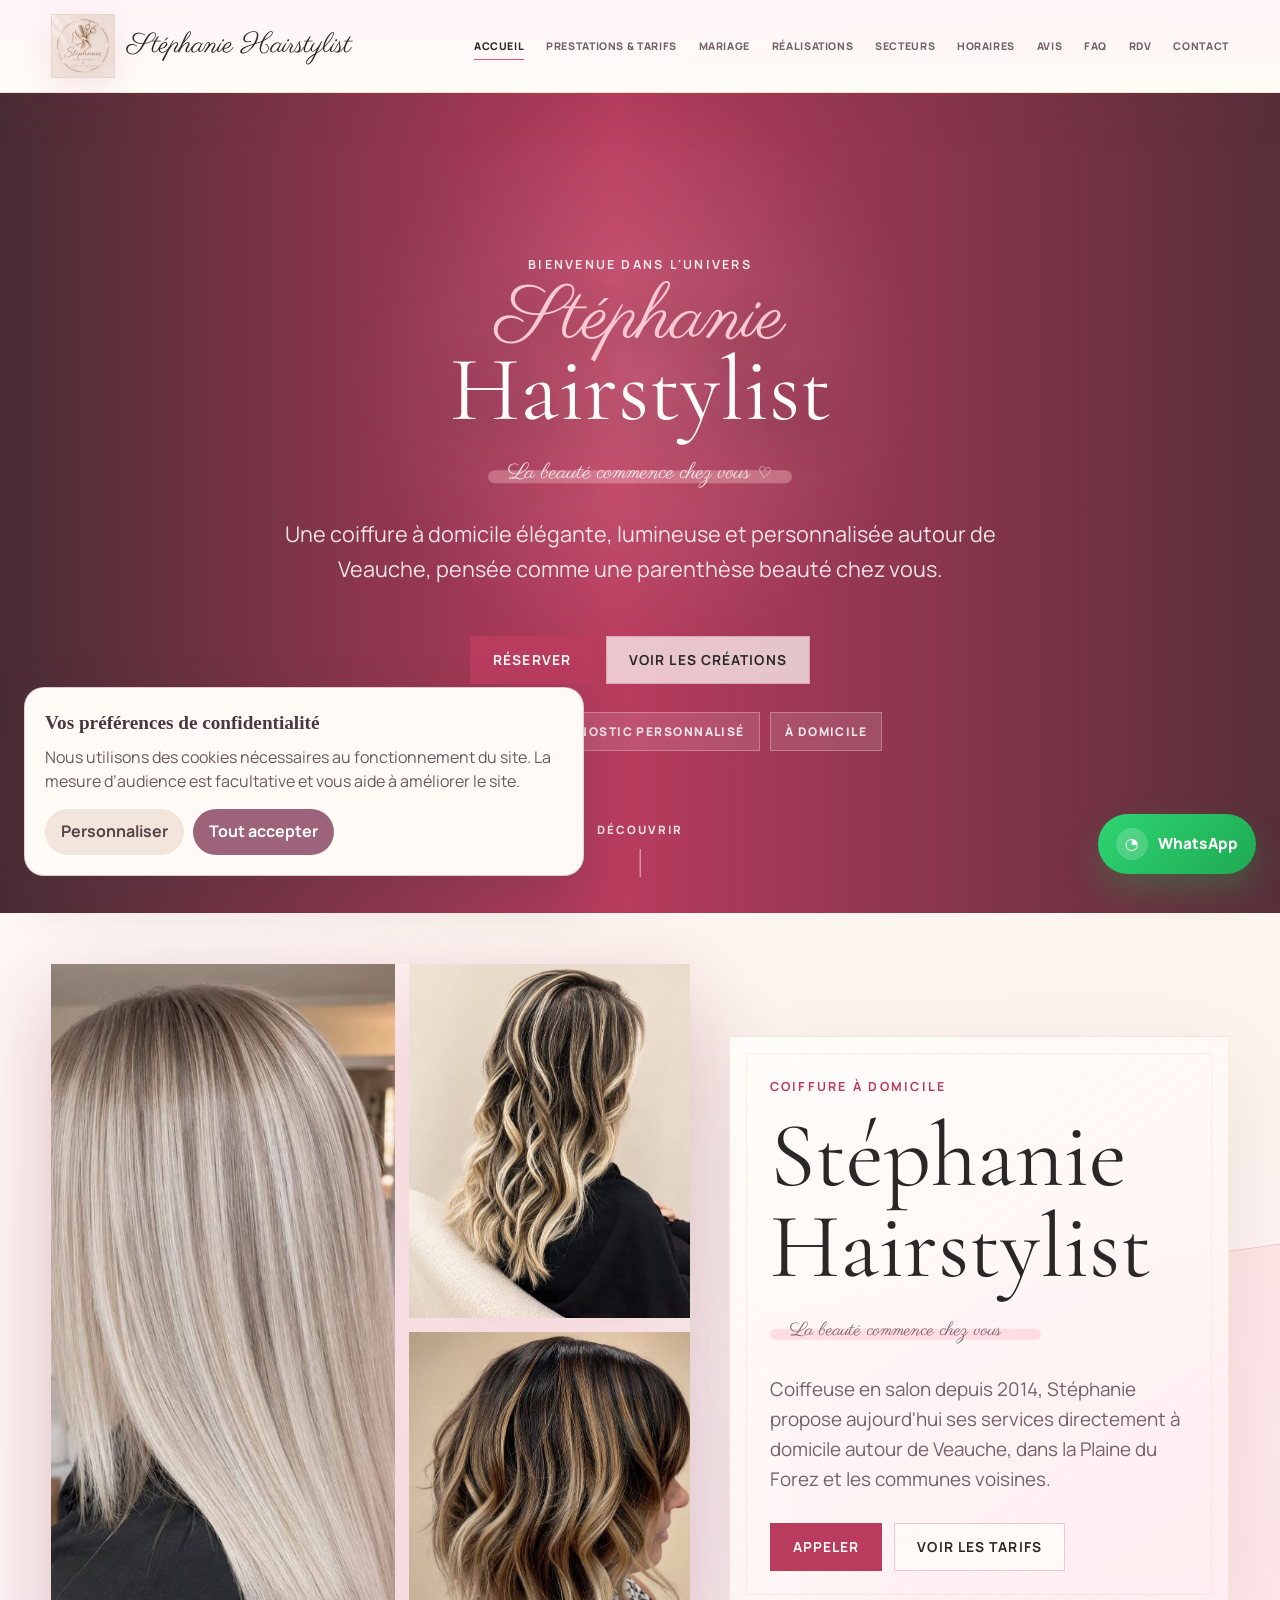
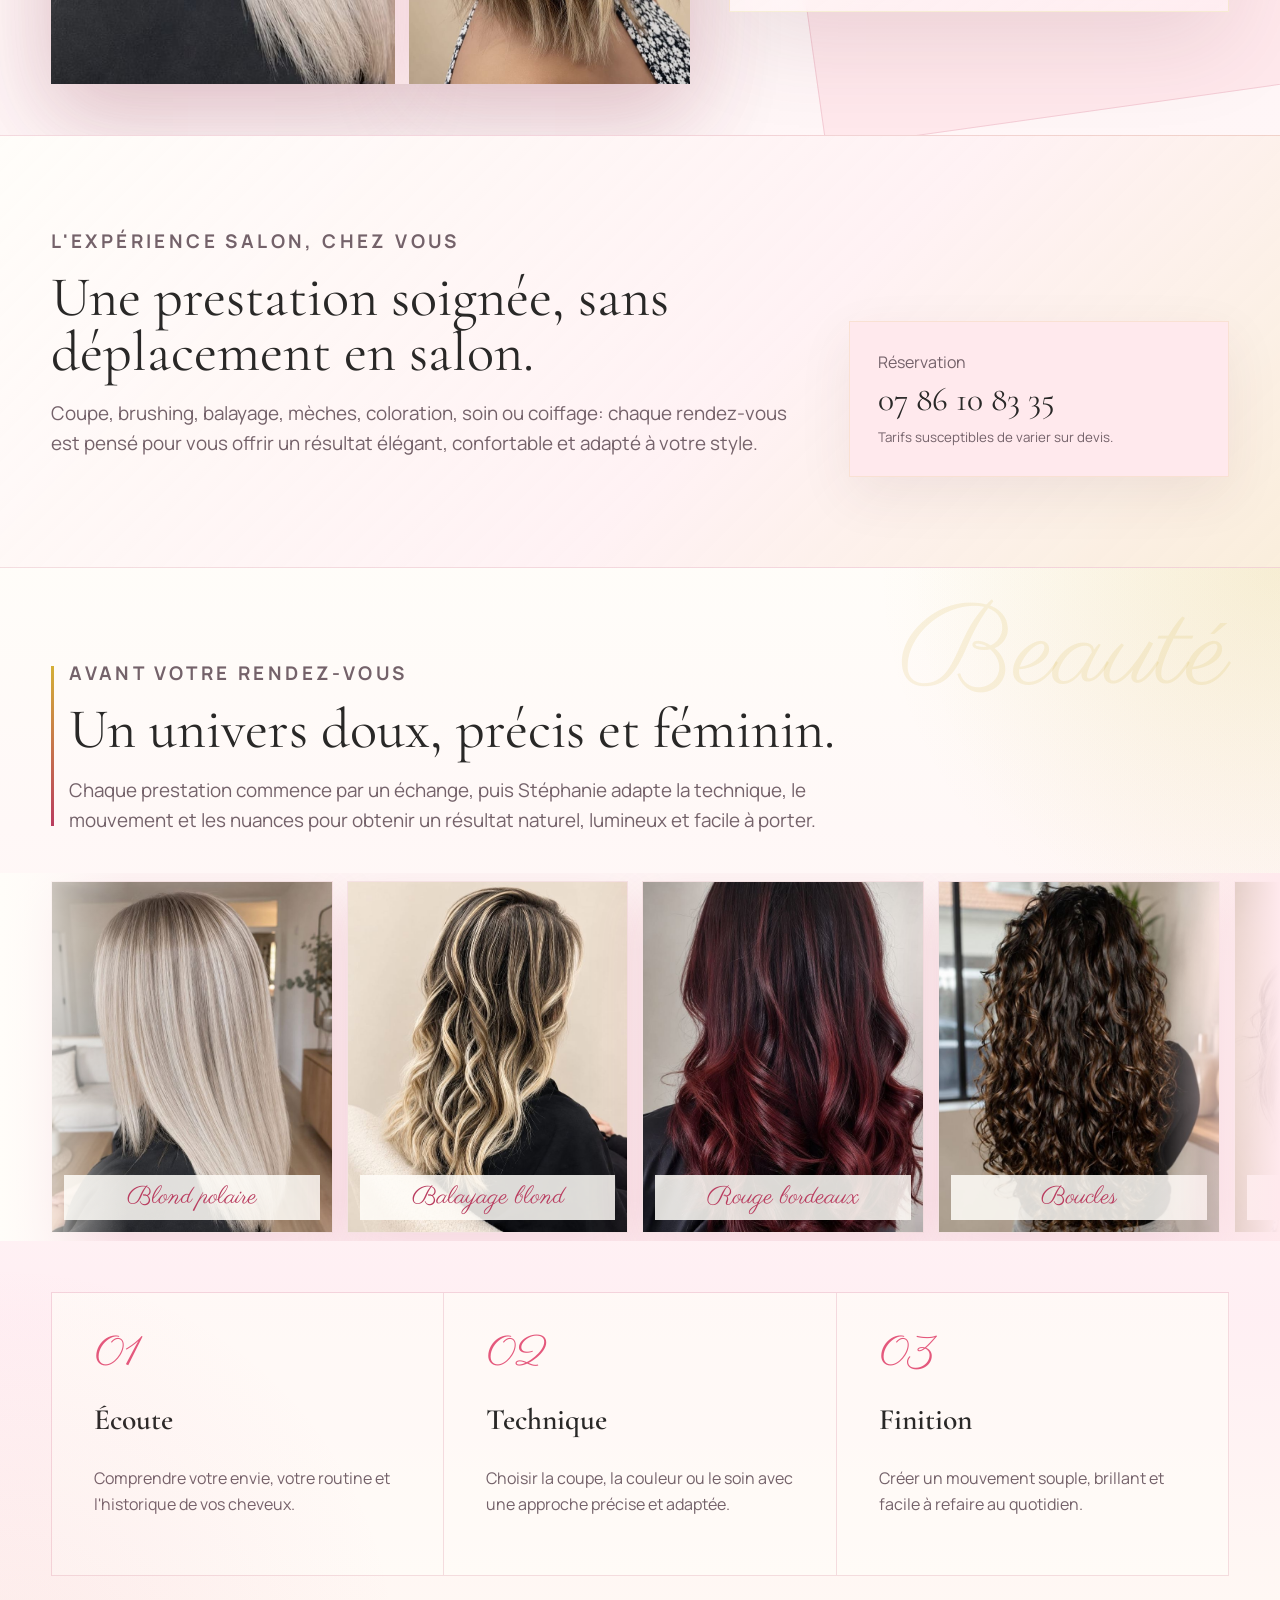
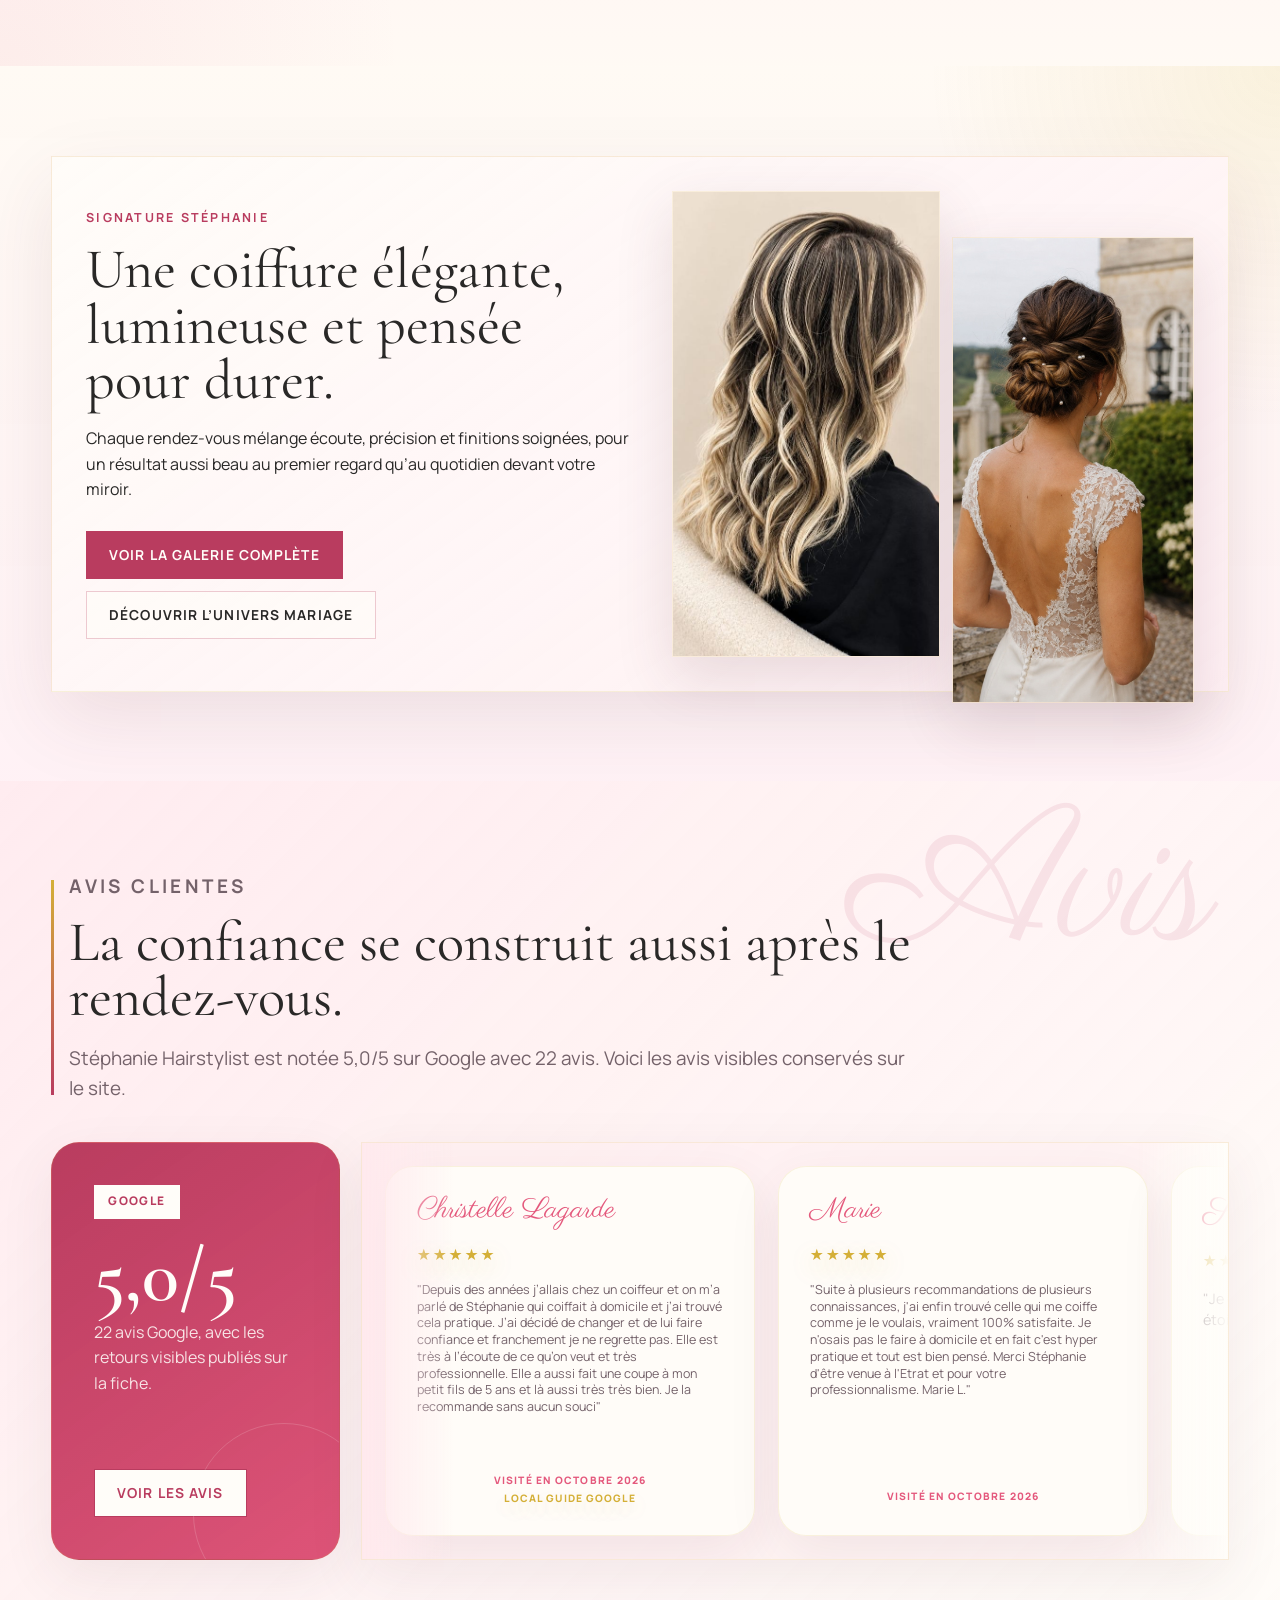
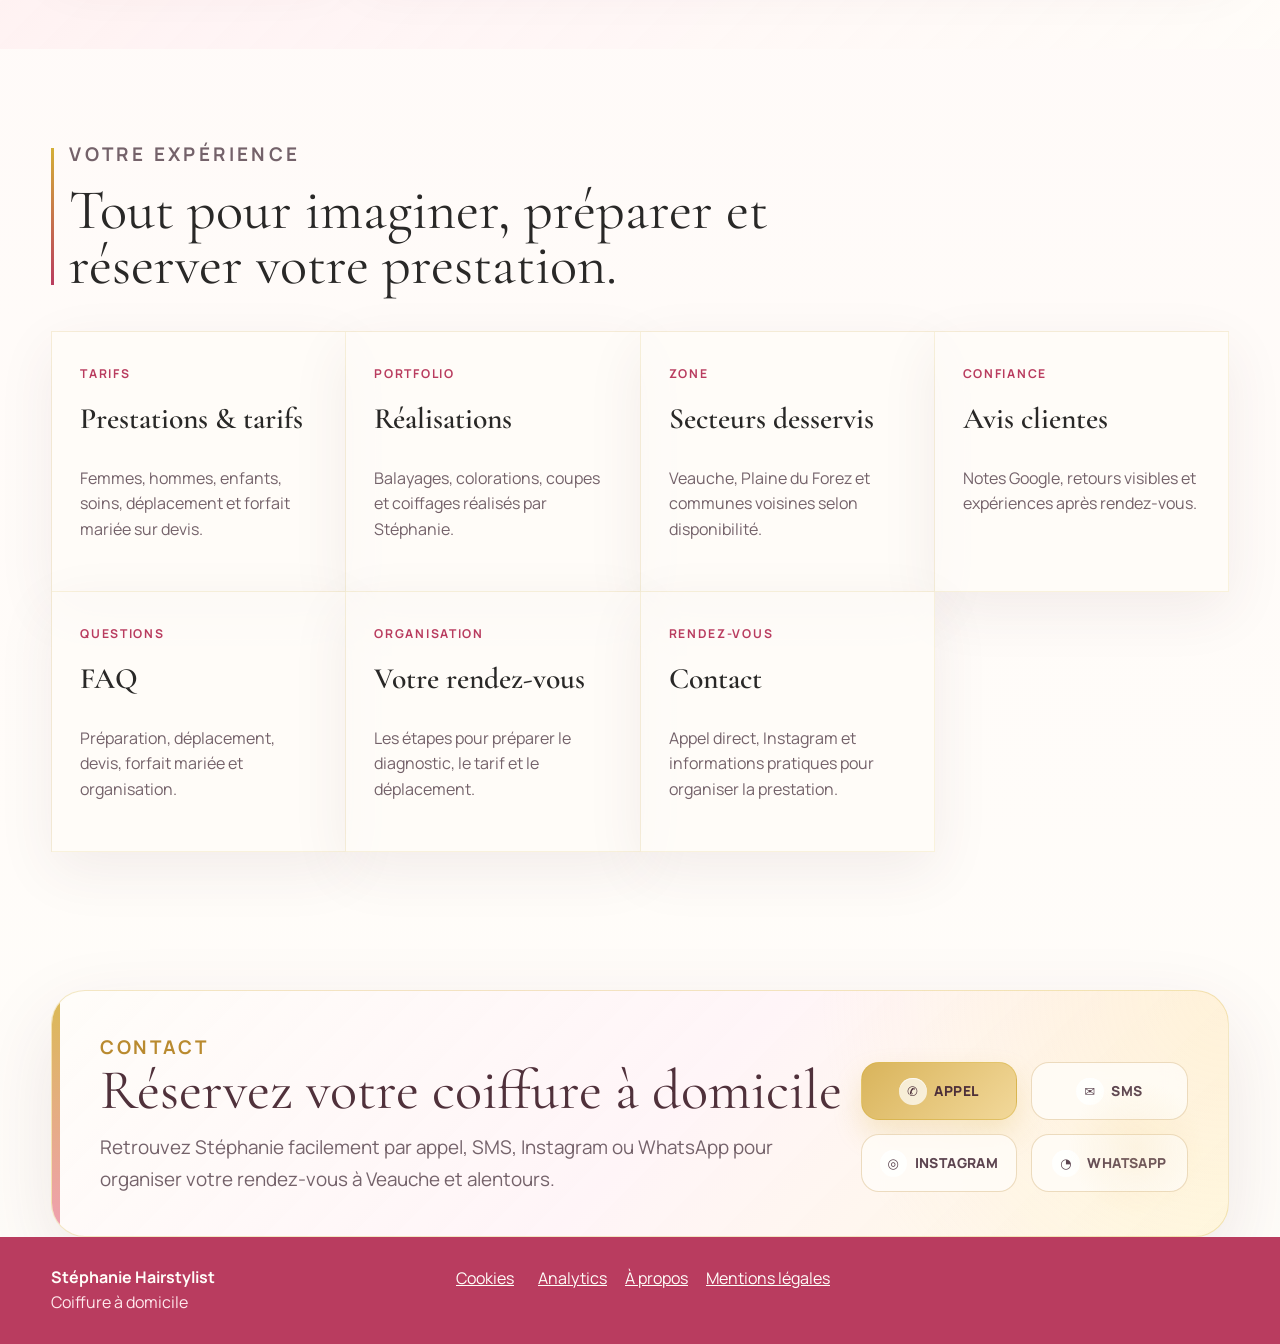
<file: index.html>
<!doctype html>
<html lang="fr">
  <head>
    <meta charset="utf-8">
    <meta name="viewport" content="width=device-width, initial-scale=1">
    <title>Coiffeuse à domicile à Veauche | Stéphanie Hairstylist</title>
    <meta name="description" content="Stéphanie Hairstylist, coiffeuse à domicile à Veauche et dans la Plaine du Forez. Coupes, colorations, balayages, mèches, soins et coiffures personnalisées à domicile.">
    <meta name="keywords" content="coiffeuse à domicile Veauche, coiffure à domicile Veauche, coiffeuse Plaine du Forez, coiffeuse Roche-la-Molière, coiffeuse Saint-Genest-Lerpt, balayage Veauche, coloration à domicile Forez">
    <link rel="canonical" href="https://hairstylist-stephanie.com/">
    <meta property="og:title" content="Stéphanie Hairstylist | Coiffeuse à domicile">
    <meta property="og:description" content="Votre coiffeuse à domicile dans la Plaine du Forez. Coupes, couleurs, mèches et prestations personnalisées. La beauté commence chez vous 🩷">
    <meta property="og:image" content="https://hairstylist-stephanie.com/assets/brand/social-share-facebook.jpg">
    <meta property="og:url" content="https://hairstylist-stephanie.com/">
    <meta property="og:type" content="website">
    <meta property="og:site_name" content="Stéphanie Hairstylist">
    <meta property="og:image:width" content="1200">
    <meta property="og:image:height" content="630">
    <meta property="og:image:alt" content="Stéphanie Hairstylist, coiffeuse à domicile">
    <meta property="og:image:secure_url" content="https://hairstylist-stephanie.com/assets/brand/social-share-facebook.jpg">
    <meta property="og:image:type" content="image/jpeg">
    <meta name="twitter:card" content="summary_large_image">
    <meta name="twitter:title" content="Stéphanie Hairstylist | Coiffeuse à domicile">
    <meta name="twitter:description" content="Votre coiffeuse à domicile dans la Plaine du Forez. Coupes, couleurs, mèches et prestations personnalisées. La beauté commence chez vous 🩷">
    <meta name="twitter:image" content="https://hairstylist-stephanie.com/assets/brand/social-share-facebook.jpg">
    <meta name="twitter:image:alt" content="Stéphanie Hairstylist, coiffeuse à domicile">
    <link rel="icon" href="/assets/brand/logo-2026.jpg">
    <link rel="stylesheet" href="/src/styles.css?v=20261029-consent-2">
    <script type="application/ld+json">
      {
        "@context": "https://schema.org",
        "@type": "HairSalon",
        "@id": "https://hairstylist-stephanie.com/#hair-salon",
        "name": "Stéphanie Hairstylist",
        "alternateName": "Stéphanie Hairstylist — Coiffeuse à domicile",
        "url": "https://hairstylist-stephanie.com/",
        "image": "https://hairstylist-stephanie.com/assets/brand/social-share-facebook.jpg",
        "telephone": "+33786108335",
        "description": "Coiffeuse à domicile autour de Veauche et dans la Plaine du Forez, spécialisée en coupes, brushing, colorations, balayages, mèches, soins et coiffures.",
        "serviceType": ["Coiffure à domicile", "Coiffeuse à domicile", "Coupe de cheveux", "Coloration", "Balayage", "Mèches", "Coiffure mariage"],
        "knowsAbout": ["Coiffure à domicile", "Coupe", "Brushing", "Coloration", "Balayage", "Mèches", "Soins capillaires", "Coiffure mariage"],
        "hasOfferCatalog": {
          "@type": "OfferCatalog",
          "name": "Prestations de coiffure à domicile",
          "itemListElement": [
            { "@type": "Offer", "itemOffered": { "@type": "Service", "name": "Coupe et coiffage à domicile" } },
            { "@type": "Offer", "itemOffered": { "@type": "Service", "name": "Coloration, balayage et mèches à domicile" } },
            { "@type": "Offer", "itemOffered": { "@type": "Service", "name": "Coiffure mariage à domicile" } }
          ]
        },
        "priceRange": "€€",
        "areaServed": [
          { "@type": "AdministrativeArea", "name": "Loire (42)" },
          { "@type": "Place", "name": "Plaine du Forez" },
          { "@type": "City", "name": "Veauche" },
          { "@type": "City", "name": "Savigneux" },
          { "@type": "City", "name": "Saint-Romain-le-Puy" },
          { "@type": "City", "name": "Sury-le-Comtal" },
          { "@type": "City", "name": "Feurs" },
          { "@type": "City", "name": "Boën-sur-Lignon" },
          { "@type": "City", "name": "Roche-la-Molière" },
          { "@type": "City", "name": "Saint-Genest-Lerpt" }
        ],
        "sameAs": ["https://www.instagram.com/steph_aniehairstylist"],
        "aggregateRating": {
          "@type": "AggregateRating",
          "ratingValue": "5.0",
          "reviewCount": "22",
          "bestRating": "5",
          "worstRating": "1"
        },
        "foundingDate": "2025-10-06",
        "identifier": [
          { "@type": "PropertyValue", "propertyID": "SIREN", "value": "991 918 376" },
          { "@type": "PropertyValue", "propertyID": "SIRET", "value": "991 918 376 00013" }
        ]
      }
    </script>
    <script defer src="/src/content.js?v=20260916-realisations-photos-2"></script>
    <script defer src="/src/app.js?v=20260916-sector-zone-loire-exclusions"></script>
    <script defer src="/stephanie-analytics/consent.js?v=20261029-4"></script>
    <script defer src="/stephanie-analytics/tracker.js?v=20261029-4"></script>
  </head>
  <body>
    <header class="site-header">
      <a class="brand" href="index.html" aria-label="Accueil Stéphanie Hairstylist">
        <img src="/assets/brand/logo-2026.jpg" alt="Logo Stéphanie Hairstylist">
        <span>Stéphanie Hairstylist</span>
      </a>
      <button class="nav-toggle" type="button" aria-label="Ouvrir le menu" aria-expanded="false">
        <span></span><span></span><span></span>
      </button>
      <nav class="main-nav" aria-label="Navigation principale">
        <a class="active" href="index.html">Accueil</a>
        <a href="/prestations.html">Prestations & tarifs</a>
        <a href="/mariage.html">Mariage</a>
        <a href="/realisations.html">Réalisations</a>
        <a href="/secteurs.html">Secteurs</a>
        <a href="/horaires.html">Horaires</a>
        <a href="/avis.html">Avis</a>
        <a href="/faq.html">FAQ</a>
        <a href="/rdv.html">RDV</a>
        <a href="/contact.html">Contact</a>
      </nav>
    </header>

    <main>
      <section class="entry-stage" id="entree" aria-label="Entrée Stéphanie Hairstylist">
        <div class="entry-slider" aria-hidden="true">
          <img src="/assets/hero/accueil-principale-20261022.jpg" alt="">
          <img src="/assets/hero/accueil-4608-blonde.jpg" alt="">
          <img src="/assets/hero/accueil-4604-rousse.jpg" alt="">
          <img src="/assets/hero/accueil-4605-blonde-wavy.jpg" alt="">
          <img src="/assets/hero/accueil-4603-blonde-miel.jpg" alt="">
        </div>
        <div class="entry-content">
          <p class="kicker">Bienvenue dans l'univers</p>
          <h1><span class="script-name">Stéphanie</span> Hairstylist</h1>
          <p class="home-slogan">La beauté commence chez vous <span aria-hidden="true">♡</span></p>
          <p>Une coiffure à domicile élégante, lumineuse et personnalisée autour de Veauche, pensée comme une parenthèse beauté chez vous.</p>
          <div class="hero-actions">
            <a class="button primary" href="tel:+33786108335">Réserver</a>
            <a class="button secondary glass" href="/realisations.html">Voir les créations</a>
          </div>
          <div class="entry-stats" aria-label="Points forts">
            <span>Depuis 2014</span>
            <span>Diagnostic personnalisé</span>
            <span>À domicile</span>
          </div>
        </div>
        <a class="scroll-cue" href="#accueil" aria-label="Découvrir le site">Découvrir</a>
      </section>

      <section class="hero" id="accueil">
        <div class="hero-media" aria-hidden="true">
          <img src="/assets/gallery/48-blond-polaire-lisse.jpg" alt="">
          <img src="/assets/gallery/50-balayage-blond-wavy.jpg" alt="">
          <img src="/assets/gallery/45-carre-balayage-contour.jpg" alt="">
        </div>
        <div class="hero-copy">
          <p class="kicker">Coiffure à domicile</p>
          <h1>Stéphanie Hairstylist</h1>
          <p class="home-slogan dark">La beauté commence chez vous <span aria-hidden="true">♡</span></p>
          <p>Coiffeuse en salon depuis 2014, Stéphanie propose aujourd'hui ses services directement à domicile autour de Veauche, dans la Plaine du Forez et les communes voisines.</p>
          <div class="hero-actions">
            <a class="button primary" href="tel:+33786108335">Appeler</a>
            <a class="button secondary" href="/prestations.html">Voir les tarifs</a>
          </div>
        </div>
      </section>

      <section class="intro-section intro-section-luxe">
        <div class="intro-copy">
          <p class="section-label">L'expérience salon, chez vous</p>
          <h2>Une prestation soignée, sans déplacement en salon.</h2>
          <p>Coupe, brushing, balayage, mèches, coloration, soin ou coiffage: chaque rendez-vous est pensé pour vous offrir un résultat élégant, confortable et adapté à votre style.</p>
        </div>
        <div class="quick-contact">
          <span>Réservation</span>
          <a href="tel:+33786108335">07 86 10 83 35</a>
          <small>Tarifs susceptibles de varier sur devis.</small>
        </div>
      </section>

      <section class="section beauty-showcase beauty-showcase-luxe">
        <div class="section-heading">
          <p class="section-label">Avant votre rendez-vous</p>
          <h2>Un univers doux, précis et féminin.</h2>
          <p>Chaque prestation commence par un échange, puis Stéphanie adapte la technique, le mouvement et les nuances pour obtenir un résultat naturel, lumineux et facile à porter.</p>
        </div>
        <div class="beauty-ribbon" aria-label="Aperçu des réalisations">
          <div class="beauty-ribbon-track">
            <figure><img src="/assets/gallery/48-blond-polaire-lisse.jpg" alt="Blond polaire lisse"><figcaption>Blond polaire</figcaption></figure>
            <figure><img src="/assets/gallery/50-balayage-blond-wavy.jpg" alt="Balayage blond wavy"><figcaption>Balayage blond</figcaption></figure>
            <figure><img src="/assets/gallery/43-rouge-bordeaux-wavy.jpg" alt="Rouge bordeaux wavy"><figcaption>Rouge bordeaux</figcaption></figure>
            <figure><img src="/assets/gallery/44-boucles-brunes-longues.jpg" alt="Boucles brunes longues"><figcaption>Boucles</figcaption></figure>
            <figure><img src="/assets/gallery/45-carre-balayage-contour.jpg" alt="Carré balayage contour"><figcaption>Carré balayage</figcaption></figure>
            <figure><img src="/assets/gallery/46-rose-framboise-boucles.jpg" alt="Rose framboise bouclé"><figcaption>Rose framboise</figcaption></figure>
            <figure><img src="/assets/gallery/47-lissage-caramel-dore.jpg" alt="Lissage caramel doré"><figcaption>Lissage caramel</figcaption></figure>
            <figure><img src="/assets/gallery/49-meches-brunes-lisses.jpg" alt="Mèches brunes lisses"><figcaption>Mèches</figcaption></figure>
            <figure><img src="/assets/gallery/33-carre-cuivre-glossy.svg" alt="Carré cuivré glossy"><figcaption>Cuivré</figcaption></figure>
            <figure><img src="/assets/gallery/36-balayage-brun-froid.svg" alt="Balayage brun froid"><figcaption>Brun lumineux</figcaption></figure>
            <figure><img src="/assets/gallery/41-carre-brun-meche.svg" alt="Court brun méché"><figcaption>Court méché</figcaption></figure>
            <figure><img src="/assets/gallery/42-rouge-glossy-carre.svg" alt="Rouge glossy court"><figcaption>Rouge glossy</figcaption></figure>
            <figure><img src="/assets/mariage/01-chignon-tresse-rousse.jpg" alt="Chignon tressé roux" loading="lazy"><figcaption>Mariage · Chignon tressé</figcaption></figure>
            <figure><img src="/assets/mariage/02-chignon-banane-brun.jpg" alt="Chignon banane brun" loading="lazy"><figcaption>Mariage · Chignon banane</figcaption></figure>
            <figure><img src="/assets/mariage/03-attache-basse-blonde.jpg" alt="Attache basse blonde" loading="lazy"><figcaption>Mariage · Attache basse</figcaption></figure>
            <figure><img src="/assets/mariage/04-tresse-basse-brune.jpg" alt="Tresse basse brune" loading="lazy"><figcaption>Mariage · Tresse basse</figcaption></figure>
            <figure><img src="/assets/mariage/05-chignon-bas-brun.jpg" alt="Chignon bas brun" loading="lazy"><figcaption>Mariage · Chignon bas</figcaption></figure>
            <figure><img src="/assets/mariage/06-tresse-basse-rousse.jpg" alt="Tresse basse rousse" loading="lazy"><figcaption>Mariage · Tresse rousse</figcaption></figure>
            <figure><img src="/assets/mariage/07-chignon-tresse-brun.jpg" alt="Chignon tressé brun" loading="lazy"><figcaption>Mariage · Chignon tressé</figcaption></figure>
            <figure><img src="/assets/mariage/08-tresse-longue-fleurie.jpg" alt="Tresse longue fleurie" loading="lazy"><figcaption>Mariage · Tresse fleurie</figcaption></figure>
            <figure><img src="/assets/mariage/09-carre-wavy-blond.jpg" alt="Carré wavy blond" loading="lazy"><figcaption>Mariage · Carré wavy</figcaption></figure>
            <figure><img src="/assets/mariage/10-wavy-long-brun.jpg" alt="Wavy long brun" loading="lazy"><figcaption>Mariage · Wavy brun</figcaption></figure>
            <figure><img src="/assets/mariage/11-queue-basse-brune.jpg" alt="Queue basse brune" loading="lazy"><figcaption>Mariage · Queue basse</figcaption></figure>
            <figure><img src="/assets/mariage/12-chignon-blond-lac.jpg" alt="Chignon blond romantique" loading="lazy"><figcaption>Mariage · Chignon blond</figcaption></figure>
            <figure><img src="/assets/mariage/13-tresse-bulle-brune.jpg" alt="Tresse bulle brune" loading="lazy"><figcaption>Mariage · Tresse bulle</figcaption></figure>
            <figure><img src="/assets/mariage/14-demi-attache-brune.jpg" alt="Demi-attache brune" loading="lazy"><figcaption>Mariage · Demi-attache</figcaption></figure>
            <figure><img src="/assets/mariage/15-queue-haute-blonde.jpg" alt="Queue haute blonde" loading="lazy"><figcaption>Mariage · Queue haute</figcaption></figure>
            <figure><img src="/assets/mariage/16-chignon-tresse-rousse-bijou.jpg" alt="Chignon tressé roux avec bijou" loading="lazy"><figcaption>Mariage · Tresse précieuse</figcaption></figure>
            <figure><img src="/assets/mariage/17-chignon-flou-roux.jpg" alt="Chignon flou roux" loading="lazy"><figcaption>Mariage · Chignon flou</figcaption></figure>
            <figure><img src="/assets/mariage/18-tresse-longue-blonde.jpg" alt="Tresse longue blonde" loading="lazy"><figcaption>Mariage · Tresse blonde</figcaption></figure>
            <figure><img src="/assets/mariage/19-wavy-blond-bijou.jpg" alt="Wavy blond avec bijou" loading="lazy"><figcaption>Mariage · Wavy blond</figcaption></figure>
            <figure><img src="/assets/mariage/20-chignon-bas-roux.jpg" alt="Chignon bas roux" loading="lazy"><figcaption>Mariage · Chignon roux</figcaption></figure>
            <figure><img src="/assets/mariage/21-chignon-tresse-perles.jpg" alt="Chignon tressé avec perles" loading="lazy"><figcaption>Mariage · Tresse et perles</figcaption></figure>
            <figure><img src="/assets/mariage/22-chignon-bas-brun-verriere.jpg" alt="Chignon bas brun" loading="lazy"><figcaption>Mariage · Chignon brun</figcaption></figure>
            <figure><img src="/assets/mariage/23-chignon-haut-brun.jpg" alt="Chignon haut brun" loading="lazy"><figcaption>Mariage · Chignon haut</figcaption></figure>
            <figure><img src="/assets/gallery/51-coupe-homme-degrade-barbe.jpg" alt="Dégradé homme avec barbe" loading="lazy"><figcaption>Homme · Dégradé et barbe</figcaption></figure>
            <figure><img src="/assets/gallery/52-coupe-homme-texture.jpg" alt="Coupe homme texturée" loading="lazy"><figcaption>Homme · Coupe texturée</figcaption></figure>
            <figure><img src="/assets/gallery/53-coupe-homme-boucle-degrade.jpg" alt="Dégradé bouclé homme" loading="lazy"><figcaption>Homme · Dégradé bouclé</figcaption></figure>
            <figure><img src="/assets/gallery/54-coupe-homme-longue-bouclee.jpg" alt="Coupe homme longue bouclée" loading="lazy"><figcaption>Homme · Boucles longues</figcaption></figure>
            <figure><img src="/assets/gallery/55-coupe-homme-degrade-naturel.jpg" alt="Dégradé naturel homme" loading="lazy"><figcaption>Homme · Dégradé naturel</figcaption></figure>
            <figure><img src="/assets/homme/codex-clipboard-8e6dac6a-ccc5-4b49-90c0-f9670b055e3d.jpg" alt="Coupe homme naturel en lumière dorée" loading="lazy"><figcaption>Homme · Lumière dorée</figcaption></figure>
            <figure><img src="/assets/homme/codex-clipboard-05c6ee0b-7695-4b1d-ada2-12fd46596fd2.jpg" alt="Coupe homme barbe et volume urbain" loading="lazy"><figcaption>Homme · Barbe et volume</figcaption></figure>
            <figure><img src="/assets/homme/codex-clipboard-d5243a38-d0f3-4e5e-ab60-feb4e8b10f4e.jpg" alt="Coupe homme dégradé moderne" loading="lazy"><figcaption>Homme · Dégradé moderne</figcaption></figure>
            <figure><img src="/assets/homme/codex-clipboard-cab016f2-52ed-4c7f-b7bf-13b621d523ee.jpg" alt="Coupe homme esprit nature" loading="lazy"><figcaption>Homme · Esprit nature</figcaption></figure>
            <figure><img src="/assets/homme/codex-clipboard-1c58c98a-18e3-417d-bc35-ca9e4a66d842.jpg" alt="Coupe homme élégante en ville" loading="lazy"><figcaption>Homme · Élégance urbaine</figcaption></figure>
            <figure><img src="/assets/homme/codex-clipboard-bd2f6b21-feef-4ff8-8a04-1fb283969ea7.jpg" alt="Coupe homme wavy bord de mer" loading="lazy"><figcaption>Homme · Bord de mer</figcaption></figure>
          </div>
        </div>
        <div class="experience-steps">
          <article>
            <span>01</span>
            <h3>Écoute</h3>
            <p>Comprendre votre envie, votre routine et l'historique de vos cheveux.</p>
          </article>
          <article>
            <span>02</span>
            <h3>Technique</h3>
            <p>Choisir la coupe, la couleur ou le soin avec une approche précise et adaptée.</p>
          </article>
          <article>
            <span>03</span>
            <h3>Finition</h3>
            <p>Créer un mouvement souple, brillant et facile à refaire au quotidien.</p>
          </article>
        </div>
      </section>

      <section class="section signature-section">
        <div class="signature-panel">
          <div class="signature-copy">
            <p class="section-label">Signature Stéphanie</p>
            <h2>Une coiffure élégante, lumineuse et pensée pour durer.</h2>
            <p>Chaque rendez-vous mélange écoute, précision et finitions soignées, pour un résultat aussi beau au premier regard qu’au quotidien devant votre miroir.</p>
            <div class="hero-actions">
              <a class="button primary" href="/realisations.html">Voir la galerie complète</a>
              <a class="button secondary" href="/mariage.html">Découvrir l’univers mariage</a>
            </div>
          </div>
          <div class="signature-visual" aria-hidden="true">
            <img src="/assets/gallery/50-balayage-blond-wavy.jpg" alt="">
            <img src="/assets/mariage/21-chignon-tresse-perles.jpg" alt="">
          </div>
        </div>
      </section>

      <section class="section reviews-section" id="avis">
        <div class="section-heading">
          <p class="section-label">Avis clientes</p>
          <h2>La confiance se construit aussi après le rendez-vous.</h2>
          <p>Stéphanie Hairstylist est notée 5,0/5 sur Google avec 22 avis. Voici les avis visibles conservés sur le site.</p>
        </div>
        <div class="reviews-layout home-reviews-layout">
          <article class="reviews-score">
            <span class="reviews-mark">Google</span>
            <strong>5,0/5</strong>
            <p>22 avis Google, avec les retours visibles publiés sur la fiche.</p>
            <a class="button primary" href="https://www.google.com/search?q=hairstylist+st%C3%A9phanie+veauche" target="_blank" rel="noreferrer">Voir les avis</a>
          </article>
          <div class="reviews-marquee" aria-label="Avis clients Google défilants">
            <div class="reviews-marquee-track">
              <article class="review-card long-review">
                <span>Christelle Lagarde</span>
                <div class="review-stars" aria-label="Note 5 sur 5">★★★★★</div>
                <p>"Depuis des années j’allais chez un coiffeur et on m’a parlé de Stéphanie qui coiffait à domicile et j’ai trouvé cela pratique. J’ai décidé de changer et de lui faire confiance et franchement je ne regrette pas. Elle est très à l’écoute de ce qu’on veut et très professionnelle. Elle a aussi fait une coupe à mon petit fils de 5 ans et là aussi très très bien. Je la recommande sans aucun souci"</p>
                <small class="review-meta">
                  <span>Visité en octobre 2026</span>
                  <span class="local-guide">Local Guide Google</span>
                </small>
              </article>
              <article class="review-card long-review">
                <span>Marie</span>
                <div class="review-stars" aria-label="Note 5 sur 5">★★★★★</div>
                <p>"Suite à plusieurs recommandations de plusieurs connaissances, j'ai enfin trouvé celle qui me coiffe comme je le voulais, vraiment 100% satisfaite. Je n'osais pas le faire à domicile et en fait c'est hyper pratique et tout est bien pensé. Merci Stéphanie d'être venue à l'Etrat et pour votre professionnalisme. Marie L."</p>
                <small>Visité en octobre 2026</small>
              </article>
              <article class="review-card">
                <span>Shay Ïna</span>
                <div class="review-stars" aria-label="Note 5 sur 5">★★★★★</div>
                <p>"Je confirme tous les autres avis avec 5 étoiles. Très contente"</p>
                <small class="review-meta">
                  <span>Visité en septembre 2026</span>
                  <span class="local-guide">Local Guide Google</span>
                </small>
              </article>
              <article class="review-card long-review">
                <span>Jade Murat</span>
                <div class="review-stars" aria-label="Note 5 sur 5">★★★★★</div>
                <p>"Stéphanie me coiffe depuis plusieurs années, c'est une excellente coiffeuse, de bons conseils, à l'écoute, qui connait vraiment son métier. On peut que lui faire confiance :)"</p>
                <small>Visité en septembre 2026</small>
              </article>
              <article class="review-card long-review">
                <span>Francoise</span>
                <div class="review-stars" aria-label="Note 5 sur 5">★★★★★</div>
                <p>"Je connais Stéphanie depuis quelques années maintenant c’est la meilleure coiffeuse que j’ai pu connaître. De bons conseils, à l’écoute et, surtout un sacré talent. Comme à chaque passage je ne suis jamais déçue. Elle est exceptionnelle 🧚‍♀️"</p>
                <small>Visité en septembre 2026</small>
              </article>
              <article class="review-card long-review">
                <span>Nath Di Luoffo</span>
                <div class="review-stars" aria-label="Note 5 sur 5">★★★★★</div>
                <p>"Je recommande vivement! Stéphanie est une excellente coiffeuse ,de bon conseil et à l'écoute.Je suis vraiment satisfaite de ma coupe et Stéphanie a réalisé un ombré parfait! Très professionnelle et disponible, on est tout de suite en confiance. Merci beaucoup! Une nouvelle cliente fidèle. Nathalie D L"</p>
                <small>Visité en septembre 2026</small>
              </article>
              <article class="review-card long-review">
                <span>Alouache Sofiane</span>
                <div class="review-stars" aria-label="Note 5 sur 5">★★★★★</div>
                <p>"Première fois que nous essayons une coiffeuse à domicile , Et ben s'était parfait , une prestation bien exécuter pour moi ma femme et mon fils , Professionnellement parfaite ! Humainement incroyable . Coiffeuse à l'écoute , arrangeante , douce, sociable et professionnelle. Merci encore ! Nous vous recontacterons rapidement 🙏"</p>
                <small class="review-meta">
                  <span>Visité en août 2026</span>
                  <span class="local-guide">Local Guide Google</span>
                </small>
              </article>
              <article class="review-card">
                <span>Priscilla Loubier</span>
                <div class="review-stars" aria-label="Note 5 sur 5">★★★★★</div>
                <p>"Coiffeuse au top , très agréable et se déplace à domicile. Je recommande les yeux fermés !"</p>
                <small>Visité en août 2026</small>
              </article>
              <article class="review-card">
                <span>Matis Vandendriessche</span>
                <div class="review-stars" aria-label="Note 5 sur 5">★★★★★</div>
                <p>"le professionnalisme de cette coiffeuse est au top je recommande fortement !!"</p>
                <small>Visité en août 2026</small>
              </article>
              <article class="review-card long-review" aria-hidden="true">
                <span>Nath Di Luoffo</span>
                <div class="review-stars" aria-label="Note 5 sur 5">★★★★★</div>
                <p>"Je recommande vivement! Stéphanie est une excellente coiffeuse ,de bon conseil et à l'écoute.Je suis vraiment satisfaite de ma coupe et Stéphanie a réalisé un ombré parfait! Très professionnelle et disponible, on est tout de suite en confiance. Merci beaucoup! Une nouvelle cliente fidèle. Nathalie D L"</p>
                <small>Visité en septembre 2026</small>
              </article>
              <article class="review-card long-review" aria-hidden="true">
                <span>Alouache Sofiane</span>
                <div class="review-stars" aria-label="Note 5 sur 5">★★★★★</div>
                <p>"Première fois que nous essayons une coiffeuse à domicile , Et ben s'était parfait , une prestation bien exécuter pour moi ma femme et mon fils , Professionnellement parfaite ! Humainement incroyable . Coiffeuse à l'écoute , arrangeante , douce, sociable et professionnelle. Merci encore ! Nous vous recontacterons rapidement 🙏"</p>
                <small class="review-meta">
                  <span>Visité en août 2026</span>
                  <span class="local-guide">Local Guide Google</span>
                </small>
              </article>
              <article class="review-card" aria-hidden="true">
                <span>Priscilla Loubier</span>
                <div class="review-stars" aria-label="Note 5 sur 5">★★★★★</div>
                <p>"Coiffeuse au top , très agréable et se déplace à domicile. Je recommande les yeux fermés !"</p>
                <small>Visité en août 2026</small>
              </article>
              <article class="review-card" aria-hidden="true">
                <span>Matis Vandendriessche</span>
                <div class="review-stars" aria-label="Note 5 sur 5">★★★★★</div>
                <p>"le professionnalisme de cette coiffeuse est au top je recommande fortement !!"</p>
                <small>Visité en août 2026</small>
              </article>
              <article class="review-card">
                <span>Leslie Berthomieu</span>
                <div class="review-stars" aria-label="Note 5 sur 5">★★★★★</div>
                <p>"Stéphanie est super, à l'écoute elle sait vous rendre belle. Elle connaît son boulot sur le bout des doigts et je la recommande à 100%."</p>
                <small class="review-meta">
                  <span>Visité en juillet 2026</span>
                  <span class="local-guide">Local Guide Google</span>
                </small>
              </article>
              <article class="review-card long-review dense-review">
                <span>De Sousa Samuel</span>
                <div class="review-stars" aria-label="Note 5 sur 5">★★★★★</div>
                <p>"Cela fait plusieurs fois que je fais appel à cette coiffeuse à domicile et je ne peux que la recommander ! Elle est toujours ponctuelle, très professionnelle et d’une grande gentillesse. Elle prend vraiment le temps de conseiller et de comprendre ce que l’on souhaite. On sent qu’elle privilégie la qualité plutôt que la quantité, avec beaucoup de soin et de précision dans son travail. Le résultat est toujours impeccable et correspond parfaitement à mes attentes. Un vrai confort de profiter d’une prestation de qualité directement à domicile, avec une personne passionnée, à l’écoute et très agréable. Je recommande les yeux fermés !"</p>
                <small>Visité en juillet 2026</small>
              </article>
              <article class="review-card">
                <span>Anthony Martine</span>
                <div class="review-stars" aria-label="Note 5 sur 5">★★★★★</div>
                <p>"Excellente coiffeuse, qui s’est occupé de ma femme et moi même. Vraiment a l’écoute, professionnelle et très soucieuse de chaque petit détail. Nous recommandons fortement et la remercions pour sa gentillesse."</p>
                <small>Visité en juillet 2026</small>
              </article>
              <article class="review-card">
                <span>Passion Pêche</span>
                <div class="review-stars" aria-label="Note 5 sur 5">★★★★★</div>
                <p>"Très content de sa prestation, une vraie professionnelle, on sent qu'elle est passionnée, et le résultat a été parfait."</p>
                <small>Visité en juillet 2026</small>
              </article>
              <article class="review-card">
                <span>Selma Aït Addi</span>
                <div class="review-stars" aria-label="Note 5 sur 5">★★★★★</div>
                <p>"Vraiment très très contente de Stéphanie, on me l'avait recommandé, dorénavant ce ne sera qu'elle qui aura mes cheveux entre ses mains !"</p>
                <small>Visité en juillet 2026</small>
              </article>
              <article class="review-card">
                <span>Marion Gillet De Thorey</span>
                <div class="review-stars" aria-label="Note 5 sur 5">★★★★★</div>
                <p>"Super coiffeuse à domicile. Professionnelle et très sympathique. J'ai toujours eu peur d'aller chez le coiffeur et j'ai été entièrement satisfaite des services de Stéphanie ! Je la recommande à 100%."</p>
                <small>Visité en juillet 2026</small>
              </article>
              <article class="review-card">
                <span>Yohan Pradier</span>
                <div class="review-stars" aria-label="Note 5 sur 5">★★★★★</div>
                <p>"Très satisfait de ma nouvelle coupe de cheveux et du taillage de ma barbe je suis ravis"</p>
                <small>Visité en juin 2026</small>
              </article>
              <article class="review-card" aria-hidden="true">
                <span>Leslie Berthomieu</span>
                <div class="review-stars" aria-label="Note 5 sur 5">★★★★★</div>
                <p>"Stéphanie est super, à l'écoute elle sait vous rendre belle. Elle connaît son boulot sur le bout des doigts et je la recommande à 100%."</p>
                <small class="review-meta">
                  <span>Visité en juillet 2026</span>
                  <span class="local-guide">Local Guide Google</span>
                </small>
              </article>
              <article class="review-card long-review dense-review" aria-hidden="true">
                <span>De Sousa Samuel</span>
                <div class="review-stars" aria-label="Note 5 sur 5">★★★★★</div>
                <p>"Cela fait plusieurs fois que je fais appel à cette coiffeuse à domicile et je ne peux que la recommander ! Elle est toujours ponctuelle, très professionnelle et d’une grande gentillesse. Elle prend vraiment le temps de conseiller et de comprendre ce que l’on souhaite. On sent qu’elle privilégie la qualité plutôt que la quantité, avec beaucoup de soin et de précision dans son travail. Le résultat est toujours impeccable et correspond parfaitement à mes attentes. Un vrai confort de profiter d’une prestation de qualité directement à domicile, avec une personne passionnée, à l’écoute et très agréable. Je recommande les yeux fermés !"</p>
                <small>Visité en juillet 2026</small>
              </article>
              <article class="review-card" aria-hidden="true">
                <span>Anthony Martine</span>
                <div class="review-stars" aria-label="Note 5 sur 5">★★★★★</div>
                <p>"Excellente coiffeuse, qui s’est occupé de ma femme et moi même. Vraiment a l’écoute, professionnelle et très soucieuse de chaque petit détail. Nous recommandons fortement et la remercions pour sa gentillesse."</p>
                <small>Visité en juillet 2026</small>
              </article>
              <article class="review-card" aria-hidden="true">
                <span>Passion Pêche</span>
                <div class="review-stars" aria-label="Note 5 sur 5">★★★★★</div>
                <p>"Très content de sa prestation, une vraie professionnelle, on sent qu'elle est passionnée, et le résultat a été parfait."</p>
                <small>Visité en juillet 2026</small>
              </article>
              <article class="review-card" aria-hidden="true">
                <span>Selma Aït Addi</span>
                <div class="review-stars" aria-label="Note 5 sur 5">★★★★★</div>
                <p>"Vraiment très très contente de Stéphanie, on me l'avait recommandé, dorénavant ce ne sera qu'elle qui aura mes cheveux entre ses mains !"</p>
                <small>Visité en juillet 2026</small>
              </article>
              <article class="review-card" aria-hidden="true">
                <span>Marion Gillet De Thorey</span>
                <div class="review-stars" aria-label="Note 5 sur 5">★★★★★</div>
                <p>"Super coiffeuse à domicile. Professionnelle et très sympathique. J'ai toujours eu peur d'aller chez le coiffeur et j'ai été entièrement satisfaite des services de Stéphanie ! Je la recommande à 100%."</p>
                <small>Visité en juillet 2026</small>
              </article>
              <article class="review-card" aria-hidden="true">
                <span>Yohan Pradier</span>
                <div class="review-stars" aria-label="Note 5 sur 5">★★★★★</div>
                <p>"Très satisfait de ma nouvelle coupe de cheveux et du taillage de ma barbe je suis ravis"</p>
                <small>Visité en juin 2026</small>
              </article>
              <article class="review-card">
                <span>L'Hois Mariane</span>
                <div class="review-stars" aria-label="Note 5 sur 5">★★★★★</div>
                <p>"La coupe était parfaite."</p>
                <small>Visité en décembre 2025</small>
              </article>
              <article class="review-card">
                <span>L'or du temps</span>
                <div class="review-stars" aria-label="Note 5 sur 5">★★★★★</div>
                <p>"Le rendez-vous s'est merveilleusement bien passé."</p>
                <small>Visité en décembre 2025</small>
              </article>
              <article class="review-card">
                <span>Le J 78</span>
                <div class="review-stars" aria-label="Note 5 sur 5">★★★★★</div>
                <p>"J'ai essayé cette coiffeuse a domicile. Et j'en suis pas déçu je recommande fortement. Elle est vraiment professionnelle et sympathique."</p>
                <small>Visité en octobre 2025</small>
              </article>
              <article class="review-card" aria-hidden="true">
                <span>L'Hois Mariane</span>
                <div class="review-stars" aria-label="Note 5 sur 5">★★★★★</div>
                <p>"La coupe était parfaite."</p>
                <small>Visité en décembre 2025</small>
              </article>
              <article class="review-card" aria-hidden="true">
                <span>L'or du temps</span>
                <div class="review-stars" aria-label="Note 5 sur 5">★★★★★</div>
                <p>"Le rendez-vous s'est merveilleusement bien passé."</p>
                <small>Visité en décembre 2025</small>
              </article>
              <article class="review-card" aria-hidden="true">
                <span>Le J 78</span>
                <div class="review-stars" aria-label="Note 5 sur 5">★★★★★</div>
                <p>"J'ai essayé cette coiffeuse a domicile. Et j'en suis pas déçu je recommande fortement. Elle est vraiment professionnelle et sympathique."</p>
                <small>Visité en octobre 2025</small>
              </article>
              <article class="review-card">
                <span>Sini Sweets</span>
                <div class="review-stars" aria-label="Note 5 sur 5">★★★★★</div>
                <p>Avis 5/5 publié sur Google.</p>
                <small>Visité en novembre 2025</small>
              </article>
              <article class="review-card">
                <span>Daniel Poulard</span>
                <div class="review-stars" aria-label="Note 5 sur 5">★★★★★</div>
                <p>"Du super boulot, et une personne super sympathique."</p>
                <small>Visité en octobre 2025</small>
              </article>
              <article class="review-card">
                <span>McFrite 78</span>
                <div class="review-stars" aria-label="Note 5 sur 5">★★★★★</div>
                <p>Avis 5/5 publié sur Google.</p>
                <small>Visité en octobre 2025</small>
              </article>
              <article class="review-card" aria-hidden="true">
                <span>Daniel Poulard</span>
                <div class="review-stars" aria-label="Note 5 sur 5">★★★★★</div>
                <p>"Du super boulot, et une personne super sympathique."</p>
                <small>Visité en octobre 2025</small>
              </article>
            
            </div>
          </div>
        </div>
      </section>

      <section class="section">
        <div class="section-heading">
          <p class="section-label">Votre expérience</p>
          <h2>Tout pour imaginer, préparer et réserver votre prestation.</h2>
        </div>
        <div class="page-link-grid">
          <a class="page-link-card" href="/prestations.html">
            <span>Tarifs</span>
            <h3>Prestations & tarifs</h3>
            <p>Femmes, hommes, enfants, soins, déplacement et forfait mariée sur devis.</p>
          </a>
          <a class="page-link-card" href="/realisations.html">
            <span>Portfolio</span>
            <h3>Réalisations</h3>
            <p>Balayages, colorations, coupes et coiffages réalisés par Stéphanie.</p>
          </a>
          <a class="page-link-card" href="/secteurs.html">
            <span>Zone</span>
            <h3>Secteurs desservis</h3>
            <p>Veauche, Plaine du Forez et communes voisines selon disponibilité.</p>
          </a>
          <a class="page-link-card" href="/avis.html">
            <span>Confiance</span>
            <h3>Avis clientes</h3>
            <p>Notes Google, retours visibles et expériences après rendez-vous.</p>
          </a>
          <a class="page-link-card" href="/faq.html">
            <span>Questions</span>
            <h3>FAQ</h3>
            <p>Préparation, déplacement, devis, forfait mariée et organisation.</p>
          </a>
          <a class="page-link-card" href="/rdv.html">
            <span>Organisation</span>
            <h3>Votre rendez-vous</h3>
            <p>Les étapes pour préparer le diagnostic, le tarif et le déplacement.</p>
          </a>
          <a class="page-link-card" href="/contact.html">
            <span>Rendez-vous</span>
            <h3>Contact</h3>
            <p>Appel direct, Instagram et informations pratiques pour organiser la prestation.</p>
          </a>
        </div>
      </section>

            <section class="contact-section contact-section--final">
        <div>
          <p class="section-label">Contact</p>
          <h2>Réservez votre coiffure à domicile</h2>
          <p>Retrouvez Stéphanie facilement par appel, SMS, Instagram ou WhatsApp pour organiser votre rendez-vous à Veauche et alentours.</p>
        </div>
        <div class="contact-actions">
          <a class="button primary" href="tel:+33786108335">Appel</a>
          <a class="button secondary" href="sms:+33786108335">SMS</a>
          <a class="button secondary" href="https://www.instagram.com/steph_aniehairstylist" target="_blank" rel="noreferrer">Instagram</a>
          <a class="button secondary" href="https://wa.me/33786108335" target="_blank" rel="noreferrer">WhatsApp</a>
        </div>
      </section>
    </main>
    <a class="floating-contact floating-contact--desktop" href="https://wa.me/33786108335" target="_blank" rel="noreferrer" aria-label="Contacter Stéphanie sur WhatsApp"><span>WhatsApp</span></a>
    <a class="floating-contact floating-contact--mobile" href="sms:+33786108335" aria-label="Envoyer un SMS à Stéphanie"><span>SMS</span></a>

    <footer class="footer">
      <div>
        <strong>Stéphanie Hairstylist</strong>
        <span>Coiffure à domicile</span>
      </div>
      <div class="footer-actions">
        <button class="footer-link" type="button" data-cookie-settings>Cookies</button>
        <a class="footer-link" href="https://stephanie-analytics.stephanie-analytics.workers.dev/admin" target="_blank" rel="noopener">Analytics</a>
        <a class="footer-link" href="/a-propos.html">À propos</a>
        <a class="footer-link" href="/mentions-legales.html">Mentions légales</a>
      </div>
    </footer>
  </body>
</html>
</file>
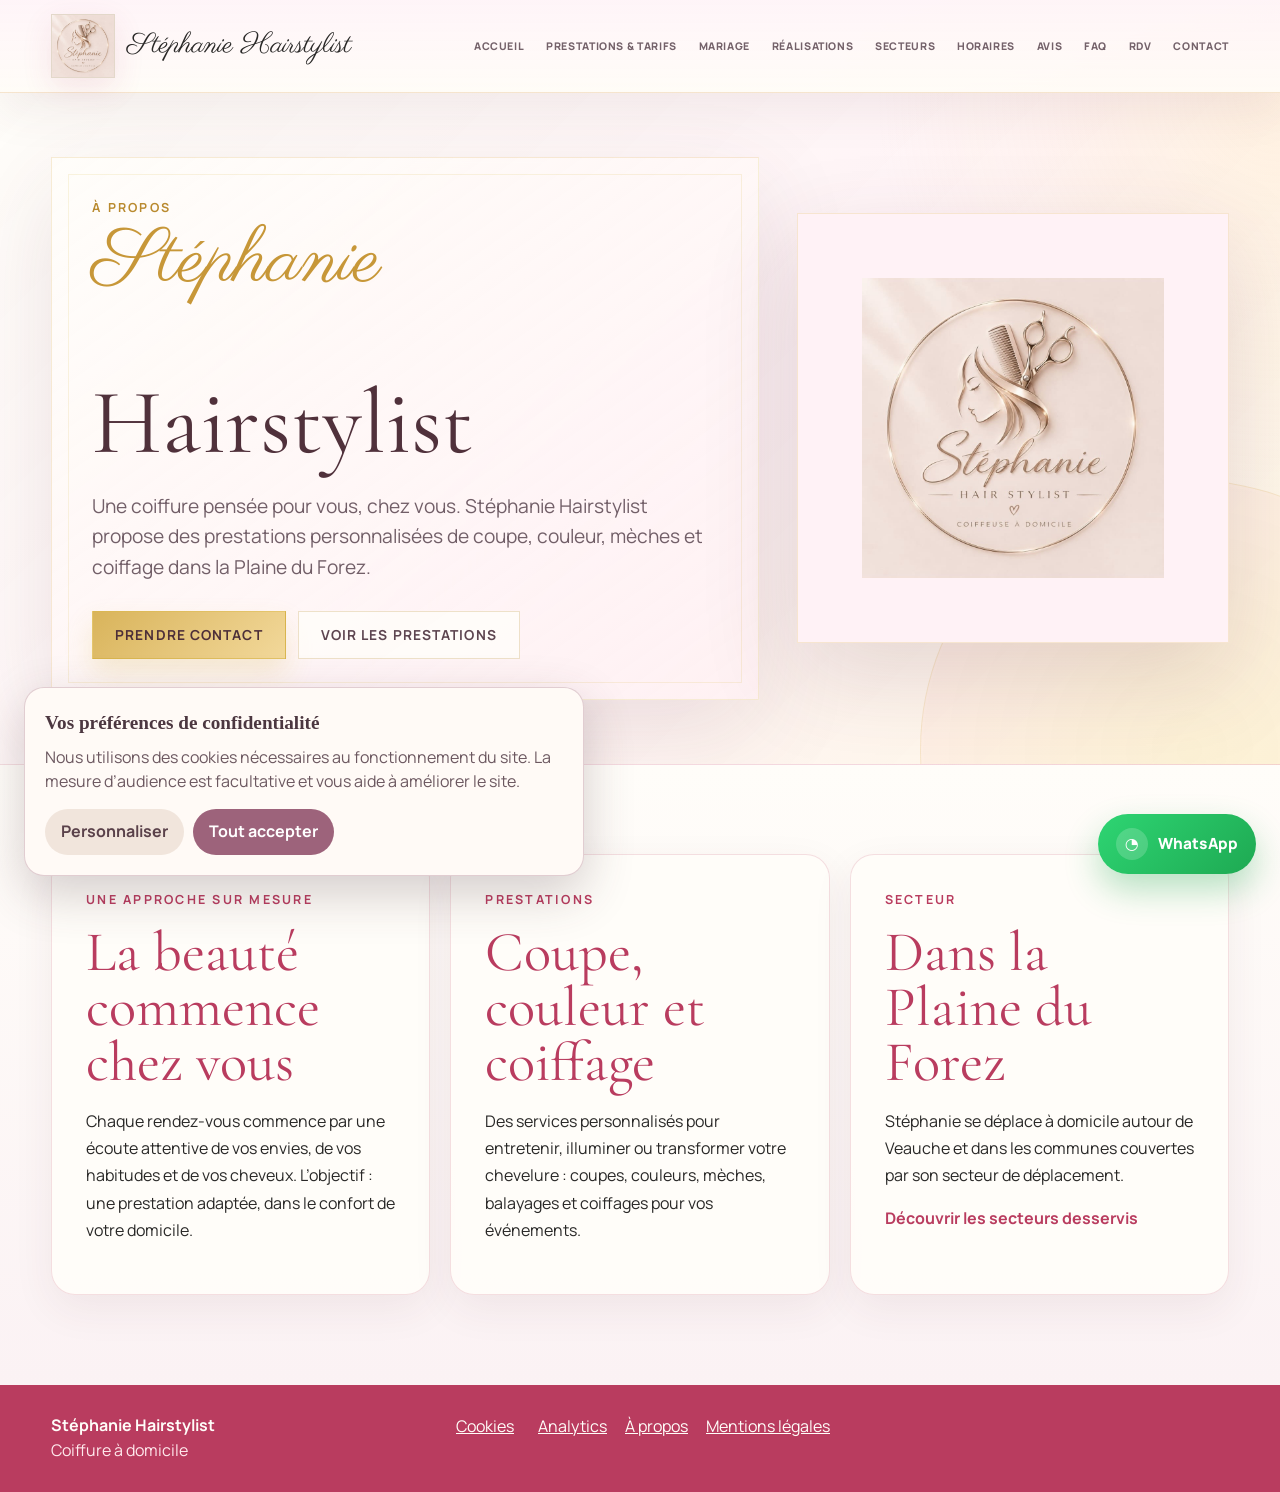
<file: a-propos.html>
<!doctype html>
<html lang="fr">
  <head>
    <meta charset="utf-8">
    <meta name="viewport" content="width=device-width, initial-scale=1">
    <title>À propos - Stéphanie Hairstylist</title>
    <meta name="description" content="Découvrez Stéphanie Hairstylist, coiffeuse à domicile dans la Plaine du Forez.">
    <link rel="canonical" href="https://hairstylist-stephanie.com/a-propos.html">
    <link rel="icon" href="/assets/brand/logo-2026.jpg">
    <link rel="stylesheet" href="/src/styles.css?v=20261029-pages-1">
    <script defer src="/src/content.js?v=20260916-realisations-photos-2"></script>
    <script defer src="/src/app.js?v=20260916-sector-zone-loire-exclusions"></script>
    <script defer src="/stephanie-analytics/consent.js?v=20261029-4"></script>
    <script defer src="/stephanie-analytics/tracker.js?v=20261029-4"></script>
  </head>
  <body>
    <header class="site-header">
      <a class="brand" href="/index.html" aria-label="Accueil Stéphanie Hairstylist"><img src="/assets/brand/logo-2026.jpg" alt="Logo Stéphanie Hairstylist"><span>Stéphanie Hairstylist</span></a>
      <button class="nav-toggle" type="button" aria-label="Ouvrir le menu" aria-expanded="false"><span></span><span></span><span></span></button>
      <nav class="main-nav" aria-label="Navigation principale">
        <a href="/index.html">Accueil</a><a href="/prestations.html">Prestations & tarifs</a><a href="/mariage.html">Mariage</a><a href="/realisations.html">Réalisations</a><a href="/secteurs.html">Secteurs</a><a href="/horaires.html">Horaires</a><a href="/avis.html">Avis</a><a href="/faq.html">FAQ</a><a href="/rdv.html">RDV</a><a href="/contact.html">Contact</a>
      </nav>
    </header>
    <main>
      <section class="page-hero page-hero-luxe info-hero">
        <div class="page-hero-copy"><p class="kicker">À propos</p><h1><span class="script-name">Stéphanie</span><br>Hairstylist</h1><p>Une coiffure pensée pour vous, chez vous. Stéphanie Hairstylist propose des prestations personnalisées de coupe, couleur, mèches et coiffage dans la Plaine du Forez.</p><div class="hero-actions"><a class="button primary" href="/contact.html">Prendre contact</a><a class="button secondary" href="/prestations.html">Voir les prestations</a></div></div>
        <div class="page-hero-media logo-panel"><img src="/assets/brand/logo-2026.jpg" alt="Stéphanie Hairstylist, coiffeuse à domicile"></div>
      </section>
      <section class="info-page"><div class="info-card"><p class="section-label">Une approche sur mesure</p><h2>La beauté commence chez vous</h2><p>Chaque rendez-vous commence par une écoute attentive de vos envies, de vos habitudes et de vos cheveux. L’objectif : une prestation adaptée, dans le confort de votre domicile.</p></div><div class="info-card"><p class="section-label">Prestations</p><h2>Coupe, couleur et coiffage</h2><p>Des services personnalisés pour entretenir, illuminer ou transformer votre chevelure : coupes, couleurs, mèches, balayages et coiffages pour vos événements.</p></div><div class="info-card"><p class="section-label">Secteur</p><h2>Dans la Plaine du Forez</h2><p>Stéphanie se déplace à domicile autour de Veauche et dans les communes couvertes par son secteur de déplacement.</p><a class="text-link" href="/secteurs.html">Découvrir les secteurs desservis</a></div></section>
    </main>
    <a class="floating-contact floating-contact--desktop" href="https://wa.me/33786108335" target="_blank" rel="noreferrer" aria-label="Contacter Stéphanie sur WhatsApp"><span>WhatsApp</span></a><a class="floating-contact floating-contact--mobile" href="sms:+33786108335" aria-label="Envoyer un SMS à Stéphanie"><span>SMS</span></a>
    <footer class="footer"><div><strong>Stéphanie Hairstylist</strong><span>Coiffure à domicile</span></div><div class="footer-actions"><button class="footer-link" type="button" data-cookie-settings>Cookies</button><a class="footer-link" href="https://stephanie-analytics.stephanie-analytics.workers.dev/admin" target="_blank" rel="noopener">Analytics</a><a class="footer-link" href="/a-propos.html">À propos</a><a class="footer-link" href="/mentions-legales.html">Mentions légales</a></div></footer>
  </body>
</html>
</file>
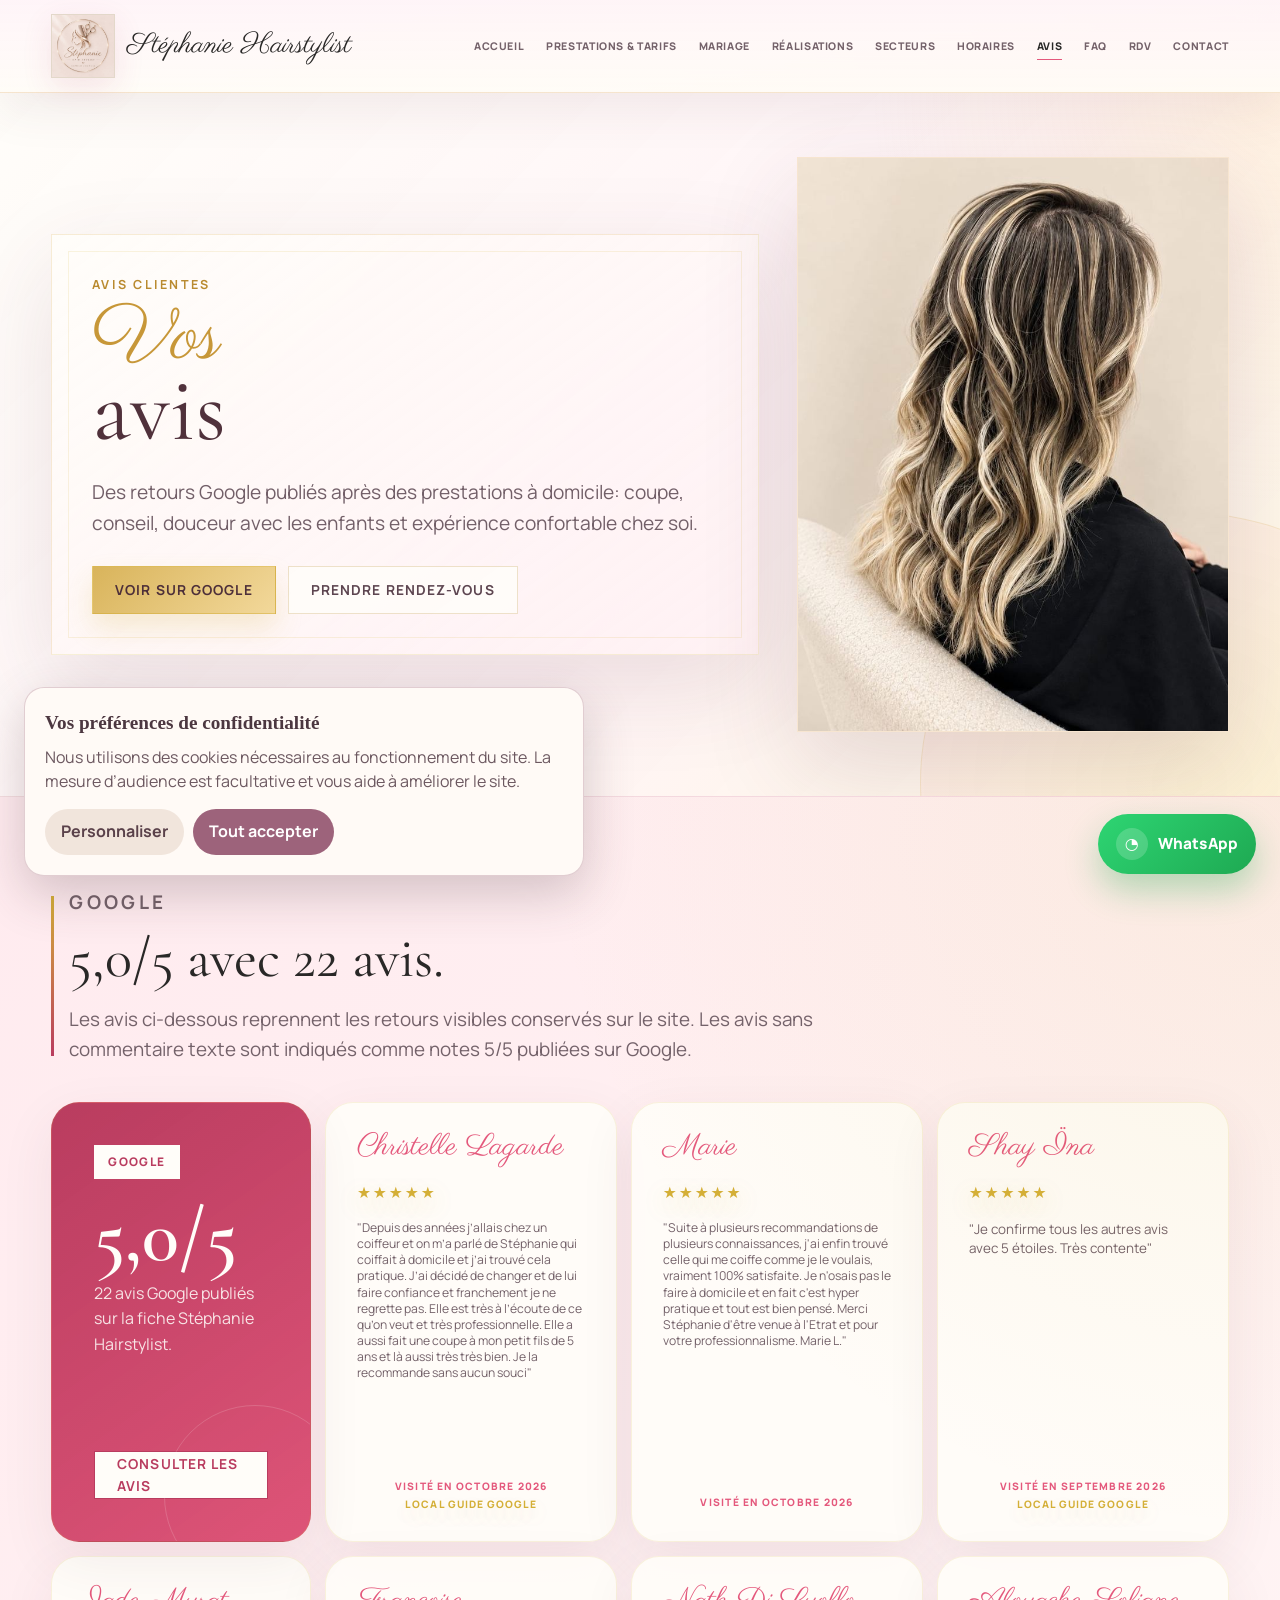
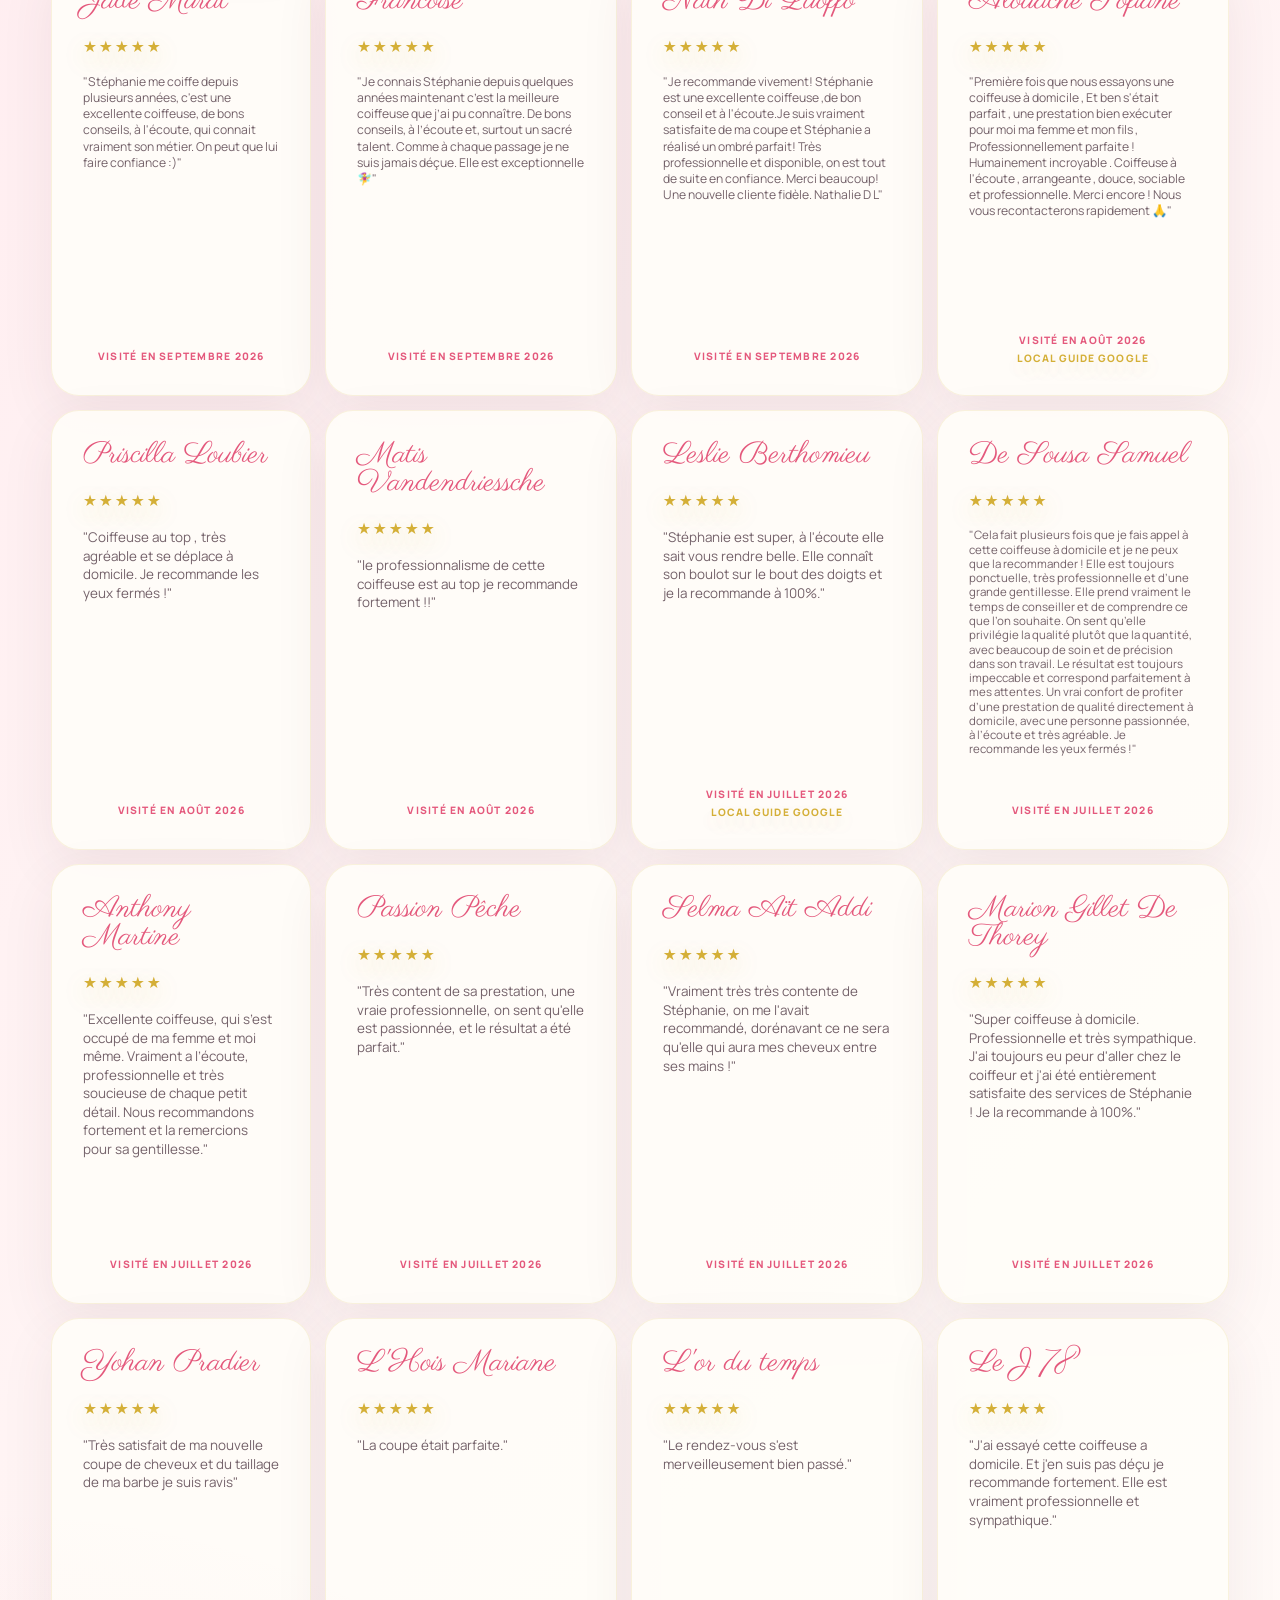
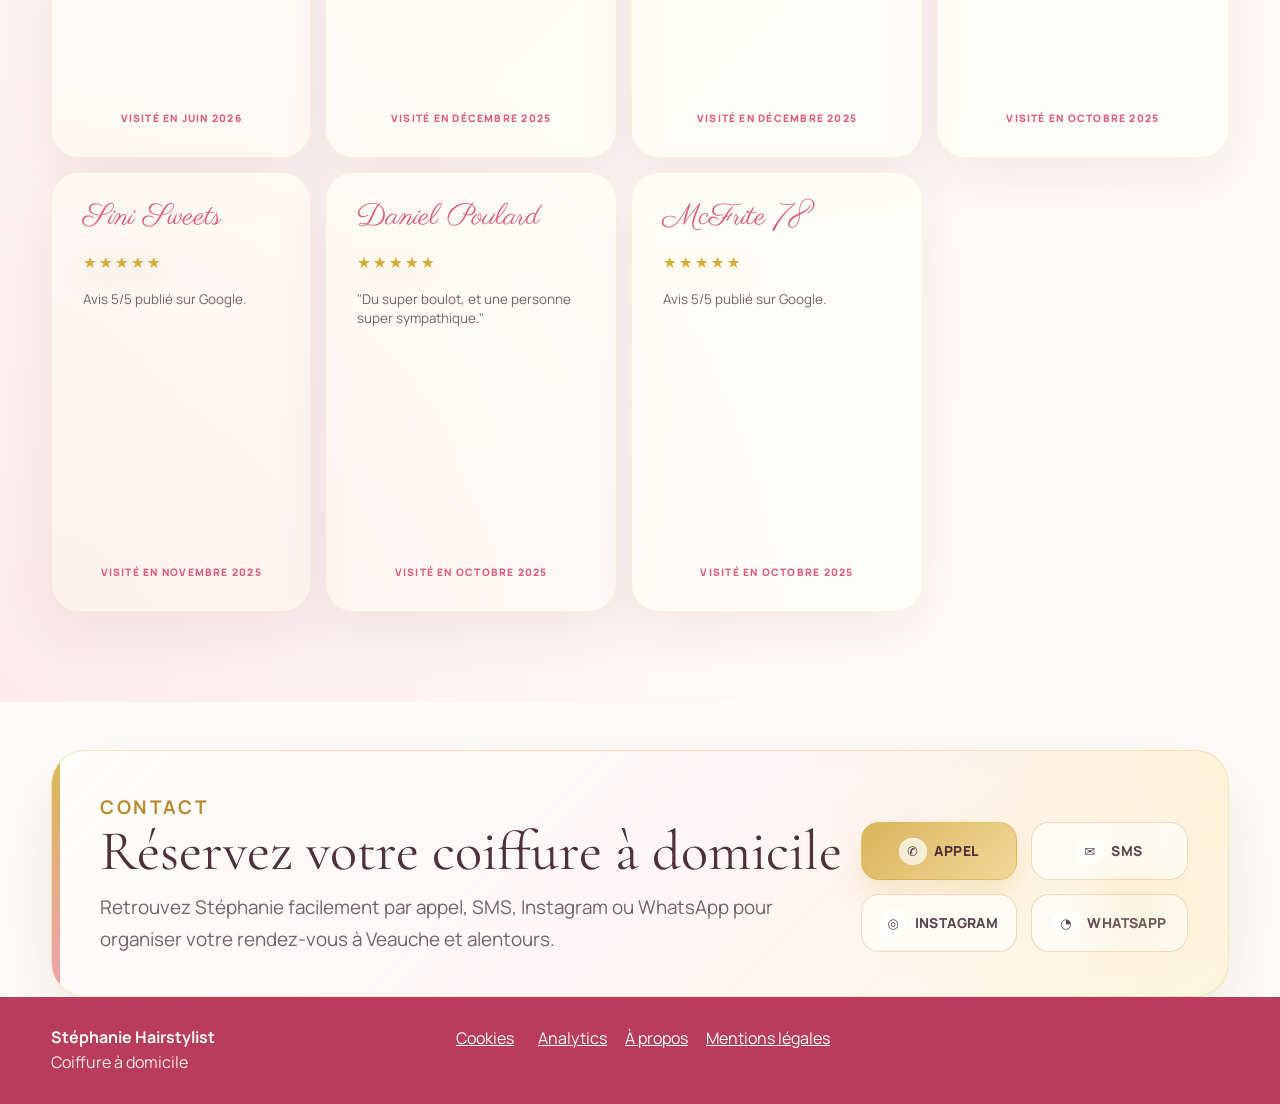
<file: avis.html>
<!doctype html>
<html lang="fr">
  <head>
    <meta charset="utf-8">
    <meta name="viewport" content="width=device-width, initial-scale=1">
    <title>Avis clientes Google - Stéphanie Hairstylist</title>
    <meta name="description" content="Consultez les avis Google de Stéphanie Hairstylist, coiffeuse à domicile autour de Veauche et dans la Plaine du Forez.">
    <meta name="keywords" content="avis Stéphanie Hairstylist, avis coiffeuse à domicile Veauche, avis coiffure Veauche, avis Google coiffeuse Forez">
    <link rel="canonical" href="https://hairstylist-stephanie.com/avis.html">
    <meta property="og:title" content="Avis clientes - Stéphanie Hairstylist">
    <meta property="og:description" content="Avis Google et retours clientes sur Stéphanie Hairstylist, coiffure à domicile.">
    <meta property="og:image" content="https://hairstylist-stephanie.com/assets/brand/social-share-facebook.jpg">
    <meta property="og:url" content="https://hairstylist-stephanie.com/avis.html">
    <meta property="og:type" content="website">
    <meta property="og:site_name" content="Stéphanie Hairstylist">
    <meta property="og:image:width" content="1200">
    <meta property="og:image:height" content="630">
    <meta property="og:image:alt" content="Stéphanie Hairstylist, coiffeuse à domicile">
    <meta property="og:image:secure_url" content="https://hairstylist-stephanie.com/assets/brand/social-share-facebook.jpg">
    <meta property="og:image:type" content="image/jpeg">
    <meta name="twitter:card" content="summary_large_image">
    <meta name="twitter:title" content="Avis clientes - Stéphanie Hairstylist">
    <meta name="twitter:description" content="Avis Google et retours clientes sur Stéphanie Hairstylist, coiffure à domicile.">
    <meta name="twitter:image" content="https://hairstylist-stephanie.com/assets/brand/social-share-facebook.jpg">
    <meta name="twitter:image:alt" content="Stéphanie Hairstylist, coiffeuse à domicile">
    <link rel="icon" href="/assets/brand/logo-2026.jpg">
    <link rel="stylesheet" href="/src/styles.css?v=20261029-consent-2">
    <script defer src="/src/content.js?v=20260916-realisations-photos-2"></script>
    <script defer src="/src/app.js?v=20260916-sector-zone-loire-exclusions"></script>
    <script defer src="/stephanie-analytics/consent.js?v=20261029-4"></script>
    <script defer src="/stephanie-analytics/tracker.js?v=20261029-4"></script>
  </head>
  <body>
    <header class="site-header">
      <a class="brand" href="index.html" aria-label="Accueil Stéphanie Hairstylist">
        <img src="/assets/brand/logo-2026.jpg" alt="Logo Stéphanie Hairstylist">
        <span>Stéphanie Hairstylist</span>
      </a>
      <button class="nav-toggle" type="button" aria-label="Ouvrir le menu" aria-expanded="false">
        <span></span><span></span><span></span>
      </button>
      <nav class="main-nav" aria-label="Navigation principale">
        <a href="index.html">Accueil</a>
        <a href="/prestations.html">Prestations & tarifs</a>
        <a href="/mariage.html">Mariage</a>
        <a href="/realisations.html">Réalisations</a>
        <a href="/secteurs.html">Secteurs</a>
        <a href="/horaires.html">Horaires</a>
        <a class="active" href="/avis.html">Avis</a>
        <a href="/faq.html">FAQ</a>
        <a href="/rdv.html">RDV</a>
        <a href="/contact.html">Contact</a>
      </nav>
    </header>

    <main>
      <section class="page-hero page-hero-luxe">
        <div class="page-hero-copy">
          <p class="kicker">Avis clientes</p>
          <h1><span class="script-name">Vos</span> avis</h1>
          <p>Des retours Google publiés après des prestations à domicile: coupe, conseil, douceur avec les enfants et expérience confortable chez soi.</p>
          <div class="hero-actions">
            <a class="button primary" href="https://www.google.com/search?q=hairstylist+st%C3%A9phanie+veauche" target="_blank" rel="noreferrer">Voir sur Google</a>
            <a class="button secondary" href="/contact.html">Prendre rendez-vous</a>
          </div>
        </div>
        <div class="page-hero-media" aria-hidden="true">
          <img src="/assets/gallery/50-balayage-blond-wavy.jpg" alt="">
        </div>
      </section>

      <section class="section reviews-section review-page-section">
        <div class="section-heading">
          <p class="section-label">Google</p>
          <h2>5,0/5 avec 22 avis.</h2>
          <p>Les avis ci-dessous reprennent les retours visibles conservés sur le site. Les avis sans commentaire texte sont indiqués comme notes 5/5 publiées sur Google.</p>
        </div>
        <div class="review-page-grid">
          <article class="reviews-score">
            <span class="reviews-mark">Google</span>
            <strong>5,0/5</strong>
            <p>22 avis Google publiés sur la fiche Stéphanie Hairstylist.</p>
            <a class="button primary" href="https://www.google.com/search?q=hairstylist+st%C3%A9phanie+veauche" target="_blank" rel="noreferrer">Consulter les avis</a>
          </article>
          <article class="review-card featured-review long-review">
            <span>Christelle Lagarde</span>
            <div class="review-stars" aria-label="Note 5 sur 5">★★★★★</div>
            <p>"Depuis des années j’allais chez un coiffeur et on m’a parlé de Stéphanie qui coiffait à domicile et j’ai trouvé cela pratique. J’ai décidé de changer et de lui faire confiance et franchement je ne regrette pas. Elle est très à l’écoute de ce qu’on veut et très professionnelle. Elle a aussi fait une coupe à mon petit fils de 5 ans et là aussi très très bien. Je la recommande sans aucun souci"</p>
            <small class="review-meta">
              <span>Visité en octobre 2026</span>
              <span class="local-guide">Local Guide Google</span>
            </small>
          </article>
          <article class="review-card featured-review long-review">
            <span>Marie</span>
            <div class="review-stars" aria-label="Note 5 sur 5">★★★★★</div>
            <p>"Suite à plusieurs recommandations de plusieurs connaissances, j'ai enfin trouvé celle qui me coiffe comme je le voulais, vraiment 100% satisfaite. Je n'osais pas le faire à domicile et en fait c'est hyper pratique et tout est bien pensé. Merci Stéphanie d'être venue à l'Etrat et pour votre professionnalisme. Marie L."</p>
            <small>Visité en octobre 2026</small>
          </article>
          <article class="review-card featured-review">
            <span>Shay Ïna</span>
            <div class="review-stars" aria-label="Note 5 sur 5">★★★★★</div>
            <p>"Je confirme tous les autres avis avec 5 étoiles. Très contente"</p>
            <small class="review-meta">
              <span>Visité en septembre 2026</span>
              <span class="local-guide">Local Guide Google</span>
            </small>
          </article>
          <article class="review-card featured-review long-review">
            <span>Jade Murat</span>
            <div class="review-stars" aria-label="Note 5 sur 5">★★★★★</div>
            <p>"Stéphanie me coiffe depuis plusieurs années, c'est une excellente coiffeuse, de bons conseils, à l'écoute, qui connait vraiment son métier. On peut que lui faire confiance :)"</p>
            <small>Visité en septembre 2026</small>
          </article>
          <article class="review-card featured-review long-review">
            <span>Francoise</span>
            <div class="review-stars" aria-label="Note 5 sur 5">★★★★★</div>
            <p>"Je connais Stéphanie depuis quelques années maintenant c’est la meilleure coiffeuse que j’ai pu connaître. De bons conseils, à l’écoute et, surtout un sacré talent. Comme à chaque passage je ne suis jamais déçue. Elle est exceptionnelle 🧚‍♀️"</p>
            <small>Visité en septembre 2026</small>
          </article>
          <article class="review-card featured-review long-review">
            <span>Nath Di Luoffo</span>
            <div class="review-stars" aria-label="Note 5 sur 5">★★★★★</div>
            <p>"Je recommande vivement! Stéphanie est une excellente coiffeuse ,de bon conseil et à l'écoute.Je suis vraiment satisfaite de ma coupe et Stéphanie a réalisé un ombré parfait! Très professionnelle et disponible, on est tout de suite en confiance. Merci beaucoup! Une nouvelle cliente fidèle. Nathalie D L"</p>
            <small>Visité en septembre 2026</small>
          </article>
          <article class="review-card featured-review long-review">
            <span>Alouache Sofiane</span>
            <div class="review-stars" aria-label="Note 5 sur 5">★★★★★</div>
            <p>"Première fois que nous essayons une coiffeuse à domicile , Et ben s'était parfait , une prestation bien exécuter pour moi ma femme et mon fils , Professionnellement parfaite ! Humainement incroyable . Coiffeuse à l'écoute , arrangeante , douce, sociable et professionnelle. Merci encore ! Nous vous recontacterons rapidement 🙏"</p>
            <small class="review-meta">
              <span>Visité en août 2026</span>
              <span class="local-guide">Local Guide Google</span>
            </small>
          </article>
          <article class="review-card featured-review">
            <span>Priscilla Loubier</span>
            <div class="review-stars" aria-label="Note 5 sur 5">★★★★★</div>
            <p>"Coiffeuse au top , très agréable et se déplace à domicile. Je recommande les yeux fermés !"</p>
            <small>Visité en août 2026</small>
          </article>
          <article class="review-card featured-review">
            <span>Matis Vandendriessche</span>
            <div class="review-stars" aria-label="Note 5 sur 5">★★★★★</div>
            <p>"le professionnalisme de cette coiffeuse est au top je recommande fortement !!"</p>
            <small>Visité en août 2026</small>
          </article>
          <article class="review-card featured-review">
            <span>Leslie Berthomieu</span>
            <div class="review-stars" aria-label="Note 5 sur 5">★★★★★</div>
            <p>"Stéphanie est super, à l'écoute elle sait vous rendre belle. Elle connaît son boulot sur le bout des doigts et je la recommande à 100%."</p>
            <small class="review-meta">
              <span>Visité en juillet 2026</span>
              <span class="local-guide">Local Guide Google</span>
            </small>
          </article>
          <article class="review-card featured-review long-review dense-review">
            <span>De Sousa Samuel</span>
            <div class="review-stars" aria-label="Note 5 sur 5">★★★★★</div>
            <p>"Cela fait plusieurs fois que je fais appel à cette coiffeuse à domicile et je ne peux que la recommander ! Elle est toujours ponctuelle, très professionnelle et d’une grande gentillesse. Elle prend vraiment le temps de conseiller et de comprendre ce que l’on souhaite. On sent qu’elle privilégie la qualité plutôt que la quantité, avec beaucoup de soin et de précision dans son travail. Le résultat est toujours impeccable et correspond parfaitement à mes attentes. Un vrai confort de profiter d’une prestation de qualité directement à domicile, avec une personne passionnée, à l’écoute et très agréable. Je recommande les yeux fermés !"</p>
            <small>Visité en juillet 2026</small>
          </article>
          <article class="review-card featured-review">
            <span>Anthony Martine</span>
            <div class="review-stars" aria-label="Note 5 sur 5">★★★★★</div>
            <p>"Excellente coiffeuse, qui s’est occupé de ma femme et moi même. Vraiment a l’écoute, professionnelle et très soucieuse de chaque petit détail. Nous recommandons fortement et la remercions pour sa gentillesse."</p>
            <small>Visité en juillet 2026</small>
          </article>
          <article class="review-card featured-review">
            <span>Passion Pêche</span>
            <div class="review-stars" aria-label="Note 5 sur 5">★★★★★</div>
            <p>"Très content de sa prestation, une vraie professionnelle, on sent qu'elle est passionnée, et le résultat a été parfait."</p>
            <small>Visité en juillet 2026</small>
          </article>
          <article class="review-card featured-review">
            <span>Selma Aït Addi</span>
            <div class="review-stars" aria-label="Note 5 sur 5">★★★★★</div>
            <p>"Vraiment très très contente de Stéphanie, on me l'avait recommandé, dorénavant ce ne sera qu'elle qui aura mes cheveux entre ses mains !"</p>
            <small>Visité en juillet 2026</small>
          </article>
          <article class="review-card featured-review">
            <span>Marion Gillet De Thorey</span>
            <div class="review-stars" aria-label="Note 5 sur 5">★★★★★</div>
            <p>"Super coiffeuse à domicile. Professionnelle et très sympathique. J'ai toujours eu peur d'aller chez le coiffeur et j'ai été entièrement satisfaite des services de Stéphanie ! Je la recommande à 100%."</p>
            <small>Visité en juillet 2026</small>
          </article>
          <article class="review-card featured-review">
            <span>Yohan Pradier</span>
            <div class="review-stars" aria-label="Note 5 sur 5">★★★★★</div>
            <p>"Très satisfait de ma nouvelle coupe de cheveux et du taillage de ma barbe je suis ravis"</p>
            <small>Visité en juin 2026</small>
          </article>
          <article class="review-card">
            <span>L'Hois Mariane</span>
            <div class="review-stars" aria-label="Note 5 sur 5">★★★★★</div>
            <p>"La coupe était parfaite."</p>
            <small>Visité en décembre 2025</small>
          </article>
          <article class="review-card">
            <span>L'or du temps</span>
            <div class="review-stars" aria-label="Note 5 sur 5">★★★★★</div>
            <p>"Le rendez-vous s'est merveilleusement bien passé."</p>
            <small>Visité en décembre 2025</small>
          </article>
          <article class="review-card">
            <span>Le J 78</span>
            <div class="review-stars" aria-label="Note 5 sur 5">★★★★★</div>
            <p>"J'ai essayé cette coiffeuse a domicile. Et j'en suis pas déçu je recommande fortement. Elle est vraiment professionnelle et sympathique."</p>
            <small>Visité en octobre 2025</small>
          </article>
          <article class="review-card">
            <span>Sini Sweets</span>
            <div class="review-stars" aria-label="Note 5 sur 5">★★★★★</div>
            <p>Avis 5/5 publié sur Google.</p>
            <small>Visité en novembre 2025</small>
          </article>
          <article class="review-card">
            <span>Daniel Poulard</span>
            <div class="review-stars" aria-label="Note 5 sur 5">★★★★★</div>
            <p>"Du super boulot, et une personne super sympathique."</p>
            <small>Visité en octobre 2025</small>
          </article>
          <article class="review-card">
            <span>McFrite 78</span>
            <div class="review-stars" aria-label="Note 5 sur 5">★★★★★</div>
            <p>Avis 5/5 publié sur Google.</p>
            <small>Visité en octobre 2025</small>
          </article>
        
        </div>
      </section>

            <section class="contact-section contact-section--final">
        <div>
          <p class="section-label">Contact</p>
          <h2>Réservez votre coiffure à domicile</h2>
          <p>Retrouvez Stéphanie facilement par appel, SMS, Instagram ou WhatsApp pour organiser votre rendez-vous à Veauche et alentours.</p>
        </div>
        <div class="contact-actions">
          <a class="button primary" href="tel:+33786108335">Appel</a>
          <a class="button secondary" href="sms:+33786108335">SMS</a>
          <a class="button secondary" href="https://www.instagram.com/steph_aniehairstylist" target="_blank" rel="noreferrer">Instagram</a>
          <a class="button secondary" href="https://wa.me/33786108335" target="_blank" rel="noreferrer">WhatsApp</a>
        </div>
      </section>
    </main>
    <a class="floating-contact floating-contact--desktop" href="https://wa.me/33786108335" target="_blank" rel="noreferrer" aria-label="Contacter Stéphanie sur WhatsApp"><span>WhatsApp</span></a>
    <a class="floating-contact floating-contact--mobile" href="sms:+33786108335" aria-label="Envoyer un SMS à Stéphanie"><span>SMS</span></a>

    <footer class="footer">
      <div><strong>Stéphanie Hairstylist</strong><span>Coiffure à domicile</span></div>
      <div class="footer-actions">
        <button class="footer-link" type="button" data-cookie-settings>Cookies</button>
        <a class="footer-link" href="https://stephanie-analytics.stephanie-analytics.workers.dev/admin" target="_blank" rel="noopener">Analytics</a>
        <a class="footer-link" href="/a-propos.html">À propos</a>
        <a class="footer-link" href="/mentions-legales.html">Mentions légales</a>
      </div>
    </footer>
  </body>
</html>
</file>
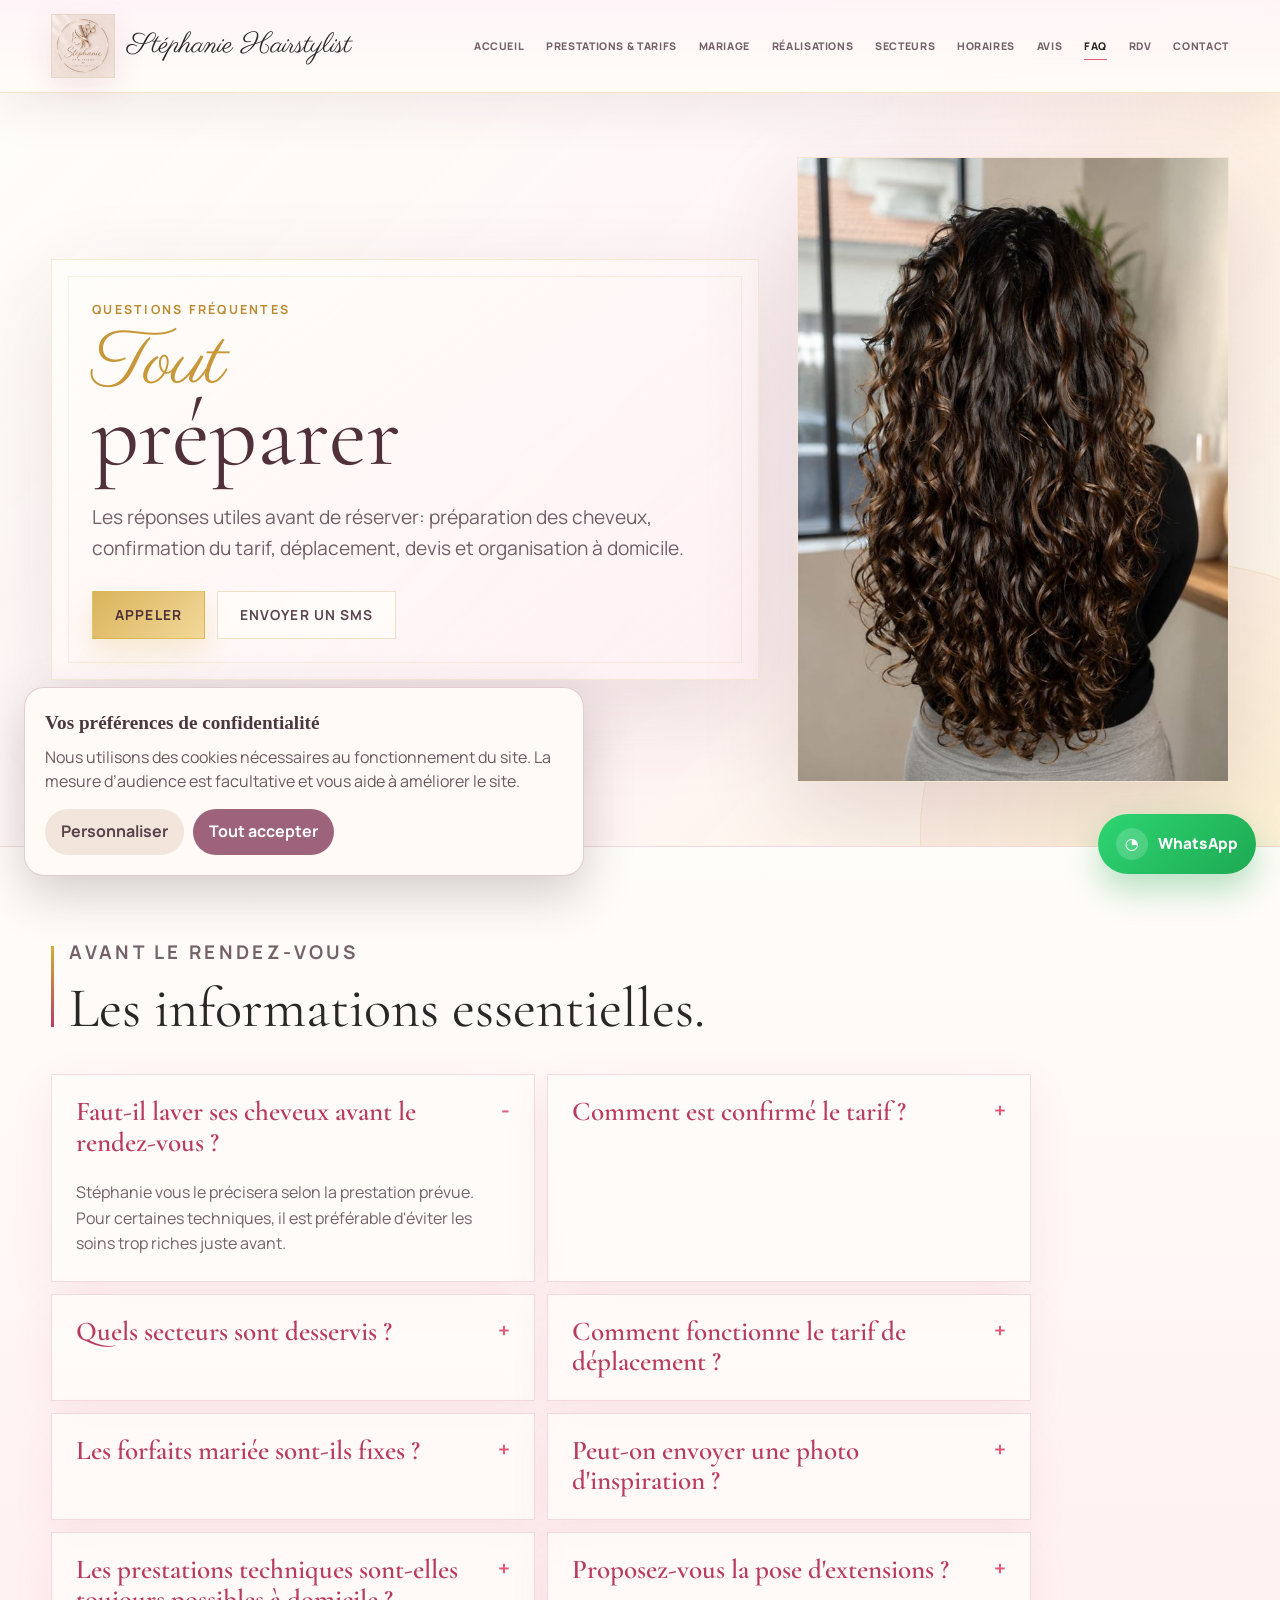
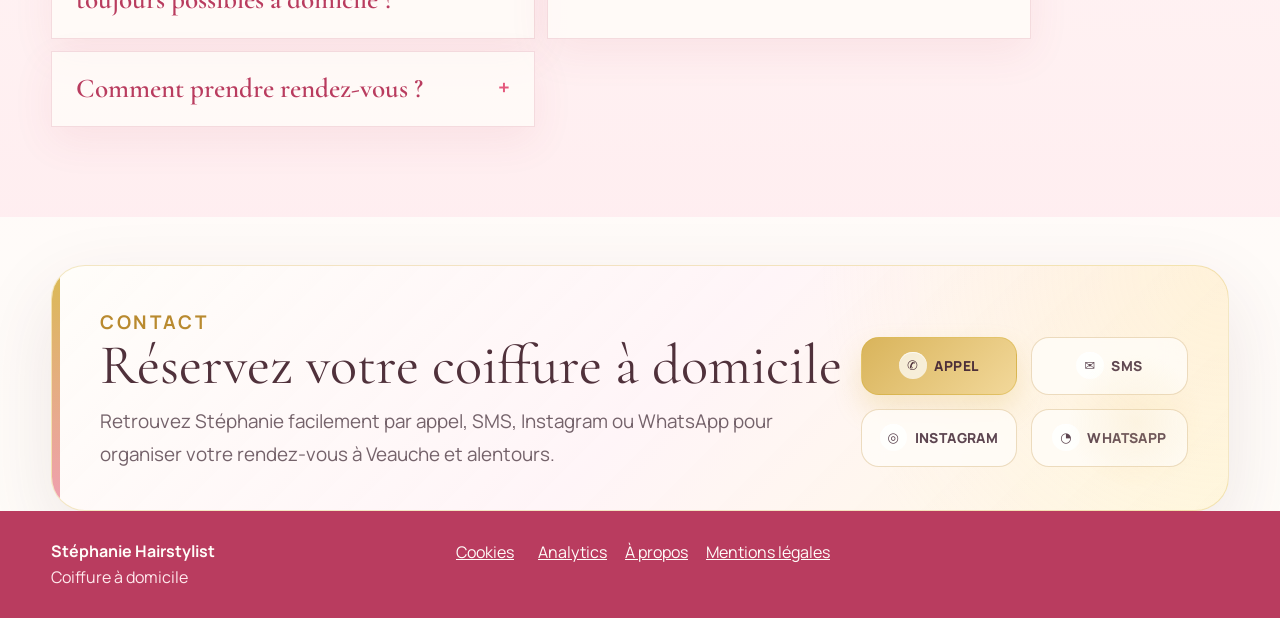
<file: faq.html>
<!doctype html>
<html lang="fr">
  <head>
    <meta charset="utf-8">
    <meta name="viewport" content="width=device-width, initial-scale=1">
    <title>FAQ coiffure à domicile - Stéphanie Hairstylist</title>
    <meta name="description" content="Questions fréquentes sur les rendez-vous, tarifs, déplacements, cheveux, forfait mariée et prestations de Stéphanie Hairstylist à domicile.">
    <meta name="keywords" content="FAQ coiffeuse à domicile, questions coiffure Veauche, tarif déplacement coiffeuse, forfait mariée devis coiffure">
    <link rel="canonical" href="https://hairstylist-stephanie.com/faq.html">
    <meta property="og:title" content="FAQ - Stéphanie Hairstylist">
    <meta property="og:description" content="Les réponses aux questions fréquentes avant de réserver une coiffure à domicile avec Stéphanie Hairstylist.">
    <meta property="og:image" content="https://hairstylist-stephanie.com/assets/brand/social-share-facebook.jpg">
    <meta property="og:url" content="https://hairstylist-stephanie.com/faq.html">
    <meta property="og:type" content="website">
    <meta property="og:site_name" content="Stéphanie Hairstylist">
    <meta property="og:image:width" content="1200">
    <meta property="og:image:height" content="630">
    <meta property="og:image:alt" content="Stéphanie Hairstylist, coiffeuse à domicile">
    <meta property="og:image:secure_url" content="https://hairstylist-stephanie.com/assets/brand/social-share-facebook.jpg">
    <meta property="og:image:type" content="image/jpeg">
    <meta name="twitter:card" content="summary_large_image">
    <meta name="twitter:title" content="FAQ - Stéphanie Hairstylist">
    <meta name="twitter:description" content="Les réponses aux questions fréquentes avant de réserver une coiffure à domicile avec Stéphanie Hairstylist.">
    <meta name="twitter:image" content="https://hairstylist-stephanie.com/assets/brand/social-share-facebook.jpg">
    <meta name="twitter:image:alt" content="Stéphanie Hairstylist, coiffeuse à domicile">
    <link rel="icon" href="/assets/brand/logo-2026.jpg">
    <link rel="stylesheet" href="/src/styles.css?v=20261029-consent-2">
    <script defer src="/src/content.js?v=20260916-realisations-photos-2"></script>
    <script defer src="/src/app.js?v=20260916-sector-zone-loire-exclusions"></script>
    <script defer src="/stephanie-analytics/consent.js?v=20261029-4"></script>
    <script defer src="/stephanie-analytics/tracker.js?v=20261029-4"></script>
  </head>
  <body>
    <header class="site-header">
      <a class="brand" href="index.html" aria-label="Accueil Stéphanie Hairstylist">
        <img src="/assets/brand/logo-2026.jpg" alt="Logo Stéphanie Hairstylist">
        <span>Stéphanie Hairstylist</span>
      </a>
      <button class="nav-toggle" type="button" aria-label="Ouvrir le menu" aria-expanded="false">
        <span></span><span></span><span></span>
      </button>
      <nav class="main-nav" aria-label="Navigation principale">
        <a href="index.html">Accueil</a>
        <a href="/prestations.html">Prestations & tarifs</a>
        <a href="/mariage.html">Mariage</a>
        <a href="/realisations.html">Réalisations</a>
        <a href="/secteurs.html">Secteurs</a>
        <a href="/horaires.html">Horaires</a>
        <a href="/avis.html">Avis</a>
        <a class="active" href="/faq.html">FAQ</a>
        <a href="/rdv.html">RDV</a>
        <a href="/contact.html">Contact</a>
      </nav>
    </header>

    <main>
      <section class="page-hero page-hero-luxe">
        <div class="page-hero-copy">
          <p class="kicker">Questions fréquentes</p>
          <h1><span class="script-name">Tout</span> préparer</h1>
          <p>Les réponses utiles avant de réserver: préparation des cheveux, confirmation du tarif, déplacement, devis et organisation à domicile.</p>
          <div class="hero-actions">
            <a class="button primary" href="tel:+33786108335">Appeler</a>
            <a class="button secondary" href="sms:+33786108335">Envoyer un SMS</a>
          </div>
        </div>
        <div class="page-hero-media" aria-hidden="true">
          <img src="/assets/gallery/44-boucles-brunes-longues.jpg" alt="">
        </div>
      </section>

      <section class="section faq-section faq-page-section">
        <div class="section-heading">
          <p class="section-label">Avant le rendez-vous</p>
          <h2>Les informations essentielles.</h2>
        </div>
        <div class="faq-list faq-page-list">
          <details open>
            <summary>Faut-il laver ses cheveux avant le rendez-vous ?</summary>
            <p>Stéphanie vous le précisera selon la prestation prévue. Pour certaines techniques, il est préférable d'éviter les soins trop riches juste avant.</p>
          </details>
          <details>
            <summary>Comment est confirmé le tarif ?</summary>
            <p>Le tarif dépend de la longueur, de l'épaisseur, de la technique, du temps nécessaire et du déplacement. Il est confirmé après échange, surtout pour les transformations.</p>
          </details>
          <details>
            <summary>Quels secteurs sont desservis ?</summary>
            <p>Stéphanie se déplace autour de Veauche, dans la Plaine du Forez, ainsi que vers Roche-la-Molière et Saint-Genest-Lerpt selon disponibilité.</p>
          </details>
          <details>
            <summary>Comment fonctionne le tarif de déplacement ?</summary>
            <p>Le déplacement est offert à moins de 30 minutes. Au-delà, il est ajusté selon le temps de route: +30 min 5 euros, +40 min 10 euros, +50 min 15 euros, +60 min 20 euros, jusqu'à 1h15 maximum 25 euros.</p>
          </details>
          <details>
            <summary>Les forfaits mariée sont-ils fixes ?</summary>
            <p>Non, ils sont uniquement sur devis. Le tarif dépend de la coiffure souhaitée, des essais, du temps de préparation, du déplacement et de la durée de prestation.</p>
          </details>
          <details>
            <summary>Peut-on envoyer une photo d'inspiration ?</summary>
            <p>Oui, c'est même conseillé. Une photo d'inspiration, une photo actuelle des cheveux et quelques informations sur l'historique couleur aident à préparer un conseil plus précis.</p>
          </details>
          <details>
            <summary>Les prestations techniques sont-elles toujours possibles à domicile ?</summary>
            <p>Elles dépendent de l'état du cheveu, du résultat souhaité, du temps disponible et du matériel nécessaire. Stéphanie valide la faisabilité avant de confirmer le rendez-vous.</p>
          </details>
          <details>
            <summary>Proposez-vous la pose d'extensions ?</summary>
            <p>Non, la pose d'extensions n'est pas proposée. Stéphanie peut toutefois vous conseiller sur une coupe, une couleur, un coiffage ou un soin adapté à vos cheveux.</p>
          </details>
          <details>
            <summary>Comment prendre rendez-vous ?</summary>
            <p>Le plus simple est d'appeler, d'envoyer un SMS ou de contacter Stéphanie sur Instagram pour présenter votre besoin et votre commune.</p>
          </details>
        </div>
      </section>

            <section class="contact-section contact-section--final">
        <div>
          <p class="section-label">Contact</p>
          <h2>Réservez votre coiffure à domicile</h2>
          <p>Retrouvez Stéphanie facilement par appel, SMS, Instagram ou WhatsApp pour organiser votre rendez-vous à Veauche et alentours.</p>
        </div>
        <div class="contact-actions">
          <a class="button primary" href="tel:+33786108335">Appel</a>
          <a class="button secondary" href="sms:+33786108335">SMS</a>
          <a class="button secondary" href="https://www.instagram.com/steph_aniehairstylist" target="_blank" rel="noreferrer">Instagram</a>
          <a class="button secondary" href="https://wa.me/33786108335" target="_blank" rel="noreferrer">WhatsApp</a>
        </div>
      </section>
    </main>
    <a class="floating-contact floating-contact--desktop" href="https://wa.me/33786108335" target="_blank" rel="noreferrer" aria-label="Contacter Stéphanie sur WhatsApp"><span>WhatsApp</span></a>
    <a class="floating-contact floating-contact--mobile" href="sms:+33786108335" aria-label="Envoyer un SMS à Stéphanie"><span>SMS</span></a>

    <footer class="footer">
      <div><strong>Stéphanie Hairstylist</strong><span>Coiffure à domicile</span></div>
      <div class="footer-actions">
        <button class="footer-link" type="button" data-cookie-settings>Cookies</button>
        <a class="footer-link" href="https://stephanie-analytics.stephanie-analytics.workers.dev/admin" target="_blank" rel="noopener">Analytics</a>
        <a class="footer-link" href="/a-propos.html">À propos</a>
        <a class="footer-link" href="/mentions-legales.html">Mentions légales</a>
      </div>
    </footer>
  </body>
</html>
</file>
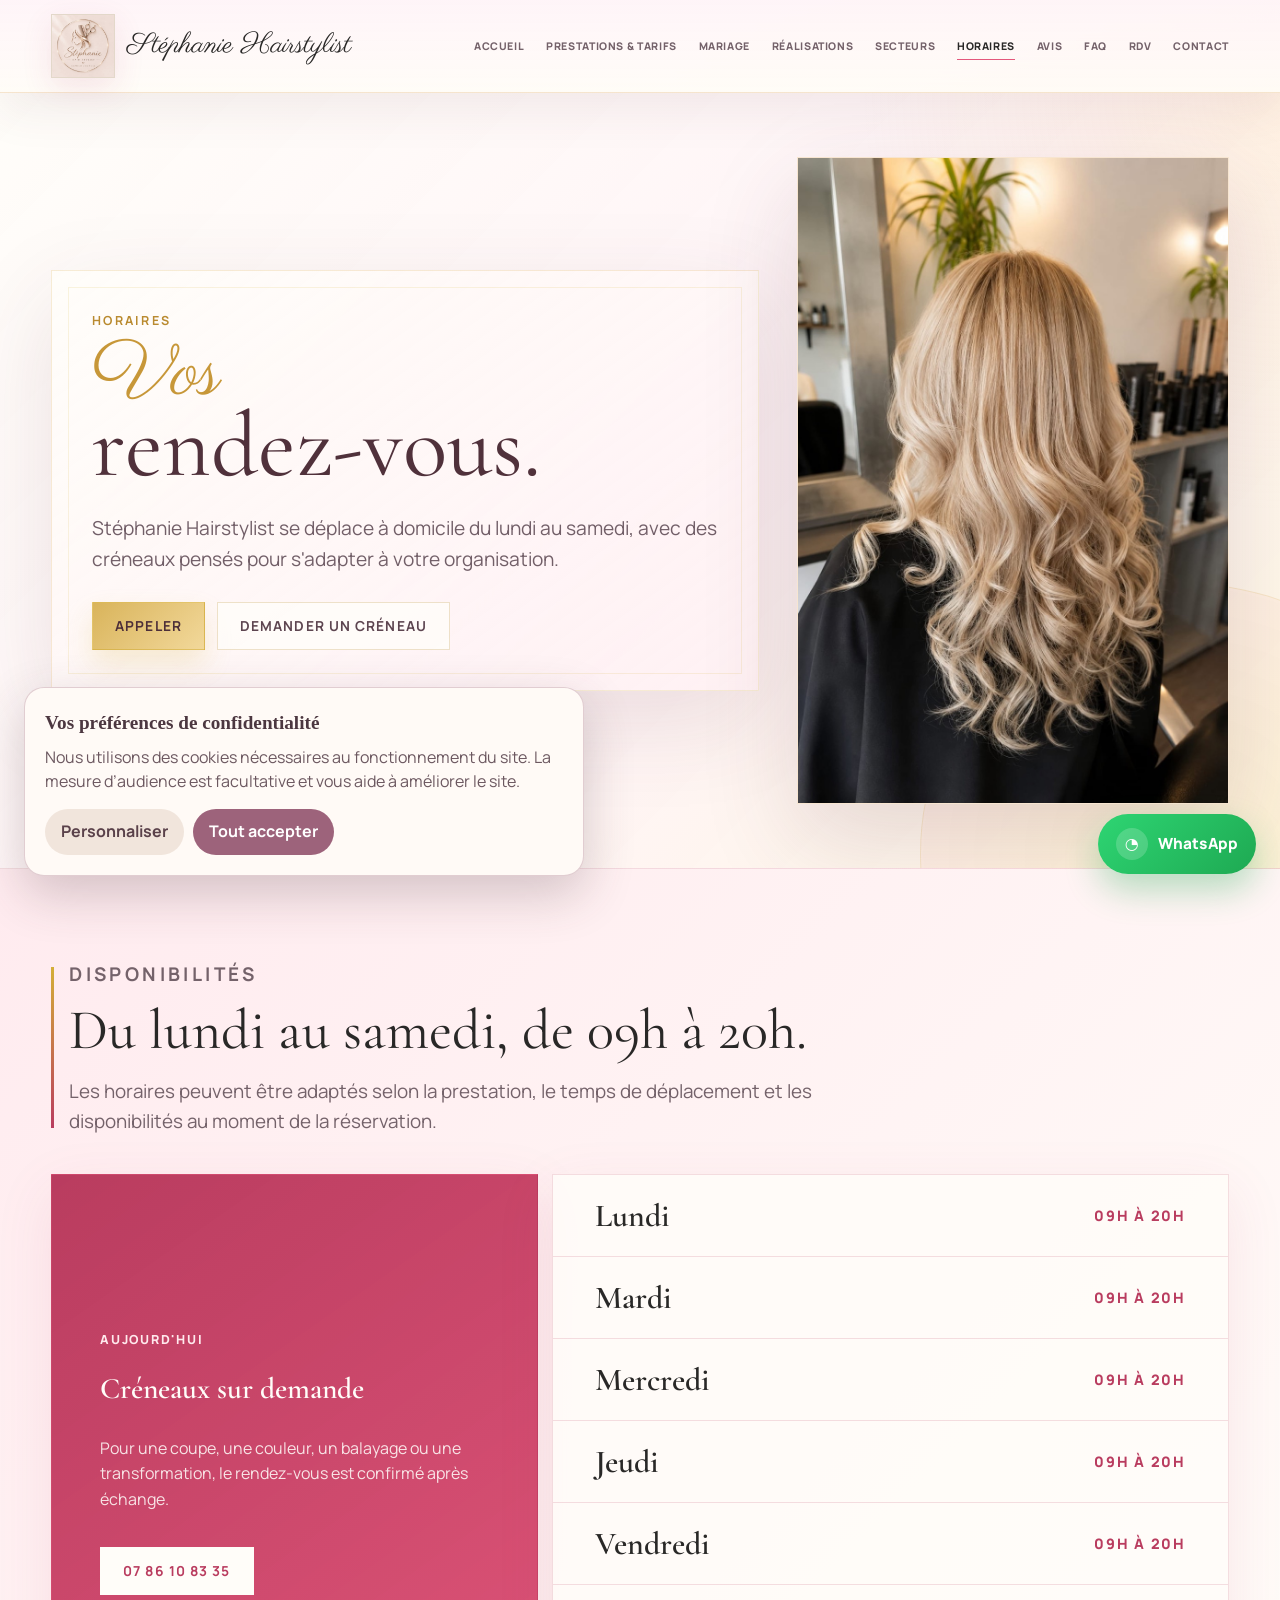
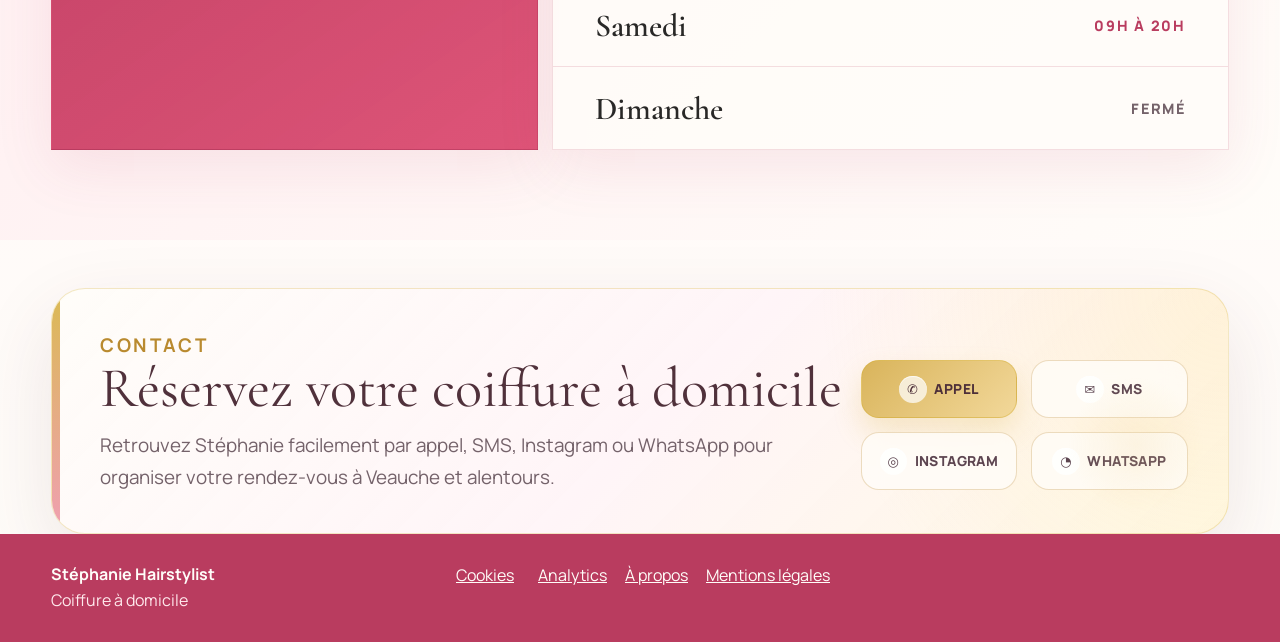
<file: horaires.html>
<!doctype html>
<html lang="fr">
  <head>
    <meta charset="utf-8">
    <meta name="viewport" content="width=device-width, initial-scale=1">
    <title>Horaires coiffeuse à domicile Veauche - Stéphanie Hairstylist</title>
    <meta name="description" content="Horaires de Stéphanie Hairstylist, coiffeuse à domicile autour de Veauche et dans la Plaine du Forez: du lundi au samedi de 09h à 20h, dimanche fermé.">
    <meta name="keywords" content="horaires coiffeuse à domicile Veauche, Stéphanie Hairstylist horaires, rendez-vous coiffure domicile Forez, coiffeuse samedi Veauche">
    <link rel="canonical" href="https://hairstylist-stephanie.com/horaires.html">
    <meta property="og:title" content="Horaires - Stéphanie Hairstylist">
    <meta property="og:description" content="Stéphanie Hairstylist reçoit vos demandes de rendez-vous du lundi au samedi, de 09h à 20h.">
    <meta property="og:image" content="https://hairstylist-stephanie.com/assets/brand/social-share-facebook.jpg">
    <meta property="og:url" content="https://hairstylist-stephanie.com/horaires.html">
    <meta property="og:type" content="website">
    <meta property="og:site_name" content="Stéphanie Hairstylist">
    <meta property="og:image:width" content="1200">
    <meta property="og:image:height" content="630">
    <meta property="og:image:alt" content="Stéphanie Hairstylist, coiffeuse à domicile">
    <meta property="og:image:secure_url" content="https://hairstylist-stephanie.com/assets/brand/social-share-facebook.jpg">
    <meta property="og:image:type" content="image/jpeg">
    <meta name="twitter:card" content="summary_large_image">
    <meta name="twitter:title" content="Horaires - Stéphanie Hairstylist">
    <meta name="twitter:description" content="Stéphanie Hairstylist reçoit vos demandes de rendez-vous du lundi au samedi, de 09h à 20h.">
    <meta name="twitter:image" content="https://hairstylist-stephanie.com/assets/brand/social-share-facebook.jpg">
    <meta name="twitter:image:alt" content="Stéphanie Hairstylist, coiffeuse à domicile">
    <link rel="icon" href="/assets/brand/logo-2026.jpg">
    <link rel="stylesheet" href="/src/styles.css?v=20261029-consent-2">
    <script defer src="/src/content.js?v=20260916-realisations-photos-2"></script>
    <script defer src="/src/app.js?v=20260916-sector-zone-loire-exclusions"></script>
    <script defer src="/stephanie-analytics/consent.js?v=20261029-4"></script>
    <script defer src="/stephanie-analytics/tracker.js?v=20261029-4"></script>
  </head>
  <body>
    <header class="site-header">
      <a class="brand" href="index.html" aria-label="Accueil Stéphanie Hairstylist">
        <img src="/assets/brand/logo-2026.jpg" alt="Logo Stéphanie Hairstylist">
        <span>Stéphanie Hairstylist</span>
      </a>
      <button class="nav-toggle" type="button" aria-label="Ouvrir le menu" aria-expanded="false">
        <span></span><span></span><span></span>
      </button>
      <nav class="main-nav" aria-label="Navigation principale">
        <a href="index.html">Accueil</a>
        <a href="/prestations.html">Prestations & tarifs</a>
        <a href="/mariage.html">Mariage</a>
        <a href="/realisations.html">Réalisations</a>
        <a href="/secteurs.html">Secteurs</a>
        <a href="/horaires.html" class="active">Horaires</a>
        <a href="/avis.html">Avis</a>
        <a href="/faq.html">FAQ</a>
        <a href="/rdv.html">RDV</a>
        <a href="/contact.html">Contact</a>
      </nav>
    </header>

    <main>
      <section class="page-hero page-hero-luxe">
        <div class="page-hero-copy">
          <p class="kicker">Horaires</p>
          <h1><span class="script-name">Vos</span> rendez-vous.</h1>
          <p>Stéphanie Hairstylist se déplace à domicile du lundi au samedi, avec des créneaux pensés pour s'adapter à votre organisation.</p>
          <div class="hero-actions">
            <a class="button primary" href="tel:+33786108335">Appeler</a>
            <a class="button secondary" href="sms:+33786108335">Demander un créneau</a>
          </div>
        </div>
        <div class="page-hero-media" aria-hidden="true">
          <img src="/assets/gallery/34-blond-creme-boucles.svg" alt="">
        </div>
      </section>

      <section class="section hours-section">
        <div class="section-heading">
          <p class="section-label">Disponibilités</p>
          <h2>Du lundi au samedi, de 09h à 20h.</h2>
          <p>Les horaires peuvent être adaptés selon la prestation, le temps de déplacement et les disponibilités au moment de la réservation.</p>
        </div>
        <div class="hours-layout">
          <article class="hours-card">
            <span>Aujourd'hui</span>
            <h3>Créneaux sur demande</h3>
            <p>Pour une coupe, une couleur, un balayage ou une transformation, le rendez-vous est confirmé après échange.</p>
            <a class="button primary" href="tel:+33786108335">07 86 10 83 35</a>
          </article>
          <div class="hours-list" aria-label="Horaires d'ouverture">
            <div><strong>Lundi</strong><span>09h à 20h</span></div>
            <div><strong>Mardi</strong><span>09h à 20h</span></div>
            <div><strong>Mercredi</strong><span>09h à 20h</span></div>
            <div><strong>Jeudi</strong><span>09h à 20h</span></div>
            <div><strong>Vendredi</strong><span>09h à 20h</span></div>
            <div><strong>Samedi</strong><span>09h à 20h</span></div>
            <div class="closed"><strong>Dimanche</strong><span>Fermé</span></div>
          </div>
        </div>
      </section>

            <section class="contact-section contact-section--final">
        <div>
          <p class="section-label">Contact</p>
          <h2>Réservez votre coiffure à domicile</h2>
          <p>Retrouvez Stéphanie facilement par appel, SMS, Instagram ou WhatsApp pour organiser votre rendez-vous à Veauche et alentours.</p>
        </div>
        <div class="contact-actions">
          <a class="button primary" href="tel:+33786108335">Appel</a>
          <a class="button secondary" href="sms:+33786108335">SMS</a>
          <a class="button secondary" href="https://www.instagram.com/steph_aniehairstylist" target="_blank" rel="noreferrer">Instagram</a>
          <a class="button secondary" href="https://wa.me/33786108335" target="_blank" rel="noreferrer">WhatsApp</a>
        </div>
      </section>
    </main>
    <a class="floating-contact floating-contact--desktop" href="https://wa.me/33786108335" target="_blank" rel="noreferrer" aria-label="Contacter Stéphanie sur WhatsApp"><span>WhatsApp</span></a>
    <a class="floating-contact floating-contact--mobile" href="sms:+33786108335" aria-label="Envoyer un SMS à Stéphanie"><span>SMS</span></a>

    <footer class="footer">
      <div><strong>Stéphanie Hairstylist</strong><span>Coiffure à domicile</span></div>
      <div class="footer-actions">
        <button class="footer-link" type="button" data-cookie-settings>Cookies</button>
        <a class="footer-link" href="https://stephanie-analytics.stephanie-analytics.workers.dev/admin" target="_blank" rel="noopener">Analytics</a>
        <a class="footer-link" href="/a-propos.html">À propos</a>
        <a class="footer-link" href="/mentions-legales.html">Mentions légales</a>
      </div>
    </footer>
  </body>
</html>
</file>
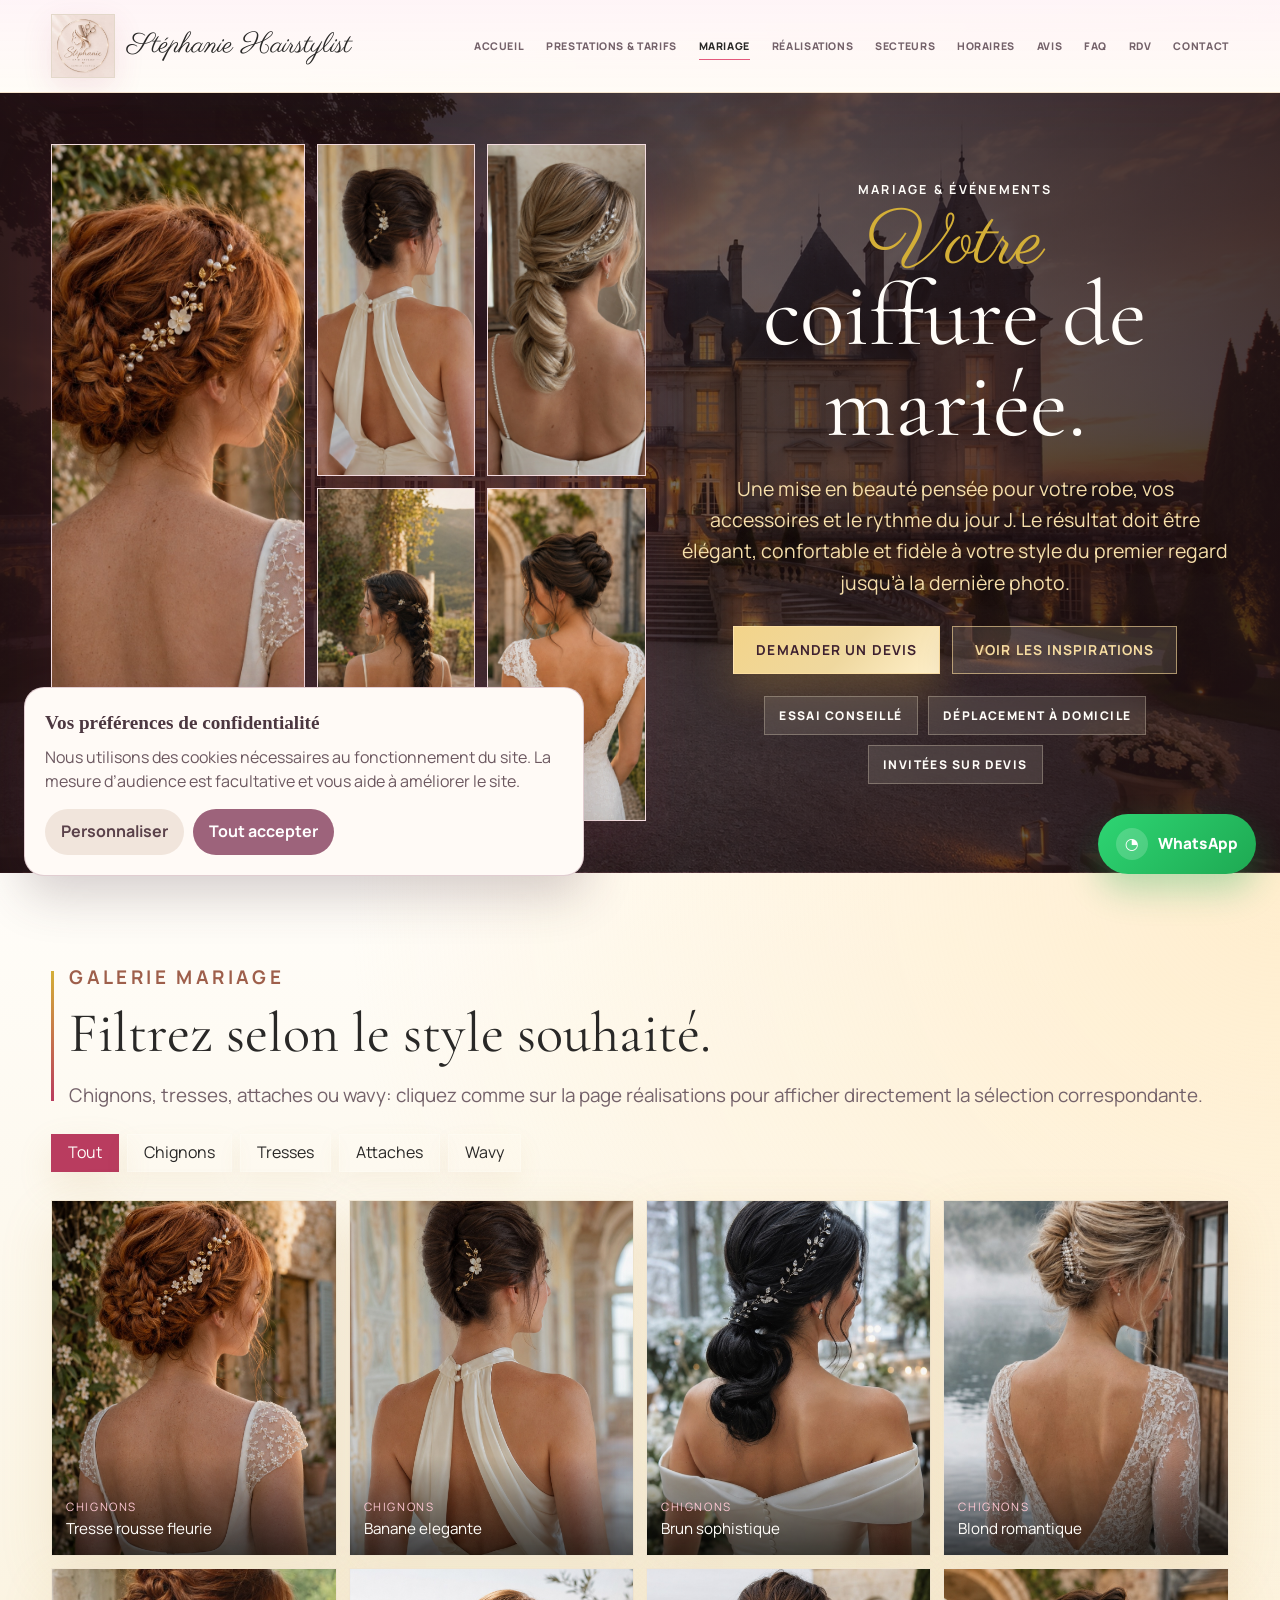
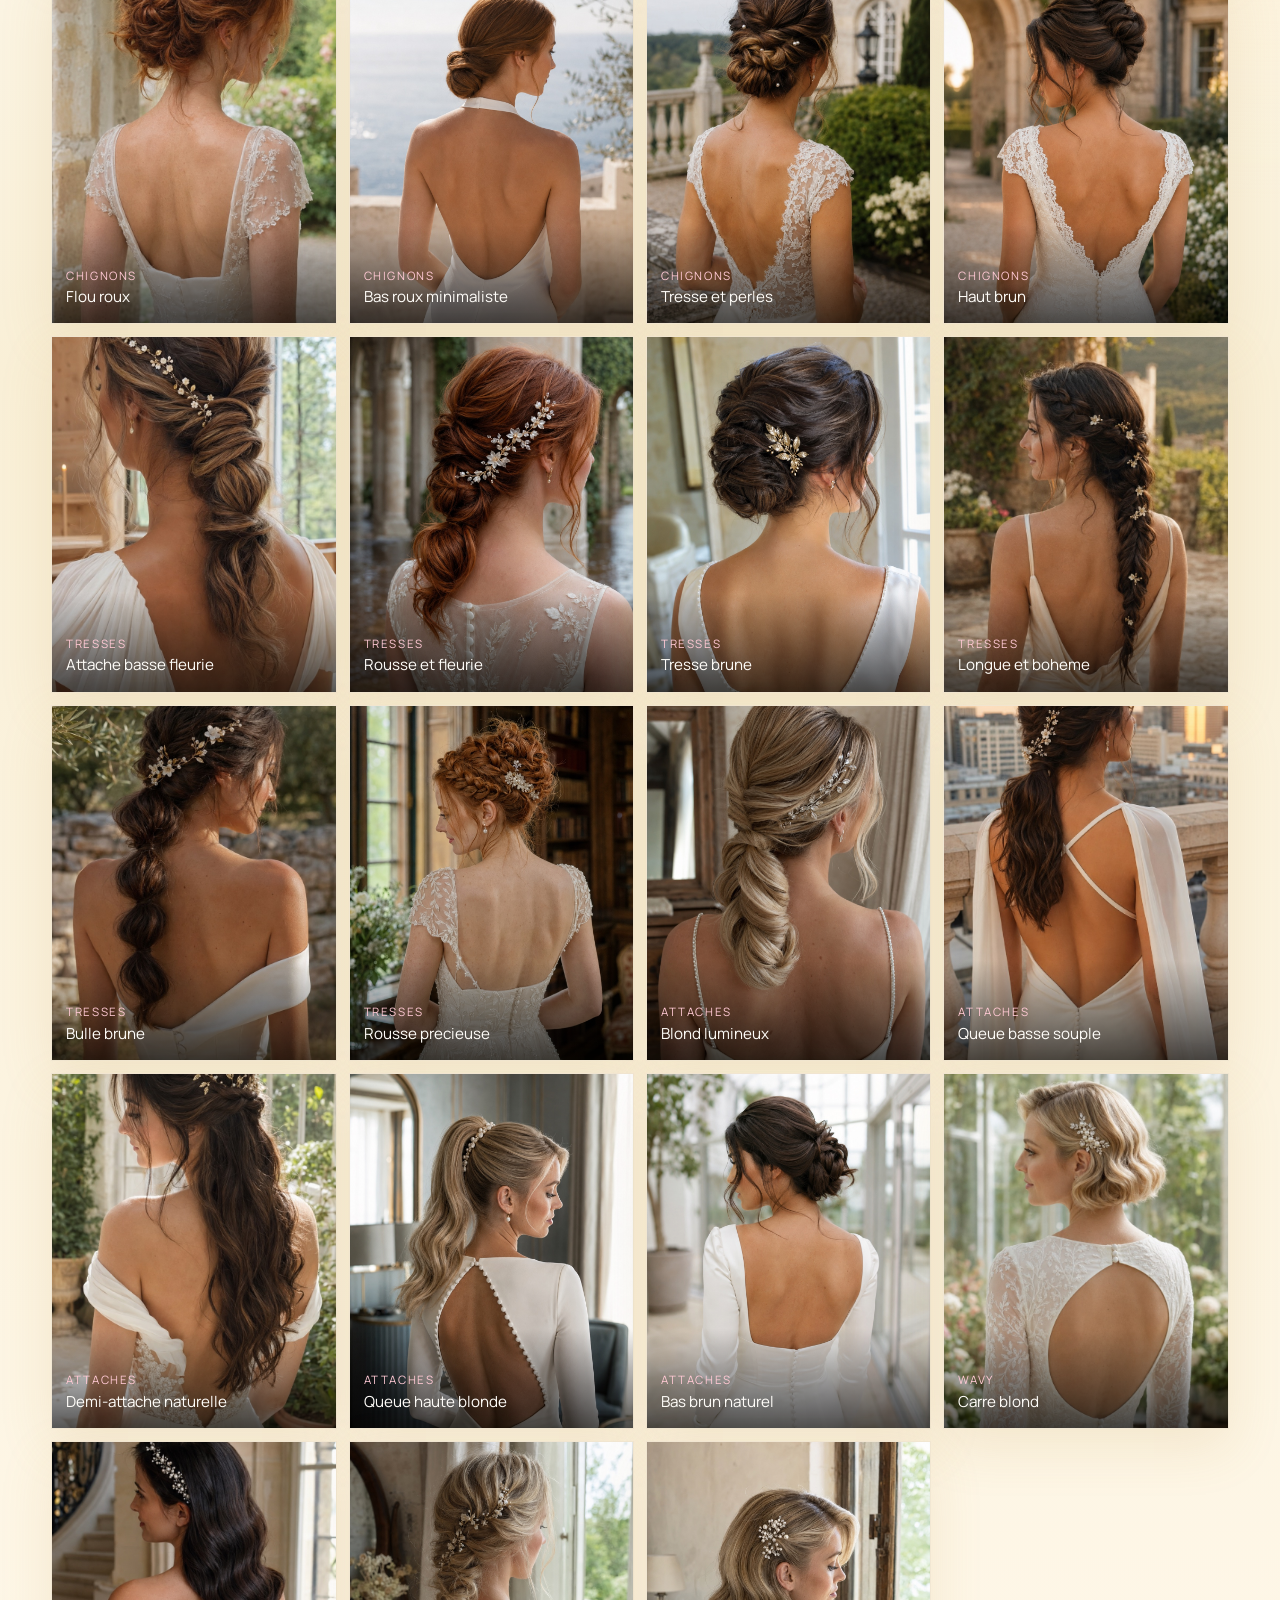
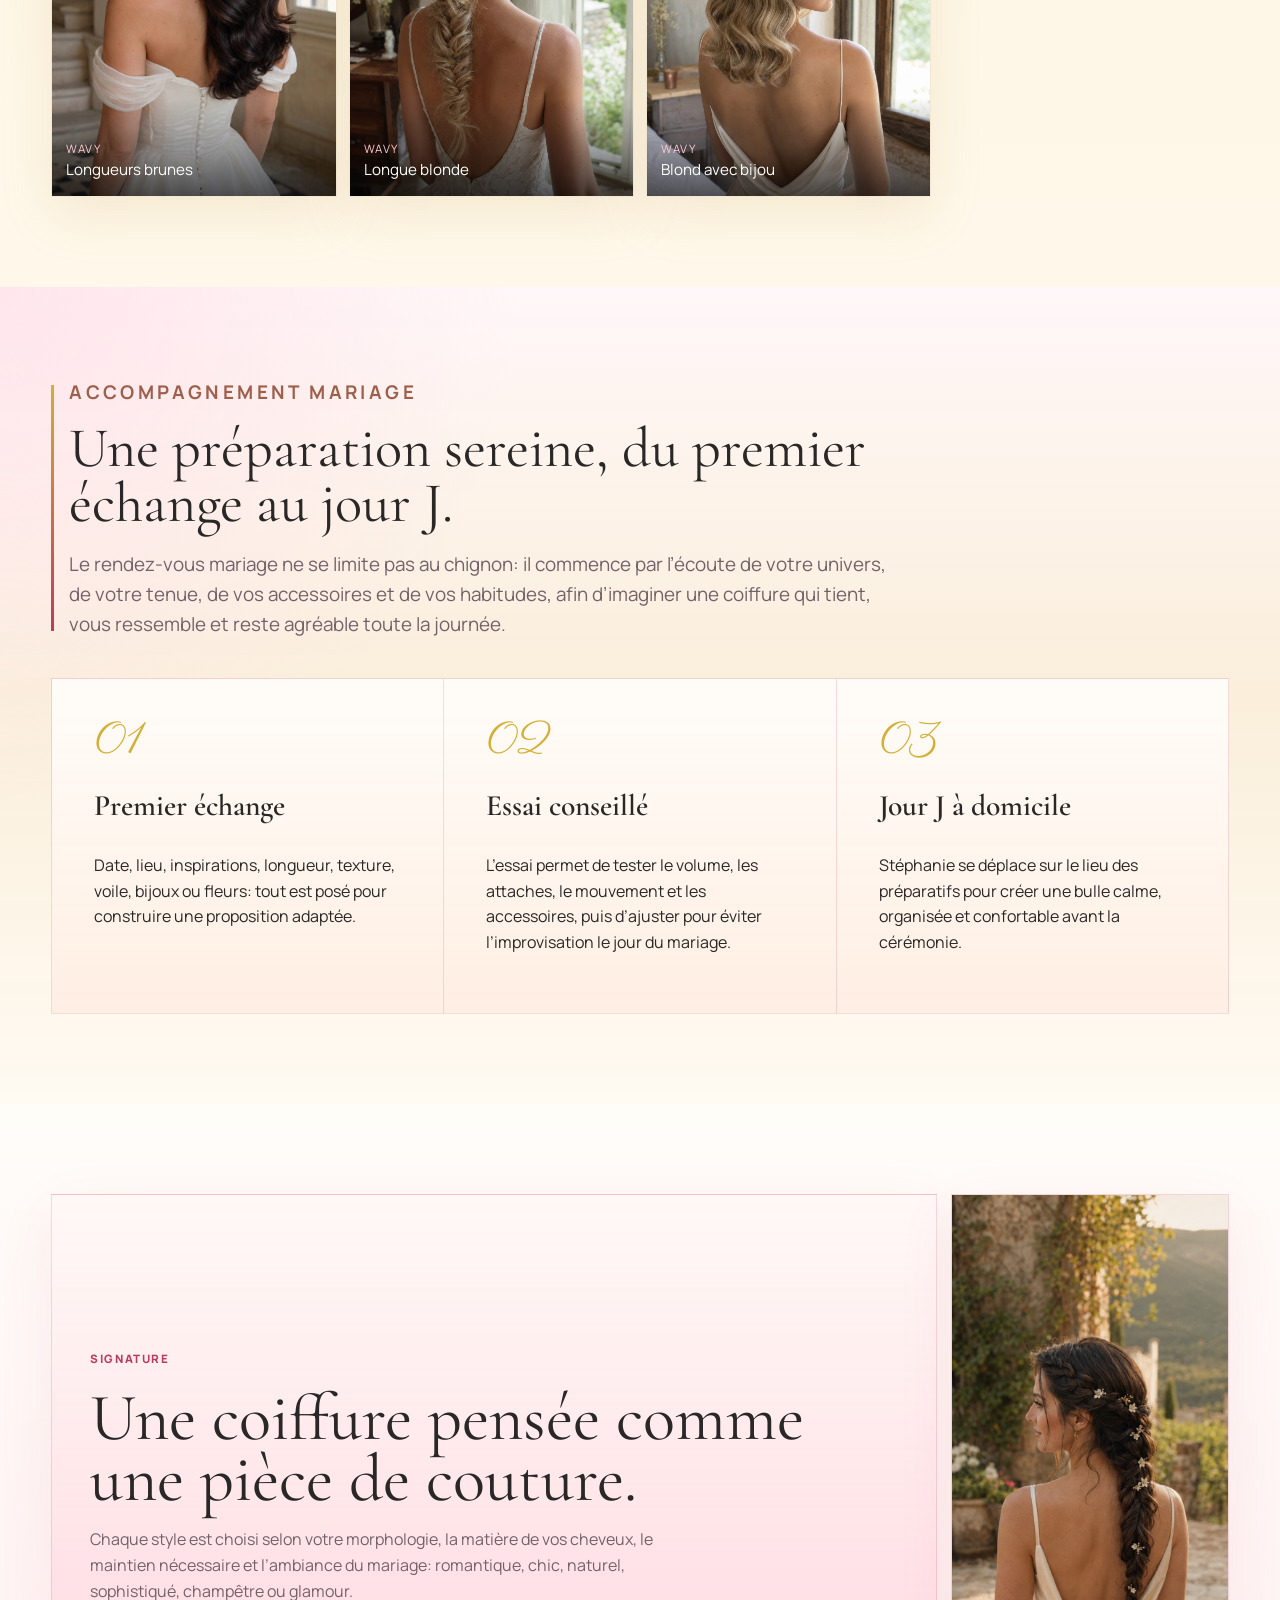
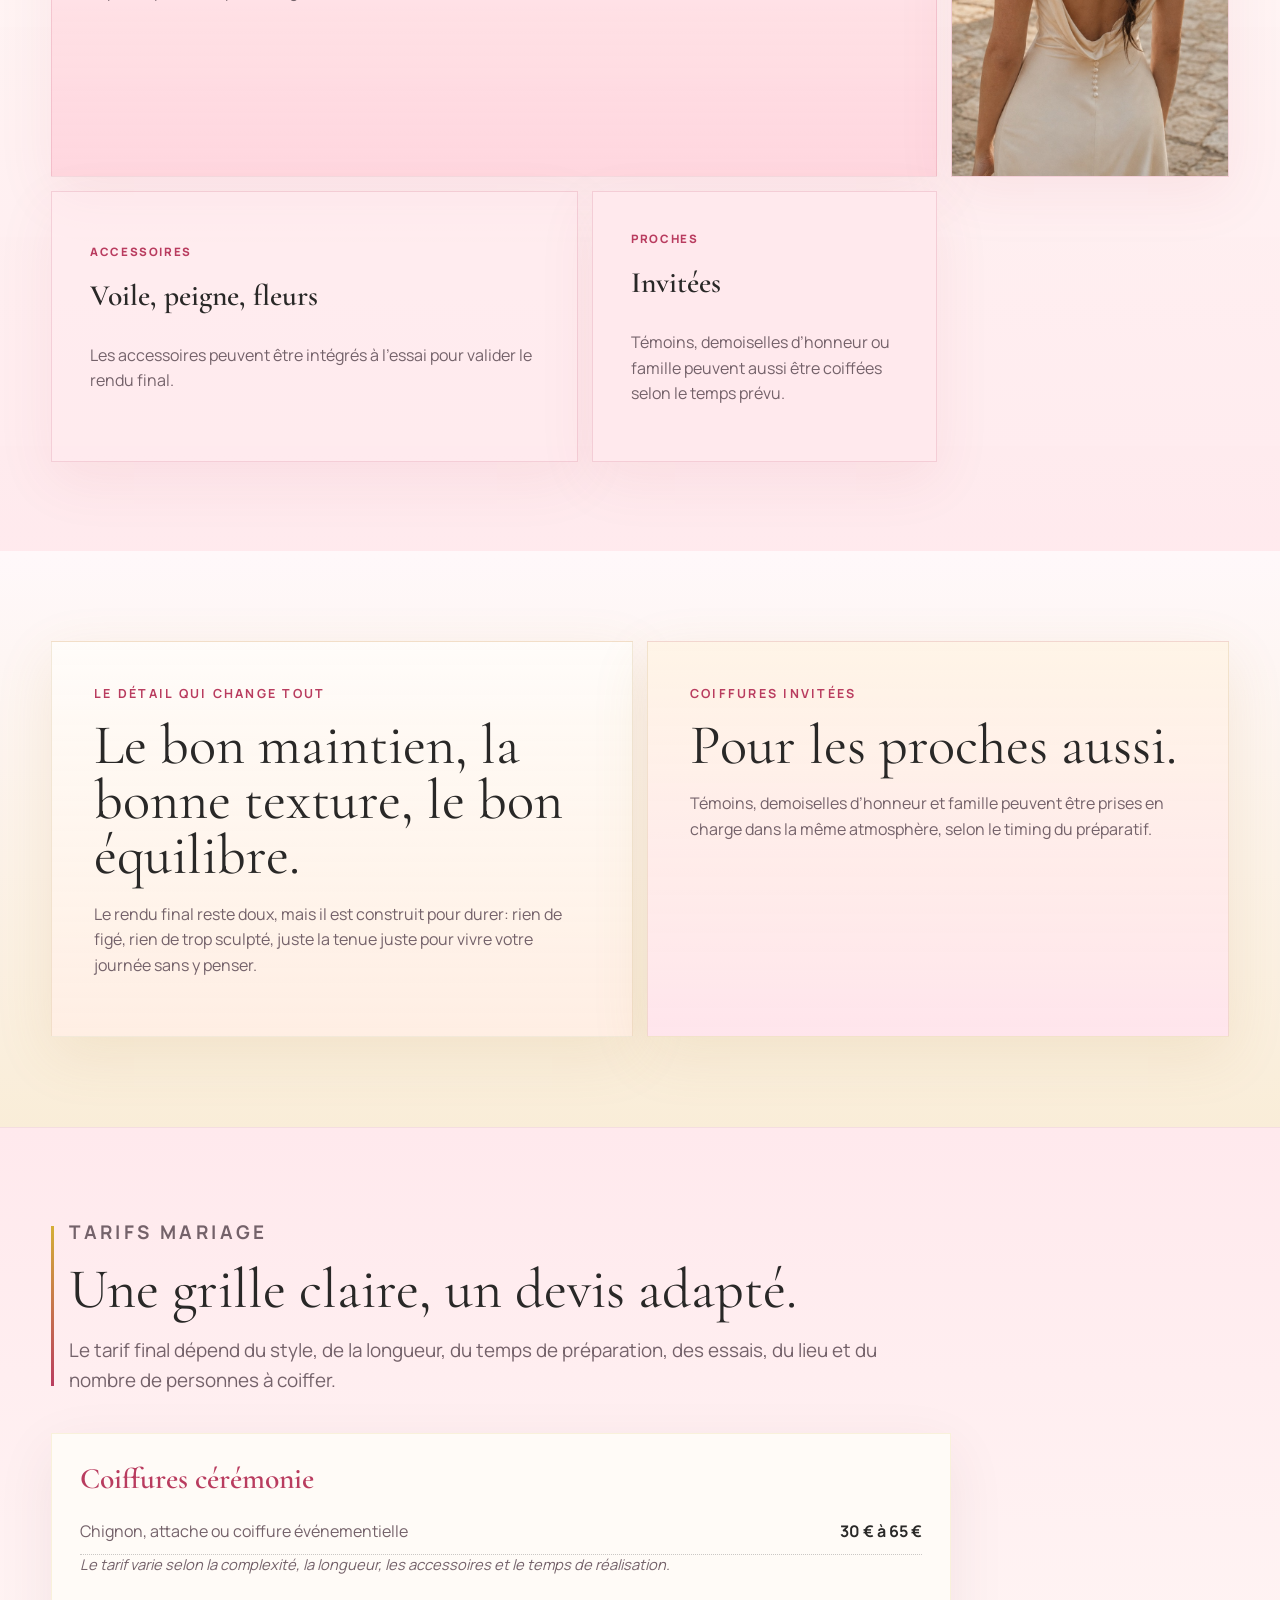
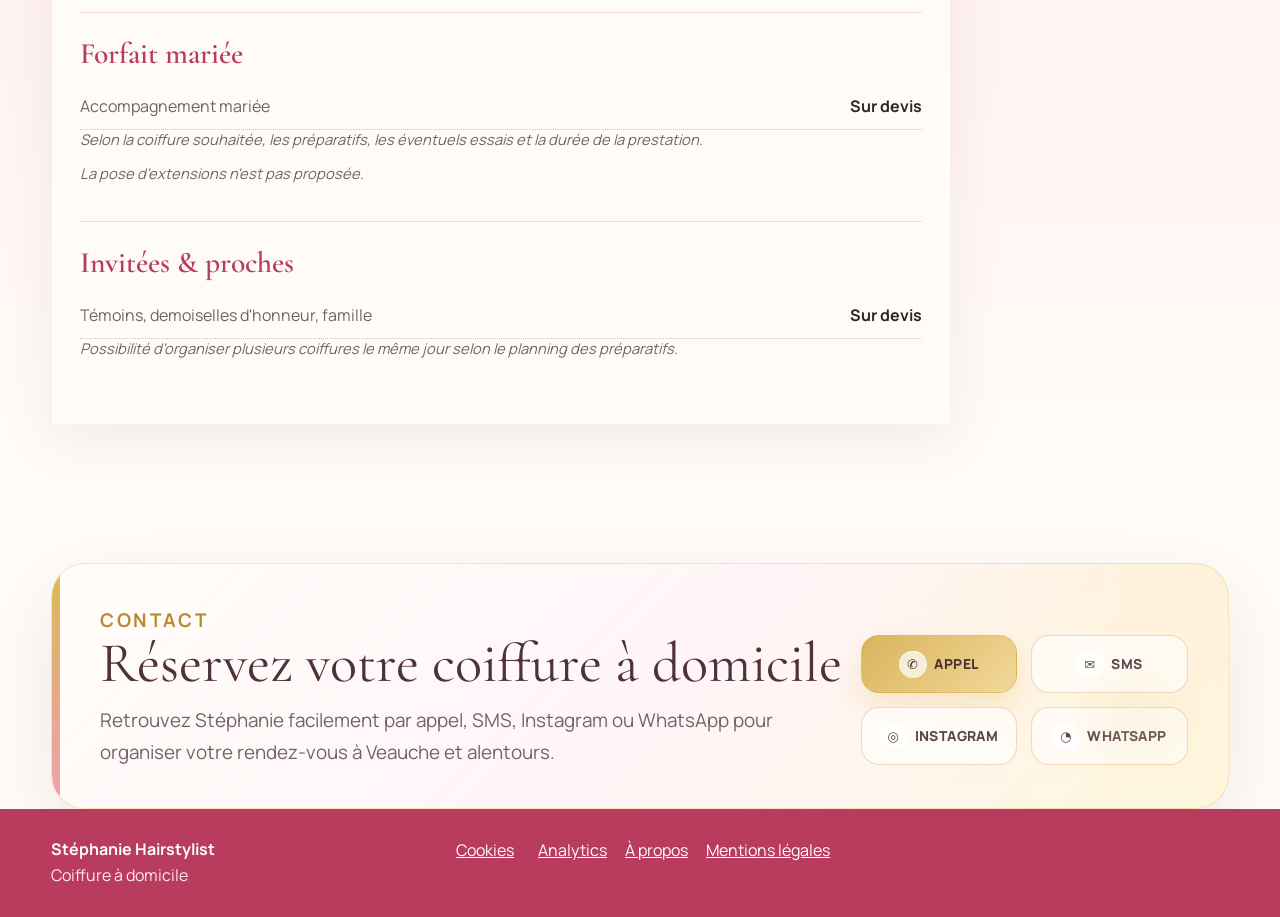
<file: mariage.html>
<!doctype html>
<html lang="fr">
  <head>
    <meta charset="utf-8">
    <meta name="viewport" content="width=device-width, initial-scale=1">
    <title>Coiffure mariage à domicile Veauche - Stéphanie Hairstylist</title>
    <meta name="description" content="Coiffure mariage à domicile autour de Veauche: chignons, attaches, wavy, essai, accompagnement de la mariée et coiffures invitées sur devis.">
    <meta name="keywords" content="coiffure mariage Veauche, chignon mariée Veauche, coiffeuse mariage domicile Loire, forfait mariée coiffure, chignon mariage Forez">
    <link rel="canonical" href="https://hairstylist-stephanie.com/mariage.html">
    <meta property="og:title" content="Coiffure mariage - Stéphanie Hairstylist">
    <meta property="og:description" content="Accompagnement coiffure mariage à domicile: essai, chignon, attaches, wavy et préparatifs du jour J autour de Veauche.">
    <meta property="og:image" content="https://hairstylist-stephanie.com/assets/mariage/01-chignon-tresse-rousse.jpg">
    <meta property="og:url" content="https://hairstylist-stephanie.com/mariage.html">
    <meta property="og:type" content="website">
    <meta property="og:site_name" content="Stéphanie Hairstylist">
    <meta property="og:image:width" content="1200">
    <meta property="og:image:height" content="630">
    <meta property="og:image:alt" content="Stéphanie Hairstylist, coiffeuse à domicile">
    <meta property="og:image:secure_url" content="https://hairstylist-stephanie.com/assets/brand/social-share-facebook.jpg">
    <meta property="og:image:type" content="image/jpeg">
    <meta name="twitter:card" content="summary_large_image">
    <meta name="twitter:title" content="Coiffure mariage - Stéphanie Hairstylist">
    <meta name="twitter:description" content="Accompagnement coiffure mariage à domicile: essai, chignon, attaches, wavy et préparatifs du jour J autour de Veauche.">
    <meta name="twitter:image" content="https://hairstylist-stephanie.com/assets/brand/social-share-facebook.jpg">
    <meta name="twitter:image:alt" content="Stéphanie Hairstylist, coiffeuse à domicile">
    <link rel="icon" href="./assets/brand/logo-2026.jpg">
    <link rel="stylesheet" href="./src/styles.css?v=20261029-consent-2">
    <script defer src="./src/app.js?v=20260916-sector-zone-loire-exclusions"></script>
    <script defer src="/stephanie-analytics/consent.js?v=20261029-4"></script>
    <script defer src="/stephanie-analytics/tracker.js?v=20261029-4"></script>
  </head>
  <body>
    <header class="site-header">
      <a class="brand" href="index.html" aria-label="Accueil Stéphanie Hairstylist">
        <img src="/assets/brand/logo-2026.jpg" alt="Logo Stéphanie Hairstylist">
        <span>Stéphanie Hairstylist</span>
      </a>
      <button class="nav-toggle" type="button" aria-label="Ouvrir le menu" aria-expanded="false">
        <span></span><span></span><span></span>
      </button>
      <nav class="main-nav" aria-label="Navigation principale">
        <a href="index.html">Accueil</a>
        <a href="./prestations.html">Prestations & tarifs</a>
        <a class="active" href="./mariage.html">Mariage</a>
        <a href="./realisations.html">Réalisations</a>
        <a href="./secteurs.html">Secteurs</a>
        <a href="./horaires.html">Horaires</a>
        <a href="./avis.html">Avis</a>
        <a href="./faq.html">FAQ</a>
        <a href="./rdv.html">RDV</a>
        <a href="./contact.html">Contact</a>
      </nav>
    </header>

    <main>
      <section class="wedding-hero wedding-hero-premium">
        <div class="wedding-hero-gallery" aria-label="Inspirations coiffure mariage">
          <figure class="wedding-hero-main">
            <img src="./assets/mariage/01-chignon-tresse-rousse.jpg" alt="Chignon tressé roux avec bijou fleuri">
          </figure>
          <figure>
            <img src="./assets/mariage/02-chignon-banane-brun.jpg" alt="Chignon banane brun avec accessoire fleuri">
          </figure>
          <figure>
            <img src="./assets/mariage/03-attache-basse-blonde.jpg" alt="Attache basse blonde avec bijou argenté">
          </figure>
          <figure>
            <img src="./assets/mariage/08-tresse-longue-fleurie.jpg" alt="Tresse longue fleurie">
          </figure>
          <figure>
            <img src="./assets/mariage/23-chignon-haut-brun.jpg" alt="Chignon haut brun">
          </figure>
        </div>
        <div class="wedding-hero-copy">
          <p class="kicker">Mariage & événements</p>
          <h1><span class="script-name">Votre</span> coiffure de mariée.</h1>
          <p>Une mise en beauté pensée pour votre robe, vos accessoires et le rythme du jour J. Le résultat doit être élégant, confortable et fidèle à votre style du premier regard jusqu’à la dernière photo.</p>
          <div class="hero-actions">
            <a class="button primary" href="tel:+33786108335">Demander un devis</a>
            <a class="button secondary" href="#creations">Voir les inspirations</a>
          </div>
          <div class="entry-stats wedding-points" aria-label="Points forts">
            <span>Essai conseillé</span>
            <span>Déplacement à domicile</span>
            <span>Invitées sur devis</span>
          </div>
        </div>
      </section>

      <section class="section wedding-creations wedding-creations-dark" id="creations">
        <div class="section-heading compact">
          <p class="section-label">Galerie mariage</p>
          <h2>Filtrez selon le style souhaité.</h2>
          <p>Chignons, tresses, attaches ou wavy: cliquez comme sur la page réalisations pour afficher directement la sélection correspondante.</p>
        </div>
        <div class="gallery-filters wedding-gallery-filters" id="weddingStyleFilters" aria-label="Filtrer les coiffures mariage"></div>
        <div class="gallery-grid wedding-gallery-grid" id="weddingGalleryGrid"></div>
      </section>

      <section class="section wedding-intro wedding-luxe-intro">
        <div class="section-heading">
          <p class="section-label">Accompagnement mariage</p>
          <h2>Une préparation sereine, du premier échange au jour J.</h2>
          <p>Le rendez-vous mariage ne se limite pas au chignon: il commence par l’écoute de votre univers, de votre tenue, de vos accessoires et de vos habitudes, afin d’imaginer une coiffure qui tient, vous ressemble et reste agréable toute la journée.</p>
        </div>
        <div class="wedding-steps">
          <article>
            <span>01</span>
            <h3>Premier échange</h3>
            <p>Date, lieu, inspirations, longueur, texture, voile, bijoux ou fleurs: tout est posé pour construire une proposition adaptée.</p>
          </article>
          <article>
            <span>02</span>
            <h3>Essai conseillé</h3>
            <p>L’essai permet de tester le volume, les attaches, le mouvement et les accessoires, puis d’ajuster pour éviter l’improvisation le jour du mariage.</p>
          </article>
          <article>
            <span>03</span>
            <h3>Jour J à domicile</h3>
            <p>Stéphanie se déplace sur le lieu des préparatifs pour créer une bulle calme, organisée et confortable avant la cérémonie.</p>
          </article>
        </div>
      </section>

      <section class="section wedding-care">
        <div class="editorial-grid wedding-editorial-grid">
          <article class="editorial-card tall">
            <span>Signature</span>
            <h2>Une coiffure pensée comme une pièce de couture.</h2>
            <p>Chaque style est choisi selon votre morphologie, la matière de vos cheveux, le maintien nécessaire et l’ambiance du mariage: romantique, chic, naturel, sophistiqué, champêtre ou glamour.</p>
          </article>
          <article class="image-card">
            <img src="./assets/mariage/08-tresse-longue-fleurie.jpg" alt="Tresse longue fleurie pour mariage">
          </article>
          <article class="editorial-card">
            <span>Accessoires</span>
            <h3>Voile, peigne, fleurs</h3>
            <p>Les accessoires peuvent être intégrés à l’essai pour valider le rendu final.</p>
          </article>
          <article class="editorial-card blush">
            <span>Proches</span>
            <h3>Invitées</h3>
            <p>Témoins, demoiselles d’honneur ou famille peuvent aussi être coiffées selon le temps prévu.</p>
          </article>
        </div>
      </section>

      <section class="section wedding-highlight-strip">
        <div class="highlight-card">
          <p class="section-label">Le détail qui change tout</p>
          <h2>Le bon maintien, la bonne texture, le bon équilibre.</h2>
          <p>Le rendu final reste doux, mais il est construit pour durer: rien de figé, rien de trop sculpté, juste la tenue juste pour vivre votre journée sans y penser.</p>
        </div>
        <div class="highlight-card accent">
          <p class="section-label">Coiffures invitées</p>
          <h2>Pour les proches aussi.</h2>
          <p>Témoins, demoiselles d’honneur et famille peuvent être prises en charge dans la même atmosphère, selon le timing du préparatif.</p>
        </div>
      </section>

      <section class="section pricing-section wedding-pricing" id="tarifs-mariage">
        <div class="section-heading">
          <p class="section-label">Tarifs mariage</p>
          <h2>Une grille claire, un devis adapté.</h2>
          <p>Le tarif final dépend du style, de la longueur, du temps de préparation, des essais, du lieu et du nombre de personnes à coiffer.</p>
        </div>
        <div class="pricing-layout">
          <div class="pricing-panel">
            <section class="price-group">
              <h3>Coiffures cérémonie</h3>
              <div class="price-row"><span>Chignon, attache ou coiffure événementielle</span><strong>30 € à 65 €</strong></div>
              <p class="price-note">Le tarif varie selon la complexité, la longueur, les accessoires et le temps de réalisation.</p>
            </section>
            <section class="price-group">
              <h3>Forfait mariée</h3>
              <div class="price-row"><span>Accompagnement mariée</span><strong>Sur devis</strong></div>
              <p class="price-note">Selon la coiffure souhaitée, les préparatifs, les éventuels essais et la durée de la prestation.</p>
              <p class="price-note">La pose d'extensions n'est pas proposée.</p>
            </section>
            <section class="price-group">
              <h3>Invitées & proches</h3>
              <div class="price-row"><span>Témoins, demoiselles d'honneur, famille</span><strong>Sur devis</strong></div>
              <p class="price-note">Possibilité d'organiser plusieurs coiffures le même jour selon le planning des préparatifs.</p>
            </section>
          </div>
        </div>
      </section>

            <section class="contact-section contact-section--final">
        <div>
          <p class="section-label">Contact</p>
          <h2>Réservez votre coiffure à domicile</h2>
          <p>Retrouvez Stéphanie facilement par appel, SMS, Instagram ou WhatsApp pour organiser votre rendez-vous à Veauche et alentours.</p>
        </div>
        <div class="contact-actions">
          <a class="button primary" href="tel:+33786108335">Appel</a>
          <a class="button secondary" href="sms:+33786108335">SMS</a>
          <a class="button secondary" href="https://www.instagram.com/steph_aniehairstylist" target="_blank" rel="noreferrer">Instagram</a>
          <a class="button secondary" href="https://wa.me/33786108335" target="_blank" rel="noreferrer">WhatsApp</a>
        </div>
      </section>
    </main>
    <a class="floating-contact floating-contact--desktop" href="https://wa.me/33786108335" target="_blank" rel="noreferrer" aria-label="Contacter Stéphanie sur WhatsApp"><span>WhatsApp</span></a>
    <a class="floating-contact floating-contact--mobile" href="sms:+33786108335" aria-label="Envoyer un SMS à Stéphanie"><span>SMS</span></a>

    <footer class="footer">
      <div><strong>Stéphanie Hairstylist</strong><span>Coiffure à domicile</span></div>
      <div class="footer-actions">
        <button class="footer-link" type="button" data-cookie-settings>Cookies</button>
        <a class="footer-link" href="https://stephanie-analytics.stephanie-analytics.workers.dev/admin" target="_blank" rel="noopener">Analytics</a>
        <a class="footer-link" href="/a-propos.html">À propos</a>
        <a class="footer-link" href="/mentions-legales.html">Mentions légales</a>
      </div>
    </footer>
  </body>
</html>
</file>
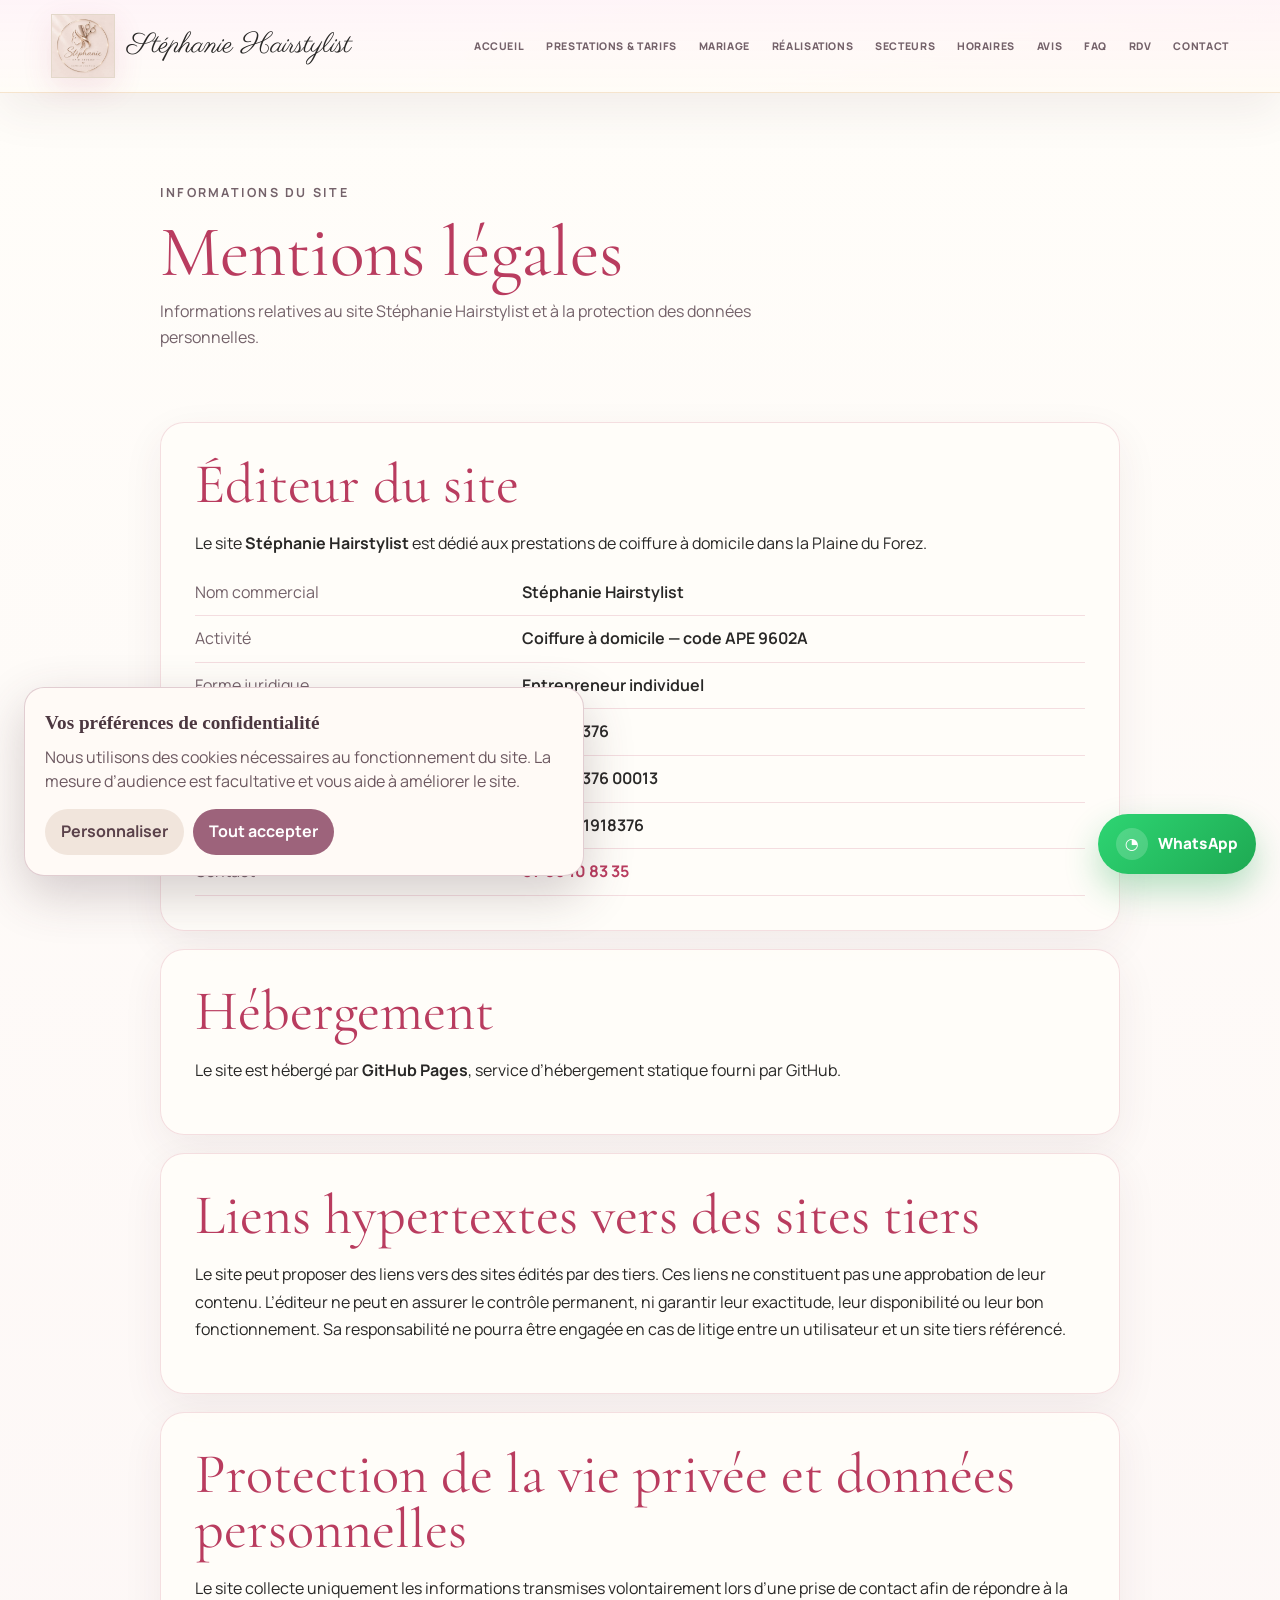
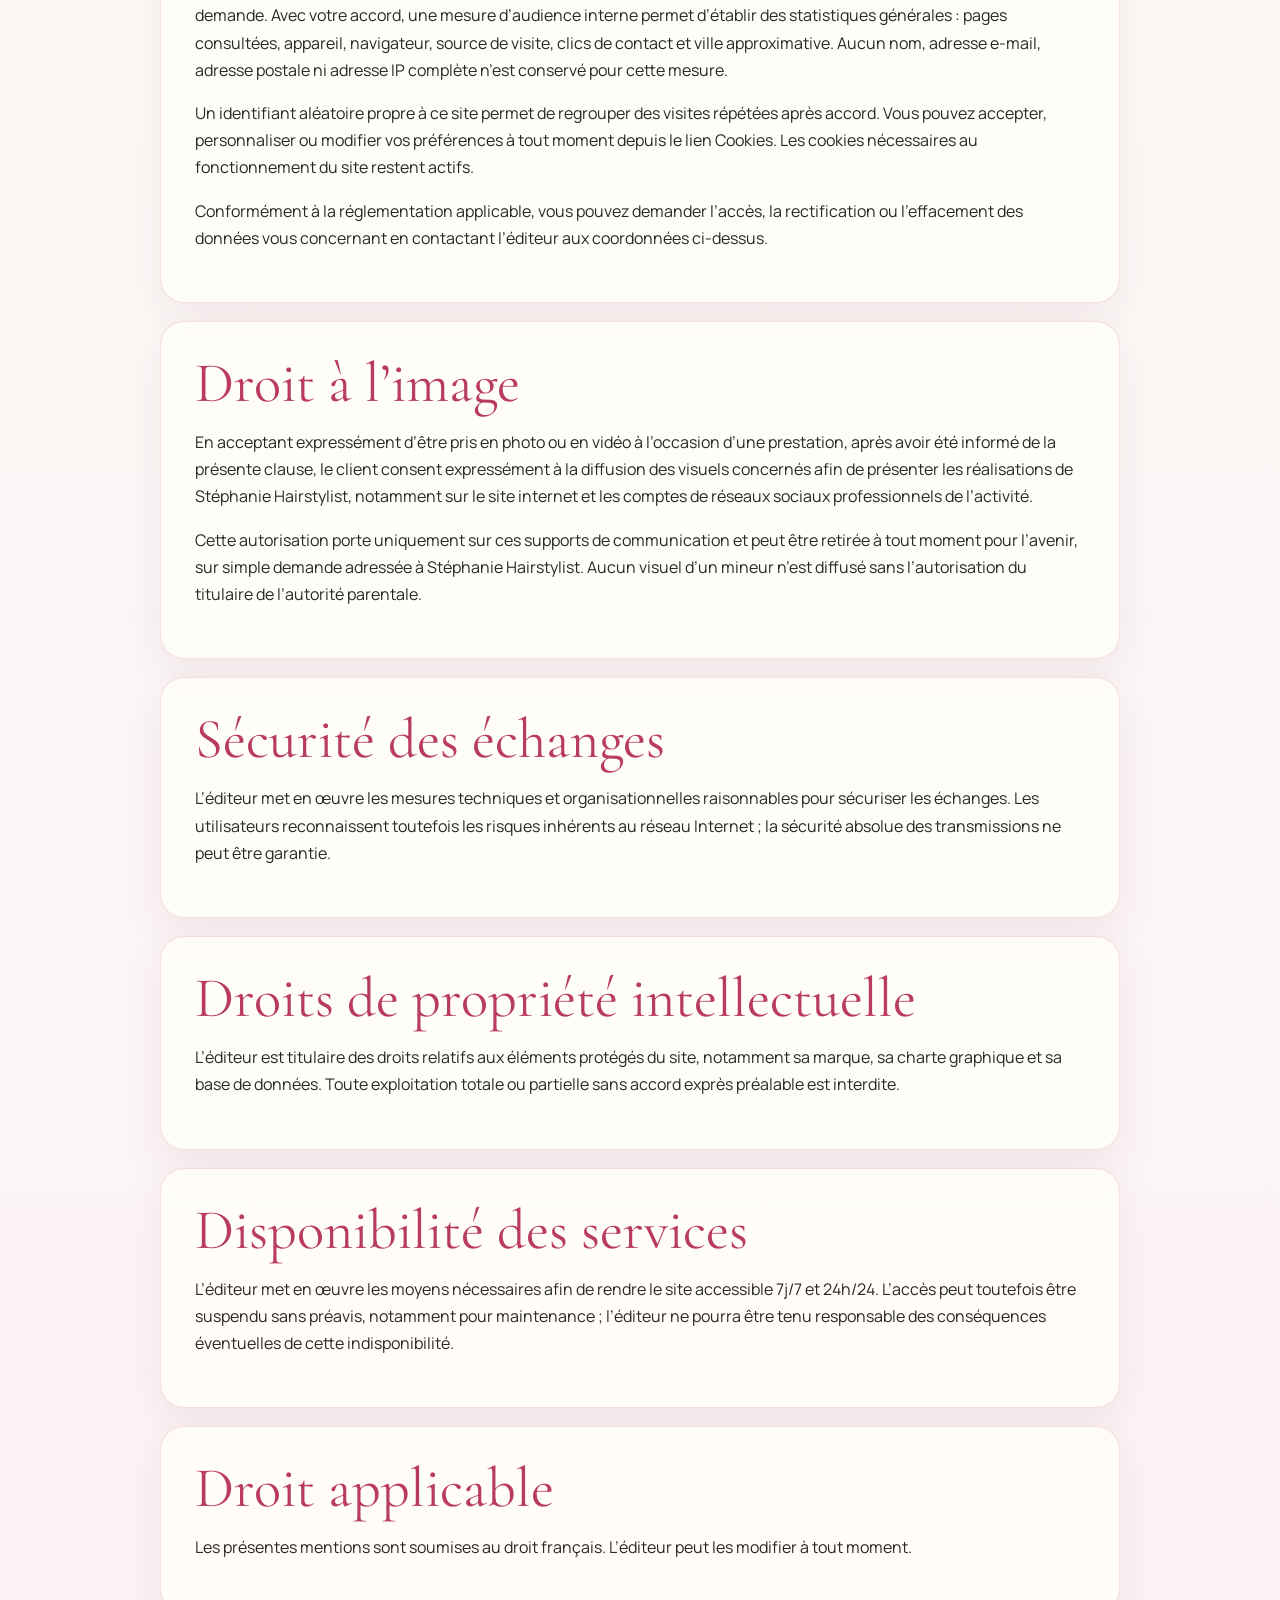
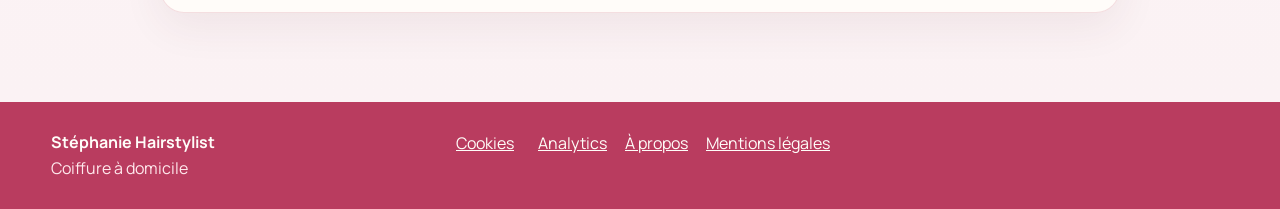
<file: mentions-legales.html>
<!doctype html>
<html lang="fr">
  <head>
    <meta charset="utf-8">
    <meta name="viewport" content="width=device-width, initial-scale=1">
    <title>Mentions légales - Stéphanie Hairstylist</title>
    <meta name="description" content="Mentions légales et politique de confidentialité du site Stéphanie Hairstylist.">
    <link rel="canonical" href="https://hairstylist-stephanie.com/mentions-legales.html">
    <link rel="icon" href="/assets/brand/logo-2026.jpg">
    <link rel="stylesheet" href="/src/styles.css?v=20261029-pages-1">
    <script defer src="/src/content.js?v=20260916-realisations-photos-2"></script>
    <script defer src="/src/app.js?v=20260916-sector-zone-loire-exclusions"></script>
    <script defer src="/stephanie-analytics/consent.js?v=20261029-4"></script>
    <script defer src="/stephanie-analytics/tracker.js?v=20261029-4"></script>
  </head>
  <body>
    <header class="site-header"><a class="brand" href="/index.html" aria-label="Accueil Stéphanie Hairstylist"><img src="/assets/brand/logo-2026.jpg" alt="Logo Stéphanie Hairstylist"><span>Stéphanie Hairstylist</span></a><button class="nav-toggle" type="button" aria-label="Ouvrir le menu" aria-expanded="false"><span></span><span></span><span></span></button><nav class="main-nav" aria-label="Navigation principale"><a href="/index.html">Accueil</a><a href="/prestations.html">Prestations & tarifs</a><a href="/mariage.html">Mariage</a><a href="/realisations.html">Réalisations</a><a href="/secteurs.html">Secteurs</a><a href="/horaires.html">Horaires</a><a href="/avis.html">Avis</a><a href="/faq.html">FAQ</a><a href="/rdv.html">RDV</a><a href="/contact.html">Contact</a></nav></header>
    <main class="legal-page"><header class="legal-page-header"><p class="section-label">Informations du site</p><h1>Mentions légales</h1><p>Informations relatives au site Stéphanie Hairstylist et à la protection des données personnelles.</p></header>
      <article class="legal-content"><section><h2>Éditeur du site</h2><p>Le site <strong>Stéphanie Hairstylist</strong> est dédié aux prestations de coiffure à domicile dans la Plaine du Forez.</p><dl><div><dt>Nom commercial</dt><dd>Stéphanie Hairstylist</dd></div><div><dt>Activité</dt><dd>Coiffure à domicile — code APE 9602A</dd></div><div><dt>Forme juridique</dt><dd>Entrepreneur individuel</dd></div><div><dt>SIREN</dt><dd>991 918 376</dd></div><div><dt>SIRET du siège</dt><dd>991 918 376 00013</dd></div><div><dt>TVA intracommunautaire</dt><dd>FR04 991918376</dd></div><div><dt>Contact</dt><dd><a href="tel:+33786108335">07 86 10 83 35</a></dd></div></dl></section>
      <section><h2>Hébergement</h2><p>Le site est hébergé par <strong>GitHub Pages</strong>, service d’hébergement statique fourni par GitHub.</p></section>
      <section><h2>Liens hypertextes vers des sites tiers</h2><p>Le site peut proposer des liens vers des sites édités par des tiers. Ces liens ne constituent pas une approbation de leur contenu. L’éditeur ne peut en assurer le contrôle permanent, ni garantir leur exactitude, leur disponibilité ou leur bon fonctionnement. Sa responsabilité ne pourra être engagée en cas de litige entre un utilisateur et un site tiers référencé.</p></section>
      <section><h2>Protection de la vie privée et données personnelles</h2><p>Le site collecte uniquement les informations transmises volontairement lors d’une prise de contact afin de répondre à la demande. Avec votre accord, une mesure d’audience interne permet d’établir des statistiques générales : pages consultées, appareil, navigateur, source de visite, clics de contact et ville approximative. Aucun nom, adresse e-mail, adresse postale ni adresse IP complète n’est conservé pour cette mesure.</p><p>Un identifiant aléatoire propre à ce site permet de regrouper des visites répétées après accord. Vous pouvez accepter, personnaliser ou modifier vos préférences à tout moment depuis le lien Cookies. Les cookies nécessaires au fonctionnement du site restent actifs.</p><p>Conformément à la réglementation applicable, vous pouvez demander l’accès, la rectification ou l’effacement des données vous concernant en contactant l’éditeur aux coordonnées ci-dessus.</p></section>
      <section><h2>Droit à l’image</h2><p>En acceptant expressément d’être pris en photo ou en vidéo à l’occasion d’une prestation, après avoir été informé de la présente clause, le client consent expressément à la diffusion des visuels concernés afin de présenter les réalisations de Stéphanie Hairstylist, notamment sur le site internet et les comptes de réseaux sociaux professionnels de l’activité.</p><p>Cette autorisation porte uniquement sur ces supports de communication et peut être retirée à tout moment pour l’avenir, sur simple demande adressée à Stéphanie Hairstylist. Aucun visuel d’un mineur n’est diffusé sans l’autorisation du titulaire de l’autorité parentale.</p></section>
      <section><h2>Sécurité des échanges</h2><p>L’éditeur met en œuvre les mesures techniques et organisationnelles raisonnables pour sécuriser les échanges. Les utilisateurs reconnaissent toutefois les risques inhérents au réseau Internet ; la sécurité absolue des transmissions ne peut être garantie.</p></section>
      <section><h2>Droits de propriété intellectuelle</h2><p>L’éditeur est titulaire des droits relatifs aux éléments protégés du site, notamment sa marque, sa charte graphique et sa base de données. Toute exploitation totale ou partielle sans accord exprès préalable est interdite.</p></section>
      <section><h2>Disponibilité des services</h2><p>L’éditeur met en œuvre les moyens nécessaires afin de rendre le site accessible 7j/7 et 24h/24. L’accès peut toutefois être suspendu sans préavis, notamment pour maintenance ; l’éditeur ne pourra être tenu responsable des conséquences éventuelles de cette indisponibilité.</p></section>
      <section><h2>Droit applicable</h2><p>Les présentes mentions sont soumises au droit français. L’éditeur peut les modifier à tout moment.</p></section></article>
    </main>
    <a class="floating-contact floating-contact--desktop" href="https://wa.me/33786108335" target="_blank" rel="noreferrer" aria-label="Contacter Stéphanie sur WhatsApp"><span>WhatsApp</span></a><a class="floating-contact floating-contact--mobile" href="sms:+33786108335" aria-label="Envoyer un SMS à Stéphanie"><span>SMS</span></a>
    <footer class="footer"><div><strong>Stéphanie Hairstylist</strong><span>Coiffure à domicile</span></div><div class="footer-actions"><button class="footer-link" type="button" data-cookie-settings>Cookies</button><a class="footer-link" href="https://stephanie-analytics.stephanie-analytics.workers.dev/admin" target="_blank" rel="noopener">Analytics</a><a class="footer-link" href="/a-propos.html">À propos</a><a class="footer-link" href="/mentions-legales.html">Mentions légales</a></div></footer>
  </body>
</html>
</file>
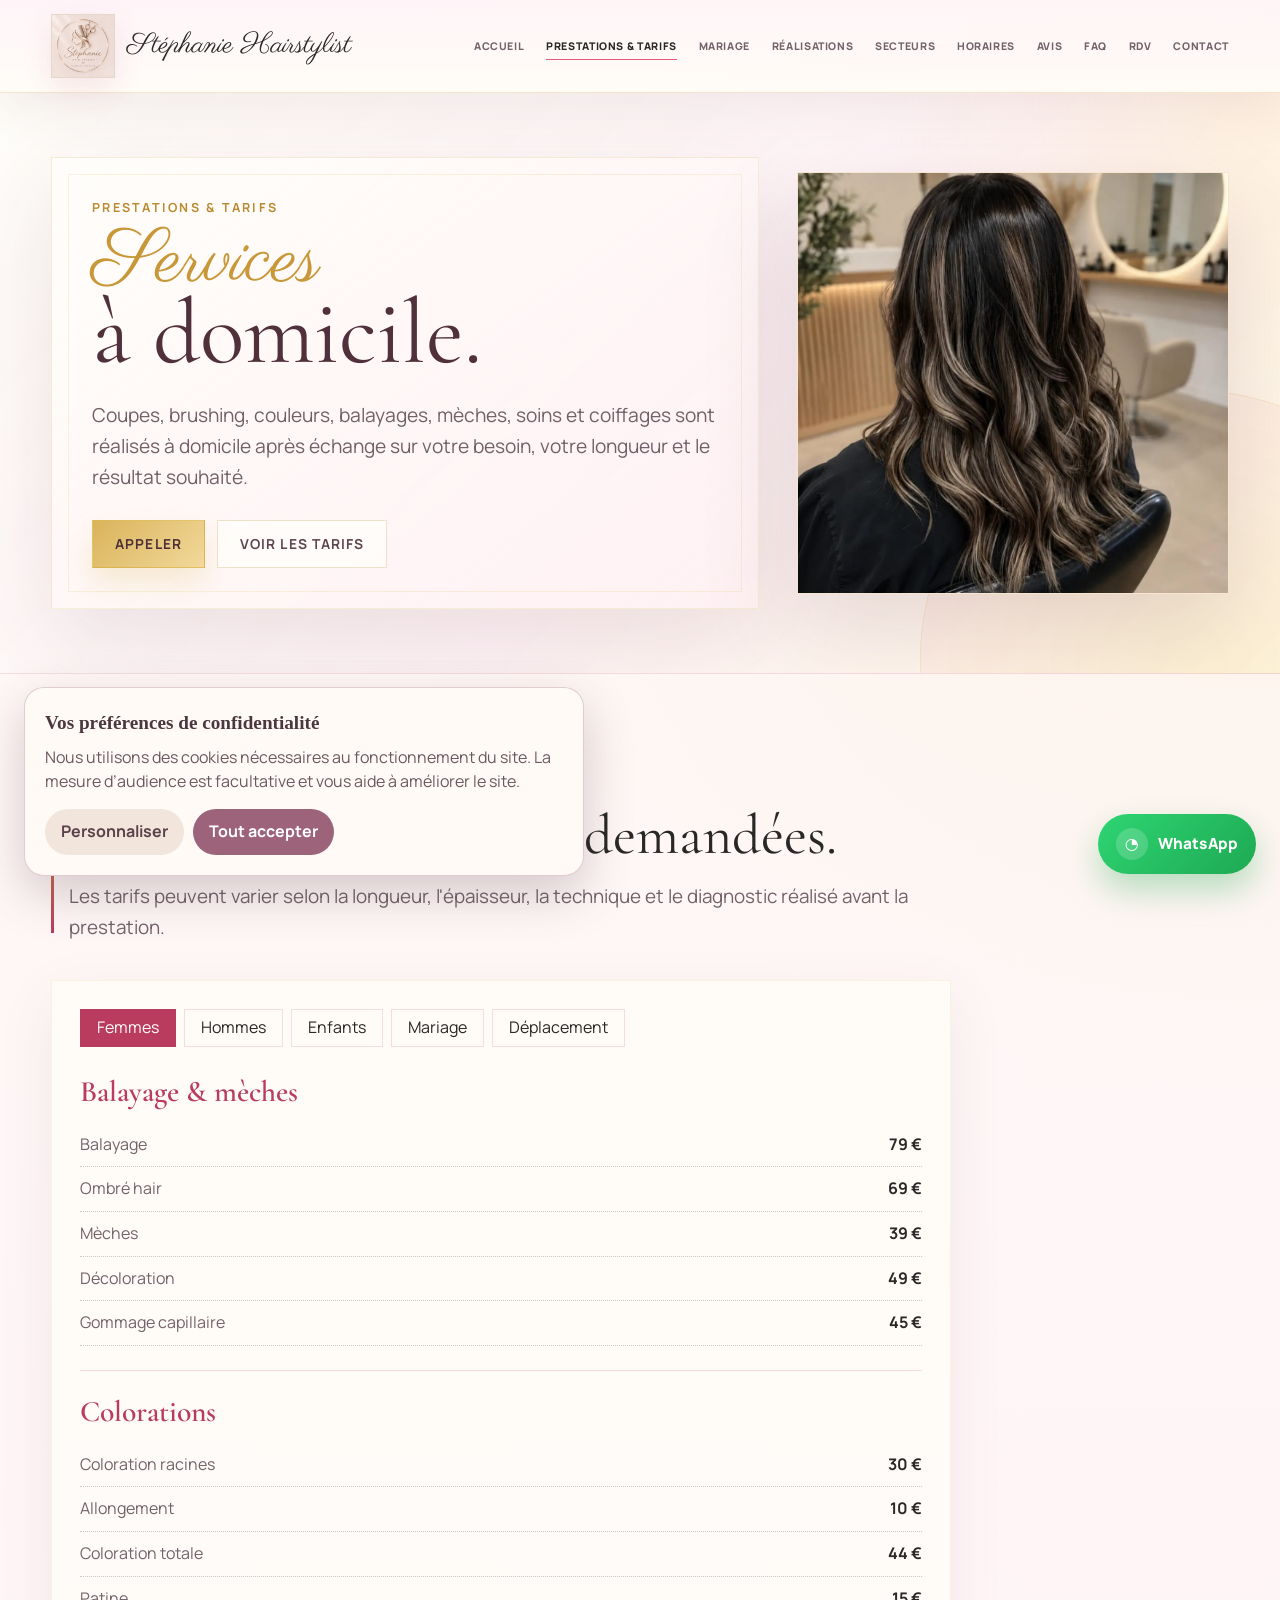
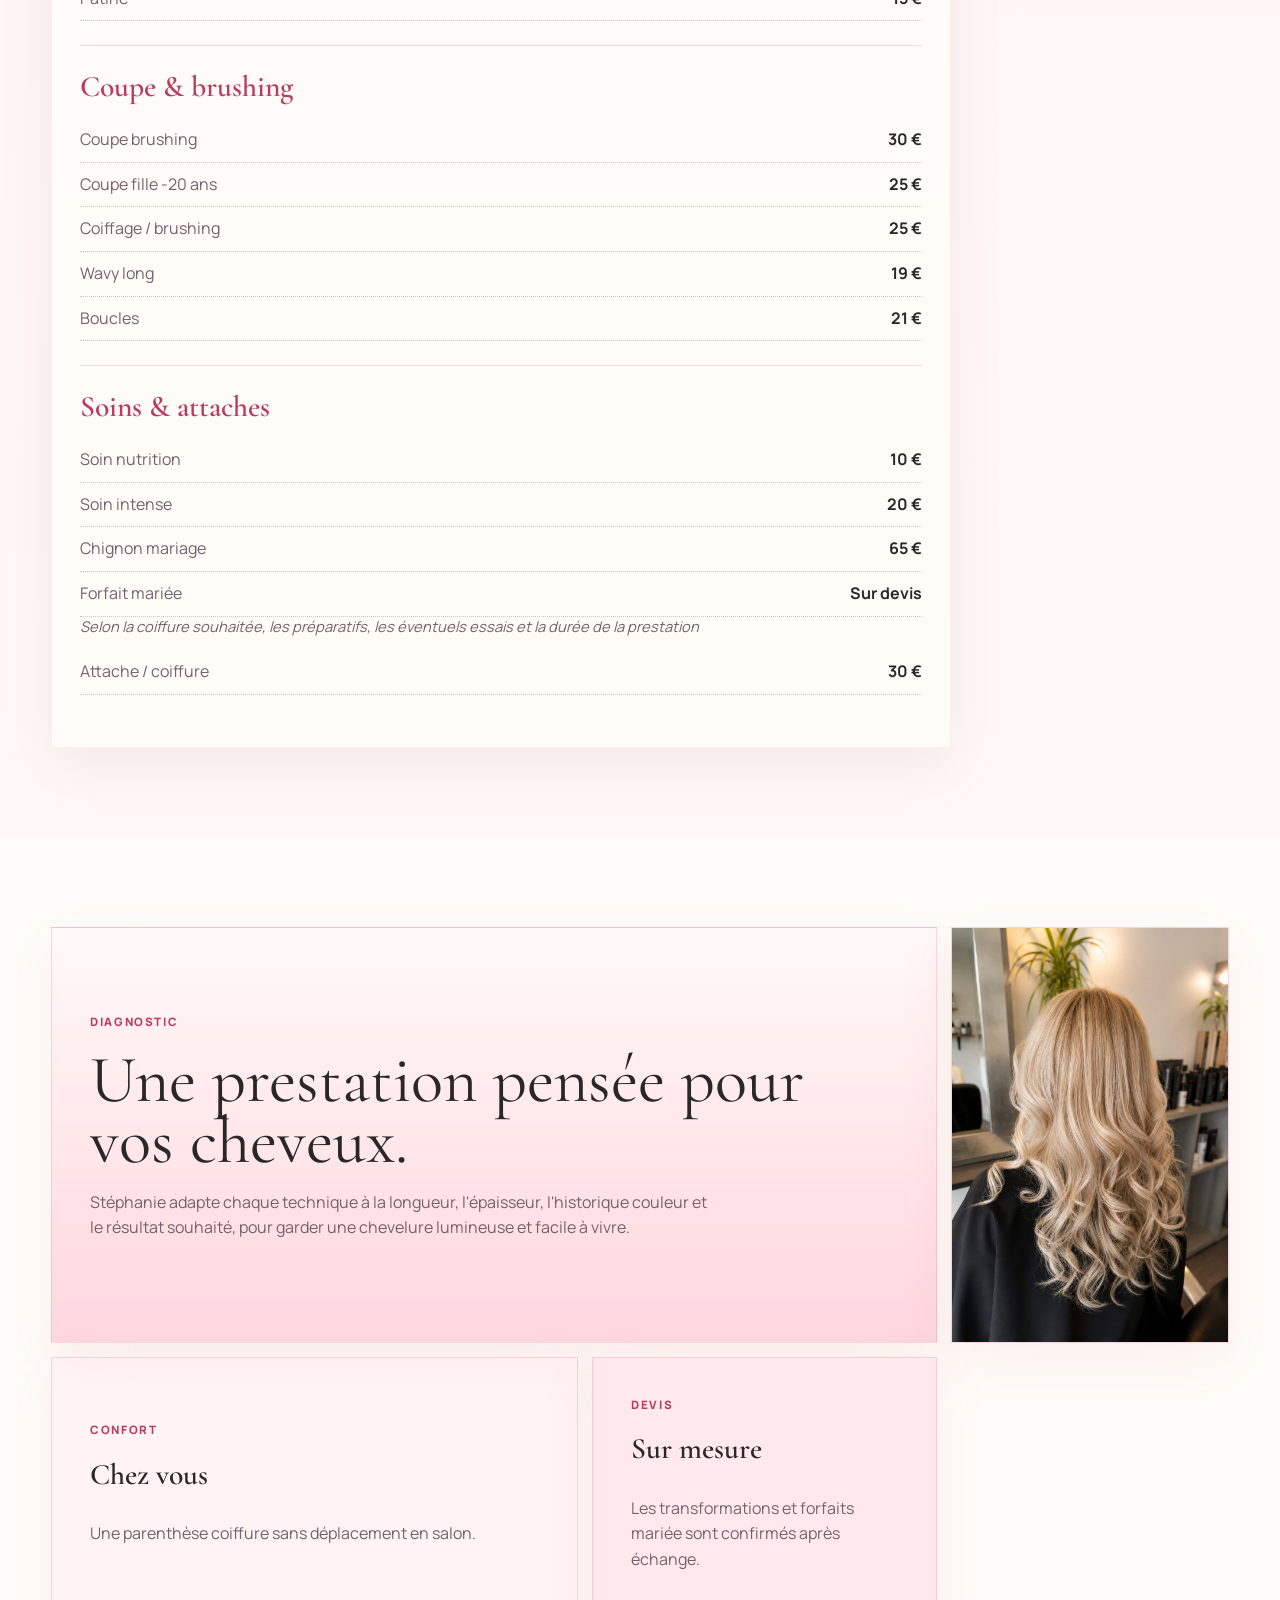
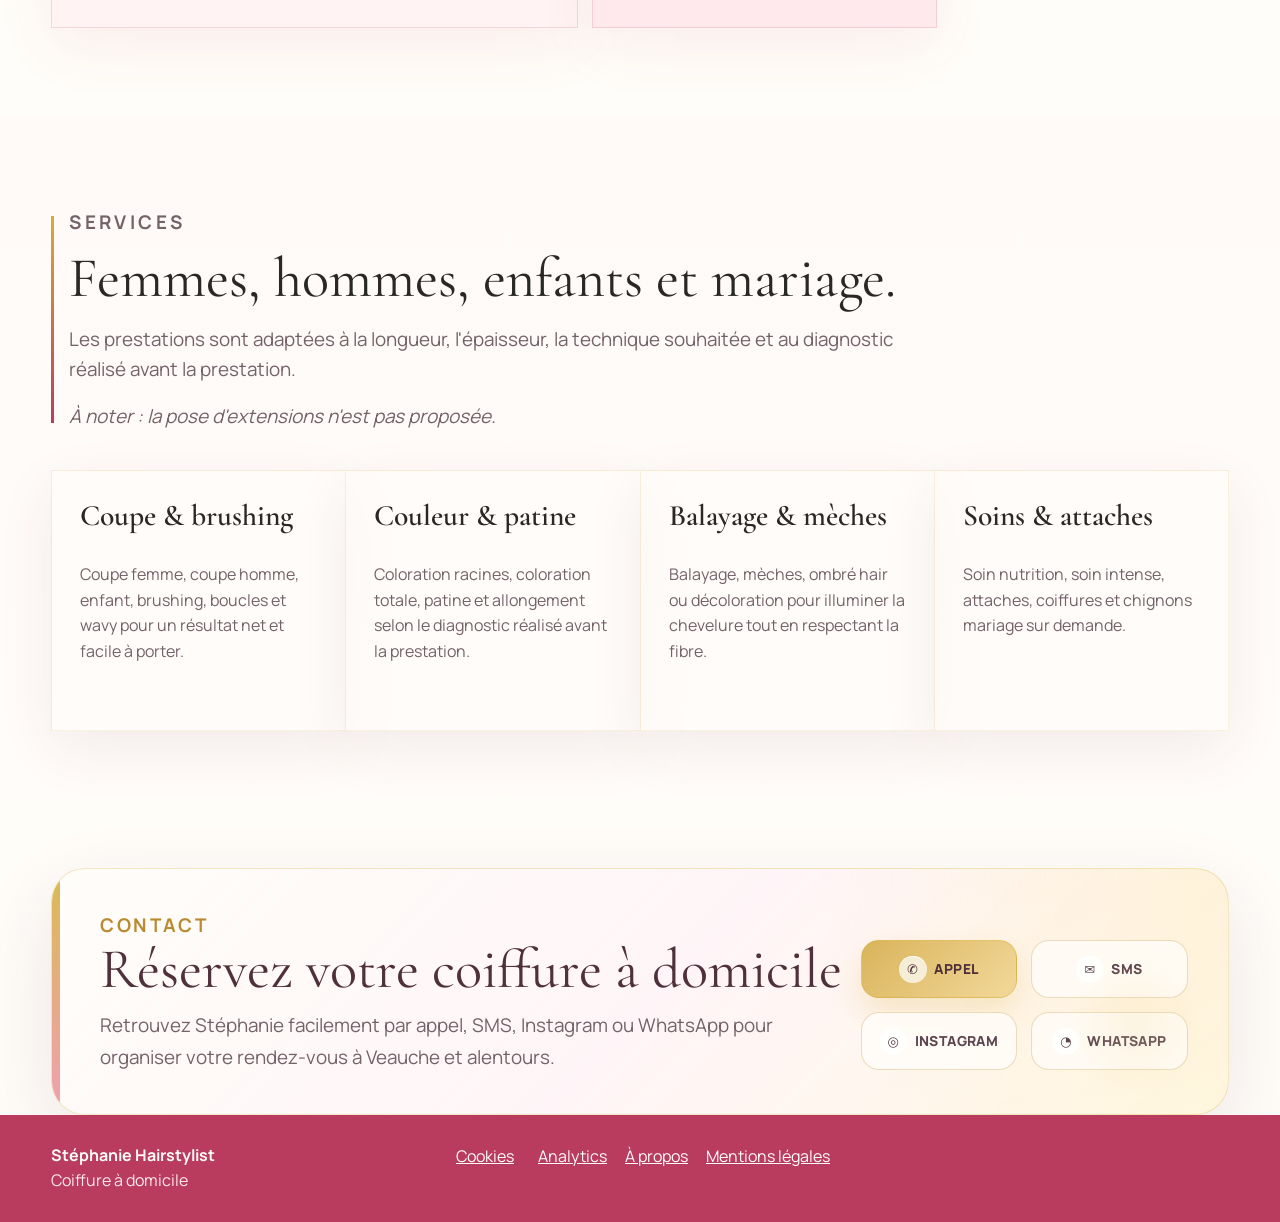
<file: prestations.html>
<!doctype html>
<html lang="fr">
  <head>
    <meta charset="utf-8">
    <meta name="viewport" content="width=device-width, initial-scale=1">
    <title>Prestations et tarifs coiffure à domicile - Stéphanie Hairstylist</title>
    <meta name="description" content="Tarifs de Stéphanie Hairstylist: coupe, brushing, balayage, mèches, coloration, soins, coiffage, hommes, femmes, déplacement et forfait mariée sur devis.">
    <meta name="keywords" content="tarifs coiffeuse à domicile Veauche, prix coiffure à domicile, balayage Veauche, coloration à domicile Forez, forfait mariée coiffure sur devis">
    <link rel="canonical" href="https://hairstylist-stephanie.com/prestations.html">
    <meta property="og:title" content="Prestations et tarifs - Stéphanie Hairstylist">
    <meta property="og:description" content="Tous les tarifs coiffure à domicile: femmes, hommes, soins, déplacement et forfait mariée sur devis.">
    <meta property="og:image" content="https://hairstylist-stephanie.com/assets/brand/social-share-facebook.jpg">
    <meta property="og:url" content="https://hairstylist-stephanie.com/prestations.html">
    <meta property="og:type" content="website">
    <meta property="og:site_name" content="Stéphanie Hairstylist">
    <meta property="og:image:width" content="1200">
    <meta property="og:image:height" content="630">
    <meta property="og:image:alt" content="Stéphanie Hairstylist, coiffeuse à domicile">
    <meta property="og:image:secure_url" content="https://hairstylist-stephanie.com/assets/brand/social-share-facebook.jpg">
    <meta property="og:image:type" content="image/jpeg">
    <meta name="twitter:card" content="summary_large_image">
    <meta name="twitter:title" content="Prestations et tarifs - Stéphanie Hairstylist">
    <meta name="twitter:description" content="Tous les tarifs coiffure à domicile: femmes, hommes, soins, déplacement et forfait mariée sur devis.">
    <meta name="twitter:image" content="https://hairstylist-stephanie.com/assets/brand/social-share-facebook.jpg">
    <meta name="twitter:image:alt" content="Stéphanie Hairstylist, coiffeuse à domicile">
    <link rel="icon" href="/assets/brand/logo-2026.jpg">
    <link rel="stylesheet" href="/src/styles.css?v=20261029-consent-2">
    <script defer src="/src/content.js?v=20260916-realisations-photos-2"></script>
    <script defer src="/src/app.js?v=20260916-sector-zone-loire-exclusions"></script>
    <script defer src="/stephanie-analytics/consent.js?v=20261029-4"></script>
    <script defer src="/stephanie-analytics/tracker.js?v=20261029-4"></script>
  </head>
  <body>
    <header class="site-header">
      <a class="brand" href="index.html" aria-label="Accueil Stéphanie Hairstylist">
        <img src="/assets/brand/logo-2026.jpg" alt="Logo Stéphanie Hairstylist">
        <span>Stéphanie Hairstylist</span>
      </a>
      <button class="nav-toggle" type="button" aria-label="Ouvrir le menu" aria-expanded="false">
        <span></span><span></span><span></span>
      </button>
      <nav class="main-nav" aria-label="Navigation principale">
        <a href="index.html">Accueil</a>
        <a class="active" href="/prestations.html">Prestations & tarifs</a>
        <a href="/mariage.html">Mariage</a>
        <a href="/realisations.html">Réalisations</a>
        <a href="/secteurs.html">Secteurs</a>
        <a href="/horaires.html">Horaires</a>
        <a href="/avis.html">Avis</a>
        <a href="/faq.html">FAQ</a>
        <a href="/rdv.html">RDV</a>
        <a href="/contact.html">Contact</a>
      </nav>
    </header>

    <main>
      <section class="page-hero page-hero-luxe">
        <div class="page-hero-copy">
          <p class="kicker">Prestations & tarifs</p>
          <h1><span class="script-name">Services</span> à domicile.</h1>
          <p>Coupes, brushing, couleurs, balayages, mèches, soins et coiffages sont réalisés à domicile après échange sur votre besoin, votre longueur et le résultat souhaité.</p>
          <div class="hero-actions">
            <a class="button primary" href="tel:+33786108335">Appeler</a>
            <a class="button secondary" href="#tarifs">Voir les tarifs</a>
          </div>
        </div>
        <div class="page-hero-media" aria-hidden="true">
          <img src="/assets/gallery/36-balayage-brun-froid.svg" alt="">
        </div>
      </section>

      <section class="section pricing-section" id="tarifs">
        <div class="section-heading">
          <p class="section-label">Tarifs</p>
          <h2>Les prestations les plus demandées.</h2>
          <p>Les tarifs peuvent varier selon la longueur, l'épaisseur, la technique et le diagnostic réalisé avant la prestation.</p>
        </div>
        <div class="pricing-layout">
          <div class="pricing-panel">
            <div class="pricing-tabs" id="pricingTabs"></div>
            <div class="pricing-list" id="pricingList"></div>
          </div>
        </div>
      </section>

      <section class="section editorial-section">
        <div class="editorial-grid">
          <article class="editorial-card tall">
            <span>Diagnostic</span>
            <h2>Une prestation pensée pour vos cheveux.</h2>
            <p>Stéphanie adapte chaque technique à la longueur, l'épaisseur, l'historique couleur et le résultat souhaité, pour garder une chevelure lumineuse et facile à vivre.</p>
          </article>
          <article class="image-card">
            <img src="/assets/gallery/34-blond-creme-boucles.svg" alt="Blond crème bouclé">
          </article>
          <article class="editorial-card">
            <span>Confort</span>
            <h3>Chez vous</h3>
            <p>Une parenthèse coiffure sans déplacement en salon.</p>
          </article>
          <article class="editorial-card blush">
            <span>Devis</span>
            <h3>Sur mesure</h3>
            <p>Les transformations et forfaits mariée sont confirmés après échange.</p>
          </article>
        </div>
      </section>

      <section class="section" id="services">
        <div class="section-heading">
          <p class="section-label">Services</p>
          <h2>Femmes, hommes, enfants et mariage.</h2>
          <p>Les prestations sont adaptées à la longueur, l'épaisseur, la technique souhaitée et au diagnostic réalisé avant la prestation.</p>
          <p class="price-note">À noter : la pose d'extensions n'est pas proposée.</p>
        </div>
        <div class="services-grid" id="servicesGrid"></div>
      </section>

            <section class="contact-section contact-section--final">
        <div>
          <p class="section-label">Contact</p>
          <h2>Réservez votre coiffure à domicile</h2>
          <p>Retrouvez Stéphanie facilement par appel, SMS, Instagram ou WhatsApp pour organiser votre rendez-vous à Veauche et alentours.</p>
        </div>
        <div class="contact-actions">
          <a class="button primary" href="tel:+33786108335">Appel</a>
          <a class="button secondary" href="sms:+33786108335">SMS</a>
          <a class="button secondary" href="https://www.instagram.com/steph_aniehairstylist" target="_blank" rel="noreferrer">Instagram</a>
          <a class="button secondary" href="https://wa.me/33786108335" target="_blank" rel="noreferrer">WhatsApp</a>
        </div>
      </section>
    </main>
    <a class="floating-contact floating-contact--desktop" href="https://wa.me/33786108335" target="_blank" rel="noreferrer" aria-label="Contacter Stéphanie sur WhatsApp"><span>WhatsApp</span></a>
    <a class="floating-contact floating-contact--mobile" href="sms:+33786108335" aria-label="Envoyer un SMS à Stéphanie"><span>SMS</span></a>

    <footer class="footer">
      <div><strong>Stéphanie Hairstylist</strong><span>Coiffure à domicile</span></div>
      <div class="footer-actions">
        <button class="footer-link" type="button" data-cookie-settings>Cookies</button>
        <a class="footer-link" href="https://stephanie-analytics.stephanie-analytics.workers.dev/admin" target="_blank" rel="noopener">Analytics</a>
        <a class="footer-link" href="/a-propos.html">À propos</a>
        <a class="footer-link" href="/mentions-legales.html">Mentions légales</a>
      </div>
    </footer>
  </body>
</html>
</file>
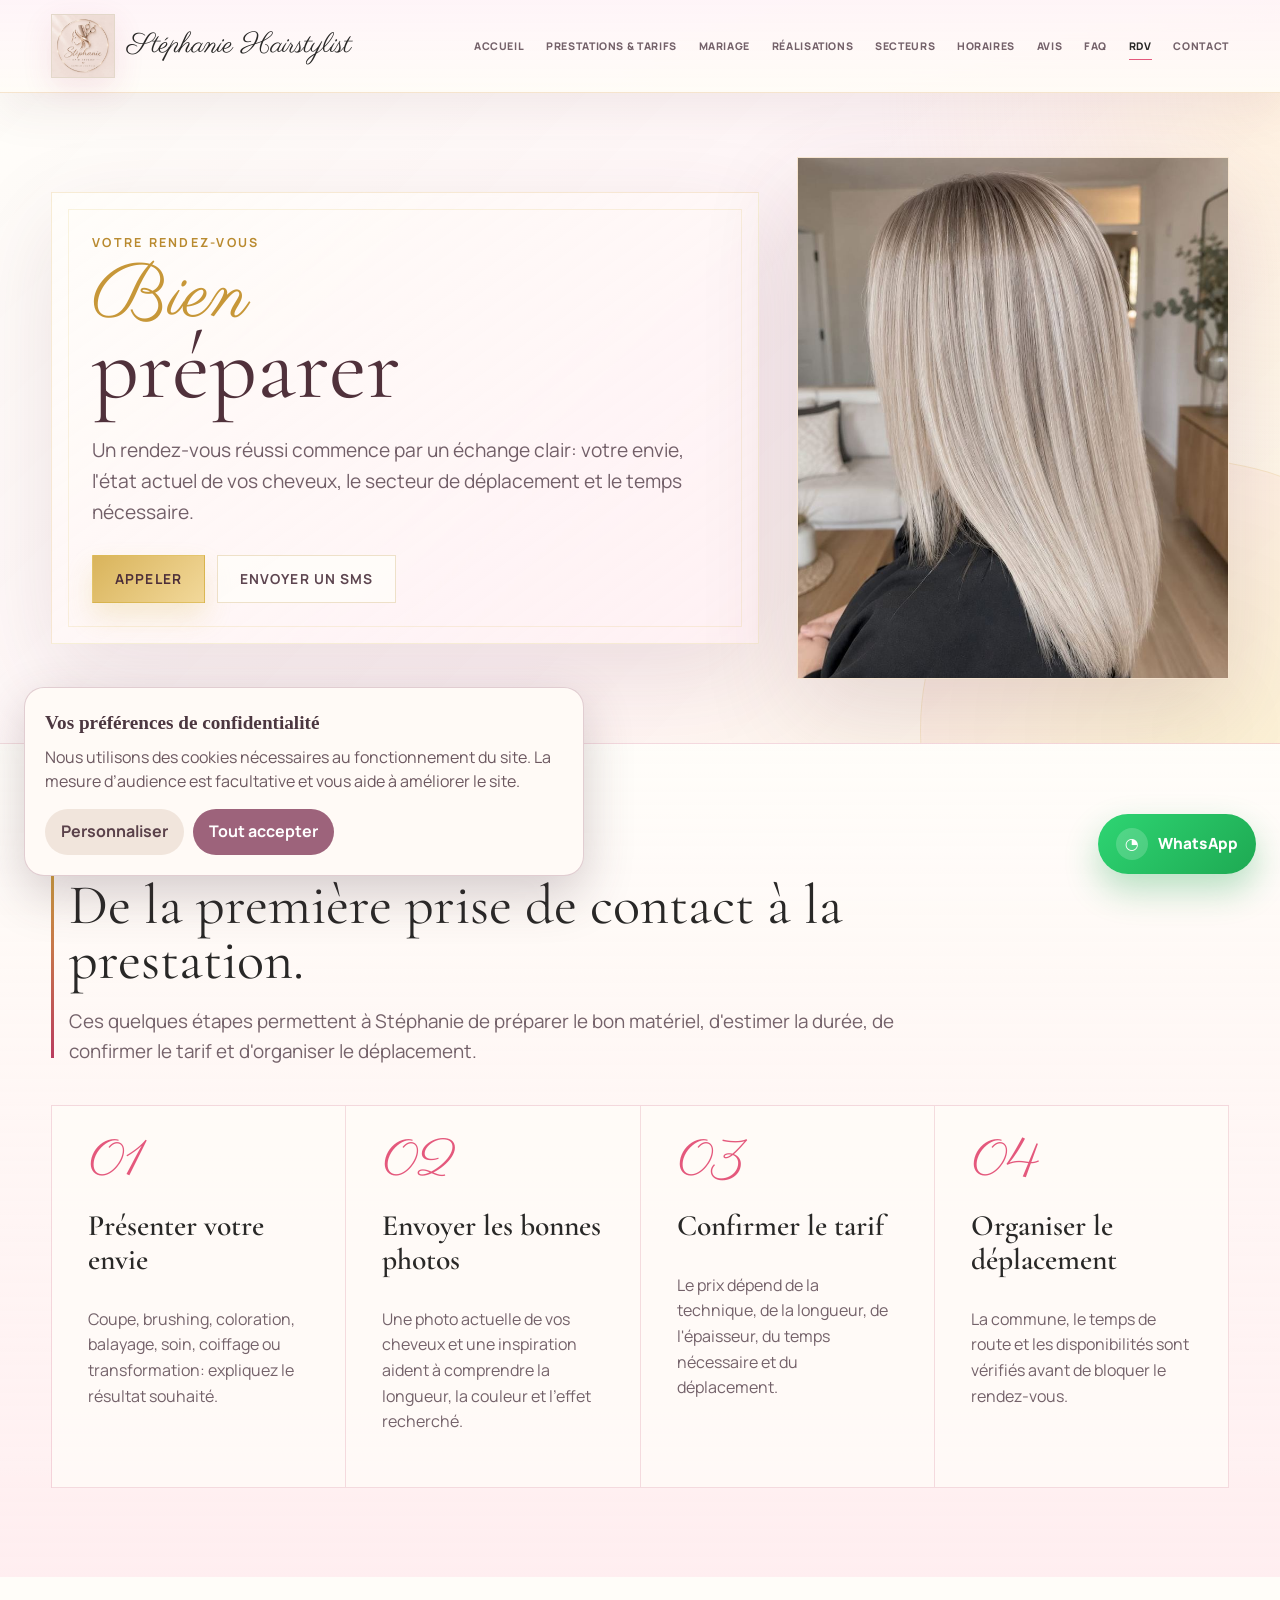
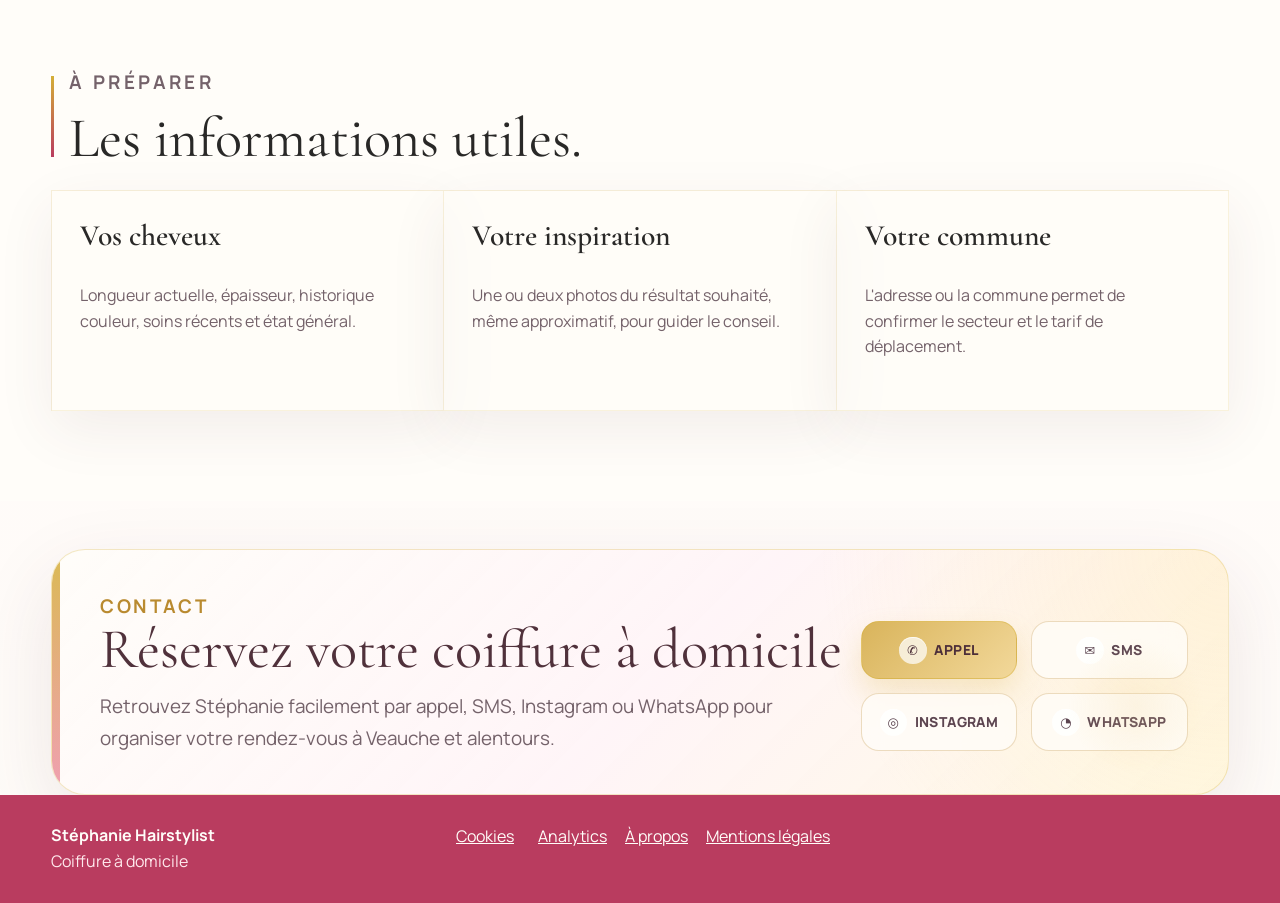
<file: rdv.html>
<!doctype html>
<html lang="fr">
  <head>
    <meta charset="utf-8">
    <meta name="viewport" content="width=device-width, initial-scale=1">
    <title>Votre rendez-vous coiffure à domicile - Stéphanie Hairstylist</title>
    <meta name="description" content="Préparez votre rendez-vous avec Stéphanie Hairstylist: diagnostic, photos d'inspiration, tarif, déplacement et organisation de la coiffure à domicile.">
    <meta name="keywords" content="rendez-vous coiffeuse à domicile, préparer coiffure domicile Veauche, diagnostic cheveux, Stéphanie Hairstylist rendez-vous">
    <link rel="canonical" href="https://hairstylist-stephanie.com/rdv.html">
    <meta property="og:title" content="Votre rendez-vous - Stéphanie Hairstylist">
    <meta property="og:description" content="Les étapes pour préparer une prestation coiffure à domicile avec Stéphanie Hairstylist.">
    <meta property="og:image" content="https://hairstylist-stephanie.com/assets/brand/social-share-facebook.jpg">
    <meta property="og:url" content="https://hairstylist-stephanie.com/rdv.html">
    <meta property="og:type" content="website">
    <meta property="og:site_name" content="Stéphanie Hairstylist">
    <meta property="og:image:width" content="1200">
    <meta property="og:image:height" content="630">
    <meta property="og:image:alt" content="Stéphanie Hairstylist, coiffeuse à domicile">
    <meta property="og:image:secure_url" content="https://hairstylist-stephanie.com/assets/brand/social-share-facebook.jpg">
    <meta property="og:image:type" content="image/jpeg">
    <meta name="twitter:card" content="summary_large_image">
    <meta name="twitter:title" content="Votre rendez-vous - Stéphanie Hairstylist">
    <meta name="twitter:description" content="Les étapes pour préparer une prestation coiffure à domicile avec Stéphanie Hairstylist.">
    <meta name="twitter:image" content="https://hairstylist-stephanie.com/assets/brand/social-share-facebook.jpg">
    <meta name="twitter:image:alt" content="Stéphanie Hairstylist, coiffeuse à domicile">
    <link rel="icon" href="/assets/brand/logo-2026.jpg">
    <link rel="stylesheet" href="/src/styles.css?v=20261029-consent-2">
    <script defer src="/src/content.js?v=20260916-realisations-photos-2"></script>
    <script defer src="/src/app.js?v=20260916-sector-zone-loire-exclusions"></script>
    <script defer src="/stephanie-analytics/consent.js?v=20261029-4"></script>
    <script defer src="/stephanie-analytics/tracker.js?v=20261029-4"></script>
  </head>
  <body>
    <header class="site-header">
      <a class="brand" href="index.html" aria-label="Accueil Stéphanie Hairstylist">
        <img src="/assets/brand/logo-2026.jpg" alt="Logo Stéphanie Hairstylist">
        <span>Stéphanie Hairstylist</span>
      </a>
      <button class="nav-toggle" type="button" aria-label="Ouvrir le menu" aria-expanded="false">
        <span></span><span></span><span></span>
      </button>
      <nav class="main-nav" aria-label="Navigation principale">
        <a href="index.html">Accueil</a>
        <a href="/prestations.html">Prestations & tarifs</a>
        <a href="/mariage.html">Mariage</a>
        <a href="/realisations.html">Réalisations</a>
        <a href="/secteurs.html">Secteurs</a>
        <a href="/horaires.html">Horaires</a>
        <a href="/avis.html">Avis</a>
        <a href="/faq.html">FAQ</a>
        <a class="active" href="/rdv.html">RDV</a>
        <a href="/contact.html">Contact</a>
      </nav>
    </header>

    <main>
      <section class="page-hero page-hero-luxe">
        <div class="page-hero-copy">
          <p class="kicker">Votre rendez-vous</p>
          <h1><span class="script-name">Bien</span> préparer</h1>
          <p>Un rendez-vous réussi commence par un échange clair: votre envie, l'état actuel de vos cheveux, le secteur de déplacement et le temps nécessaire.</p>
          <div class="hero-actions">
            <a class="button primary" href="tel:+33786108335">Appeler</a>
            <a class="button secondary" href="sms:+33786108335">Envoyer un SMS</a>
          </div>
        </div>
        <div class="page-hero-media" aria-hidden="true">
          <img src="/assets/gallery/48-blond-polaire-lisse.jpg" alt="">
        </div>
      </section>

      <section class="section appointment-section">
        <div class="section-heading">
          <p class="section-label">Déroulé</p>
          <h2>De la première prise de contact à la prestation.</h2>
          <p>Ces quelques étapes permettent à Stéphanie de préparer le bon matériel, d'estimer la durée, de confirmer le tarif et d'organiser le déplacement.</p>
        </div>
        <div class="appointment-steps">
          <article>
            <span>01</span>
            <h3>Présenter votre envie</h3>
            <p>Coupe, brushing, coloration, balayage, soin, coiffage ou transformation: expliquez le résultat souhaité.</p>
          </article>
          <article>
            <span>02</span>
            <h3>Envoyer les bonnes photos</h3>
            <p>Une photo actuelle de vos cheveux et une inspiration aident à comprendre la longueur, la couleur et l'effet recherché.</p>
          </article>
          <article>
            <span>03</span>
            <h3>Confirmer le tarif</h3>
            <p>Le prix dépend de la technique, de la longueur, de l'épaisseur, du temps nécessaire et du déplacement.</p>
          </article>
          <article>
            <span>04</span>
            <h3>Organiser le déplacement</h3>
            <p>La commune, le temps de route et les disponibilités sont vérifiés avant de bloquer le rendez-vous.</p>
          </article>
        </div>
      </section>

      <section class="section appointment-checklist">
        <div class="section-heading compact">
          <p class="section-label">À préparer</p>
          <h2>Les informations utiles.</h2>
        </div>
        <div class="feature-strip">
          <article>
            <h3>Vos cheveux</h3>
            <p>Longueur actuelle, épaisseur, historique couleur, soins récents et état général.</p>
          </article>
          <article>
            <h3>Votre inspiration</h3>
            <p>Une ou deux photos du résultat souhaité, même approximatif, pour guider le conseil.</p>
          </article>
          <article>
            <h3>Votre commune</h3>
            <p>L'adresse ou la commune permet de confirmer le secteur et le tarif de déplacement.</p>
          </article>
        </div>
      </section>

            <section class="contact-section contact-section--final">
        <div>
          <p class="section-label">Contact</p>
          <h2>Réservez votre coiffure à domicile</h2>
          <p>Retrouvez Stéphanie facilement par appel, SMS, Instagram ou WhatsApp pour organiser votre rendez-vous à Veauche et alentours.</p>
        </div>
        <div class="contact-actions">
          <a class="button primary" href="tel:+33786108335">Appel</a>
          <a class="button secondary" href="sms:+33786108335">SMS</a>
          <a class="button secondary" href="https://www.instagram.com/steph_aniehairstylist" target="_blank" rel="noreferrer">Instagram</a>
          <a class="button secondary" href="https://wa.me/33786108335" target="_blank" rel="noreferrer">WhatsApp</a>
        </div>
      </section>
    </main>
    <a class="floating-contact floating-contact--desktop" href="https://wa.me/33786108335" target="_blank" rel="noreferrer" aria-label="Contacter Stéphanie sur WhatsApp"><span>WhatsApp</span></a>
    <a class="floating-contact floating-contact--mobile" href="sms:+33786108335" aria-label="Envoyer un SMS à Stéphanie"><span>SMS</span></a>

    <footer class="footer">
      <div><strong>Stéphanie Hairstylist</strong><span>Coiffure à domicile</span></div>
      <div class="footer-actions">
        <button class="footer-link" type="button" data-cookie-settings>Cookies</button>
        <a class="footer-link" href="https://stephanie-analytics.stephanie-analytics.workers.dev/admin" target="_blank" rel="noopener">Analytics</a>
        <a class="footer-link" href="/a-propos.html">À propos</a>
        <a class="footer-link" href="/mentions-legales.html">Mentions légales</a>
      </div>
    </footer>
  </body>
</html>
</file>
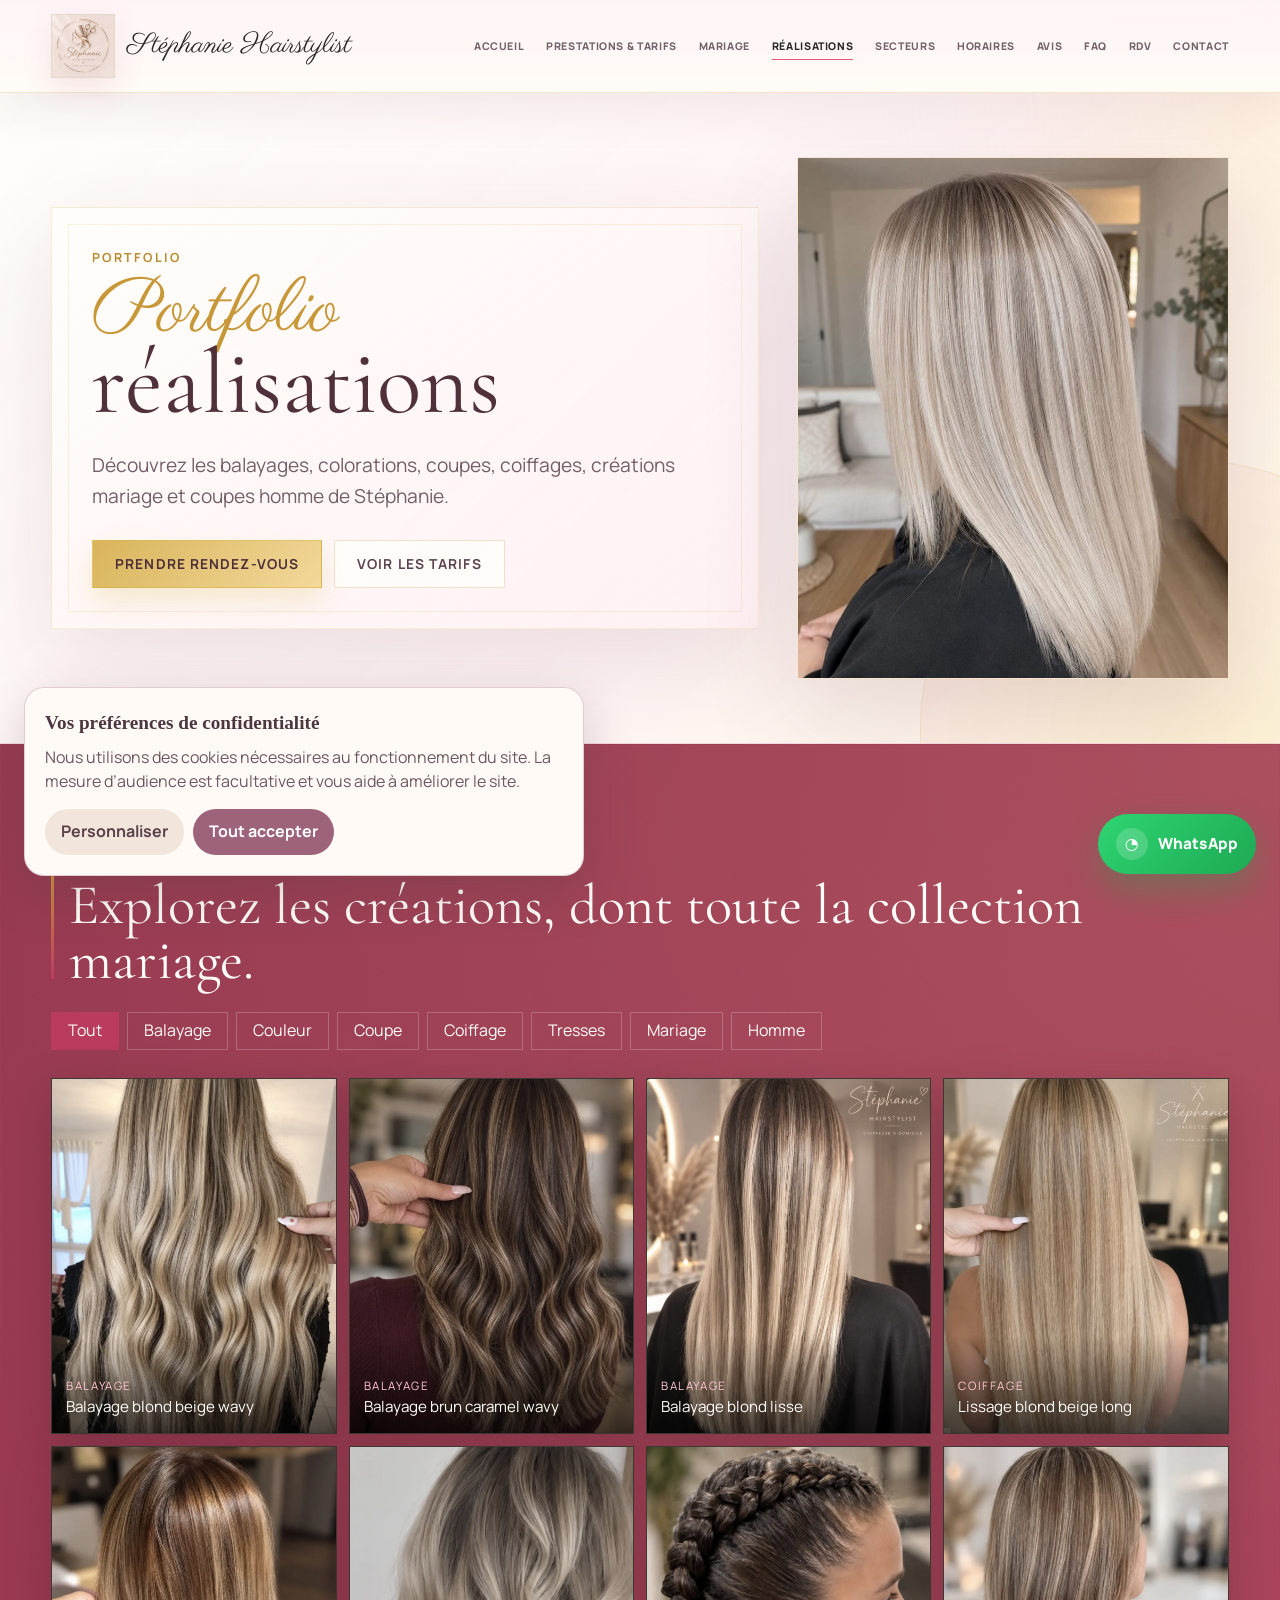
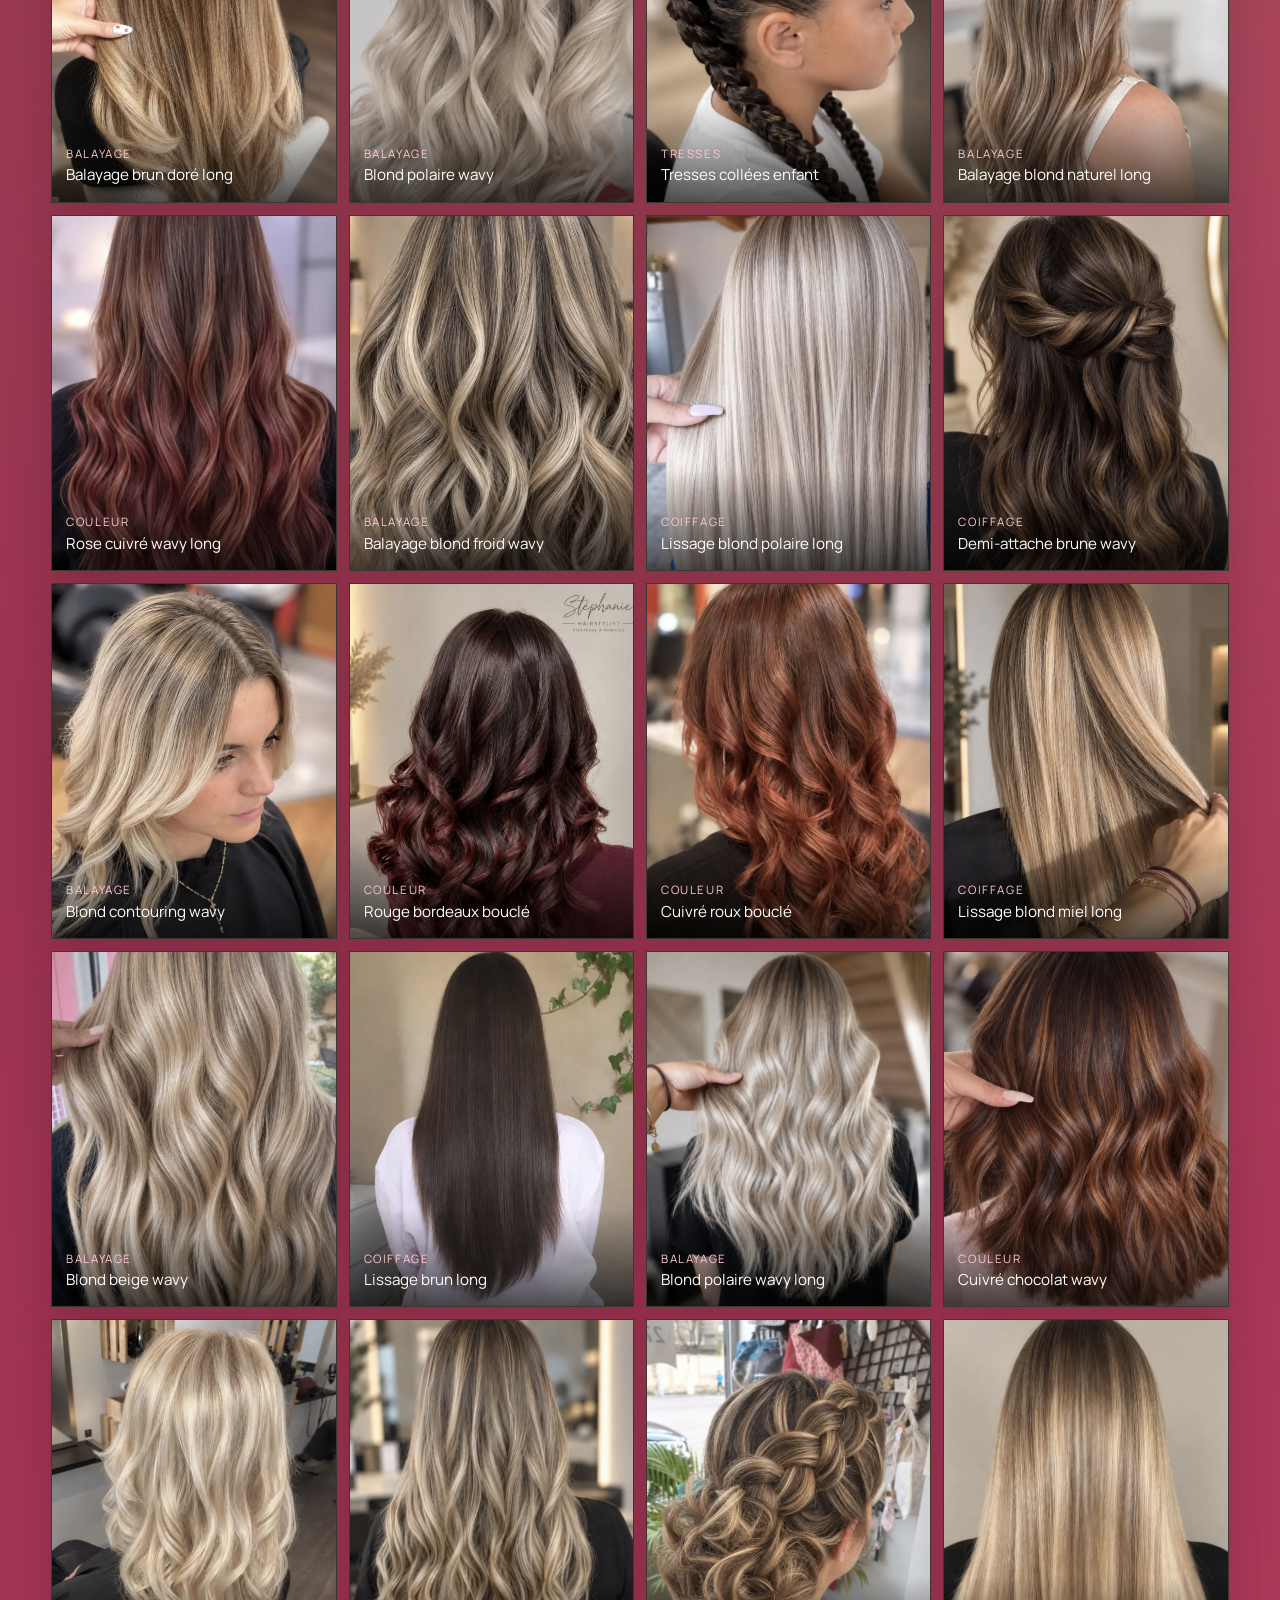
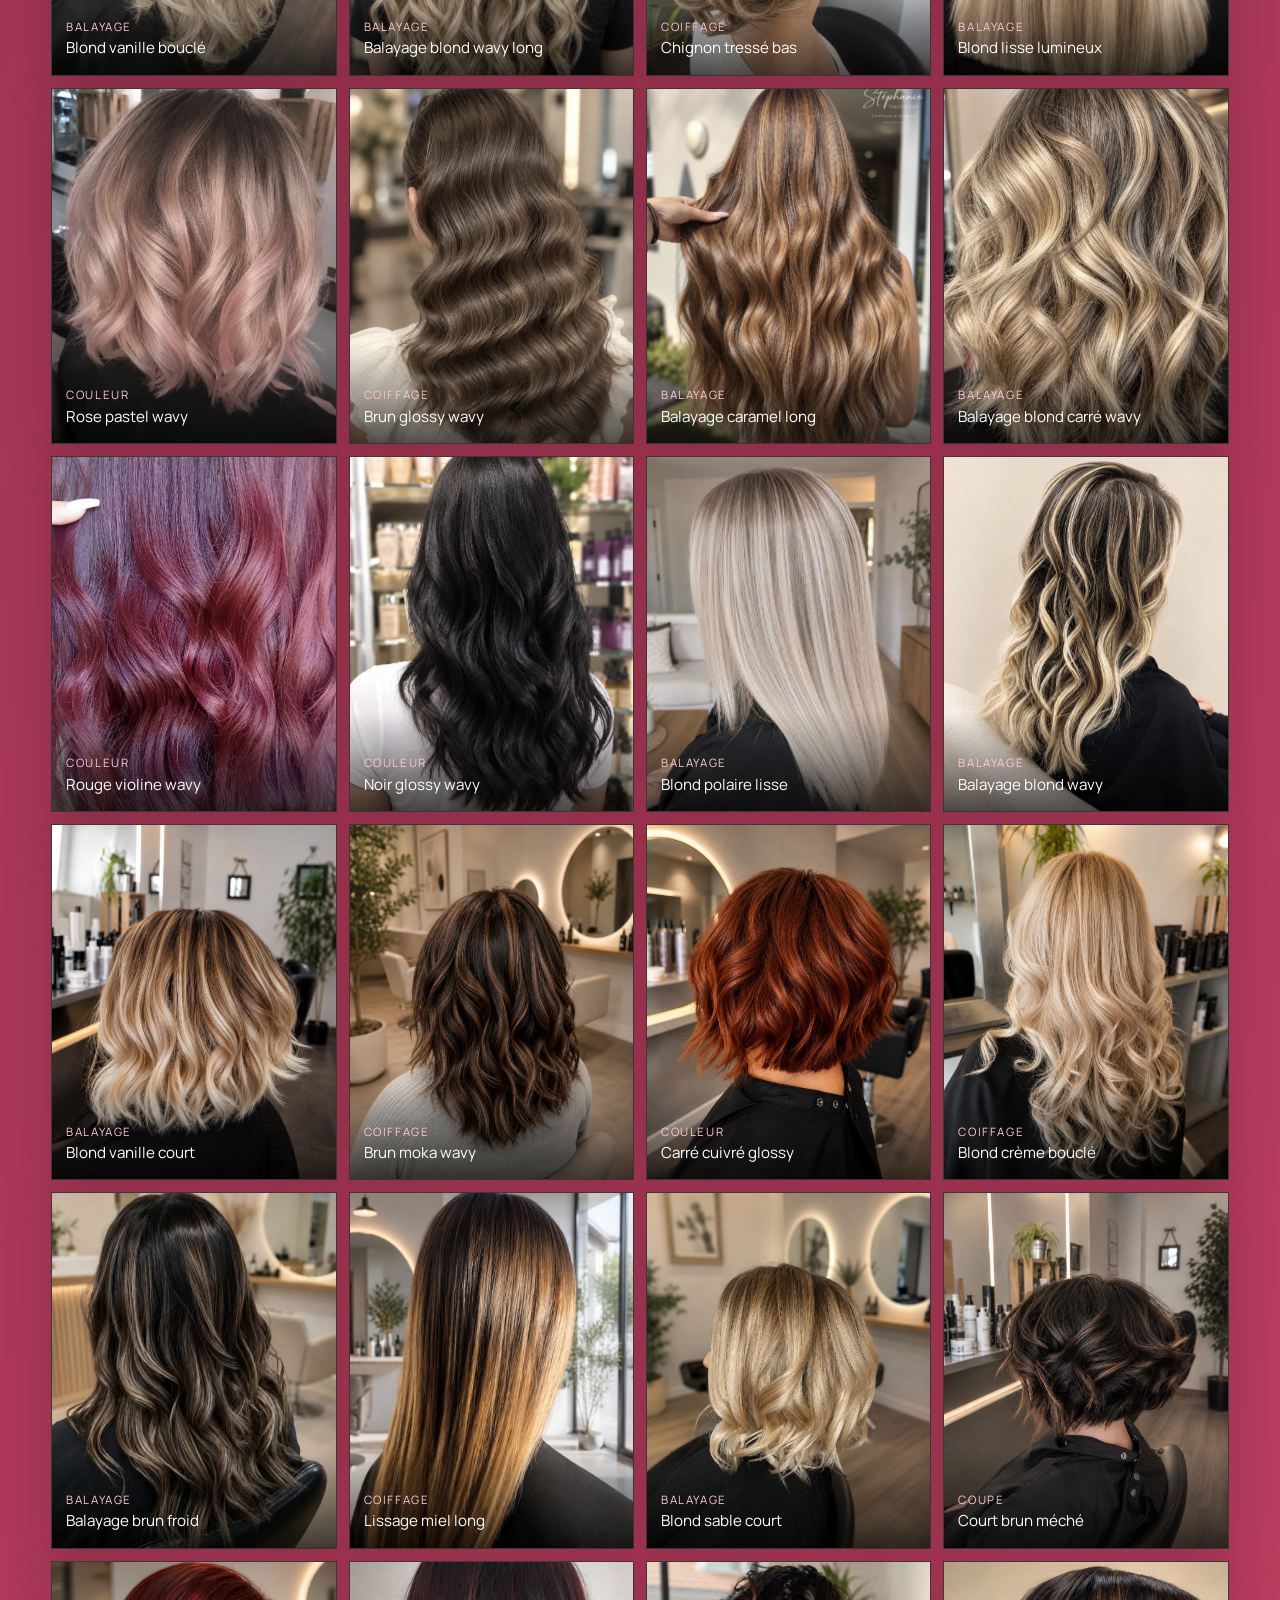
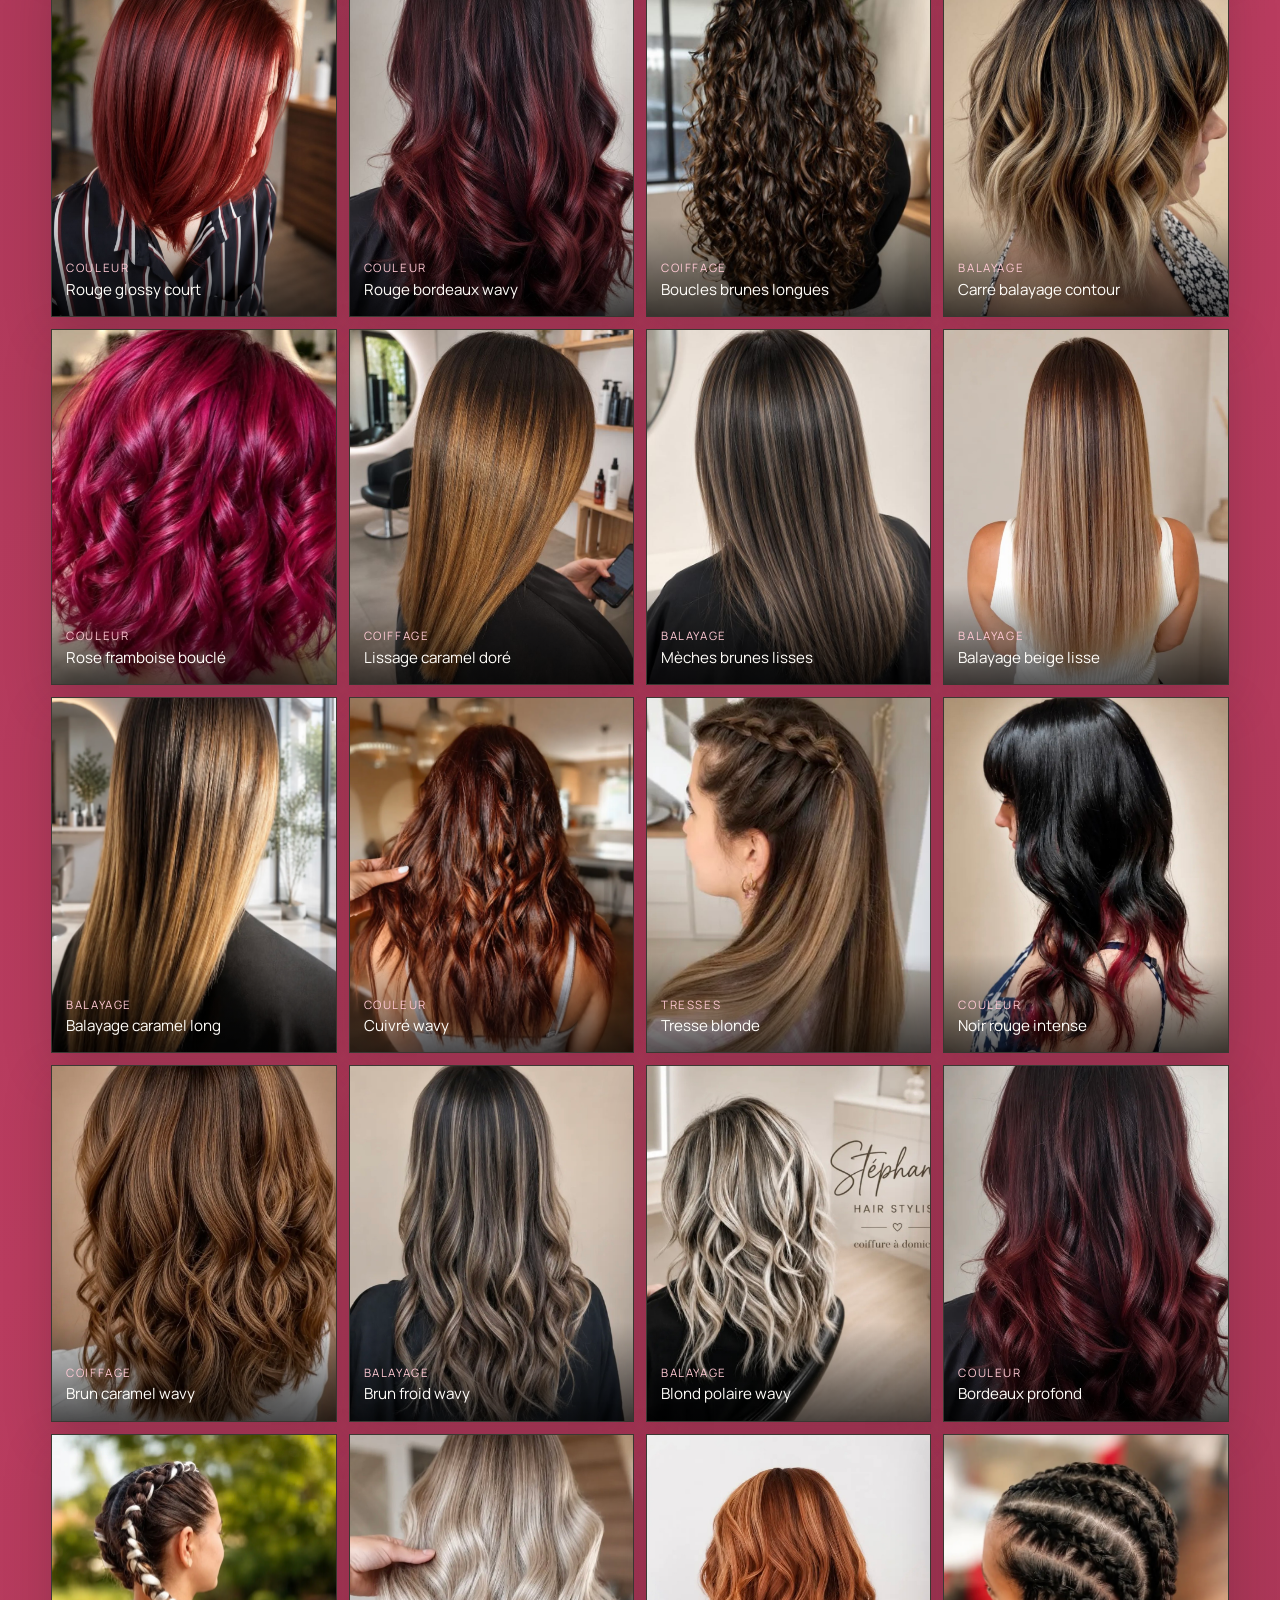
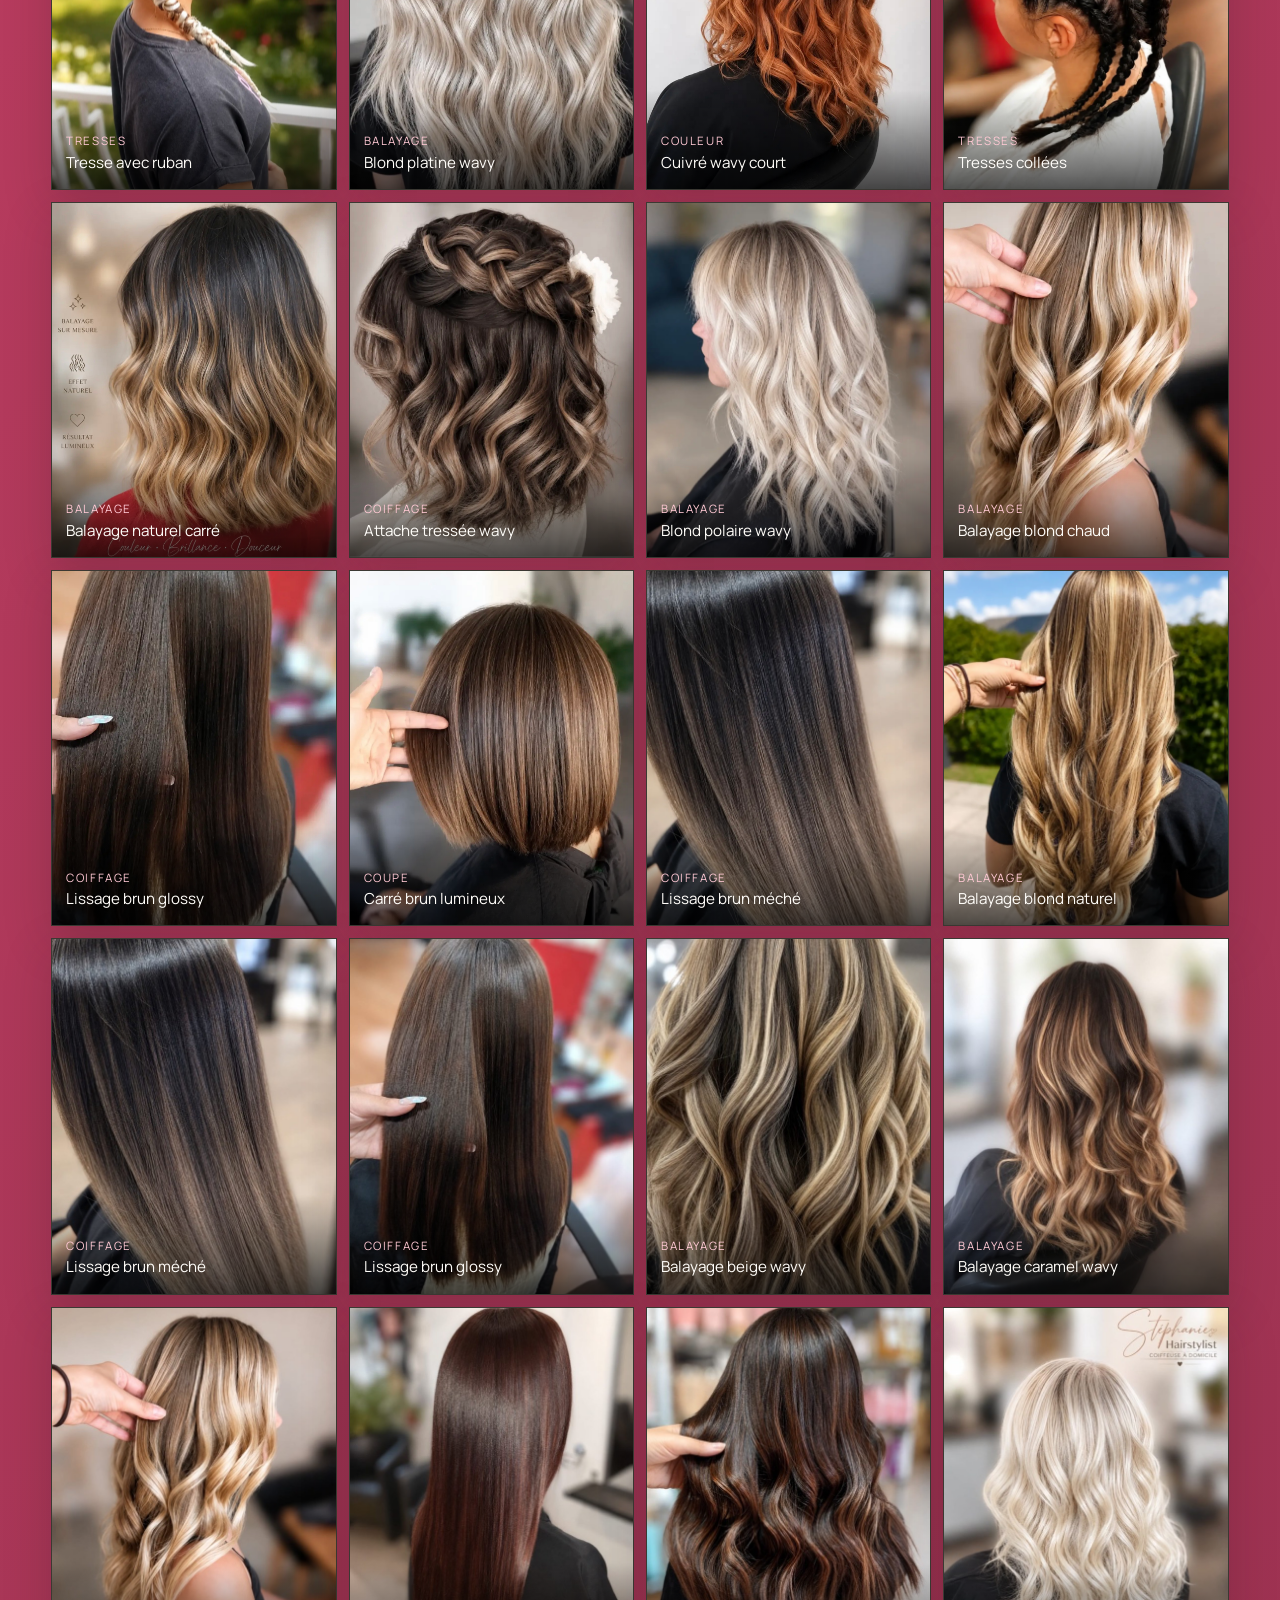
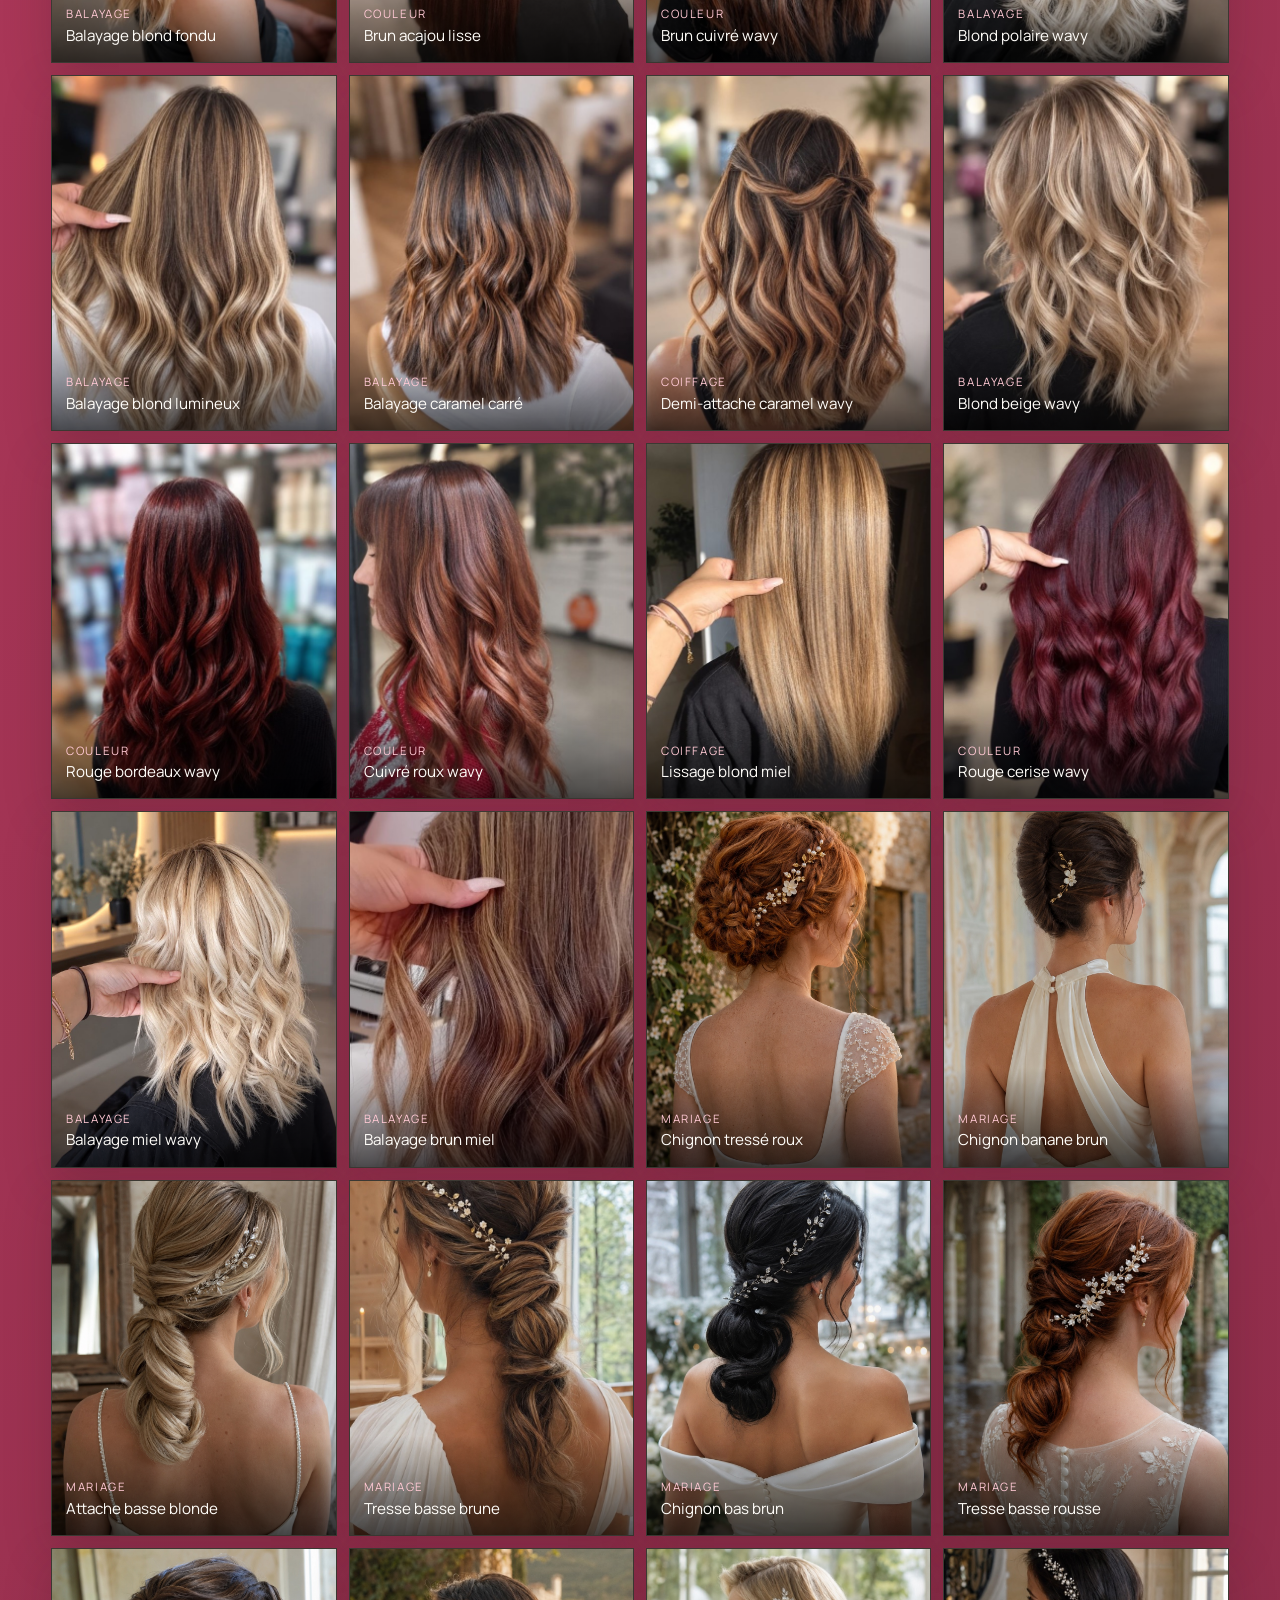
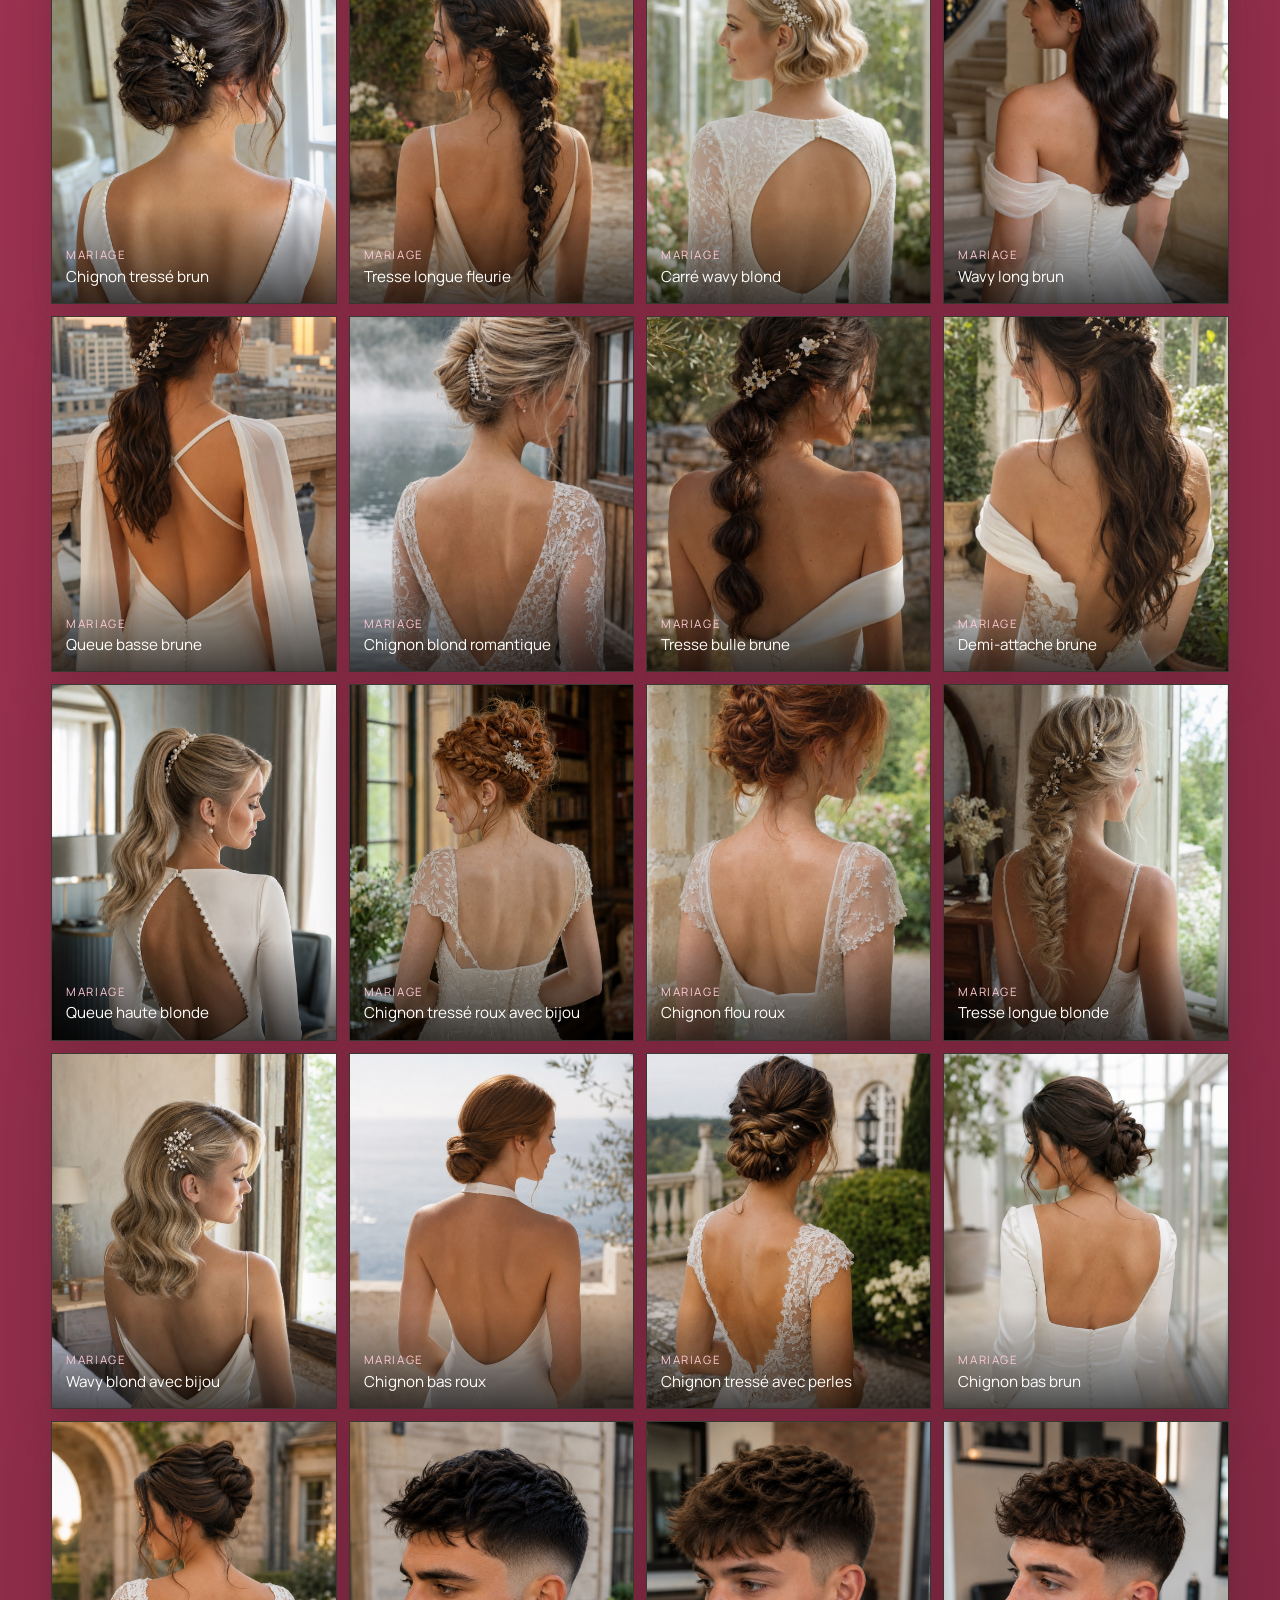
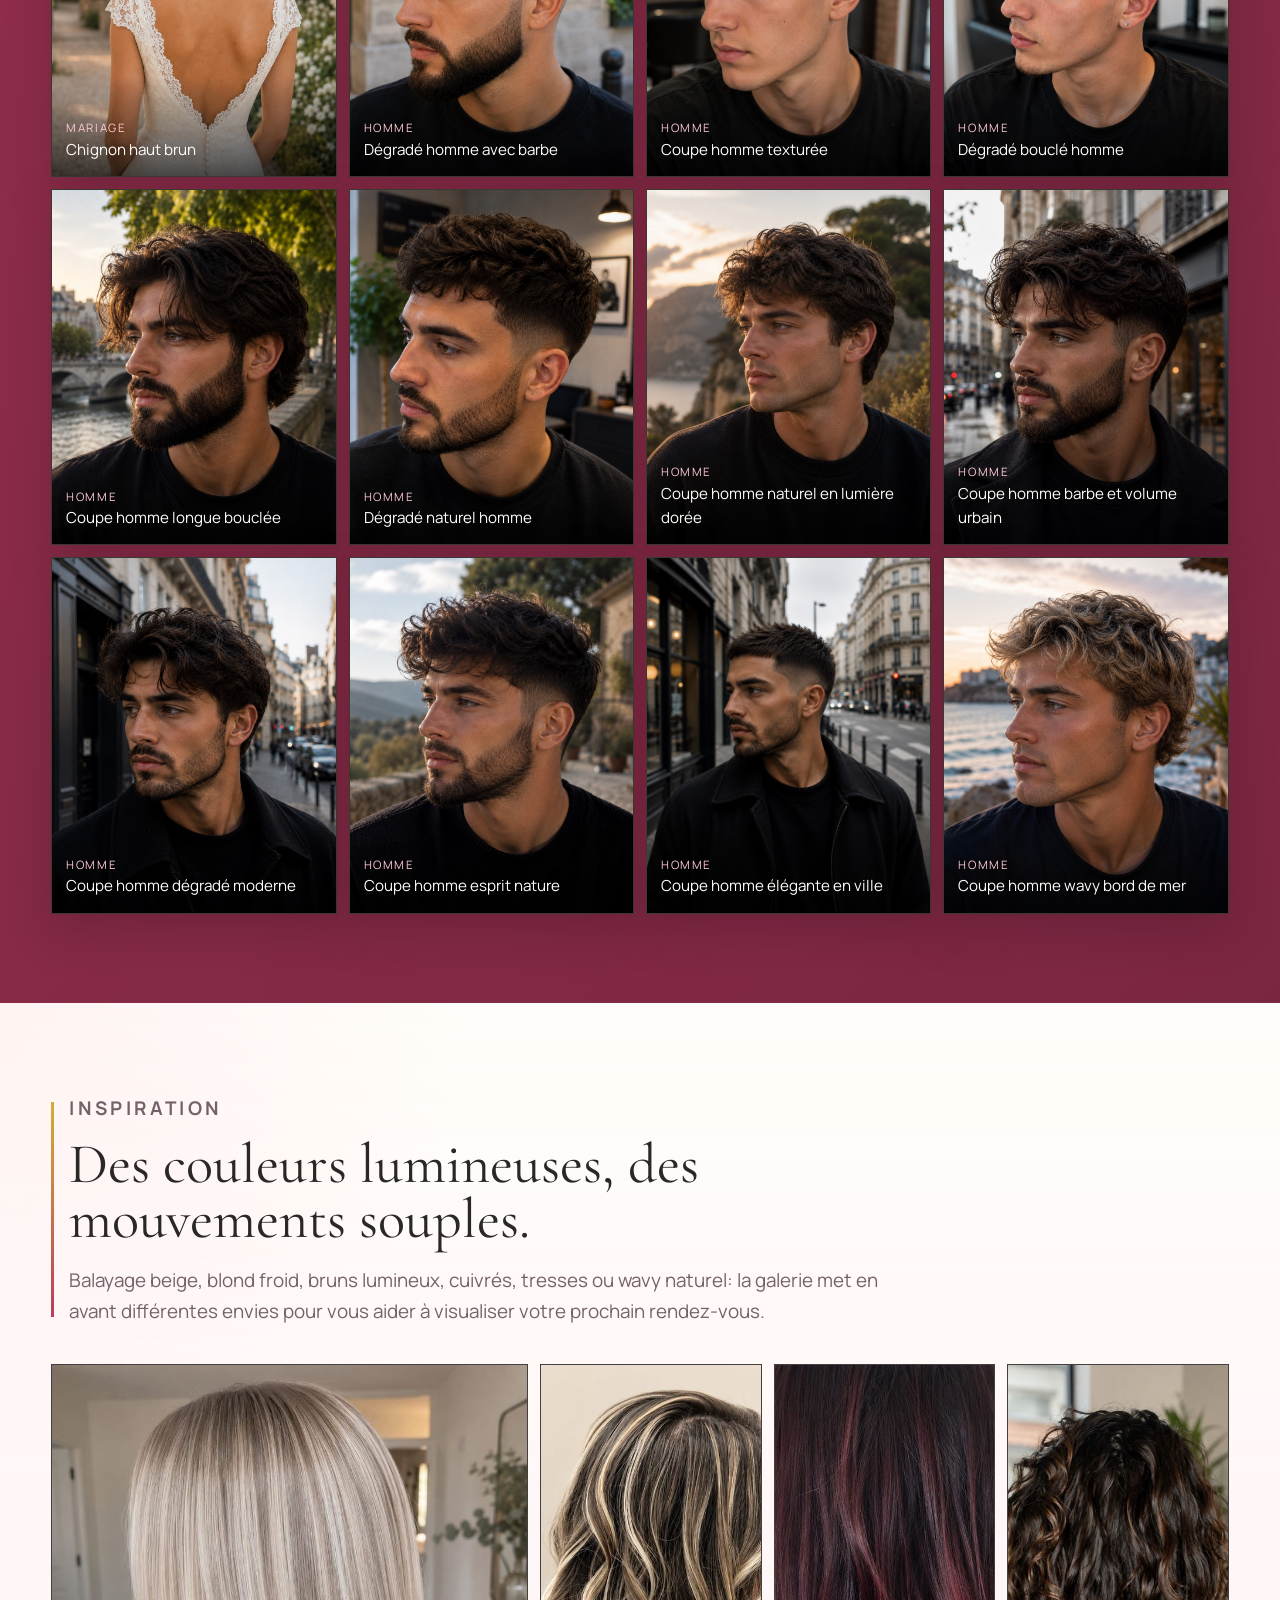
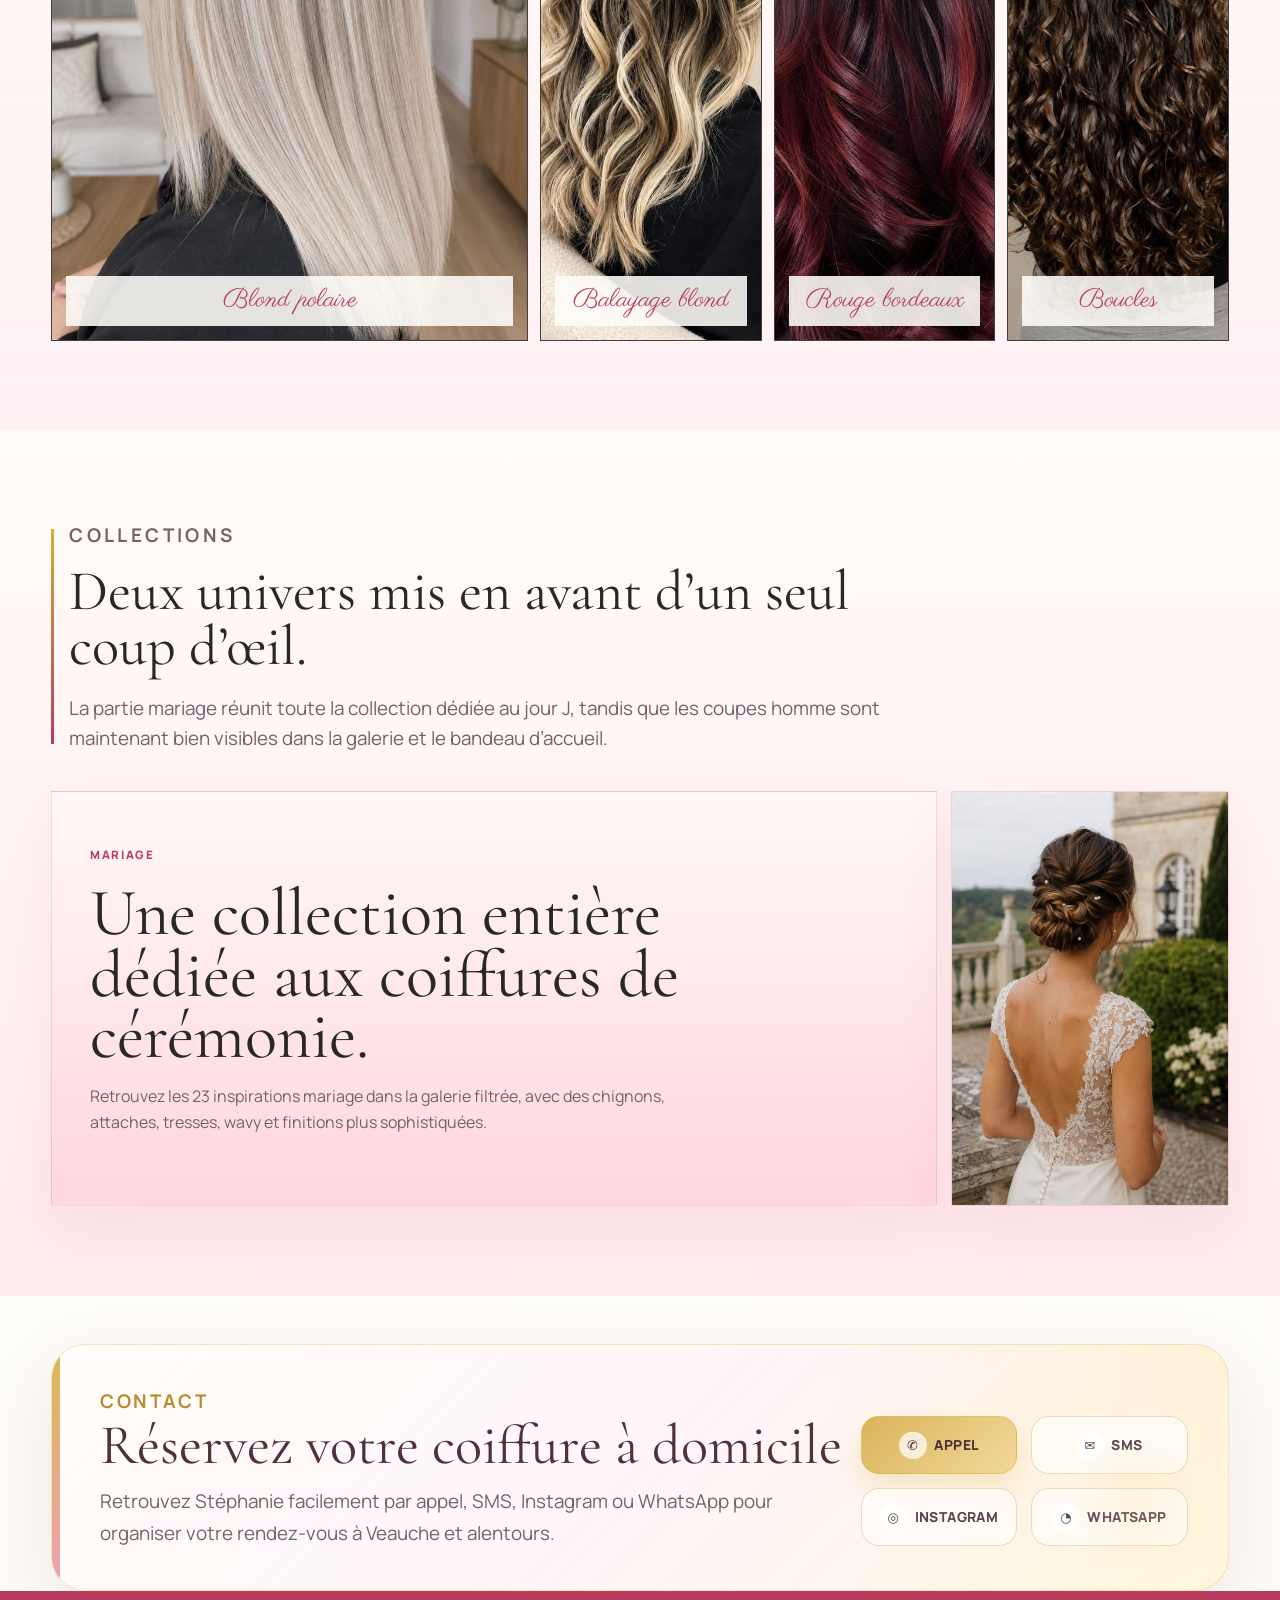
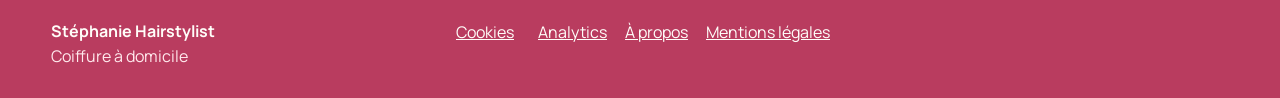
<file: realisations.html>
<!doctype html>
<html lang="fr">
  <head>
    <meta charset="utf-8">
    <meta name="viewport" content="width=device-width, initial-scale=1">
    <title>Réalisations coiffure Veauche - Stéphanie Hairstylist</title>
    <meta name="description" content="Galerie de réalisations coiffure: balayages, blonds, cuivrés, rouges, coupes homme, wavy, coiffages et tresses par Stéphanie Hairstylist autour de Veauche.">
    <meta name="keywords" content="réalisations coiffure Veauche, coupe homme Veauche, balayage Veauche, blond polaire Forez, couleur cheveux Veauche, coiffage wavy Loire, tresses Veauche">
    <link rel="canonical" href="https://hairstylist-stephanie.com/realisations.html">
    <meta property="og:title" content="Réalisations - Stéphanie Hairstylist">
    <meta property="og:description" content="Découvrez les balayages, couleurs, coupes et coiffages réalisés par Stéphanie Hairstylist.">
    <meta property="og:image" content="https://hairstylist-stephanie.com/assets/gallery/48-blond-polaire-lisse.jpg">
    <meta property="og:url" content="https://hairstylist-stephanie.com/realisations.html">
    <meta property="og:type" content="website">
    <meta property="og:site_name" content="Stéphanie Hairstylist">
    <meta property="og:image:width" content="1200">
    <meta property="og:image:height" content="630">
    <meta property="og:image:alt" content="Stéphanie Hairstylist, coiffeuse à domicile">
    <meta property="og:image:secure_url" content="https://hairstylist-stephanie.com/assets/brand/social-share-facebook.jpg">
    <meta property="og:image:type" content="image/jpeg">
    <meta name="twitter:card" content="summary_large_image">
    <meta name="twitter:title" content="Réalisations - Stéphanie Hairstylist">
    <meta name="twitter:description" content="Découvrez les balayages, couleurs, coupes et coiffages réalisés par Stéphanie Hairstylist.">
    <meta name="twitter:image" content="https://hairstylist-stephanie.com/assets/brand/social-share-facebook.jpg">
    <meta name="twitter:image:alt" content="Stéphanie Hairstylist, coiffeuse à domicile">
    <link rel="icon" href="/assets/brand/logo-2026.jpg">
    <link rel="stylesheet" href="/src/styles.css?v=20261029-consent-2">
    <script defer src="/src/content.js?v=20261022-gallery-photos"></script>
    <script defer src="/src/app.js?v=20260916-sector-zone-loire-exclusions"></script>
    <script defer src="/stephanie-analytics/consent.js?v=20261029-4"></script>
    <script defer src="/stephanie-analytics/tracker.js?v=20261029-4"></script>
  </head>
  <body>
    <header class="site-header">
      <a class="brand" href="index.html" aria-label="Accueil Stéphanie Hairstylist">
        <img src="/assets/brand/logo-2026.jpg" alt="Logo Stéphanie Hairstylist">
        <span>Stéphanie Hairstylist</span>
      </a>
      <button class="nav-toggle" type="button" aria-label="Ouvrir le menu" aria-expanded="false">
        <span></span><span></span><span></span>
      </button>
      <nav class="main-nav" aria-label="Navigation principale">
        <a href="index.html">Accueil</a>
        <a href="/prestations.html">Prestations & tarifs</a>
        <a href="/mariage.html">Mariage</a>
        <a class="active" href="/realisations.html">Réalisations</a>
        <a href="/secteurs.html">Secteurs</a>
        <a href="/horaires.html">Horaires</a>
        <a href="/avis.html">Avis</a>
        <a href="/faq.html">FAQ</a>
        <a href="/rdv.html">RDV</a>
        <a href="/contact.html">Contact</a>
      </nav>
    </header>

    <main>
      <section class="page-hero page-hero-luxe realisations-hero">
        <div class="page-hero-copy">
          <p class="kicker">Portfolio</p>
          <h1><span class="script-name">Portfolio</span> réalisations</h1>
          <p>Découvrez les balayages, colorations, coupes, coiffages, créations mariage et coupes homme de Stéphanie.</p>
          <div class="hero-actions">
            <a class="button primary" href="tel:+33786108335">Prendre rendez-vous</a>
            <a class="button secondary" href="/prestations.html">Voir les tarifs</a>
          </div>
        </div>
        <div class="page-hero-media" aria-hidden="true">
          <img src="/assets/gallery/48-blond-polaire-lisse.jpg" alt="">
        </div>
      </section>

      <section class="section gallery-section gallery-section-luxe" id="realisations">
        <div class="section-heading compact">
          <p class="section-label">Galerie complète</p>
          <h2>Explorez les créations, dont toute la collection mariage.</h2>
        </div>
        <div class="gallery-filters" id="galleryFilters" aria-label="Filtrer les réalisations"></div>
        <div class="gallery-grid" id="galleryGrid"></div>
      </section>

      <section class="section portfolio-mood portfolio-mood-luxe">
        <div class="section-heading">
          <p class="section-label">Inspiration</p>
          <h2>Des couleurs lumineuses, des mouvements souples.</h2>
          <p>Balayage beige, blond froid, bruns lumineux, cuivrés, tresses ou wavy naturel: la galerie met en avant différentes envies pour vous aider à visualiser votre prochain rendez-vous.</p>
        </div>
        <div class="mood-grid">
          <figure class="mood-large"><img src="/assets/gallery/48-blond-polaire-lisse.jpg" alt="Blond polaire lisse"><figcaption>Blond polaire</figcaption></figure>
          <figure><img src="/assets/gallery/50-balayage-blond-wavy.jpg" alt="Balayage blond wavy"><figcaption>Balayage blond</figcaption></figure>
          <figure><img src="/assets/gallery/43-rouge-bordeaux-wavy.jpg" alt="Rouge bordeaux wavy"><figcaption>Rouge bordeaux</figcaption></figure>
          <figure><img src="/assets/gallery/44-boucles-brunes-longues.jpg" alt="Boucles brunes longues"><figcaption>Boucles</figcaption></figure>
        </div>
      </section>

      <section class="section wedding-care portfolio-collections">
        <div class="section-heading">
          <p class="section-label">Collections</p>
          <h2>Deux univers mis en avant d’un seul coup d’œil.</h2>
          <p>La partie mariage réunit toute la collection dédiée au jour J, tandis que les coupes homme sont maintenant bien visibles dans la galerie et le bandeau d’accueil.</p>
        </div>
        <div class="editorial-grid">
          <article class="editorial-card tall">
            <span>Mariage</span>
            <h2>Une collection entière dédiée aux coiffures de cérémonie.</h2>
            <p>Retrouvez les 23 inspirations mariage dans la galerie filtrée, avec des chignons, attaches, tresses, wavy et finitions plus sophistiquées.</p>
          </article>
          <article class="image-card">
            <img src="/assets/mariage/21-chignon-tresse-perles.jpg" alt="Chignon tressé avec perles">
          </article>
        </div>
      </section>
      <section class="contact-section contact-section--final">
        <div>
          <p class="section-label">Contact</p>
          <h2>Réservez votre coiffure à domicile</h2>
          <p>Retrouvez Stéphanie facilement par appel, SMS, Instagram ou WhatsApp pour organiser votre rendez-vous à Veauche et alentours.</p>
        </div>
        <div class="contact-actions">
          <a class="button primary" href="tel:+33786108335">Appel</a>
          <a class="button secondary" href="sms:+33786108335">SMS</a>
          <a class="button secondary" href="https://www.instagram.com/steph_aniehairstylist" target="_blank" rel="noreferrer">Instagram</a>
          <a class="button secondary" href="https://wa.me/33786108335" target="_blank" rel="noreferrer">WhatsApp</a>
        </div>
      </section>
    </main>
    <a class="floating-contact floating-contact--desktop" href="https://wa.me/33786108335" target="_blank" rel="noreferrer" aria-label="Contacter Stéphanie sur WhatsApp"><span>WhatsApp</span></a>
    <a class="floating-contact floating-contact--mobile" href="sms:+33786108335" aria-label="Envoyer un SMS à Stéphanie"><span>SMS</span></a>

    <footer class="footer">
      <div><strong>Stéphanie Hairstylist</strong><span>Coiffure à domicile</span></div>
      <div class="footer-actions">
        <button class="footer-link" type="button" data-cookie-settings>Cookies</button>
        <a class="footer-link" href="https://stephanie-analytics.stephanie-analytics.workers.dev/admin" target="_blank" rel="noopener">Analytics</a>
        <a class="footer-link" href="/a-propos.html">À propos</a>
        <a class="footer-link" href="/mentions-legales.html">Mentions légales</a>
      </div>
    </footer>
  </body>
</html>
</file>
<file: src/styles.css>
@import url("https://fonts.googleapis.com/css2?family=Cormorant+Garamond:wght@400;500;600;700&family=Manrope:wght@400;500;600;700&family=Parisienne&display=swap");

:root {
  --ink: #292827;
  --muted: #74626a;
  --paper: #fff2f6;
  --warm: #ffc9d4;
  --cream: #fffdf9;
  --blush-50: #ffe9ed;
  --blush-100: #ffc9d4;
  --blush-200: #ffa6bb;
  --blush-300: #ff7fa1;
  --rose: #e4587c;
  --berry: #b93c5f;
  --gold: #d4af37;
  --copper: #9e5f4b;
  --line: rgba(185, 60, 95, 0.16);
  --shadow: 0 24px 80px rgba(185, 60, 95, 0.16);
  --script: "Parisienne", "Snell Roundhand", "Brush Script MT", cursive;
  --serif: "Cormorant Garamond", "Bodoni 72", "Didot", Georgia, serif;
  --sans: "Manrope", Inter, ui-sans-serif, system-ui, -apple-system, BlinkMacSystemFont, "Segoe UI", sans-serif;
}

/* Préférences de confidentialité */
.cookie-banner { position: fixed; z-index: 9998; left: 24px; bottom: 24px; width: min(560px, calc(100vw - 32px)); display: grid; gap: 16px; padding: 20px; border: 1px solid rgba(157,99,123,.3); border-radius: 20px; background: #fffaf6; box-shadow: 0 18px 50px rgba(76,55,64,.24); color: #4c3740; }
.cookie-banner[hidden] { display: none !important; pointer-events: none; }
.cookie-banner strong { font-family: var(--font-display, serif); font-size: 1.2rem; }.cookie-banner p { margin: 7px 0 0; line-height: 1.5; color: #6c5860; }
.cookie-actions { display: flex; flex-wrap: wrap; gap: 9px; }.cookie-actions--end { justify-content: flex-end; }
.cookie-button { border: 0; border-radius: 999px; padding: 10px 16px; background: #9d637b; color: #fff; font: inherit; font-weight: 700; cursor: pointer; }.cookie-button--secondary { background: #f1e5dc; color: #5a414a; }
.cookie-dialog { width: min(720px, calc(100vw - 28px)); max-height: min(780px, calc(100vh - 28px)); overflow: auto; border: 0; border-radius: 24px; padding: 28px; background: #fffaf6; color: #4c3740; box-shadow: 0 22px 70px rgba(76,55,64,.32); }.cookie-dialog::backdrop { background: rgba(61,38,49,.54); backdrop-filter: blur(3px); }.cookie-dialog h2 { margin: 0 34px 4px 0; }.cookie-intro { margin-top: 0; color: #8a737c; }.cookie-choice-note { margin: 16px 0 0; padding: 11px 13px; border-radius: 12px; background: #f5e7df; color: #6c5860; font-size: .92rem; }
.cookie-service { display: flex; justify-content: space-between; align-items: start; gap: 18px; margin-top: 15px; padding: 16px 0; border-top: 1px solid #eadce2; }.cookie-service h3 { margin: 0 0 5px; font-size: 1rem; }.cookie-service p { margin: 0; line-height: 1.5; color: #6c5860; }.cookie-service--inactive { opacity: .72; }.cookie-required { white-space: nowrap; font-size: .85rem; color: #8a737c; }.cookie-switch { display: inline-flex; align-items: center; gap: 8px; white-space: nowrap; font-weight: 700; color: #9d637b; }.cookie-switch input { width: 18px; height: 18px; accent-color: #9d637b; }.cookie-links { font-size: .9rem; color: #6c5860; }.cookie-links a { color: #9d637b; }
@media (max-width: 620px) { .cookie-banner { left: 12px; bottom: 12px; width: calc(100vw - 24px); padding: 17px; }.cookie-actions { display: grid; grid-template-columns: 1fr; }.cookie-button { width: 100%; }.cookie-dialog { padding: 22px 18px; }.cookie-service { flex-direction: column; gap: 9px; }.cookie-actions--end { display: flex; }.cookie-actions--end .cookie-button { width: auto; } }

* {
  box-sizing: border-box;
}

html {
  scroll-behavior: smooth;
}

body {
  margin: 0;
  color: var(--ink);
  background:
    linear-gradient(180deg, var(--blush-50) 0%, var(--paper) 38%, var(--cream) 100%);
  font-family: var(--sans);
  line-height: 1.6;
  overflow-x: hidden;
}

body::selection {
  color: var(--cream);
  background: var(--berry);
}

img {
  display: block;
  max-width: 100%;
}

a {
  color: inherit;
  text-decoration: none;
}

button,
a {
  -webkit-tap-highlight-color: transparent;
}

.site-header {
  position: sticky;
  top: 0;
  z-index: 20;
  display: flex;
  align-items: center;
  justify-content: space-between;
  flex-wrap: wrap;
  gap: 24px;
  min-height: 78px;
  padding: 12px clamp(18px, 4vw, 58px);
  border-bottom: 1px solid rgba(255, 255, 255, 0.72);
  background: rgba(255, 233, 237, 0.9);
  backdrop-filter: blur(18px);
}

.brand {
  display: flex;
  align-items: center;
  gap: 12px;
  min-width: 0;
  font-family: var(--serif);
  font-size: clamp(1.05rem, 2vw, 1.35rem);
}

.brand span {
  font-family: var(--script);
  font-size: clamp(1.35rem, 2.5vw, 1.75rem);
  line-height: 1;
}

.brand img {
  width: 64px;
  height: 64px;
  object-fit: contain;
  border: 1px solid rgba(182, 155, 123, 0.38);
  box-shadow: 0 10px 30px rgba(185, 60, 95, 0.12);
  background: var(--cream);
}

.main-nav {
  display: flex;
  align-items: center;
  justify-content: flex-end;
  flex-wrap: wrap;
  gap: clamp(9px, 1.7vw, 24px);
  max-width: min(100%, 980px);
  color: var(--muted);
  font-size: clamp(0.66rem, 0.72vw, 0.78rem);
  font-weight: 800;
  text-transform: uppercase;
  letter-spacing: 0.06em;
}

.entry-stage {
  position: relative;
  display: grid;
  place-items: center;
  min-height: clamp(560px, calc(100svh - 78px), 820px);
  padding: clamp(42px, 6vw, 76px) clamp(18px, 4vw, 58px);
  overflow: hidden;
  color: var(--cream);
  background: var(--berry);
}

.entry-stage::after {
  position: absolute;
  inset: 0;
  z-index: 1;
  background:
    linear-gradient(90deg, rgba(41, 40, 39, 0.78), rgba(185, 60, 95, 0.34) 48%, rgba(41, 40, 39, 0.68)),
    radial-gradient(circle at 50% 34%, rgba(255, 201, 212, 0.34), transparent 34%);
  content: "";
}

.entry-slider {
  position: absolute;
  inset: 0;
  z-index: 0;
}

.entry-slider img {
  position: absolute;
  inset: 0;
  width: 100%;
  height: 100%;
  object-fit: cover;
  opacity: 0;
  transform: scale(1.08);
  animation: entryFade 24s infinite;
}

.entry-slider img:nth-child(2) {
  animation-delay: 4.8s;
}

.entry-slider img:nth-child(3) {
  animation-delay: 9.6s;
}

.entry-slider img:nth-child(4) {
  animation-delay: 14.4s;
}

.entry-slider img:nth-child(5) {
  animation-delay: 19.2s;
}

.entry-content {
  position: relative;
  z-index: 2;
  display: grid;
  justify-items: center;
  width: min(100%, 880px);
  text-align: center;
}

.entry-logo {
  width: clamp(132px, 16vw, 210px);
  height: auto;
  margin-bottom: 24px;
  border: 1px solid rgba(255, 253, 249, 0.54);
  background: rgba(255, 253, 249, 0.88);
  box-shadow: 0 24px 90px rgba(0, 0, 0, 0.24);
}

.entry-content .kicker {
  color: var(--blush-50);
}

.entry-content h1 {
  max-width: 840px;
  margin-bottom: 20px;
  text-shadow: 0 14px 46px rgba(0, 0, 0, 0.34);
}

.script-name {
  display: block;
  margin-bottom: -0.08em;
  font-family: var(--script);
  font-size: 0.82em;
  font-weight: 400;
  line-height: 0.82;
  color: var(--blush-100);
}

.home-slogan {
  position: relative;
  width: fit-content;
  max-width: min(100%, 760px);
  margin: 0 0 22px;
  padding: 8px 20px 12px;
  color: var(--blush-100);
  font-family: var(--script);
  font-size: clamp(2.65rem, 6vw, 5.8rem);
  font-weight: 400;
  line-height: 0.95;
  text-shadow: 0 12px 34px rgba(185, 60, 95, 0.32);
}

.home-slogan::before {
  content: "";
  position: absolute;
  inset: 50% 0 auto;
  height: 0.58em;
  border-radius: 999px;
  background: rgba(255, 201, 212, 0.34);
  transform: translateY(-38%);
  z-index: -1;
}

.home-slogan span {
  display: inline-block;
  margin-left: 0.08em;
  color: var(--cream);
  -webkit-text-stroke: 0;
  font-family: var(--serif);
  font-size: 0.72em;
  transform: translateY(-0.02em) rotate(8deg);
}

.home-slogan.dark {
  justify-self: start;
  color: var(--berry);
  font-size: clamp(2rem, 3.8vw, 4.15rem);
  text-shadow: none;
}

.home-slogan.dark::before {
  background: rgba(255, 201, 212, 0.55);
}

.home-slogan.dark span {
  color: var(--cream);
  -webkit-text-stroke: 0;
}

.entry-content p:not(.kicker) {
  max-width: 720px;
  color: rgba(255, 253, 249, 0.88);
  font-size: clamp(1.04rem, 1.8vw, 1.35rem);
}

.button.glass {
  color: var(--cream);
  border-color: rgba(255, 253, 249, 0.56);
  background: rgba(255, 253, 249, 0.14);
  backdrop-filter: blur(14px);
}

.entry-stats {
  display: flex;
  flex-wrap: wrap;
  justify-content: center;
  gap: 10px;
  margin-top: 28px;
}

.entry-stats span {
  padding: 9px 14px;
  border: 1px solid rgba(255, 253, 249, 0.28);
  color: rgba(255, 253, 249, 0.88);
  background: rgba(255, 253, 249, 0.12);
  font-size: 0.75rem;
  font-weight: 800;
  letter-spacing: 0.12em;
  text-transform: uppercase;
  backdrop-filter: blur(12px);
}

.scroll-cue {
  position: absolute;
  left: 50%;
  bottom: clamp(20px, 3vw, 36px);
  transform: translateX(-50%);
  z-index: 3;
  display: inline-grid;
  justify-items: center;
  margin-top: 0;
  color: rgba(255, 253, 249, 0.86);
  font-size: 0.72rem;
  font-weight: 800;
  letter-spacing: 0.18em;
  text-transform: uppercase;
}

.scroll-cue::after {
  display: block;
  width: 1px;
  height: 28px;
  margin: 10px auto 0;
  background: rgba(255, 253, 249, 0.68);
  content: "";
  animation: cueDrop 1.9s ease-in-out infinite;
}

.main-nav a {
  position: relative;
  padding: 10px 0;
}

.main-nav a::after {
  position: absolute;
  right: 0;
  bottom: 4px;
  left: 0;
  height: 1px;
  background: var(--rose);
  content: "";
  transform: scaleX(0);
  transform-origin: left;
  transition: transform 180ms ease;
}

.main-nav a:hover::after {
  transform: scaleX(1);
}

.main-nav a.active {
  color: var(--ink);
}

.main-nav a.active::after {
  transform: scaleX(1);
}

.nav-toggle {
  display: none;
  width: 42px;
  height: 42px;
  padding: 10px;
  border: 1px solid var(--line);
  background: var(--cream);
}

.nav-toggle span {
  display: block;
  height: 1px;
  margin: 5px 0;
  background: var(--ink);
}

.hero {
  position: relative;
  display: grid;
  grid-template-columns: minmax(0, 0.92fr) minmax(320px, 0.72fr);
  gap: clamp(24px, 5vw, 70px);
  align-items: center;
  min-height: clamp(620px, calc(100svh - 78px), 880px);
  padding: clamp(28px, 5vw, 72px) clamp(18px, 4vw, 58px);
  overflow: hidden;
}

.hero::before {
  position: absolute;
  inset: auto -20vw 4vh auto;
  width: 58vw;
  height: 34vw;
  min-width: 520px;
  border: 1px solid var(--line);
  background: rgba(255, 201, 212, 0.32);
  content: "";
  transform: rotate(-8deg);
}

.hero-media {
  position: relative;
  display: grid;
  grid-template-columns: 1fr 0.82fr;
  grid-template-rows: 1fr 0.82fr;
  gap: 14px;
  min-height: 520px;
}

.hero-media img {
  width: 100%;
  height: 100%;
  object-fit: cover;
  box-shadow: var(--shadow);
}

.hero-media img:first-child {
  grid-row: 1 / 3;
}

.hero-media img:nth-child(2) {
  aspect-ratio: 4 / 5;
}

.hero-media img:nth-child(3) {
  aspect-ratio: 4 / 5;
}

.hero-copy {
  position: relative;
  max-width: 560px;
}

.page-hero {
  display: grid;
  grid-template-columns: minmax(0, 0.95fr) minmax(280px, 0.58fr);
  gap: clamp(24px, 5vw, 70px);
  align-items: center;
  min-height: clamp(440px, 58svh, 620px);
  padding: clamp(58px, 7vw, 104px) clamp(18px, 4vw, 58px);
  border-bottom: 1px solid var(--line);
  background:
    linear-gradient(135deg, rgba(255, 233, 237, 0.95), rgba(255, 253, 249, 0.94) 62%),
    var(--cream);
}

.page-hero-luxe {
  position: relative;
  overflow: hidden;
  background:
    radial-gradient(circle at top right, rgba(255, 223, 162, 0.22), transparent 28%),
    linear-gradient(135deg, rgba(255, 253, 249, 0.99), rgba(255, 243, 246, 0.94) 56%, rgba(255, 248, 226, 0.9)),
    var(--cream);
}

.page-hero-luxe::before {
  position: absolute;
  right: -14vw;
  bottom: -20vw;
  width: 42vw;
  height: 42vw;
  min-width: 360px;
  border: 1px solid rgba(212, 175, 55, 0.16);
  border-radius: 50%;
  background: radial-gradient(circle, rgba(242, 216, 154, 0.22), rgba(255, 201, 212, 0.16));
  content: "";
}

.page-hero-luxe .page-hero-copy,
.page-hero-luxe .page-hero-media {
  position: relative;
  z-index: 1;
}

.page-hero-luxe .kicker {
  color: #b98a2f;
}

.page-hero-luxe h1 {
  color: #50313b;
}

.page-hero-luxe .script-name {
  color: #c79738;
}

.page-hero-luxe .page-hero-copy p:not(.kicker) {
  color: #725f68;
}

.page-hero-luxe .hero-actions .button.primary {
  background: linear-gradient(135deg, #d9b45b, #f2d89a);
  color: #4d2f39;
  border-color: rgba(212, 175, 55, 0.44);
  box-shadow: 0 14px 28px rgba(212, 175, 55, 0.2);
}

.page-hero-luxe .hero-actions .button.secondary {
  border-color: rgba(185, 138, 47, 0.24);
  background: rgba(255, 253, 249, 0.84);
  color: #5d4550;
}

.contact-hero-premium {
  margin: clamp(18px, 3vw, 28px) clamp(18px, 4vw, 34px) 0;
  border: 1px solid rgba(212, 175, 55, 0.22);
  border-radius: 36px;
  background:
    radial-gradient(circle at top right, rgba(255, 224, 170, 0.26), transparent 28%),
    linear-gradient(135deg, rgba(255, 253, 249, 0.995), rgba(255, 245, 247, 0.95) 58%, rgba(255, 248, 229, 0.92)),
    var(--cream);
  box-shadow: 0 30px 90px rgba(94, 49, 62, 0.1);
  overflow: hidden;
}

.contact-hero-premium::after {
  content: "";
  position: absolute;
  inset: 32px;
  border: 1px solid rgba(212, 175, 55, 0.18);
  border-radius: 30px;
  pointer-events: none;
}

.contact-hero-premium .page-hero-copy {
  padding: clamp(4px, 1vw, 10px) 0;
}

.contact-hero-premium .kicker {
  color: #bb8c33;
  letter-spacing: 0.14em;
}

.contact-hero-premium h1 {
  color: #453038;
}

.contact-hero-premium .script-name {
  color: #f6bccd;
}

.contact-hero-premium .page-hero-copy p:not(.kicker) {
  color: #7a6670;
}

.contact-hero-premium .hero-actions {
  margin-top: 26px;
}

.contact-hero-premium .hero-actions .button {
  min-height: 58px;
  border-radius: 18px;
  padding-inline: 22px;
  font-weight: 800;
  letter-spacing: 0.03em;
}

.contact-hero-premium .hero-actions .button.primary {
  background: linear-gradient(135deg, #be3d67, #d45d84);
  color: #fffaf6;
  border-color: rgba(190, 61, 103, 0.3);
  box-shadow: 0 16px 34px rgba(190, 61, 103, 0.22);
}

.contact-hero-premium .hero-actions .button.secondary {
  border-color: rgba(233, 185, 198, 0.95);
  background: rgba(255, 252, 248, 0.88);
  color: #5f4953;
}

.contact-hero-premium .page-hero-media {
  border-color: rgba(212, 175, 55, 0.18);
  border-radius: 28px;
  box-shadow: 0 24px 60px rgba(94, 49, 62, 0.12);
}

.page-hero-copy {
  min-width: 0;
  max-width: 820px;
}

.page-hero-copy p:not(.kicker) {
  color: var(--muted);
  font-size: clamp(1rem, 1.7vw, 1.2rem);
}

.page-hero-media {
  min-width: 0;
  max-width: 100%;
  min-height: 420px;
  overflow: hidden;
  border: 1px solid var(--line);
  background: var(--paper);
}

.page-hero-media img {
  width: 100%;
  height: 100%;
  min-height: 420px;
  object-fit: cover;
}

.page-hero-media.logo-panel {
  display: grid;
  place-items: center;
  padding: clamp(34px, 5vw, 70px);
}

.page-hero-media.logo-panel img {
  width: min(100%, 360px);
  height: auto;
  min-height: 0;
  object-fit: contain;
}

.wedding-hero {
  position: relative;
  display: grid;
  grid-template-columns: minmax(0, 1fr) minmax(0, 0.92fr);
  gap: clamp(20px, 4vw, 54px);
  align-items: center;
  min-height: clamp(620px, calc(100svh - 78px), 840px);
  padding: clamp(44px, 6vw, 92px) clamp(28px, 5vw, 86px);
  overflow: hidden;
  border-bottom: 1px solid var(--line);
  background:
    linear-gradient(135deg, rgba(255, 233, 237, 0.96), rgba(255, 253, 249, 0.9) 58%),
    var(--paper);
}

.wedding-hero-gallery {
  display: grid;
  grid-template-columns: 1.15fr 0.72fr 0.72fr;
  grid-template-rows: repeat(2, minmax(190px, 1fr));
  gap: 12px;
  min-height: clamp(460px, 52vw, 660px);
}

.wedding-hero-gallery figure,
.wedding-creation-grid figure {
  position: relative;
  margin: 0;
  overflow: hidden;
  border: 1px solid var(--line);
  background: var(--cream);
  box-shadow: 0 18px 60px rgba(185, 60, 95, 0.12);
}

.wedding-hero-main {
  grid-row: 1 / 3;
}

.wedding-hero-gallery img,
.wedding-creation-grid img {
  width: 100%;
  height: 100%;
  object-fit: cover;
  transition: transform 420ms ease, filter 420ms ease;
}

.wedding-hero-gallery figure:hover img,
.wedding-creation-grid figure:hover img {
  filter: saturate(1.06) contrast(1.02);
  transform: scale(1.045);
}

.wedding-hero-copy {
  min-width: 0;
  max-width: 640px;
  justify-self: center;
  text-align: center;
}

.wedding-hero-copy .hero-actions,
.wedding-hero-copy .entry-stats {
  justify-content: center;
}

.wedding-hero-copy .hero-actions {
  margin-left: auto;
  margin-right: auto;
}

.wedding-hero-copy p:not(.kicker) {
  color: var(--muted);
  font-size: clamp(1rem, 1.6vw, 1.22rem);
}

.wedding-intro,
.wedding-creations {
  background: var(--cream);
}

.wedding-steps {
  display: grid;
  grid-template-columns: repeat(3, minmax(0, 1fr));
  border-top: 1px solid var(--line);
  border-left: 1px solid var(--line);
}

.wedding-steps article {
  min-height: 290px;
  padding: clamp(24px, 3.3vw, 42px);
  border-right: 1px solid var(--line);
  border-bottom: 1px solid var(--line);
  background: rgba(255, 233, 237, 0.42);
}

.wedding-steps span {
  display: inline-block;
  margin-bottom: 24px;
  color: var(--rose);
  font-family: var(--script);
  font-size: 2.8rem;
  line-height: 1;
}

.wedding-steps p {
  color: var(--muted);
}

.wedding-care {
  background:
    linear-gradient(180deg, rgba(255, 253, 249, 0.9), rgba(255, 233, 237, 0.92)),
    var(--paper);
}

.wedding-creation-grid {
  display: grid;
  grid-template-columns: minmax(0, 1.1fr) repeat(2, minmax(220px, 0.72fr));
  grid-auto-rows: minmax(270px, 30vw);
  gap: 12px;
}

.wedding-creation-large {
  grid-row: span 2;
}

.wedding-creation-grid figcaption {
  position: absolute;
  right: 0;
  bottom: 0;
  left: 0;
  padding: 58px 18px 18px;
  color: var(--cream);
  background: linear-gradient(to top, rgba(41, 40, 39, 0.74), transparent);
  font-size: 1.05rem;
}

.wedding-creation-grid figcaption span {
  display: block;
  margin-bottom: 4px;
  color: var(--blush-100);
  font-size: 0.72rem;
  font-weight: 800;
  letter-spacing: 0.14em;
  text-transform: uppercase;
}

.wedding-pricing {
  border-top: 1px solid var(--line);
  background:
    linear-gradient(180deg, var(--blush-50), var(--cream)),
    var(--paper);
}

.wedding-hero-premium {
  background:
    linear-gradient(180deg, rgba(41, 40, 39, 0.22), rgba(41, 40, 39, 0.18)),
    url("../assets/mariage/chateau-fond.jpg") center/cover no-repeat;
  color: var(--cream);
}

.wedding-hero-ultra {
  background:
    linear-gradient(90deg, rgba(36, 17, 24, 0.18), rgba(36, 17, 24, 0.06)),
    linear-gradient(135deg, rgba(255, 245, 248, 0.98), rgba(250, 239, 216, 0.96) 58%, rgba(255, 251, 244, 0.98)),
    url("../assets/mariage/chateau-fond.jpg") center/cover no-repeat;
}

.wedding-hero-premium::before {
  content: "";
  position: absolute;
  inset: 0;
  background:
    linear-gradient(90deg, rgba(36, 17, 20, 0.82), rgba(36, 17, 20, 0.38) 54%, rgba(36, 17, 20, 0.72)),
    linear-gradient(180deg, rgba(24, 12, 15, 0.32), rgba(24, 12, 15, 0.18));
  pointer-events: none;
}

.wedding-hero-ultra .wedding-hero-copy {
  position: relative;
  padding: clamp(30px, 3.4vw, 44px);
  border: 1px solid rgba(212, 175, 55, 0.18);
  background: linear-gradient(145deg, rgba(255, 253, 249, 0.88), rgba(255, 242, 230, 0.74));
  box-shadow: 0 32px 90px rgba(94, 49, 62, 0.14);
  backdrop-filter: blur(5px);
}

.wedding-hero-ultra .wedding-hero-copy::after {
  position: absolute;
  inset: 16px;
  border: 1px solid rgba(212, 175, 55, 0.14);
  content: "";
  pointer-events: none;
}

.wedding-hero-ultra .wedding-hero-gallery figure {
  border-color: rgba(212, 175, 55, 0.18);
  box-shadow: 0 24px 64px rgba(94, 49, 62, 0.16);
}

.wedding-hero-premium .wedding-hero-copy,
.wedding-hero-premium .wedding-hero-gallery {
  position: relative;
  z-index: 1;
}

.wedding-points {
  margin-top: 22px;
}

.wedding-hero-premium .kicker,
.wedding-hero-premium .section-label,
.wedding-hero-premium h1 {
  color: var(--cream);
}

.wedding-hero-premium .wedding-hero-copy p:not(.kicker) {
  color: #f6dfab;
  text-shadow: 0 2px 16px rgba(20, 9, 6, 0.52);
}

.wedding-hero-premium .script-name {
  color: var(--gold);
}

.wedding-hero-premium .button.primary {
  color: #3e2130;
  border-color: rgba(255, 226, 165, 0.7);
  background: linear-gradient(135deg, #f3d48a, #efd89f 55%, #fff0cb);
  box-shadow: 0 18px 42px rgba(191, 147, 58, 0.3);
}

.wedding-hero-premium .button.secondary {
  color: #f6dca1;
  border-color: rgba(255, 223, 157, 0.58);
  background: rgba(255, 244, 220, 0.12);
  box-shadow: 0 14px 36px rgba(36, 17, 20, 0.18);
}

.wedding-hero-premium .entry-stats span {
  border-color: rgba(255, 240, 214, 0.28);
  background: rgba(255, 245, 231, 0.12);
  color: var(--cream);
}

.wedding-contact .button.primary,
.wedding-gallery-filters button.active {
  box-shadow: 0 14px 34px rgba(190, 153, 89, 0.16);
}

.wedding-hero-premium .entry-stats {
  justify-content: center;
  width: min(100%, 620px);
  margin-left: auto;
  margin-right: auto;
}

.wedding-luxe-intro {
  background:
    radial-gradient(circle at top left, rgba(255, 228, 235, 0.9), transparent 34%),
    linear-gradient(180deg, rgba(255, 247, 249, 0.98), rgba(250, 238, 217, 0.96) 50%, rgba(255, 250, 242, 0.98)),
    var(--cream);
  color: var(--ink);
}

.wedding-luxe-intro .section-label,
.wedding-luxe-intro h2,
.wedding-luxe-intro p,
.wedding-luxe-intro .wedding-steps p {
  color: var(--ink);
}

.wedding-luxe-intro .section-label {
  color: var(--copper);
}

.wedding-luxe-intro .wedding-steps article {
  background:
    linear-gradient(180deg, rgba(255, 253, 249, 0.92), rgba(255, 238, 224, 0.88)),
    var(--paper);
}

.wedding-luxe-intro .wedding-steps span {
  color: var(--gold);
}

.wedding-editorial-grid {
  grid-template-columns: minmax(0, 1.1fr) minmax(240px, 0.72fr) minmax(220px, 0.58fr);
}

.wedding-lookbook-grid {
  margin-top: 18px;
}

.wedding-creations-dark {
  position: relative;
  background:
    radial-gradient(circle at top right, rgba(255, 235, 198, 0.86), transparent 32%),
    linear-gradient(180deg, rgba(255, 253, 249, 0.98), rgba(249, 239, 214, 0.98) 42%, rgba(255, 248, 234, 0.98)),
    var(--cream);
  color: var(--ink);
}

.wedding-creations-dark .section-label,
.wedding-creations-dark h2,
.wedding-creations-dark p {
  color: var(--ink);
}

.wedding-creations-dark .section-label {
  color: var(--copper);
}

.wedding-creations-ultra::after {
  position: absolute;
  right: clamp(18px, 4vw, 58px);
  top: 26px;
  color: rgba(190, 153, 89, 0.14);
  font-family: var(--script);
  font-size: clamp(4rem, 9vw, 7rem);
  line-height: 1;
  content: "Mariage";
  pointer-events: none;
}

.wedding-lookbook-compact {
  grid-auto-rows: minmax(220px, 24vw);
}

.wedding-lookbook-compact figure {
  min-height: 220px;
}

.wedding-lookbook-compact .wedding-creation-large {
  grid-row: span 2;
}

.wedding-style-nav {
  background:
    radial-gradient(circle at right top, rgba(255, 215, 156, 0.44), transparent 28%),
    linear-gradient(180deg, rgba(255, 243, 246, 0.98), rgba(249, 236, 214, 0.96) 58%, rgba(255, 249, 240, 0.98)),
    var(--cream);
  color: var(--ink);
}

.wedding-style-nav .section-label,
.wedding-style-nav h2,
.wedding-style-nav p {
  color: var(--ink);
}

.wedding-style-nav .section-label {
  color: var(--copper);
}

.wedding-gallery-filters {
  margin-bottom: 28px;
}

.wedding-gallery-filters button {
  min-height: 38px;
  padding: 0 16px;
  border: 1px solid rgba(181, 140, 59, 0.28);
  color: var(--ink);
  background: rgba(255, 250, 244, 0.88);
  cursor: pointer;
  font: inherit;
  box-shadow: 0 10px 24px rgba(181, 140, 59, 0.08);
}

.wedding-gallery-filters button.active {
  color: var(--ink);
  border-color: rgba(181, 140, 59, 0.4);
  background: linear-gradient(135deg, #f0d189, #f7e6bf 64%, #fff8ea);
}

.wedding-gallery-grid {
  grid-template-columns: repeat(3, minmax(0, 1fr));
}

.wedding-gallery-grid .gallery-item {
  border: 1px solid rgba(181, 140, 59, 0.18);
  background: rgba(255, 253, 249, 0.82);
  box-shadow: 0 18px 50px rgba(181, 140, 59, 0.14);
}

.wedding-gallery-grid .gallery-item img {
  aspect-ratio: 4 / 5;
}

.wedding-highlight-strip {
  display: grid;
  grid-template-columns: repeat(2, minmax(0, 1fr));
  gap: 14px;
  padding: 0 clamp(18px, 4vw, 58px) clamp(18px, 4vw, 58px);
  background:
    linear-gradient(180deg, rgba(255, 248, 250, 0.98), rgba(249, 236, 214, 0.94)),
    var(--cream);
}

.highlight-card {
  padding: clamp(26px, 4vw, 42px);
  border: 1px solid rgba(190, 153, 89, 0.2);
  background:
    linear-gradient(180deg, rgba(255, 253, 249, 0.96), rgba(255, 238, 224, 0.86)),
    var(--paper);
  box-shadow: 0 18px 54px rgba(181, 140, 59, 0.12);
  color: var(--ink);
}

.highlight-card.accent {
  background:
    linear-gradient(180deg, rgba(255, 245, 231, 0.96), rgba(255, 229, 236, 0.88)),
    var(--blush-50);
}

.wedding-care-ultra .editorial-card,
.wedding-care-ultra .image-card,
.wedding-highlight-ultra .highlight-card {
  border-color: rgba(190, 153, 89, 0.18);
  box-shadow: 0 22px 62px rgba(181, 140, 59, 0.12);
}

.highlight-card p:last-child {
  color: var(--muted);
  max-width: 58ch;
}

.wedding-contact {
  border-top: 1px solid rgba(190, 153, 89, 0.18);
  background:
    radial-gradient(circle at top right, rgba(255, 215, 156, 0.3), transparent 24%),
    linear-gradient(135deg, rgba(255, 243, 246, 0.98), rgba(249, 236, 214, 0.95) 58%, rgba(255, 250, 244, 0.98)),
    var(--cream);
}

.wedding-contact h2,
.wedding-contact p,
.wedding-contact .section-label {
  color: var(--ink);
}

.wedding-contact .section-label {
  color: var(--copper);
}

.wedding-contact .button.secondary {
  color: var(--ink);
  border-color: rgba(190, 153, 89, 0.28);
  background: rgba(255, 253, 249, 0.86);
}

.kicker,
.section-label {
  margin: 0 0 14px;
  color: var(--berry);
  font-size: 0.78rem;
  font-weight: 700;
  letter-spacing: 0.18em;
  text-transform: uppercase;
}

h1,
h2,
h3,
p {
  margin-top: 0;
}

h1,
h2 {
  font-family: var(--serif);
  font-weight: 400;
  line-height: 0.98;
}

h1 {
  margin-bottom: 22px;
  max-width: 100%;
  font-size: clamp(3.8rem, 7.2vw, 8rem);
  overflow-wrap: break-word;
}

h2 {
  margin-bottom: 18px;
  max-width: 100%;
  font-size: clamp(2.35rem, 4.4vw, 4.9rem);
  overflow-wrap: break-word;
}

h3 {
  font-family: var(--serif);
  font-size: 1.85rem;
  font-weight: 600;
  line-height: 1.15;
}

.hero-copy p:not(.kicker),
.intro-copy p,
.section-heading p,
.contact-section p {
  color: var(--muted);
  font-size: clamp(1rem, 1.6vw, 1.18rem);
}

.hero-actions,
.contact-actions {
  display: flex;
  flex-wrap: wrap;
  gap: 12px;
  margin-top: 28px;
}

.button {
  display: inline-flex;
  align-items: center;
  justify-content: center;
  min-height: 48px;
  padding: 0 22px;
  border: 1px solid var(--ink);
  font-size: 0.86rem;
  font-weight: 700;
  letter-spacing: 0.08em;
  text-transform: uppercase;
  transition: transform 180ms ease, background 180ms ease, color 180ms ease;
}

.button:hover {
  transform: translateY(-2px);
}

.button.primary {
  color: var(--cream);
  border-color: var(--berry);
  background: var(--berry);
}

.button.secondary {
  color: var(--ink);
  border-color: rgba(185, 60, 95, 0.26);
  background: rgba(255, 253, 249, 0.72);
}

.hero-logo-card {
  display: inline-grid;
  gap: 10px;
  justify-items: center;
  margin-bottom: 28px;
  padding: 18px 20px 14px;
  border: 1px solid rgba(182, 155, 123, 0.36);
  background: rgba(255, 253, 249, 0.82);
  box-shadow: var(--shadow);
}

.hero-logo-card img {
  width: clamp(118px, 14vw, 190px);
  height: auto;
}

.hero-logo-card span {
  color: var(--berry);
  font-size: 0.76rem;
  font-weight: 800;
  letter-spacing: 0.16em;
  text-transform: uppercase;
}

.beauty-showcase {
  overflow: hidden;
  background:
    linear-gradient(180deg, rgba(255, 253, 249, 0.92), rgba(255, 233, 237, 0.92)),
    var(--paper);
}

.beauty-showcase-luxe {
  position: relative;
  background:
    radial-gradient(circle at top right, rgba(212, 175, 55, 0.1), transparent 24%),
    linear-gradient(180deg, rgba(255, 253, 249, 0.98), rgba(255, 239, 243, 0.94) 68%, rgba(255, 250, 244, 0.98)),
    var(--paper);
}

.beauty-showcase-luxe::after {
  position: absolute;
  right: 4vw;
  top: 30px;
  color: rgba(212, 175, 55, 0.14);
  font-family: var(--script);
  font-size: clamp(4rem, 9vw, 8rem);
  line-height: 1;
  content: "Beauté";
  pointer-events: none;
}

.beauty-ribbon {
  position: relative;
  margin: 0 calc(clamp(18px, 4vw, 58px) * -1) clamp(28px, 4vw, 54px);
  overflow: hidden;
}

.beauty-ribbon::before,
.beauty-ribbon::after {
  position: absolute;
  top: 0;
  bottom: 0;
  z-index: 2;
  width: clamp(42px, 10vw, 160px);
  content: "";
  pointer-events: none;
}

.beauty-ribbon::before {
  left: 0;
  background: linear-gradient(90deg, var(--cream), transparent);
}

.beauty-ribbon::after {
  right: 0;
  background: linear-gradient(270deg, var(--blush-50), transparent);
}

.beauty-ribbon-track {
  display: flex;
  gap: 14px;
  width: max-content;
  padding: 8px clamp(18px, 4vw, 58px);
  animation: ribbonFlow 100s linear infinite alternate;
}

.beauty-ribbon:hover .beauty-ribbon-track {
  animation-play-state: paused;
}

.beauty-ribbon figure {
  position: relative;
  width: clamp(210px, 22vw, 330px);
  margin: 0;
  overflow: hidden;
  border: 1px solid rgba(185, 60, 95, 0.14);
  background: var(--cream);
  box-shadow: 0 18px 54px rgba(185, 60, 95, 0.14);
}

.beauty-ribbon img {
  width: 100%;
  aspect-ratio: 4 / 5;
  object-fit: cover;
  transition: transform 420ms ease, filter 420ms ease;
}

.beauty-ribbon figure:hover img {
  filter: saturate(1.08) contrast(1.02);
  transform: scale(1.06);
}

.beauty-ribbon figcaption {
  position: absolute;
  right: 12px;
  bottom: 12px;
  left: 12px;
  padding: 10px 12px;
  color: var(--berry);
  background: rgba(255, 253, 249, 0.86);
  font-family: var(--script);
  font-size: 1.55rem;
  line-height: 1;
  text-align: center;
}

.experience-steps {
  display: grid;
  grid-template-columns: repeat(3, minmax(0, 1fr));
  border-top: 1px solid var(--line);
  border-left: 1px solid var(--line);
}

.experience-steps article {
  min-height: 250px;
  padding: clamp(24px, 3.4vw, 42px);
  border-right: 1px solid var(--line);
  border-bottom: 1px solid var(--line);
  background: rgba(255, 253, 249, 0.72);
}

.experience-steps span {
  display: inline-block;
  margin-bottom: 26px;
  color: var(--rose);
  font-family: var(--script);
  font-size: 2.6rem;
  line-height: 1;
}

.experience-steps p {
  color: var(--muted);
}

.intro-section,
.section,
.contact-section {
  padding: clamp(56px, 7vw, 96px) clamp(18px, 4vw, 58px);
}

.intro-section {
  display: grid;
  grid-template-columns: minmax(0, 1fr) minmax(280px, 380px);
  gap: clamp(20px, 4vw, 48px);
  align-items: end;
  border-top: 1px solid var(--line);
  border-bottom: 1px solid var(--line);
  background: var(--cream);
}

.intro-section-luxe {
  background:
    linear-gradient(135deg, rgba(255, 253, 249, 0.98), rgba(255, 239, 243, 0.82) 58%, rgba(248, 233, 210, 0.72)),
    var(--cream);
}

.intro-copy {
  max-width: 850px;
}

.editorial-section,
.portfolio-mood,
.service-promise,
.contact-luxe {
  background: var(--cream);
}

.portfolio-mood-luxe {
  background:
    radial-gradient(circle at left top, rgba(255, 214, 222, 0.24), transparent 28%),
    linear-gradient(180deg, rgba(255, 253, 249, 0.98), rgba(255, 239, 243, 0.88)),
    var(--cream);
}

.editorial-grid {
  display: grid;
  grid-template-columns: minmax(0, 1.1fr) minmax(240px, 0.72fr) minmax(220px, 0.58fr);
  grid-auto-rows: minmax(190px, auto);
  gap: 14px;
  align-items: stretch;
}

.editorial-card,
.image-card {
  min-height: 100%;
  border: 1px solid var(--line);
  background: rgba(255, 233, 237, 0.48);
  box-shadow: 0 18px 54px rgba(185, 60, 95, 0.08);
}

.editorial-card {
  display: flex;
  flex-direction: column;
  justify-content: center;
  padding: clamp(24px, 3.2vw, 38px);
}

.editorial-card.tall {
  grid-column: span 2;
  grid-row: auto;
  background:
    linear-gradient(180deg, rgba(255, 253, 249, 0.78), rgba(255, 201, 212, 0.58)),
    var(--blush-50);
}

.editorial-card.tall h2 {
  max-width: 720px;
  font-size: clamp(2.7rem, 5.2vw, 5.4rem);
  line-height: 0.92;
}

.editorial-card.tall p {
  max-width: 620px;
}

.editorial-card.blush {
  background: var(--blush-50);
}

.editorial-card span {
  display: inline-block;
  margin-bottom: 18px;
  color: var(--berry);
  font-size: 0.72rem;
  font-weight: 800;
  letter-spacing: 0.14em;
  text-transform: uppercase;
}

.editorial-card p {
  color: var(--muted);
}

.image-card {
  overflow: hidden;
}

.image-card img {
  width: 100%;
  height: 100%;
  min-height: 394px;
  object-fit: cover;
  transition: transform 500ms ease;
}

.image-card:hover img {
  transform: scale(1.05);
}

.mood-grid {
  display: grid;
  grid-template-columns: minmax(0, 1.25fr) repeat(3, minmax(180px, 0.58fr));
  gap: 12px;
}

.mood-grid figure {
  position: relative;
  min-height: 360px;
  margin: 0;
  overflow: hidden;
  border: 1px solid rgba(255, 253, 249, 0.18);
  background: #1b1517;
}

.mood-grid .mood-large {
  min-height: 520px;
}

.mood-grid img {
  width: 100%;
  height: 100%;
  object-fit: cover;
  transition: transform 500ms ease, filter 500ms ease;
}

.mood-grid figure:hover img {
  filter: saturate(1.08);
  transform: scale(1.05);
}

.mood-grid figcaption {
  position: absolute;
  right: 14px;
  bottom: 14px;
  left: 14px;
  padding: 12px 14px;
  color: var(--berry);
  background: rgba(255, 253, 249, 0.88);
  font-family: var(--script);
  font-size: 1.6rem;
  line-height: 1;
  text-align: center;
}

.signature-section {
  background:
    radial-gradient(circle at top right, rgba(212, 175, 55, 0.12), transparent 24%),
    linear-gradient(180deg, rgba(255, 250, 244, 0.98), rgba(255, 241, 245, 0.96)),
    var(--cream);
}

.signature-panel {
  display: grid;
  grid-template-columns: minmax(0, 0.95fr) minmax(320px, 0.9fr);
  gap: clamp(18px, 3vw, 34px);
  align-items: center;
  padding: clamp(24px, 3vw, 34px);
  border: 1px solid rgba(212, 175, 55, 0.16);
  background:
    linear-gradient(145deg, rgba(255, 253, 249, 0.94), rgba(255, 239, 243, 0.76)),
    var(--paper);
  box-shadow: 0 28px 72px rgba(94, 49, 62, 0.1);
}

.signature-copy p:last-of-type {
  max-width: 56ch;
}

.signature-visual {
  display: grid;
  grid-template-columns: minmax(0, 1fr) minmax(0, 0.9fr);
  gap: 12px;
  align-items: stretch;
}

.signature-visual img {
  width: 100%;
  min-height: 420px;
  height: 100%;
  object-fit: cover;
  border: 1px solid rgba(212, 175, 55, 0.14);
  box-shadow: 0 20px 54px rgba(94, 49, 62, 0.14);
}

.signature-visual img:last-child {
  margin-top: 46px;
}

.promise-grid {
  display: grid;
  grid-template-columns: repeat(3, minmax(0, 1fr));
  border-top: 1px solid var(--line);
  border-left: 1px solid var(--line);
}

.promise-grid article {
  min-height: 230px;
  padding: clamp(24px, 3.4vw, 42px);
  border-right: 1px solid var(--line);
  border-bottom: 1px solid var(--line);
  background: rgba(255, 253, 249, 0.78);
}

.promise-grid span {
  display: inline-block;
  margin-bottom: 20px;
  color: var(--rose);
  font-family: var(--script);
  font-size: 2.5rem;
  line-height: 1;
}

.promise-grid p {
  color: var(--muted);
}

.contact-luxe {
  display: grid;
  grid-template-columns: minmax(0, 0.9fr) minmax(280px, 0.62fr);
  gap: clamp(22px, 4vw, 58px);
  align-items: stretch;
}

.contact-luxe-page {
  position: relative;
  margin: clamp(18px, 3vw, 28px) clamp(18px, 4vw, 34px) 0;
  padding: clamp(24px, 3.6vw, 42px);
  border: 1px solid rgba(212, 175, 55, 0.22);
  border-radius: 38px;
  background:
    radial-gradient(circle at top right, rgba(255, 224, 170, 0.24), transparent 28%),
    linear-gradient(135deg, rgba(255, 253, 249, 0.995), rgba(255, 244, 247, 0.96) 58%, rgba(255, 248, 229, 0.92)),
    var(--cream);
  box-shadow: 0 30px 90px rgba(94, 49, 62, 0.1);
  overflow: hidden;
}

.contact-luxe-page::after {
  content: "";
  position: absolute;
  right: -56px;
  top: -56px;
  width: 220px;
  height: 220px;
  border-radius: 999px;
  background: radial-gradient(circle, rgba(255, 222, 167, 0.28), rgba(255, 222, 167, 0.02) 68%);
  pointer-events: none;
}

.contact-luxe-page::before {
  content: "";
  position: absolute;
  inset: 24px;
  border: 1px solid rgba(212, 175, 55, 0.16);
  border-radius: 30px;
  pointer-events: none;
}

.contact-luxe-card {
  padding: clamp(28px, 5vw, 58px);
  border: 1px solid rgba(212, 175, 55, 0.26);
  border-radius: 34px;
  background:
    radial-gradient(circle at top right, rgba(255, 223, 162, 0.2), transparent 30%),
    linear-gradient(135deg, rgba(255, 253, 249, 0.99), rgba(255, 244, 247, 0.92) 52%, rgba(255, 248, 226, 0.94)),
    var(--cream);
  box-shadow: 0 28px 80px rgba(94, 49, 62, 0.11);
  position: relative;
  overflow: hidden;
}

.contact-luxe-page .contact-luxe-card {
  min-height: 100%;
  padding: clamp(32px, 4vw, 56px);
  border-color: rgba(212, 175, 55, 0.22);
  background:
    radial-gradient(circle at top right, rgba(255, 223, 162, 0.16), transparent 32%),
    linear-gradient(135deg, rgba(255, 253, 249, 0.98), rgba(255, 246, 248, 0.94) 54%, rgba(255, 250, 239, 0.9)),
    var(--cream);
  box-shadow: 0 26px 72px rgba(94, 49, 62, 0.08);
}

.contact-luxe-page .contact-luxe-card::after {
  content: "";
  position: absolute;
  inset: auto 24px 20px auto;
  width: 160px;
  height: 160px;
  border-radius: 999px;
  background: radial-gradient(circle, rgba(244, 189, 205, 0.16), transparent 70%);
  pointer-events: none;
}

.contact-luxe-card::before {
  content: "";
  position: absolute;
  inset: 0 auto 0 0;
  width: 8px;
  background: linear-gradient(180deg, rgba(212, 175, 55, 0.86), rgba(228, 88, 124, 0.56));
}

.contact-luxe-card > * {
  position: relative;
  z-index: 1;
}

.contact-luxe-card .section-label {
  color: #b98a2f;
}

.contact-luxe-card h2 {
  color: #50313b;
}

.contact-luxe-page .contact-luxe-card h1 {
  margin: 0 0 16px;
  color: #49323b;
  font-size: clamp(4rem, 7vw, 6.3rem);
  line-height: 0.9;
  text-wrap: balance;
}

.contact-luxe-page .contact-luxe-card .script-name {
  display: block;
  margin-bottom: -0.04em;
  color: #f2bccb;
  font-family: var(--script);
  font-size: 0.78em;
  font-weight: 400;
}

.contact-luxe-card p {
  color: var(--muted);
}

.contact-luxe-intro {
  max-width: 760px;
  margin-bottom: 0;
  color: #78656e;
  font-size: clamp(1rem, 1.45vw, 1.18rem);
  line-height: 1.7;
}

.contact-methods {
  display: grid;
  grid-template-columns: repeat(3, minmax(0, 1fr));
  gap: 12px;
  margin-top: 30px;
}

.contact-luxe-page .contact-methods {
  grid-template-columns: repeat(2, minmax(0, 1fr));
  gap: 14px;
  margin-top: 30px;
}

.contact-methods a {
  min-width: 0;
  padding: 20px;
  border: 1px solid rgba(185, 138, 47, 0.24);
  border-radius: 20px;
  background: rgba(255, 253, 249, 0.82);
  box-shadow: 0 14px 30px rgba(94, 49, 62, 0.08);
  transition:
    transform 180ms ease,
    box-shadow 180ms ease,
    border-color 180ms ease,
    background 180ms ease;
}

.contact-methods a:hover {
  transform: translateY(-2px);
  border-color: rgba(185, 138, 47, 0.38);
  box-shadow: 0 18px 34px rgba(94, 49, 62, 0.12);
  background: rgba(255, 253, 249, 0.94);
}

.contact-methods span,
.contact-methods strong {
  display: block;
}

.contact-methods span {
  margin-bottom: 8px;
  color: #b98a2f;
  font-size: 0.72rem;
  font-weight: 800;
  letter-spacing: 0.12em;
  text-transform: uppercase;
}

.contact-methods strong {
  overflow-wrap: anywhere;
  color: #5a424c;
  font-size: clamp(0.98rem, 1.35vw, 1.12rem);
  line-height: 1.18;
  word-break: normal;
}

.inline-actions {
  display: flex;
  flex-wrap: wrap;
  gap: 10px;
  margin-top: 24px;
}

.contact-luxe-page .inline-actions {
  gap: 12px;
  margin-top: 26px;
}

.contact-luxe-page .inline-actions .button {
  min-height: 56px;
  border-radius: 18px;
  padding-inline: 22px;
  font-weight: 800;
  letter-spacing: 0.03em;
}

.contact-luxe-page .inline-actions .button.primary {
  background: linear-gradient(135deg, #be3d67, #d45d84);
  color: #fffaf6;
  border-color: rgba(190, 61, 103, 0.3);
  box-shadow: 0 16px 34px rgba(190, 61, 103, 0.2);
}

.contact-luxe-page .inline-actions .button.secondary {
  border-color: rgba(185, 138, 47, 0.24);
  background: rgba(255, 253, 249, 0.84);
  color: #5d4550;
}

.contact-photo-stack {
  position: relative;
  min-height: 520px;
}

.contact-photo-stack img {
  position: absolute;
  width: 68%;
  height: 68%;
  object-fit: cover;
  border: 1px solid rgba(255, 253, 249, 0.72);
  box-shadow: 0 24px 64px rgba(94, 49, 62, 0.14);
}

.contact-photo-stack img:first-child {
  top: 0;
  left: 0;
  border-radius: 34px 34px 120px 34px;
}

.contact-photo-stack img:last-child {
  right: 0;
  bottom: 0;
  border: 10px solid var(--cream);
  border-radius: 120px 34px 34px 34px;
}

.quick-contact {
  padding: 28px;
  border: 1px solid var(--line);
  background: var(--blush-50);
}

.quick-contact span,
.quick-contact small {
  display: block;
  color: var(--muted);
}

.quick-contact a {
  display: block;
  margin: 8px 0 10px;
  font-family: var(--serif);
  font-size: 2.1rem;
  line-height: 1;
}

.reviews-section {
  position: relative;
  overflow: hidden;
  background:
    linear-gradient(135deg, rgba(255, 233, 237, 0.74), rgba(255, 253, 249, 0.94)),
    var(--paper);
}

.reviews-section::before {
  position: absolute;
  top: 34px;
  right: clamp(18px, 5vw, 70px);
  color: rgba(185, 60, 95, 0.1);
  font-family: var(--script);
  font-size: clamp(7rem, 15vw, 14rem);
  line-height: 0.8;
  content: "Avis";
  pointer-events: none;
}

.reviews-layout {
  position: relative;
  display: grid;
  grid-template-columns: minmax(260px, 0.85fr) repeat(3, minmax(0, 1fr));
  gap: clamp(14px, 1.6vw, 22px);
}

.home-reviews-layout {
  grid-template-columns: minmax(260px, 0.75fr) minmax(0, 2.25fr);
  align-items: stretch;
}

.reviews-marquee {
  position: relative;
  min-width: 0;
  overflow: hidden;
  border: 1px solid rgba(185, 60, 95, 0.14);
  background: rgba(255, 233, 237, 0.34);
  box-shadow: 0 18px 54px rgba(185, 60, 95, 0.06);
}

.reviews-marquee::before,
.reviews-marquee::after {
  position: absolute;
  top: 0;
  bottom: 0;
  z-index: 2;
  width: min(92px, 13vw);
  content: "";
  pointer-events: none;
}

.reviews-marquee::before {
  left: 0;
  background: linear-gradient(90deg, rgba(255, 233, 237, 0.98), rgba(255, 233, 237, 0));
}

.reviews-marquee::after {
  right: 0;
  background: linear-gradient(270deg, rgba(255, 253, 249, 0.98), rgba(255, 253, 249, 0));
}

.reviews-marquee-track {
  display: flex;
  width: max-content;
  gap: clamp(16px, 1.8vw, 24px);
  padding: clamp(16px, 1.8vw, 24px);
  animation: reviewsMarquee 46s linear infinite;
  will-change: transform;
}

.reviews-marquee:hover .reviews-marquee-track {
  animation-play-state: paused;
}

.reviews-marquee .review-card {
  flex: 0 0 clamp(300px, 29vw, 370px);
}

@keyframes reviewsMarquee {
  from {
    transform: translateX(0);
  }

  to {
    transform: translateX(calc(-50% - 7px));
  }
}

.reviews-score,
.review-card {
  min-width: 0;
  border-radius: 28px !important;
  border: 1px solid rgba(185, 60, 95, 0.16);
  background: rgba(255, 253, 249, 0.9);
  box-shadow: 0 20px 62px rgba(185, 60, 95, 0.08);
}

.reviews-score {
  display: flex;
  flex-direction: column;
  align-items: flex-start;
  justify-content: center;
  min-height: 280px;
  padding: clamp(24px, 3.5vw, 42px);
  color: var(--cream);
  background:
    linear-gradient(145deg, rgba(185, 60, 95, 0.96), rgba(228, 88, 124, 0.86)),
    var(--berry);
}

.reviews-mark {
  display: inline-flex;
  align-items: center;
  justify-content: center;
  min-height: 34px;
  margin-bottom: 22px;
  padding: 0 14px;
  color: var(--berry);
  background: var(--cream);
  font-size: 0.74rem;
  font-weight: 900;
  letter-spacing: 0.12em;
  text-transform: uppercase;
}

.reviews-score strong {
  display: block;
  margin-bottom: 10px;
  font-family: var(--serif);
  font-size: clamp(2.8rem, 6vw, 5rem);
  font-weight: 600;
  line-height: 0.9;
}

.reviews-score p {
  max-width: 320px;
  color: rgba(255, 253, 249, 0.86);
}

.reviews-score .button {
  margin-top: auto;
  color: var(--berry);
  background: var(--cream);
}

.review-card {
  display: grid;
  grid-template-rows: auto auto minmax(0, 1fr) auto;
  align-content: stretch;
  justify-items: start;
  aspect-ratio: 1 / 1;
  min-height: 330px;
  min-width: 0;
  padding: clamp(24px, 2.4vw, 34px);
  overflow: hidden;
}

.review-card > span {
  display: block;
  max-width: 100%;
  margin-bottom: clamp(14px, 1.4vw, 18px);
  color: var(--rose);
  font-family: var(--script);
  font-size: clamp(2.05rem, 2.85vw, 3.15rem);
  line-height: 0.9;
  overflow-wrap: anywhere;
}

.review-stars {
  display: inline-flex;
  margin: 0 0 clamp(12px, 1.2vw, 16px);
  color: var(--gold);
  font-size: clamp(0.98rem, 1.1vw, 1.15rem);
  letter-spacing: 0.12em;
  text-shadow: 0 8px 22px rgba(212, 175, 55, 0.34);
}

.review-card p {
  margin-bottom: 0;
  color: var(--muted);
  font-size: clamp(0.9rem, 0.96vw, 1.02rem);
  line-height: 1.45;
  overflow-wrap: anywhere;
  overflow: hidden;
  display: -webkit-box;
  -webkit-box-orient: vertical;
  -webkit-line-clamp: 5;
}

.review-card.long-review > span {
  font-size: clamp(1.8rem, 2.25vw, 2.65rem);
}

.review-card.long-review p {
  font-size: clamp(0.78rem, 0.82vw, 0.9rem);
  line-height: 1.34;
  -webkit-line-clamp: 8;
}

.review-card.dense-review > span {
  font-size: clamp(1.7rem, 2.05vw, 2.35rem);
}

.review-card.dense-review p {
  font-size: clamp(0.73rem, 0.78vw, 0.82rem);
  line-height: 1.26;
  -webkit-line-clamp: 11;
}

.review-page-grid .review-card {
  aspect-ratio: auto;
  height: 440px;
  min-height: 440px;
}

.review-page-grid .review-card > span {
  font-size: clamp(1.85rem, 2.25vw, 2.7rem);
  line-height: 0.94;
}

.review-page-grid .review-card p {
  display: block;
  overflow: visible;
  font-size: clamp(0.84rem, 0.9vw, 0.96rem);
  line-height: 1.38;
}

.review-page-grid .review-card.long-review p {
  font-size: clamp(0.76rem, 0.78vw, 0.84rem);
  line-height: 1.32;
}

.review-page-grid .review-card.dense-review p {
  font-size: clamp(0.72rem, 0.74vw, 0.78rem);
  line-height: 1.24;
}

.review-card small {
  display: block;
  align-self: end;
  justify-self: stretch;
  margin-top: clamp(14px, 1.35vw, 18px);
  color: var(--rose);
  font-size: clamp(0.64rem, 0.75vw, 0.76rem);
  font-weight: 800;
  letter-spacing: 0.12em;
  text-align: center;
  text-transform: uppercase;
}

.review-card .review-meta {
  display: flex;
  flex-direction: column;
  align-items: center;
  gap: 5px;
  justify-self: stretch;
  margin-bottom: 0;
  text-align: center;
}

.review-card .review-meta span {
  display: block;
  margin-bottom: 0;
  color: var(--rose);
  font-family: var(--sans);
  font-size: inherit;
  font-weight: 800;
  line-height: 1.25;
  letter-spacing: 0.12em;
}

.review-card .review-meta .local-guide {
  color: #d4af37;
  font-family: var(--sans);
  letter-spacing: 0.1em;
  text-shadow: 0 8px 20px rgba(212, 175, 55, 0.24);
}

.compact-reviews {
  grid-template-columns: minmax(260px, 0.72fr) minmax(0, 1fr);
}

.compact-reviews .review-card {
  min-height: 320px;
}

.real-reviews {
  grid-template-columns: minmax(260px, 0.9fr) repeat(2, minmax(0, 1fr));
}

.review-page-section {
  background:
    linear-gradient(135deg, rgba(255, 233, 237, 0.78), rgba(255, 253, 249, 0.96)),
    var(--paper);
}

.review-page-grid {
  display: grid;
  grid-template-columns: minmax(260px, 0.88fr) repeat(3, minmax(0, 1fr));
  gap: 14px;
}

.review-page-grid .reviews-score {
  grid-row: auto;
  height: 440px;
  min-height: 440px;
}

.featured-review {
  grid-column: auto;
}

.faq-page-section {
  background: linear-gradient(180deg, var(--cream), rgba(255, 233, 237, 0.72));
}

.faq-page-list {
  grid-template-columns: minmax(0, 1fr);
  max-width: 980px;
}

.appointment-section {
  background:
    linear-gradient(180deg, rgba(255, 253, 249, 0.96), rgba(255, 233, 237, 0.72)),
    var(--cream);
}

.appointment-steps {
  display: grid;
  grid-template-columns: repeat(4, minmax(0, 1fr));
  border-top: 1px solid var(--line);
  border-left: 1px solid var(--line);
}

.appointment-steps article {
  min-height: 300px;
  padding: clamp(22px, 3vw, 36px);
  border-right: 1px solid var(--line);
  border-bottom: 1px solid var(--line);
  background: rgba(255, 253, 249, 0.76);
}

.appointment-steps span {
  display: inline-block;
  margin-bottom: 24px;
  color: var(--rose);
  font-family: var(--script);
  font-size: clamp(2.4rem, 4vw, 3.5rem);
  line-height: 0.85;
}

.appointment-steps p {
  color: var(--muted);
}

.appointment-checklist {
  background: var(--cream);
}

.hours-section {
  background:
    linear-gradient(135deg, rgba(255, 233, 237, 0.78), rgba(255, 253, 249, 0.96)),
    var(--paper);
}

.hours-layout {
  display: grid;
  grid-template-columns: minmax(260px, 0.72fr) minmax(0, 1fr);
  gap: 14px;
  align-items: stretch;
}

.hours-card,
.hours-list {
  border: 1px solid var(--line);
  box-shadow: 0 18px 54px rgba(185, 60, 95, 0.1);
}

.hours-card {
  display: flex;
  flex-direction: column;
  justify-content: center;
  min-height: 420px;
  padding: clamp(28px, 4vw, 48px);
  color: var(--cream);
  background:
    linear-gradient(145deg, rgba(185, 60, 95, 0.96), rgba(228, 88, 124, 0.86)),
    var(--berry);
}

.hours-card span {
  display: inline-block;
  margin-bottom: 22px;
  color: var(--blush-50);
  font-size: 0.78rem;
  font-weight: 800;
  letter-spacing: 0.14em;
  text-transform: uppercase;
}

.hours-card p {
  color: rgba(255, 253, 249, 0.86);
}

.hours-card .button {
  align-self: flex-start;
  margin-top: 18px;
  color: var(--berry);
  border-color: var(--cream);
  background: var(--cream);
}

.hours-list {
  display: grid;
  background: rgba(255, 253, 249, 0.84);
}

.hours-list div {
  display: grid;
  grid-template-columns: minmax(0, 1fr) auto;
  gap: 20px;
  align-items: center;
  min-height: 82px;
  padding: 0 clamp(22px, 3.4vw, 42px);
  border-bottom: 1px solid var(--line);
}

.hours-list div:last-child {
  border-bottom: 0;
}

.hours-list strong {
  font-family: var(--serif);
  font-size: clamp(1.45rem, 2.6vw, 2rem);
  font-weight: 600;
}

.hours-list span {
  color: var(--berry);
  font-size: 0.9rem;
  font-weight: 900;
  letter-spacing: 0.12em;
  text-transform: uppercase;
}

.hours-list .closed span {
  color: var(--muted);
}

.faq-section {
  background: linear-gradient(180deg, var(--cream), rgba(255, 233, 237, 0.72));
}

.faq-list {
  display: grid;
  grid-template-columns: repeat(2, minmax(0, 1fr));
  gap: 12px;
}

.faq-list details {
  border: 1px solid var(--line);
  background: rgba(255, 253, 249, 0.78);
  box-shadow: 0 14px 42px rgba(185, 60, 95, 0.08);
}

.faq-list summary {
  position: relative;
  min-height: 74px;
  padding: 22px 58px 22px 24px;
  color: var(--berry);
  cursor: pointer;
  font-family: var(--serif);
  font-size: clamp(1.28rem, 2.2vw, 1.7rem);
  font-weight: 600;
  line-height: 1.12;
  list-style: none;
}

.faq-list summary::-webkit-details-marker {
  display: none;
}

.faq-list summary::after {
  position: absolute;
  top: 24px;
  right: 24px;
  color: var(--rose);
  content: "+";
  font-family: var(--sans);
  font-size: 1.3rem;
  font-weight: 700;
}

.faq-list details[open] summary::after {
  content: "-";
}

.faq-list p {
  margin: 0;
  padding: 0 24px 24px;
  color: var(--muted);
}

.section-heading {
  max-width: 860px;
  margin-bottom: clamp(22px, 3.6vw, 38px);
}

.section-heading.compact {
  max-width: none;
  margin-bottom: 24px;
}

.feature-strip {
  display: grid;
  grid-template-columns: repeat(3, minmax(0, 1fr));
  border-top: 1px solid var(--line);
  border-left: 1px solid var(--line);
}

.feature-strip article {
  min-height: 220px;
  padding: clamp(22px, 3vw, 34px);
  border-right: 1px solid var(--line);
  border-bottom: 1px solid var(--line);
  background: rgba(255, 253, 249, 0.6);
}

.feature-strip p {
  color: var(--muted);
}

.page-link-grid {
  display: grid;
  grid-template-columns: repeat(4, minmax(0, 1fr));
  border-top: 1px solid var(--line);
  border-left: 1px solid var(--line);
}

.page-link-card {
  min-height: 260px;
  padding: clamp(22px, 3vw, 34px);
  border-right: 1px solid var(--line);
  border-bottom: 1px solid var(--line);
  background: rgba(255, 253, 249, 0.78);
  transition: transform 180ms ease, background 180ms ease;
}

.page-link-card:hover {
  background: var(--blush-50);
  transform: translateY(-2px);
}

.page-link-card span {
  display: inline-block;
  margin-bottom: 18px;
  color: var(--berry);
  font-size: 0.76rem;
  font-weight: 700;
  letter-spacing: 0.14em;
  text-transform: uppercase;
}

.page-link-card p {
  margin-bottom: 0;
  color: var(--muted);
}

.services-grid {
  display: grid;
  grid-template-columns: repeat(4, minmax(0, 1fr));
  border-top: 1px solid var(--line);
  border-left: 1px solid var(--line);
}

.service-card {
  min-height: 260px;
  padding: clamp(22px, 3vw, 34px);
  border-right: 1px solid var(--line);
  border-bottom: 1px solid var(--line);
  background: rgba(255, 253, 249, 0.7);
}

.service-card p {
  color: var(--muted);
}

.service-area-section {
  border-top: 1px solid var(--line);
  border-bottom: 1px solid var(--line);
  background: linear-gradient(180deg, var(--cream), var(--blush-50));
}

.area-grid {
  display: grid;
  grid-template-columns: repeat(5, minmax(0, 1fr));
  border-top: 1px solid var(--line);
  border-left: 1px solid var(--line);
}

.area-grid article {
  min-height: 230px;
  padding: clamp(20px, 2.5vw, 30px);
  border-right: 1px solid var(--line);
  border-bottom: 1px solid var(--line);
  background: var(--paper);
}

.area-grid span {
  display: inline-block;
  margin-bottom: 18px;
  color: var(--berry);
  font-size: 0.76rem;
  font-weight: 700;
  letter-spacing: 0.14em;
  text-transform: uppercase;
}

.area-grid h3 {
  margin-bottom: 14px;
}

.area-grid p {
  margin-bottom: 0;
  color: var(--muted);
}

.service-area-layout {
  display: grid;
  grid-template-columns: minmax(0, 1.08fr) minmax(320px, 0.92fr);
  gap: clamp(16px, 2.4vw, 28px);
  align-items: stretch;
}

.area-map {
  position: relative;
  min-height: 520px;
  overflow: hidden;
  border: 1px solid var(--line);
  background: var(--blush-50);
}

.leaflet-service-map {
  z-index: 1;
}

.leaflet-service-map .leaflet-tile {
  filter: saturate(0.82) contrast(0.98) sepia(0.08);
}

.leaflet-service-map .leaflet-control-attribution {
  font-size: 0.68rem;
}

.leaflet-service-map .leaflet-popup-content-wrapper,
.leaflet-service-map .leaflet-popup-tip {
  border-radius: 0;
  background: var(--cream);
}

.leaflet-service-map .leaflet-popup-content {
  color: var(--ink);
  font-family: var(--sans);
  font-weight: 700;
}

.map-fallback {
  position: absolute;
  inset: 18px;
  display: grid;
  place-items: center;
  padding: 28px;
  border: 1px solid rgba(185, 60, 95, 0.16);
  background:
    linear-gradient(135deg, rgba(255, 233, 237, 0.92), rgba(255, 253, 249, 0.92)),
    var(--paper);
  color: var(--muted);
  text-align: center;
  z-index: 0;
}

.area-cities {
  padding: clamp(24px, 4vw, 42px);
  border: 1px solid var(--line);
  background: rgba(255, 253, 249, 0.82);
}

.area-cities span {
  display: inline-block;
  margin-bottom: 18px;
  color: var(--berry);
  font-size: 0.76rem;
  font-weight: 700;
  letter-spacing: 0.14em;
  text-transform: uppercase;
}

.area-cities p {
  color: var(--muted);
  font-size: clamp(1rem, 1.5vw, 1.12rem);
  line-height: 1.75;
}

.area-cities small {
  display: block;
  margin-top: 22px;
  color: var(--muted);
  line-height: 1.6;
}

.gallery-section {
  background: linear-gradient(135deg, var(--berry), #7c2a42);
  color: var(--cream);
}

.gallery-section-luxe {
  position: relative;
  background:
    radial-gradient(circle at top right, rgba(255, 214, 160, 0.18), transparent 18%),
    linear-gradient(135deg, #8f2f4b, #b93c5f 42%, #7b2641 100%);
}

.gallery-section-luxe::before {
  position: absolute;
  left: clamp(18px, 4vw, 58px);
  top: 28px;
  width: 140px;
  height: 1px;
  background: rgba(255, 240, 207, 0.42);
  content: "";
}

.gallery-section .section-label {
  color: var(--blush-100);
}

.gallery-filters,
.pricing-tabs {
  display: flex;
  flex-wrap: wrap;
  gap: 8px;
  margin-bottom: 28px;
}

.gallery-filters button,
.pricing-tabs button {
  min-height: 38px;
  padding: 0 16px;
  border: 1px solid rgba(255, 253, 249, 0.22);
  color: inherit;
  background: transparent;
  cursor: pointer;
  font: inherit;
}

.pricing-tabs button {
  border-color: var(--line);
}

.gallery-filters button.active,
.pricing-tabs button.active {
  color: var(--cream);
  border-color: var(--berry);
  background: var(--berry);
}

.gallery-grid {
  display: grid;
  grid-template-columns: repeat(4, minmax(0, 1fr));
  gap: 12px;
}

.gallery-item {
  position: relative;
  min-width: 0;
  margin: 0;
  overflow: hidden;
  background: #111;
}

.gallery-section-luxe .gallery-item,
.wedding-creations-ultra .gallery-item {
  border: 1px solid rgba(255, 235, 206, 0.18);
  box-shadow: 0 16px 44px rgba(36, 17, 24, 0.22);
}

.gallery-item img {
  width: 100%;
  aspect-ratio: 4 / 5;
  object-fit: cover;
  transition: transform 260ms ease;
}

.gallery-item:hover img {
  transform: scale(1.04);
}

.gallery-item figcaption {
  position: absolute;
  right: 0;
  bottom: 0;
  left: 0;
  padding: 42px 14px 14px;
  color: var(--cream);
  background: linear-gradient(to top, rgba(0, 0, 0, 0.66), transparent);
  font-size: 0.95rem;
}

.gallery-item span {
  display: block;
  color: var(--warm);
  font-size: 0.72rem;
  letter-spacing: 0.14em;
  text-transform: uppercase;
}

.pricing-layout {
  max-width: 900px;
}

.pricing-panel {
  padding: clamp(22px, 4vw, 42px);
  border: 1px solid var(--line);
  background: rgba(255, 253, 249, 0.86);
}

.price-group {
  padding: 24px 0;
  border-top: 1px solid var(--line);
}

.price-group:first-child {
  padding-top: 0;
  border-top: 0;
}

.price-group h3 {
  margin-bottom: 14px;
  color: var(--berry);
}

.price-row {
  display: grid;
  grid-template-columns: minmax(0, 1fr) auto;
  gap: 18px;
  align-items: baseline;
  padding: 9px 0;
  border-bottom: 1px dotted rgba(41, 40, 39, 0.24);
  color: var(--muted);
}

.price-row strong {
  color: var(--ink);
}

.price-note {
  margin: -2px 0 12px;
  color: var(--muted);
  font-size: 0.92rem;
  font-style: italic;
}

.contact-section {
  display: grid;
  grid-template-columns: minmax(0, 1fr) auto;
  gap: 18px;
  align-items: center;
  background: linear-gradient(135deg, var(--blush-100), var(--blush-50));
}

@media (min-width: 761px) {
  body {
    background:
      radial-gradient(circle at top right, rgba(212, 175, 55, 0.12), transparent 24%),
      linear-gradient(180deg, #fffaf6 0%, #fff5f7 34%, #fffdf9 100%);
  }

  .site-header {
    padding-block: 14px;
    border-bottom-color: rgba(212, 175, 55, 0.22);
    background: linear-gradient(180deg, rgba(255, 244, 248, 0.94), rgba(255, 252, 247, 0.9));
    box-shadow: 0 18px 46px rgba(94, 49, 62, 0.08);
  }

  .hero {
    gap: clamp(18px, 3vw, 42px);
    padding: clamp(24px, 4vw, 56px) clamp(18px, 4vw, 58px);
    align-items: stretch;
  }

  .page-hero {
    gap: clamp(18px, 3vw, 42px);
    min-height: clamp(380px, 50svh, 540px);
    padding: clamp(42px, 5vw, 76px) clamp(18px, 4vw, 58px);
  }

  .wedding-hero {
    gap: clamp(16px, 3vw, 36px);
    min-height: clamp(560px, calc(100svh - 78px), 760px);
    padding: clamp(34px, 4vw, 68px) clamp(24px, 4vw, 68px);
  }

  .hero-copy,
  .page-hero-copy {
    position: relative;
    align-self: center;
    padding: clamp(28px, 3.2vw, 40px);
    border: 1px solid rgba(212, 175, 55, 0.18);
    background: linear-gradient(145deg, rgba(255, 253, 249, 0.92), rgba(255, 239, 243, 0.74));
    box-shadow: 0 30px 90px rgba(94, 49, 62, 0.12);
    backdrop-filter: blur(4px);
  }

  .hero-copy::after,
  .page-hero-copy::after {
    position: absolute;
    inset: 16px;
    border: 1px solid rgba(212, 175, 55, 0.14);
    pointer-events: none;
    content: "";
  }

  .hero-media,
  .page-hero-media {
    border-color: rgba(212, 175, 55, 0.2);
    box-shadow: 0 34px 90px rgba(94, 49, 62, 0.16);
  }

  .section-heading {
    position: relative;
    padding-left: 18px;
  }

  .section-heading::before {
    position: absolute;
    top: 0.55rem;
    left: 0;
    width: 3px;
    height: calc(100% - 1.1rem);
    background: linear-gradient(180deg, var(--gold), var(--berry));
    content: "";
  }

  .feature-strip article,
  .page-link-card,
  .service-card,
  .area-grid article,
  .area-cities,
  .pricing-panel {
    padding: clamp(18px, 2.2vw, 28px);
  }

  .feature-strip,
  .page-link-grid,
  .services-grid,
  .area-grid {
    border-top-color: rgba(212, 175, 55, 0.16);
    border-left-color: rgba(212, 175, 55, 0.16);
  }

  .feature-strip article,
  .page-link-card,
  .service-card,
  .area-grid article,
  .area-cities,
  .pricing-panel,
  .quick-contact,
  .reviews-marquee,
  .reviews-score,
  .review-card {
    border-color: rgba(212, 175, 55, 0.14);
    box-shadow: 0 18px 54px rgba(94, 49, 62, 0.08);
  }

  .page-link-card,
  .service-card,
  .area-grid article,
  .feature-strip article {
    transition: transform 220ms ease, box-shadow 220ms ease, background 220ms ease;
  }

  .page-link-card:hover,
  .service-card:hover,
  .area-grid article:hover,
  .feature-strip article:hover {
    transform: translateY(-4px);
    box-shadow: 0 26px 68px rgba(94, 49, 62, 0.12);
  }

  .beauty-showcase,
  .reviews-section,
  .service-area-section,
  .gallery-section,
  .review-page-section {
    position: relative;
    overflow: hidden;
  }

  .beauty-showcase::before,
  .service-area-section::before,
  .gallery-section::before,
  .review-page-section::before {
    position: absolute;
    inset: 0;
    background:
      radial-gradient(circle at top right, rgba(212, 175, 55, 0.1), transparent 22%),
      radial-gradient(circle at bottom left, rgba(228, 88, 124, 0.08), transparent 24%);
    pointer-events: none;
    content: "";
  }

  .reviews-score {
    position: relative;
    overflow: hidden;
  }

  .reviews-score::after {
    position: absolute;
    right: -36px;
    bottom: -46px;
    width: 180px;
    height: 180px;
    border: 1px solid rgba(255, 253, 249, 0.16);
    border-radius: 50%;
    content: "";
  }

  .service-area-layout {
    grid-template-columns: minmax(0, 1.16fr) minmax(340px, 0.84fr);
    align-items: stretch;
  }

  .area-map,
  .area-cities {
    min-height: 100%;
  }

  .area-map {
    border-color: rgba(212, 175, 55, 0.16);
    box-shadow: 0 30px 82px rgba(94, 49, 62, 0.12);
  }

  .area-cities {
    background:
      linear-gradient(145deg, rgba(255, 253, 249, 0.96), rgba(255, 239, 243, 0.72)),
      var(--cream);
  }
}

.contact-section h2 {
  margin-bottom: 14px;
}

.contact-section p {
  max-width: 680px;
  margin-bottom: 0;
}

.contact-section.contact-section--final {
  margin: clamp(28px, 5vw, 48px) clamp(18px, 4vw, 58px) 0;
  padding: clamp(28px, 4vw, 40px);
  border: 1px solid rgba(212, 175, 55, 0.28);
  border-radius: 34px;
  background:
    radial-gradient(circle at top right, rgba(255, 223, 162, 0.24), transparent 34%),
    linear-gradient(135deg, rgba(255, 253, 249, 0.99), rgba(255, 244, 247, 0.92) 52%, rgba(255, 248, 226, 0.96)),
    var(--cream);
  box-shadow: 0 28px 80px rgba(94, 49, 62, 0.11);
  position: relative;
  overflow: hidden;
}

.contact-section.contact-section--final::after {
  content: "";
  position: absolute;
  inset: auto 22px 18px auto;
  width: 140px;
  height: 140px;
  border-radius: 999px;
  background: radial-gradient(circle, rgba(242, 216, 154, 0.2), transparent 68%);
  pointer-events: none;
}

.contact-section.contact-section--final::before {
  content: "";
  position: absolute;
  inset: 0 auto 0 0;
  width: 8px;
  background: linear-gradient(180deg, rgba(212, 175, 55, 0.86), rgba(228, 88, 124, 0.56));
}

.contact-section.contact-section--final > div:first-child {
  position: relative;
  padding-left: 8px;
}

.contact-section.contact-section--final .section-label {
  color: #b98a2f;
  letter-spacing: 0.13em;
}

.contact-section.contact-section--final h2 {
  margin-bottom: 12px;
  color: #50313b;
}

.contact-section.contact-section--final p {
  max-width: 700px;
  color: var(--muted);
  line-height: 1.72;
}

.contact-section.contact-section--final .contact-actions {
  display: grid;
  grid-template-columns: repeat(2, minmax(0, 1fr));
  gap: 14px;
  align-items: stretch;
}

.contact-section.contact-section--final .button {
  width: 100%;
  min-width: 0;
  justify-content: center;
  min-height: 58px;
  border-radius: 18px;
  font-weight: 800;
  letter-spacing: 0.03em;
  padding-inline: 18px;
  transition:
    transform 180ms ease,
    box-shadow 180ms ease,
    border-color 180ms ease,
    background 180ms ease;
}

.contact-section.contact-section--final .button.primary {
  background: linear-gradient(135deg, #d9b45b, #f2d89a);
  color: #4d2f39;
  border-color: rgba(212, 175, 55, 0.44);
  box-shadow: 0 14px 28px rgba(212, 175, 55, 0.22);
}

.contact-section.contact-section--final .button.secondary {
  border-color: rgba(185, 138, 47, 0.28);
  background: rgba(255, 253, 249, 0.78);
  color: #5d4550;
  backdrop-filter: blur(10px);
}

.contact-section.contact-section--final .button::before {
  content: "";
  display: inline-grid;
  place-items: center;
  width: 1.7rem;
  height: 1.7rem;
  margin-right: 0.48rem;
  border-radius: 999px;
  background: rgba(255, 255, 255, 0.72);
  font-size: 0.82rem;
  flex: 0 0 auto;
  box-shadow: inset 0 1px 0 rgba(255, 255, 255, 0.7);
}

.contact-section.contact-section--final .button[href^="tel:"]::before {
  content: "✆";
}

.contact-section.contact-section--final .button[href^="sms:"]::before {
  content: "✉";
}

.contact-section.contact-section--final .button[href*="instagram.com"]::before {
  content: "◎";
}

.contact-section.contact-section--final .button[href*="wa.me"]::before {
  content: "◔";
}

.contact-section.contact-section--final .button:hover {
  transform: translateY(-2px);
}

.contact-section.contact-section--final .button.primary:hover {
  box-shadow: 0 18px 34px rgba(212, 175, 55, 0.28);
}

.contact-section.contact-section--final .button.secondary:hover {
  border-color: rgba(185, 138, 47, 0.42);
  box-shadow: 0 14px 30px rgba(94, 49, 62, 0.1);
}

.floating-contact {
  position: fixed;
  right: clamp(14px, 2vw, 24px);
  bottom: clamp(16px, 2.2vw, 26px);
  z-index: 35;
  display: inline-flex;
  align-items: center;
  gap: 10px;
  padding: 14px 18px;
  border-radius: 999px;
  color: #fff;
  background: linear-gradient(135deg, #2ed573, #1ea952);
  box-shadow: 0 16px 34px rgba(30, 169, 82, 0.32);
  font-size: 0.96rem;
  font-weight: 800;
  letter-spacing: 0.01em;
}

.floating-contact::before {
  content: "✆";
  display: grid;
  place-items: center;
  width: 32px;
  height: 32px;
  border-radius: 999px;
  background: rgba(255, 255, 255, 0.18);
  font-size: 1rem;
}

.floating-contact:hover {
  transform: translateY(-1px);
  box-shadow: 0 18px 38px rgba(30, 169, 82, 0.38);
}

.floating-contact--desktop {
  background: linear-gradient(135deg, #2ed573, #1ea952);
  box-shadow: 0 16px 34px rgba(30, 169, 82, 0.32);
}

.floating-contact--desktop::before {
  content: "◔";
}

.floating-contact--mobile {
  display: none;
  background:
    linear-gradient(145deg, rgba(255, 246, 249, 0.72), rgba(231, 180, 198, 0.58)),
    rgba(244, 203, 216, 0.5);
  border: 1px solid rgba(246, 222, 177, 0.62);
  box-shadow:
    0 14px 30px rgba(92, 45, 61, 0.16),
    0 1px 0 rgba(255, 255, 255, 0.56) inset,
    0 -8px 18px rgba(255, 255, 255, 0.16) inset;
  backdrop-filter: blur(12px) saturate(1.15);
}

.floating-contact--mobile:hover {
  box-shadow:
    0 16px 34px rgba(196, 131, 155, 0.2),
    0 0 22px rgba(246, 222, 177, 0.18),
    0 1px 0 rgba(255, 255, 255, 0.56) inset,
    0 -8px 18px rgba(255, 255, 255, 0.16) inset;
}

.floating-contact--mobile::before {
  content: "✉";
}

.footer {
  display: flex;
  justify-content: space-between;
  gap: 18px;
  padding: 28px clamp(18px, 4vw, 58px);
  color: var(--cream);
  background: var(--berry);
}

.footer strong,
.footer span {
  display: block;
}

.footer span {
  color: var(--blush-50);
}

.footer-actions {
  display: flex;
  align-items: center;
  gap: 18px;
  margin-left: auto;
}

.footer-link {
  border: 0;
  color: var(--cream);
  background: none;
  cursor: pointer;
  font: inherit;
  text-decoration: underline;
}

@media (min-width: 821px) {
  .footer {
    position: relative;
  }

  .footer-actions {
    position: absolute;
    left: 50%;
    margin-left: 0;
    transform: translateX(-50%);
    white-space: nowrap;
  }
}

.info-hero .page-hero-media.logo-panel {
  min-height: 300px;
}

.info-page,
.legal-page {
  padding: clamp(48px, 7vw, 96px) clamp(18px, 4vw, 58px);
  background: linear-gradient(180deg, #fffdf9, #fbf2f4);
}

.info-page {
  display: grid;
  grid-template-columns: repeat(3, minmax(0, 1fr));
  gap: 20px;
}

.info-card,
.legal-content section {
  padding: clamp(22px, 3vw, 34px);
  border: 1px solid var(--line);
  border-radius: 24px;
  background: rgba(255, 253, 249, .92);
  box-shadow: 0 14px 42px rgba(82, 43, 57, .07);
}

.info-card h2,
.legal-content h2 {
  margin-top: 0;
  color: var(--berry);
}

.info-card p,
.legal-content p {
  line-height: 1.7;
}

.legal-page-header,
.legal-content {
  width: min(960px, 100%);
  margin: 0 auto;
}

.legal-page-header {
  padding-bottom: clamp(32px, 5vw, 56px);
}

.legal-page-header h1 {
  margin: 0 0 12px;
  color: var(--berry);
  font-size: clamp(2.6rem, 6vw, 4.5rem);
}

.legal-page-header p {
  max-width: 620px;
  color: var(--muted);
  line-height: 1.6;
}

.legal-content {
  display: grid;
  gap: 18px;
}

.legal-content dl {
  display: grid;
  gap: 10px;
  margin: 22px 0 0;
}

.legal-content dl div {
  display: grid;
  grid-template-columns: minmax(170px, .55fr) 1fr;
  gap: 18px;
  padding-bottom: 10px;
  border-bottom: 1px solid var(--line);
}

.legal-content dt { color: var(--muted); }
.legal-content dd { margin: 0; font-weight: 650; }
.legal-content a, .text-link { color: var(--berry); font-weight: 700; }

.legal-dialog {
  width: min(620px, calc(100vw - 28px));
  padding: 30px;
  border: 1px solid var(--line);
  color: var(--ink);
  background: var(--cream);
  box-shadow: var(--shadow);
}

.legal-dialog::backdrop {
  background: rgba(0, 0, 0, 0.44);
}

.mobile-gallery-lightbox {
  position: fixed;
  inset: 0;
  z-index: 1000;
  display: none;
  align-items: center;
  justify-content: center;
  padding: 24px;
  background: rgba(19, 12, 13, 0.88);
}

.mobile-gallery-lightbox.open {
  display: flex;
}

.mobile-gallery-shell {
  position: relative;
  width: min(92vw, 560px);
}

.mobile-gallery-lightbox img {
  width: 100%;
  max-height: 84vh;
  object-fit: contain;
  border-radius: 18px;
  box-shadow: 0 24px 60px rgba(0, 0, 0, 0.35);
  background: var(--cream);
}

.mobile-gallery-close {
  position: absolute;
  top: 12px;
  right: 12px;
  z-index: 2;
  width: 42px;
  height: 42px;
  border: 0;
  border-radius: 999px;
  color: var(--cream);
  background: rgba(19, 12, 13, 0.75);
  cursor: pointer;
  font-size: 1.6rem;
  line-height: 1;
}

.mobile-review-lightbox {
  position: fixed;
  inset: 0;
  z-index: 1000;
  display: none;
  align-items: center;
  justify-content: center;
  padding: 18px;
  background: rgba(19, 12, 13, 0.9);
}

.mobile-review-lightbox.open {
  display: flex;
}

.mobile-review-shell {
  position: relative;
  width: min(94vw, 560px);
}

.mobile-review-content .review-card {
  aspect-ratio: auto;
  min-height: 0;
  height: auto;
  padding: 24px 18px 18px;
  border-radius: 26px;
  background: linear-gradient(180deg, rgba(255, 253, 249, 0.98), rgba(255, 240, 244, 0.96));
  box-shadow: 0 24px 60px rgba(0, 0, 0, 0.35);
}

.mobile-review-content .review-card p {
  display: block;
  overflow: visible;
  -webkit-line-clamp: unset;
}

.mobile-review-close {
  position: absolute;
  top: 10px;
  right: 10px;
  z-index: 2;
  width: 42px;
  height: 42px;
  border: 0;
  border-radius: 999px;
  color: var(--cream);
  background: rgba(19, 12, 13, 0.75);
  cursor: pointer;
  font-size: 1.6rem;
  line-height: 1;
}

body.lightbox-open {
  overflow: hidden;
}

.legal-dialog h2 {
  font-size: 2.4rem;
}

.legal-dialog dl {
  display: grid;
  gap: 12px;
  margin: 0;
}

.legal-dialog dl div {
  display: grid;
  grid-template-columns: 170px 1fr;
  gap: 18px;
  padding-bottom: 12px;
  border-bottom: 1px solid var(--line);
}

.legal-dialog dt {
  color: var(--muted);
}

.legal-dialog dd {
  margin: 0;
  font-weight: 700;
}

.dialog-close {
  position: absolute;
  top: 10px;
  right: 12px;
  width: 36px;
  height: 36px;
  border: 1px solid var(--line);
  background: var(--blush-50);
  cursor: pointer;
  font-size: 1.4rem;
}

@media (max-width: 1050px) {
  .hero {
    grid-template-columns: 1fr;
  }

  .page-hero {
    grid-template-columns: 1fr;
  }

  .wedding-hero {
    grid-template-columns: 1fr;
  }

  .wedding-hero-gallery {
    order: 2;
    min-height: clamp(380px, 64vw, 520px);
  }

  .hero-media {
    min-height: clamp(360px, 48vw, 430px);
    order: 2;
  }

  .services-grid,
  .area-grid,
  .feature-strip,
  .page-link-grid,
  .gallery-grid,
  .experience-steps,
  .appointment-steps,
  .wedding-steps,
  .wedding-creation-grid {
    grid-template-columns: repeat(2, minmax(0, 1fr));
  }

  .wedding-creation-large {
    grid-column: 1 / -1;
    grid-row: auto;
  }

  .service-area-layout {
    grid-template-columns: 1fr;
  }

  .contact-section,
  .intro-section,
  .contact-luxe,
  .hours-layout {
    grid-template-columns: 1fr;
  }

  .contact-luxe-page {
    margin-inline: 14px;
  }

  .contact-luxe-page .contact-methods {
    grid-template-columns: 1fr;
  }

  .reviews-layout {
    grid-template-columns: repeat(2, minmax(0, 1fr));
  }

  .home-reviews-layout {
    grid-template-columns: 1fr;
  }

  .review-page-grid {
    grid-template-columns: repeat(2, minmax(0, 1fr));
  }

  .review-page-grid .reviews-score {
    grid-column: 1 / -1;
    grid-row: auto;
  }

  .reviews-score {
    grid-column: 1 / -1;
  }

  .compact-reviews,
  .faq-list,
  .contact-methods {
    grid-template-columns: 1fr;
  }

  .editorial-grid,
  .mood-grid,
  .signature-panel {
    grid-template-columns: repeat(2, minmax(0, 1fr));
  }

  .editorial-card.tall {
    grid-column: 1 / -1;
    grid-row: auto;
  }

  .promise-grid {
    grid-template-columns: 1fr;
  }

  .contact-actions {
    justify-content: flex-start;
  }
}

@media (max-width: 760px) {
  .site-header {
    min-height: 68px;
  }

  .brand img {
    width: 46px;
    height: 46px;
  }

  .brand span {
    max-width: 190px;
    overflow: hidden;
    text-overflow: ellipsis;
    white-space: nowrap;
  }

  .nav-toggle {
    display: block;
  }

  .main-nav {
    position: fixed;
    top: 68px;
    right: 12px;
    left: 12px;
    display: none;
    flex-direction: column;
    align-items: stretch;
    gap: 0;
    padding: 16px;
    border: 1px solid var(--line);
    background: var(--cream);
    box-shadow: var(--shadow);
  }

  .main-nav.open {
    display: flex;
  }

  .main-nav a {
    padding: 14px;
  }

  .hero {
    min-height: auto;
    padding-top: 42px;
  }

  .entry-stage {
    min-height: clamp(560px, calc(100svh - 68px), 760px);
    padding: 24px 18px 70px;
  }

  .entry-content {
    justify-items: center;
    text-align: center;
    width: min(100%, 360px);
    margin-inline: auto;
  }

  .entry-logo {
    justify-self: center;
    width: clamp(104px, 31vw, 132px);
    margin-bottom: 16px;
  }

  .entry-content .kicker {
    margin-bottom: 8px;
    font-size: 0.68rem;
  }

  .entry-content h1 {
    max-width: min(100%, 354px);
    margin-bottom: 14px;
    font-size: clamp(3.05rem, 14vw, 4.45rem);
  }

  .script-name {
    margin-bottom: -0.02em;
  }

  .home-slogan {
    max-width: 330px;
    margin-bottom: 16px;
    padding: 6px 12px 10px;
    font-size: clamp(2rem, 11vw, 3.2rem);
    line-height: 1;
  }

  .entry-content p:not(.kicker) {
    max-width: 340px;
    font-size: 0.98rem;
    line-height: 1.58;
  }

  .entry-content .hero-actions {
    width: min(100%, 330px);
    margin-top: 20px;
    gap: 9px;
  }

  .entry-stats {
    justify-content: center;
    width: min(100%, 330px);
    margin-top: 16px;
    gap: 7px;
  }

  .entry-stats span {
    padding: 7px 9px;
    font-size: 0.62rem;
    letter-spacing: 0.08em;
  }

  .scroll-cue {
    display: none;
  }

  #accueil.hero {
    padding-top: 58px;
  }

  #accueil .hero-copy {
    width: min(100%, 360px);
    margin-inline: auto;
  }

  #accueil .hero-logo-card {
    display: none;
  }

  .hero-media {
    grid-template-columns: 1fr 1fr;
    min-height: clamp(280px, 70vw, 340px);
  }

  h1 {
    font-size: clamp(3rem, 13vw, 4.7rem);
  }

  h2 {
    font-size: clamp(2rem, 9vw, 3.15rem);
  }

  .hero-actions,
  .contact-actions {
    align-items: stretch;
    flex-direction: column;
  }

  .signature-panel {
    grid-template-columns: 1fr;
    gap: 16px;
    padding: 18px;
  }

  .signature-visual {
    grid-template-columns: repeat(2, minmax(0, 1fr));
    gap: 10px;
  }

  .signature-visual img {
    min-height: 190px;
  }

  .signature-visual img:last-child {
    margin-top: 0;
  }

  .button {
    width: 100%;
  }

  .contact-luxe-page {
    margin: 12px 12px 0;
    padding: 18px;
    border-radius: 24px;
  }

  .contact-luxe-page::before {
    inset: 12px;
    border-radius: 18px;
  }

  .contact-luxe-page .contact-luxe-card {
    padding: 24px 18px;
    border-radius: 24px;
  }

  .contact-luxe-page .contact-luxe-card h1 {
    font-size: clamp(3.2rem, 15vw, 4.7rem);
    line-height: 0.93;
  }

  .contact-luxe-intro {
    font-size: 0.98rem;
    line-height: 1.62;
  }

  .contact-luxe-page .inline-actions {
    flex-direction: column;
    align-items: stretch;
  }

  .contact-luxe-page .inline-actions .button {
    width: 100%;
    min-height: 54px;
    border-radius: 16px;
  }

  .services-grid,
  .area-grid,
  .feature-strip,
  .page-link-grid,
  .experience-steps,
  .appointment-steps,
  .wedding-steps,
  .wedding-creation-grid,
  .editorial-grid,
  .mood-grid,
  .reviews-layout,
  .review-page-grid,
  .faq-list,
  .contact-methods {
    grid-template-columns: 1fr;
  }

  .wedding-hero {
    min-height: auto;
    padding-top: 42px;
  }

  .gallery-section .gallery-grid {
    grid-template-columns: repeat(2, minmax(0, 1fr));
    gap: 10px;
  }

  .gallery-section .gallery-item {
    border-radius: 14px;
  }

  .gallery-section .gallery-item img {
    aspect-ratio: 1 / 1.15;
  }

  .gallery-section .gallery-item figcaption {
    padding: 28px 10px 10px;
    font-size: 0.8rem;
  }

  .gallery-section .gallery-item span {
    font-size: 0.62rem;
    letter-spacing: 0.1em;
  }

  .wedding-creations .gallery-grid {
    grid-template-columns: repeat(2, minmax(0, 1fr));
    gap: 10px;
  }

  .wedding-creations .gallery-item {
    border-radius: 14px;
  }

  .wedding-creations .gallery-item img {
    aspect-ratio: 1 / 1.15;
  }

  .wedding-creations .gallery-item figcaption {
    padding: 28px 10px 10px;
    font-size: 0.8rem;
  }

  .wedding-creations .gallery-item span {
    font-size: 0.62rem;
    letter-spacing: 0.1em;
  }

  .wedding-hero-gallery {
    grid-template-columns: repeat(2, minmax(0, 1fr));
    grid-template-rows: none;
    min-height: 0;
  }

  .wedding-hero-premium {
    background-position: center 22%;
  }

  .wedding-hero-premium::before {
    background:
      linear-gradient(180deg, rgba(36, 17, 20, 0.42), rgba(36, 17, 20, 0.32)),
      linear-gradient(90deg, rgba(36, 17, 20, 0.56), rgba(36, 17, 20, 0.24));
  }

  .wedding-hero-premium .wedding-hero-gallery {
    display: none;
  }

  .wedding-style-nav {
    background:
      radial-gradient(circle at top center, rgba(255, 221, 170, 0.52), transparent 34%),
      linear-gradient(180deg, rgba(255, 247, 249, 0.98), rgba(248, 236, 216, 0.96) 56%, rgba(255, 251, 245, 0.99)),
      var(--cream);
  }

  .wedding-creations-dark {
    background:
      radial-gradient(circle at top center, rgba(255, 233, 196, 0.6), transparent 34%),
      linear-gradient(180deg, rgba(255, 252, 247, 0.99), rgba(248, 239, 222, 0.98) 48%, rgba(255, 249, 238, 0.99)),
      var(--cream);
  }

  .wedding-highlight-strip {
    background:
      linear-gradient(180deg, rgba(255, 248, 250, 0.99), rgba(248, 236, 216, 0.96)),
      var(--cream);
  }

  .wedding-contact {
    background:
      radial-gradient(circle at top center, rgba(255, 220, 168, 0.34), transparent 28%),
      linear-gradient(135deg, rgba(255, 246, 248, 0.99), rgba(249, 236, 214, 0.96) 58%, rgba(255, 250, 244, 0.99)),
      var(--cream);
  }

  .wedding-gallery-filters {
    gap: 8px;
  }

  .wedding-gallery-filters button {
    width: calc(50% - 4px);
    justify-content: center;
    background: rgba(255, 251, 245, 0.94);
    border-color: rgba(181, 140, 59, 0.24);
  }

  .wedding-group {
    padding: 16px;
  }

  .wedding-group .wedding-creation-grid {
    grid-auto-rows: minmax(190px, auto);
  }

  .wedding-hero-main {
    grid-column: 1 / -1;
    grid-row: auto;
  }

  .wedding-hero-gallery figure {
    min-height: 210px;
  }

  .wedding-hero-gallery .wedding-hero-main {
    min-height: 320px;
  }

  .wedding-steps article {
    min-height: auto;
  }

  .wedding-creation-grid {
    grid-auto-rows: minmax(300px, auto);
  }

  .wedding-lookbook-compact {
    grid-auto-rows: minmax(200px, auto);
  }

  .wedding-lookbook-compact figure {
    min-height: 200px;
  }

  .wedding-overview-grid {
    grid-auto-rows: minmax(190px, auto);
  }

  .reviews-marquee {
    overflow: visible;
    border: 0;
    background: transparent;
    box-shadow: none;
  }

  .reviews-marquee::before,
  .reviews-marquee::after {
    display: none;
  }

  .reviews-marquee-track,
  .review-page-grid,
  .compact-reviews.real-reviews {
    display: grid;
    grid-template-columns: repeat(2, minmax(0, 1fr));
    width: 100%;
    gap: 10px;
    padding: 0;
    animation: none;
  }

  .reviews-marquee-track > .review-card[aria-hidden="true"] {
    display: none;
  }

  .reviews-marquee .review-card,
  .review-page-grid .review-card,
  .compact-reviews.real-reviews .review-card {
    flex-basis: auto;
    min-height: 220px;
    padding: 16px 12px 14px;
    border-radius: 22px;
    cursor: pointer;
  }

  .review-card {
    aspect-ratio: auto;
    min-height: 220px;
  }

  .review-card > span {
    font-size: clamp(1.2rem, 4.8vw, 1.7rem);
    margin-bottom: 10px;
  }

  .review-card .review-meta span {
    font-family: var(--sans);
    font-size: clamp(0.56rem, 2.4vw, 0.68rem);
    line-height: 1.25;
  }

  .review-card p {
    font-size: 0.74rem;
    line-height: 1.34;
    -webkit-line-clamp: 5;
  }

  .review-card.long-review p,
  .review-card.dense-review p {
    font-size: 0.72rem;
    line-height: 1.32;
    -webkit-line-clamp: 5;
  }

  .review-card small {
    margin-top: 10px;
    font-size: 0.55rem;
  }

  .reviews-score {
    grid-column: 1 / -1;
    min-height: 0;
    padding: 20px 16px;
  }

  .review-page-grid .reviews-score {
    height: auto;
    min-height: 0;
  }

  .image-card img,
  .mood-grid figure,
  .mood-grid .mood-large,
  .contact-photo-stack,
  .signature-visual img {
    min-height: 320px;
  }

  .signature-visual img {
    min-height: 190px;
  }

  .contact-photo-stack img {
    width: 72%;
    height: 62%;
  }

  .beauty-ribbon-track {
    animation-duration: 46s;
  }

  .service-card {
    min-height: 0;
  }

  .hours-card {
    min-height: 0;
  }

  .hours-list div {
    grid-template-columns: 1fr;
    gap: 4px;
    padding-top: 18px;
    padding-bottom: 18px;
  }

  .page-hero {
    min-height: 0;
  }

  .contact-hero-premium {
    margin: 12px 12px 0;
    border-radius: 24px;
  }

  .contact-hero-premium::after {
    inset: 14px;
    border-radius: 18px;
  }

  .contact-hero-premium .page-hero-copy {
    width: min(100%, 100%);
  }

  .contact-hero-premium .kicker {
    font-size: 0.72rem;
  }

  .contact-hero-premium h1 {
    font-size: clamp(3rem, 15vw, 4.8rem);
  }

  .contact-hero-premium .page-hero-copy p:not(.kicker) {
    font-size: 0.98rem;
    line-height: 1.58;
  }

  .contact-hero-premium .hero-actions {
    width: 100%;
    margin-top: 18px;
  }

  .contact-hero-premium .hero-actions .button {
    min-height: 56px;
    border-radius: 16px;
    padding-inline: 18px;
  }

  .contact-hero-premium .page-hero-media {
    border-radius: 20px;
  }

  .page-hero h1 {
    max-width: 100%;
    overflow-wrap: anywhere;
    font-size: clamp(2.8rem, 12vw, 4.35rem);
  }

  .page-hero-media,
  .page-hero-media img {
    min-height: 320px;
  }

  .area-map {
    min-height: 460px;
  }

  .legal-dialog dl div {
    grid-template-columns: 1fr;
    gap: 2px;
  }

  .contact-section.contact-section--final {
    margin-top: 22px;
    border-radius: 24px;
    padding: 22px 16px;
  }

  .contact-section.contact-section--final .contact-actions {
    grid-template-columns: 1fr;
    gap: 10px;
  }

  .contact-section.contact-section--final::before {
    width: 100%;
    height: 5px;
    inset: 0 0 auto 0;
  }

  .contact-section.contact-section--final::after {
    right: -18px;
    bottom: -18px;
    width: 110px;
    height: 110px;
    opacity: 0.9;
  }

  .contact-section.contact-section--final > div:first-child {
    padding-left: 0;
  }

  .contact-section.contact-section--final .section-label {
    margin-bottom: 8px;
    font-size: 0.72rem;
    letter-spacing: 0.16em;
  }

  .contact-section.contact-section--final h2 {
    margin-bottom: 10px;
    font-size: clamp(1.9rem, 8vw, 2.4rem);
    line-height: 0.98;
  }

  .contact-section.contact-section--final p {
    font-size: 0.95rem;
    line-height: 1.58;
  }

  .contact-section.contact-section--final .button {
    min-height: 56px;
    border-radius: 16px;
    justify-content: flex-start;
    padding-inline: 16px;
    font-size: 0.94rem;
  }

  .contact-section.contact-section--final .button::before {
    width: 1.85rem;
    height: 1.85rem;
    margin-right: 0.62rem;
    font-size: 0.86rem;
  }

  .floating-contact {
    right: 12px;
    bottom: 12px;
    padding: 7px;
    gap: 0;
    font-size: 0.8rem;
    border-radius: 22px;
  }

  .floating-contact--desktop {
    display: none;
  }

  .floating-contact--mobile {
    display: inline-flex;
  }

  .floating-contact--mobile::before {
    content: "SMS\A✉";
    white-space: pre;
    display: grid;
    place-items: center;
    width: 52px;
    height: 50px;
    background:
      radial-gradient(circle at 30% 20%, rgba(255, 255, 255, 0.56), rgba(255, 255, 255, 0.08) 48%),
      rgba(255, 247, 249, 0.18);
    font-size: 0.66rem;
    font-weight: 800;
    letter-spacing: 0.08em;
    line-height: 1.02;
    text-transform: uppercase;
    color: #f9dfad;
    text-align: center;
    border-radius: 17px;
    border: 1px solid rgba(246, 222, 177, 0.32);
    box-shadow:
      0 8px 18px rgba(92, 45, 61, 0.1),
      0 1px 0 rgba(255, 255, 255, 0.48) inset;
    text-shadow:
      -0.6px 0 #2a1a1f,
      0 0.6px #2a1a1f,
      0.6px 0 #2a1a1f,
      0 -0.6px #2a1a1f,
      0 2px 10px rgba(42, 26, 31, 0.18);
  }

  .floating-contact--mobile span {
    display: none;
  }

  .footer {
    flex-direction: column;
  }

  .footer-actions {
    width: 100%;
    flex-direction: column;
    justify-content: center;
    align-items: center;
    gap: 12px;
    margin-left: 0;
  }

  .info-page {
    grid-template-columns: 1fr;
    padding: 42px 18px;
  }

  .legal-page {
    padding: 42px 18px;
  }

  .legal-content dl div {
    grid-template-columns: 1fr;
    gap: 4px;
  }
}

@media (prefers-reduced-motion: reduce) {
  html {
    scroll-behavior: auto;
  }

  .entry-slider img,
  .beauty-ribbon-track,
  .scroll-cue::after {
    animation: none;
  }

  .entry-slider img:first-child {
    opacity: 1;
  }
}

@keyframes entryFade {
  0% {
    opacity: 0;
    transform: scale(1.08);
  }

  7%,
  25% {
    opacity: 1;
  }

  33%,
  100% {
    opacity: 0;
    transform: scale(1.18);
  }
}

@keyframes ribbonFlow {
  from {
    transform: translateX(0);
  }

  to {
    transform: translateX(calc(-100% + 100vw));
  }
}

@keyframes cueDrop {
  0%,
  100% {
    transform: scaleY(0.45);
    transform-origin: top;
  }

  50% {
    transform: scaleY(1);
    transform-origin: top;
  }
}

/* Refonte page contact — champagne & rose pâle */
.contact-redesign {
  position: relative;
  isolation: isolate;
  padding: clamp(28px, 4vw, 56px) clamp(16px, 4vw, 58px) clamp(42px, 6vw, 76px);
  background:
    radial-gradient(circle at 14% 9%, rgba(255, 232, 237, 0.86), transparent 34%),
    radial-gradient(circle at 86% 18%, rgba(238, 211, 167, 0.54), transparent 30%),
    linear-gradient(135deg, #fff9f1 0%, #fff1f5 42%, #f7e1d8 100%);
}

.contact-redesign::before {
  position: absolute;
  inset: 18px clamp(10px, 2.4vw, 34px) auto;
  height: min(36vw, 430px);
  pointer-events: none;
  border: 1px solid rgba(198, 158, 111, 0.2);
  border-radius: 999px 999px 48px 48px;
  background:
    linear-gradient(115deg, rgba(255, 255, 255, 0.56), rgba(255, 255, 255, 0)),
    radial-gradient(circle at 50% 0%, rgba(255, 255, 255, 0.82), transparent 56%);
  content: "";
  opacity: 0.75;
  z-index: -1;
}

.contact-atelier-hero {
  display: grid;
  grid-template-columns: minmax(0, 1fr) minmax(300px, 0.58fr);
  align-items: stretch;
  gap: clamp(18px, 2.8vw, 34px);
  width: min(1120px, 100%);
  margin: 0 auto;
}

.contact-hero-copy,
.contact-hero-panel,
.contact-salon-card,
.contact-practical-grid article {
  border: 1px solid rgba(198, 158, 111, 0.25);
  background:
    linear-gradient(145deg, rgba(255, 255, 255, 0.84), rgba(255, 244, 247, 0.66)),
    rgba(255, 250, 246, 0.78);
  box-shadow:
    0 22px 64px rgba(155, 88, 95, 0.12),
    0 1px 0 rgba(255, 255, 255, 0.84) inset;
  backdrop-filter: blur(16px);
}

.contact-hero-copy {
  min-height: 460px;
  padding: clamp(32px, 5vw, 58px);
  border-radius: 34px;
  background:
    linear-gradient(90deg, rgba(45, 32, 33, 0.58), rgba(109, 63, 72, 0.32)),
    linear-gradient(145deg, rgba(255, 246, 239, 0.92), rgba(255, 226, 232, 0.62)),
    url("/assets/gallery/34-blond-creme-boucles.jpg") center / cover;
  color: #fffaf4;
  overflow: hidden;
}

.contact-hero-copy .section-label {
  color: #ffe9b8;
}

.contact-hero-copy h1 {
  max-width: 640px;
  margin: 12px 0 24px;
  color: #fffdf9;
  font-size: clamp(3.1rem, 6.2vw, 5.85rem);
  line-height: 0.92;
  text-shadow: 0 18px 52px rgba(52, 30, 36, 0.34);
}

.contact-hero-copy .script-name {
  color: #ffd8df;
}

.contact-hero-copy p:not(.section-label) {
  max-width: 660px;
  color: rgba(255, 253, 249, 0.9);
  font-size: clamp(1.02rem, 1.65vw, 1.24rem);
}

.contact-hero-actions {
  display: flex;
  flex-wrap: wrap;
  gap: 12px;
  margin-top: 34px;
}

.contact-hero-panel {
  display: grid;
  align-content: end;
  min-height: 460px;
  padding: clamp(26px, 3.3vw, 38px);
  border-radius: 34px;
  background:
    radial-gradient(circle at 25% 12%, rgba(255, 255, 255, 0.86), transparent 38%),
    linear-gradient(160deg, rgba(255, 248, 238, 0.96), rgba(255, 226, 233, 0.9) 58%, rgba(239, 207, 163, 0.78));
}

.contact-panel-note,
.contact-channel-card small,
.contact-practical-grid span {
  color: #9b6a44;
  font-size: 0.76rem;
  font-weight: 900;
  letter-spacing: 0.16em;
  text-transform: uppercase;
}

.contact-hero-panel strong {
  margin: 18px 0 16px;
  color: #6c3d42;
  font-family: var(--serif);
  font-size: clamp(2.1rem, 4vw, 3.45rem);
  line-height: 1;
}

.contact-hero-panel p {
  margin: 0 0 28px;
  color: #715d60;
  font-size: 1rem;
}

.contact-hero-panel a,
.contact-practical-grid a {
  width: fit-content;
  color: #8c5140;
  font-weight: 900;
  text-decoration: underline;
  text-decoration-color: rgba(198, 158, 111, 0.48);
  text-underline-offset: 5px;
}

.contact-channel-section {
  display: grid;
  grid-template-columns: repeat(4, minmax(0, 1fr));
  gap: 14px;
  width: min(1120px, 100%);
  margin: clamp(16px, 2.4vw, 28px) auto 0;
}

.contact-channel-card {
  position: relative;
  display: grid;
  gap: 9px;
  min-height: 184px;
  padding: 22px;
  border: 1px solid rgba(198, 158, 111, 0.22);
  border-radius: 30px;
  background:
    linear-gradient(145deg, rgba(255, 255, 255, 0.78), rgba(255, 237, 241, 0.7)),
    rgba(255, 249, 245, 0.86);
  box-shadow: 0 20px 52px rgba(155, 88, 95, 0.1);
  transition: transform 180ms ease, box-shadow 180ms ease, border-color 180ms ease;
}

.contact-channel-card:hover {
  border-color: rgba(198, 158, 111, 0.46);
  box-shadow: 0 30px 76px rgba(155, 88, 95, 0.16);
  transform: translateY(-4px);
}

.contact-channel-card.is-featured {
  background:
    radial-gradient(circle at 16% 8%, rgba(255, 255, 255, 0.88), transparent 40%),
    linear-gradient(145deg, rgba(248, 221, 174, 0.78), rgba(255, 220, 228, 0.86));
}

.contact-channel-card > span {
  display: grid;
  place-items: center;
  width: 42px;
  height: 42px;
  color: #8c5140;
  font-weight: 900;
  border: 1px solid rgba(198, 158, 111, 0.34);
  border-radius: 999px;
  background: rgba(255, 255, 255, 0.58);
}

.contact-channel-card strong {
  color: #4d3336;
  font-family: var(--serif);
  font-size: clamp(1.25rem, 2vw, 1.7rem);
  line-height: 1.05;
}

.contact-channel-card em {
  color: #7c686a;
  font-size: 0.94rem;
  font-style: normal;
}

.contact-salon-card {
  display: grid;
  grid-template-columns: minmax(0, 0.95fr) minmax(300px, 0.48fr);
  gap: clamp(22px, 3.2vw, 42px);
  align-items: center;
  width: min(1120px, 100%);
  margin: clamp(18px, 3vw, 36px) auto 0;
  padding: clamp(24px, 3.6vw, 44px);
  border-radius: 34px;
}

.contact-salon-text h2 {
  max-width: 720px;
  margin: 8px 0 22px;
  color: #53383b;
  font-size: clamp(2rem, 3.7vw, 3.55rem);
  line-height: 1;
}

.contact-checklist {
  display: grid;
  gap: 14px;
  padding: 0;
  margin: 0;
  list-style: none;
}

.contact-checklist li {
  position: relative;
  padding: 16px 18px 16px 48px;
  color: #6f5b5e;
  border: 1px solid rgba(198, 158, 111, 0.18);
  border-radius: 20px;
  background: rgba(255, 255, 255, 0.5);
}

.contact-checklist li::before {
  position: absolute;
  left: 17px;
  top: 16px;
  display: grid;
  place-items: center;
  width: 20px;
  height: 20px;
  border-radius: 999px;
  background:
    radial-gradient(circle at 50% 50%, #9b6a44 0 3px, transparent 4px),
    #f3dcae;
  content: "";
}

.contact-image-frame {
  position: relative;
  min-height: 340px;
  overflow: hidden;
  border: 10px solid rgba(255, 255, 255, 0.58);
  border-radius: 34px;
  box-shadow: 0 28px 72px rgba(98, 54, 60, 0.16);
}

.contact-image-frame::after {
  position: absolute;
  inset: auto 18px 18px auto;
  padding: 10px 16px;
  color: #6c3d42;
  border: 1px solid rgba(198, 158, 111, 0.28);
  border-radius: 999px;
  background: rgba(255, 249, 245, 0.82);
  content: "Stéphanie Hairstylist";
  font-family: var(--script);
  font-size: 1.45rem;
  line-height: 1;
  backdrop-filter: blur(12px);
}

.contact-image-frame img {
  width: 100%;
  height: 100%;
  min-height: 340px;
  object-fit: cover;
}

.contact-practical-grid {
  display: grid;
  grid-template-columns: repeat(3, minmax(0, 1fr));
  gap: 14px;
  width: min(1120px, 100%);
  margin: clamp(18px, 2.5vw, 30px) auto 0;
}

.contact-practical-grid article {
  display: grid;
  gap: 10px;
  min-height: 210px;
  padding: clamp(22px, 3vw, 30px);
  border-radius: 26px;
}

.contact-practical-grid h3 {
  margin: 0;
  color: #563a3e;
  font-family: var(--serif);
  font-size: clamp(1.55rem, 2.5vw, 2.2rem);
  line-height: 1;
}

.contact-practical-grid p {
  margin: 0;
  color: #746264;
}

.contact-hero-actions .button.primary {
  border-color: rgba(132, 82, 62, 0.22);
  background:
    linear-gradient(135deg, #8f5b46, #c18b72);
  box-shadow: 0 16px 38px rgba(126, 70, 69, 0.2);
}

.contact-hero-actions .button.secondary {
  border-color: rgba(198, 158, 111, 0.28);
  background: rgba(255, 255, 255, 0.46);
  color: #704b43;
}

@media (max-width: 980px) {
  .contact-atelier-hero,
  .contact-salon-card {
    grid-template-columns: 1fr;
  }

  .contact-hero-copy,
  .contact-hero-panel {
    min-height: auto;
  }

  .contact-channel-section,
  .contact-practical-grid {
    grid-template-columns: repeat(2, minmax(0, 1fr));
  }

}

@media (max-width: 640px) {
  .contact-redesign {
    padding: 22px 14px 82px;
  }

  .contact-redesign::before {
    inset-inline: 8px;
    height: 360px;
    border-radius: 34px;
  }

  .contact-hero-copy,
  .contact-hero-panel,
  .contact-salon-card,
  .contact-redesign .contact-section--final {
    border-radius: 28px;
  }

  .contact-hero-copy {
    padding: 30px 20px;
    background-position: 55% center;
  }

  .contact-hero-copy h1 {
    font-size: clamp(3.05rem, 16vw, 4.55rem);
  }

  .contact-hero-actions {
    display: grid;
    width: 100%;
  }

  .contact-hero-actions .button {
    width: 100%;
    justify-content: center;
  }

  .contact-channel-section,
  .contact-practical-grid {
    grid-template-columns: 1fr;
  }

  .contact-channel-card {
    min-height: auto;
    padding: 22px;
    border-radius: 24px;
  }

  .contact-salon-card {
    padding: 22px;
  }

  .contact-salon-text h2 {
    font-size: clamp(2rem, 10vw, 3rem);
  }

  .contact-image-frame,
  .contact-image-frame img {
    min-height: 320px;
  }

  .contact-practical-grid article {
    min-height: auto;
  }
}
</file>
